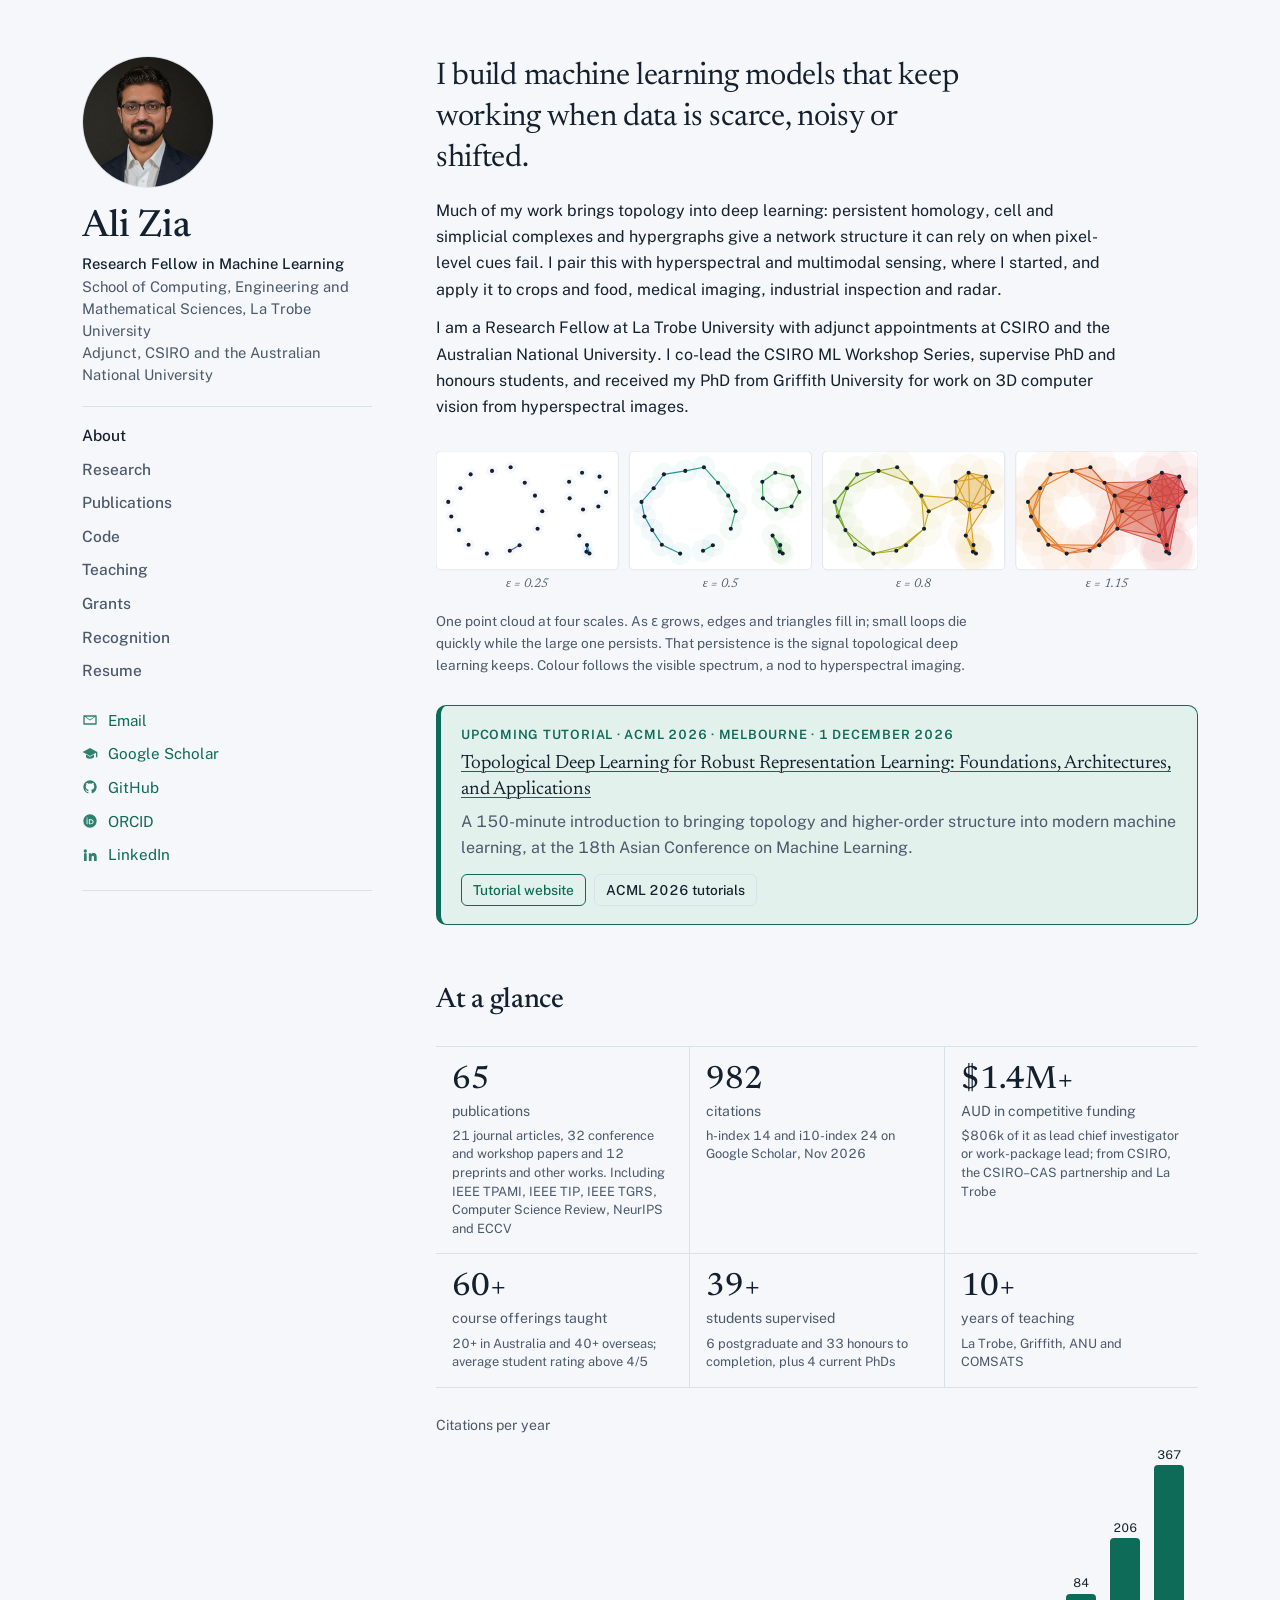
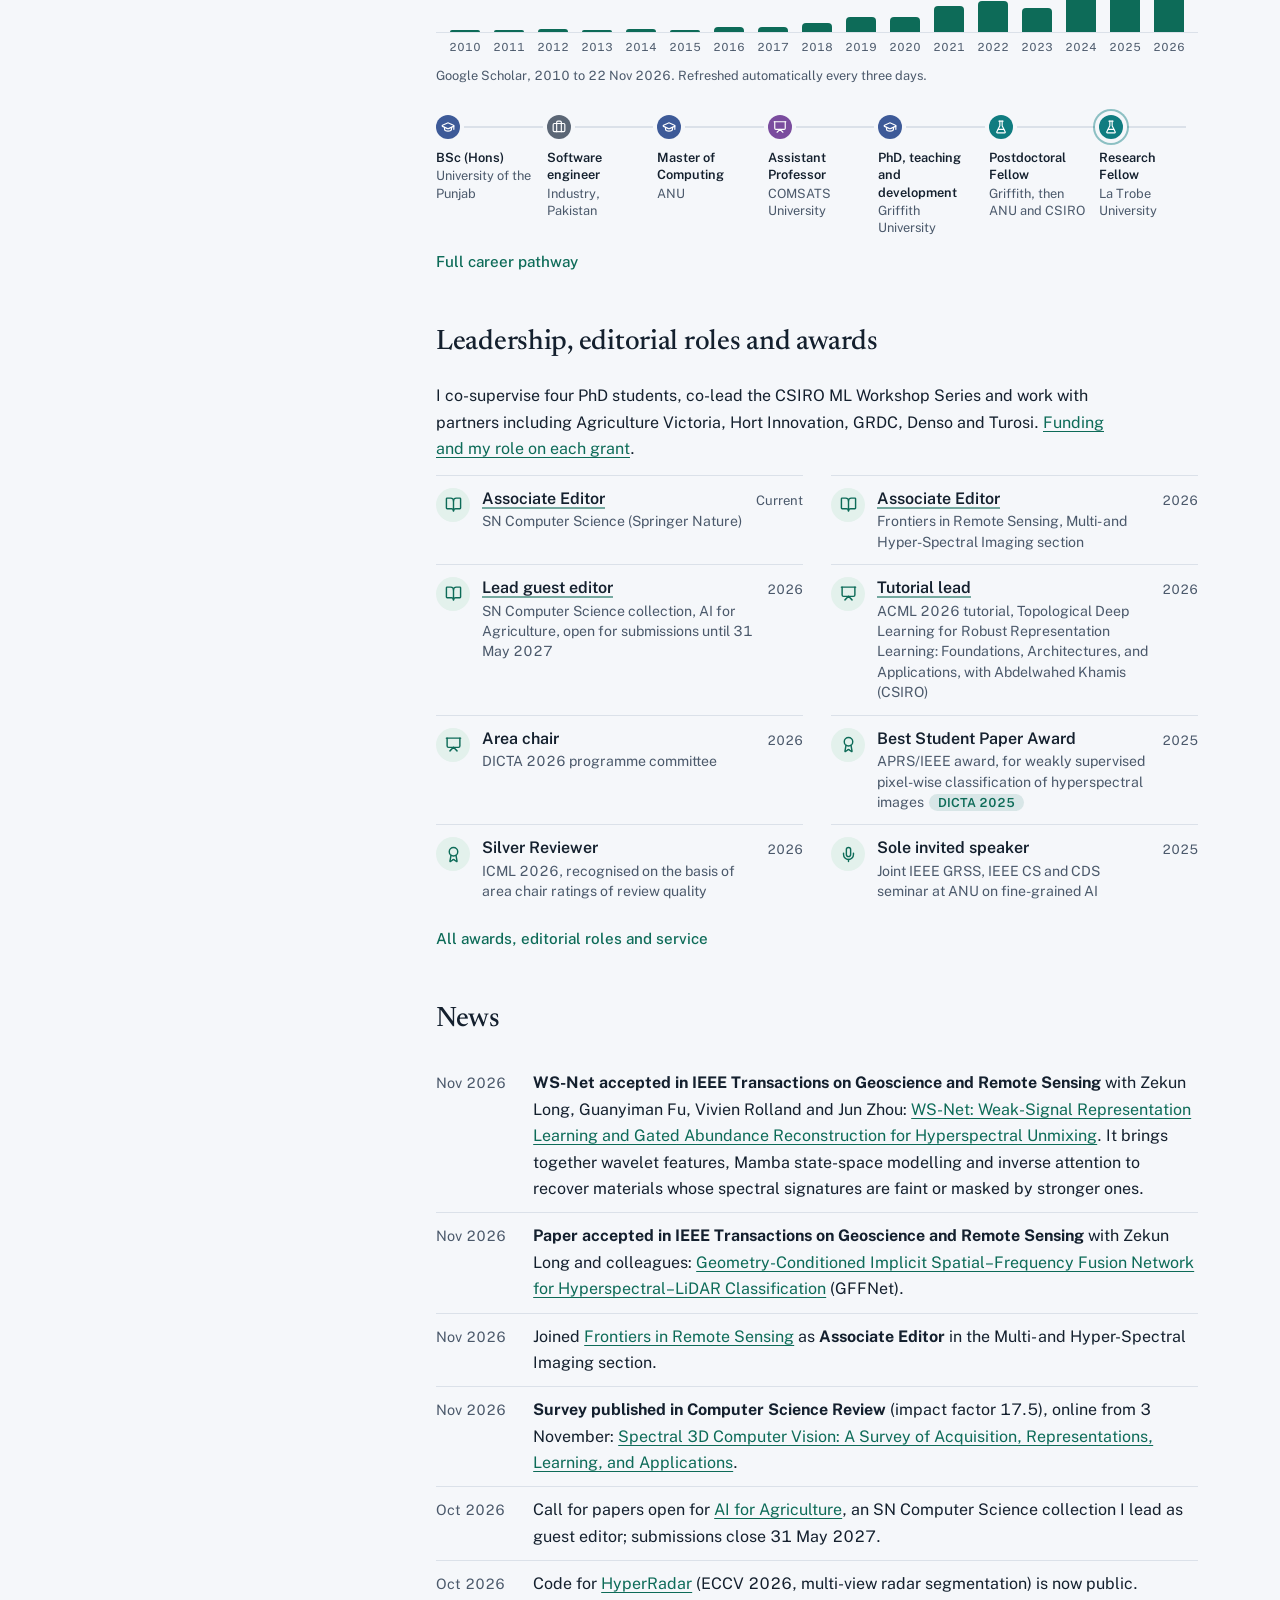
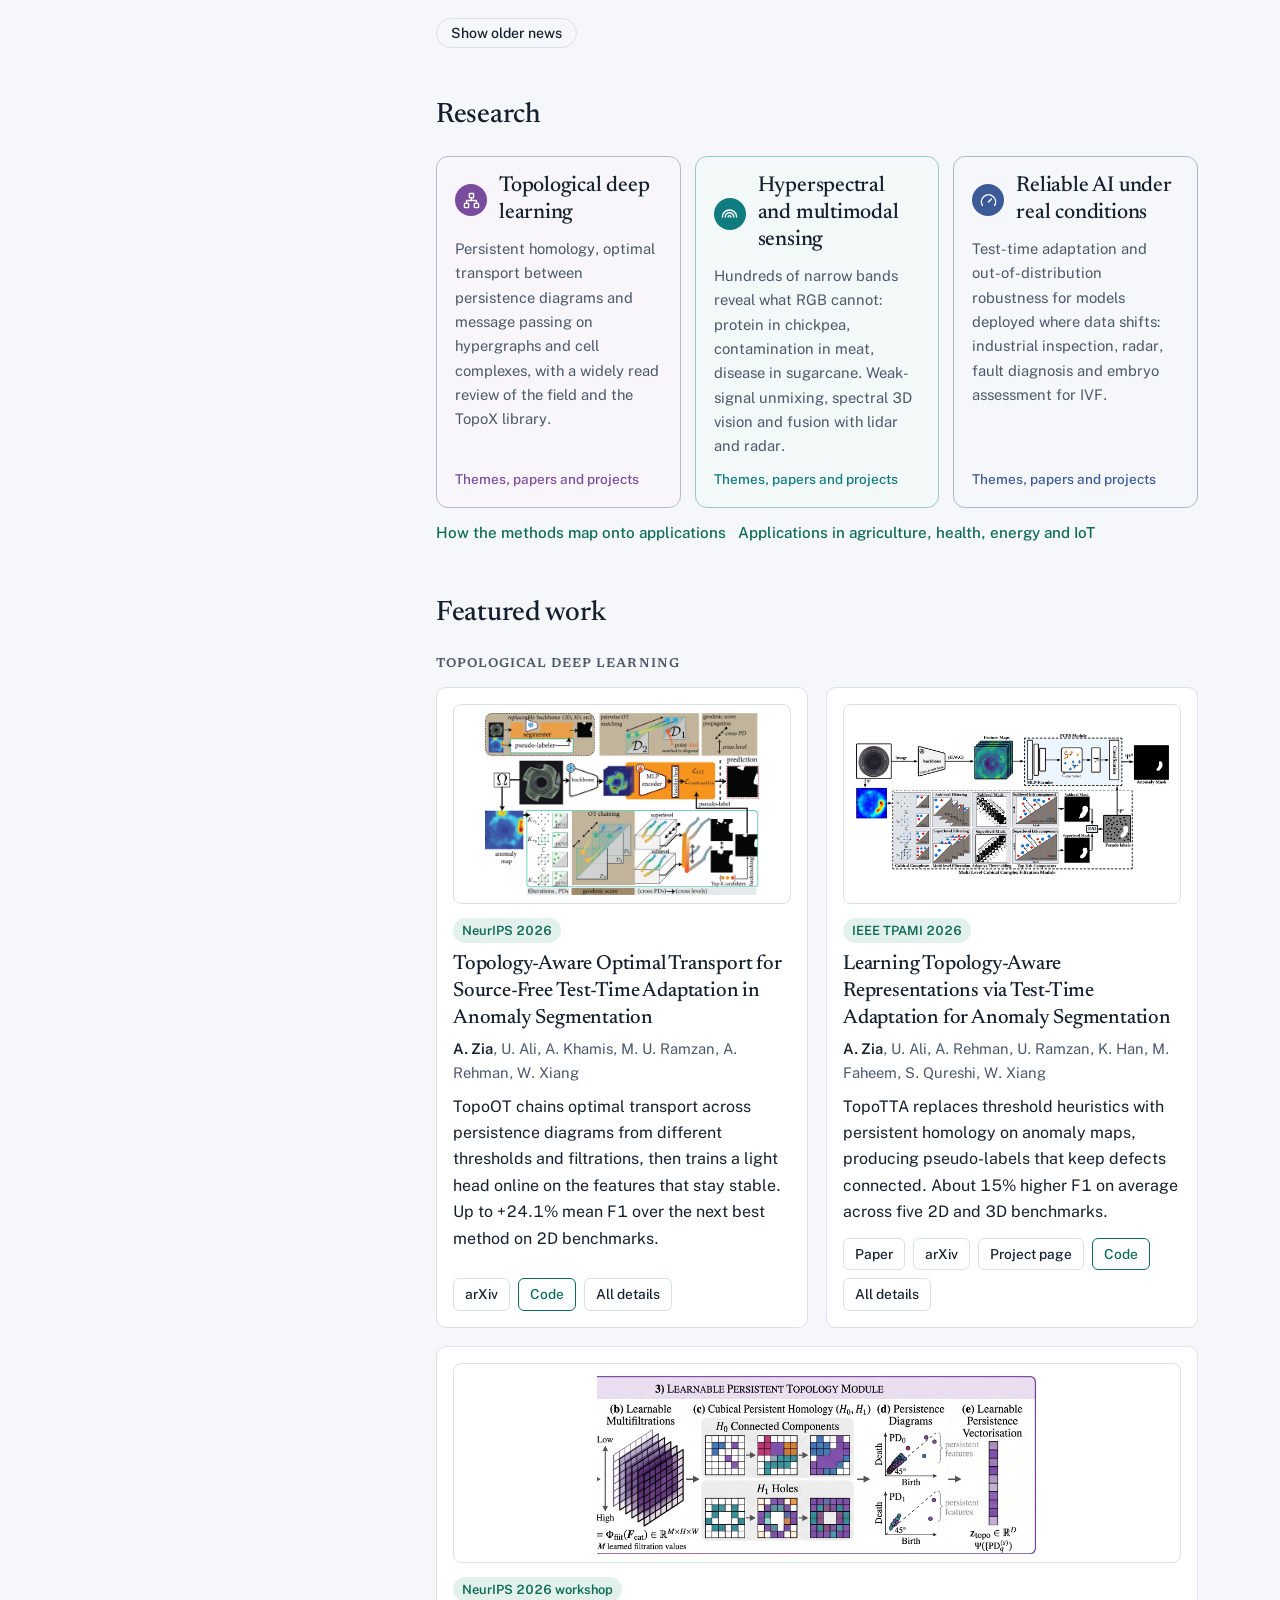
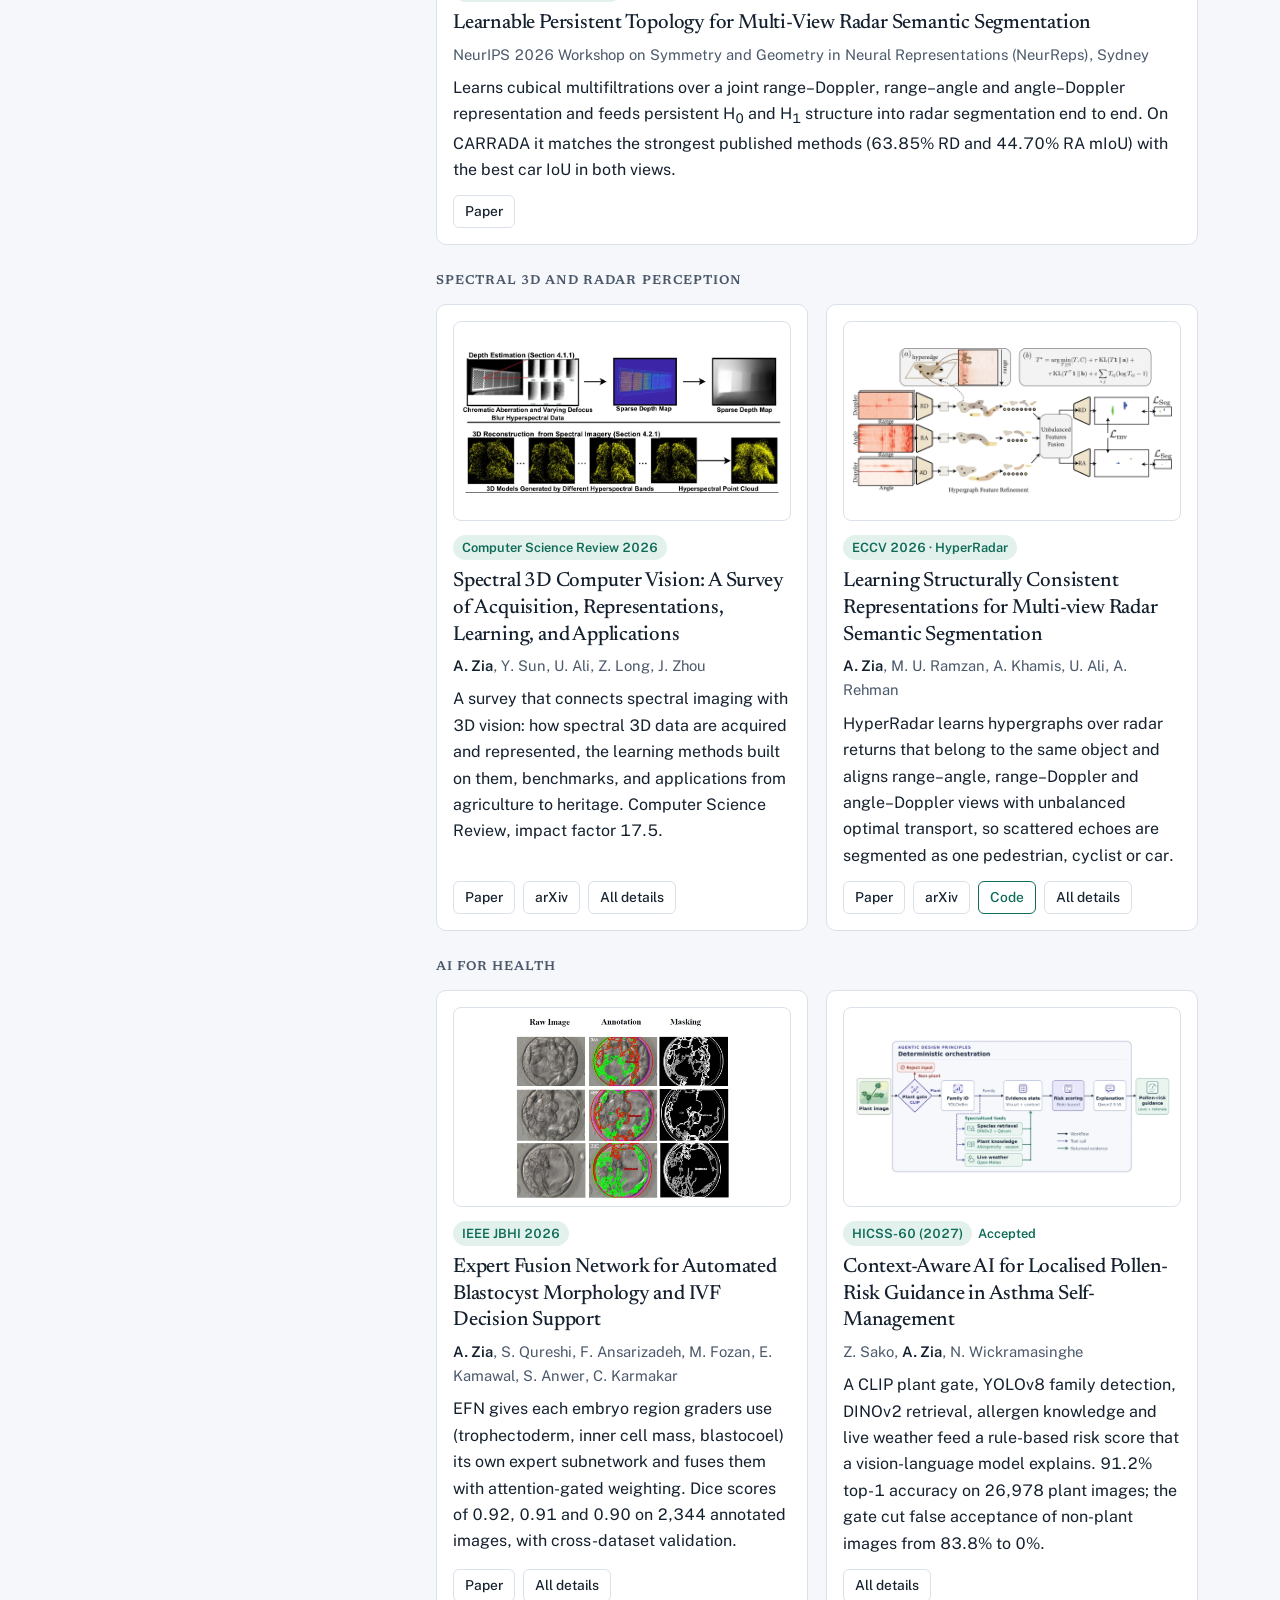
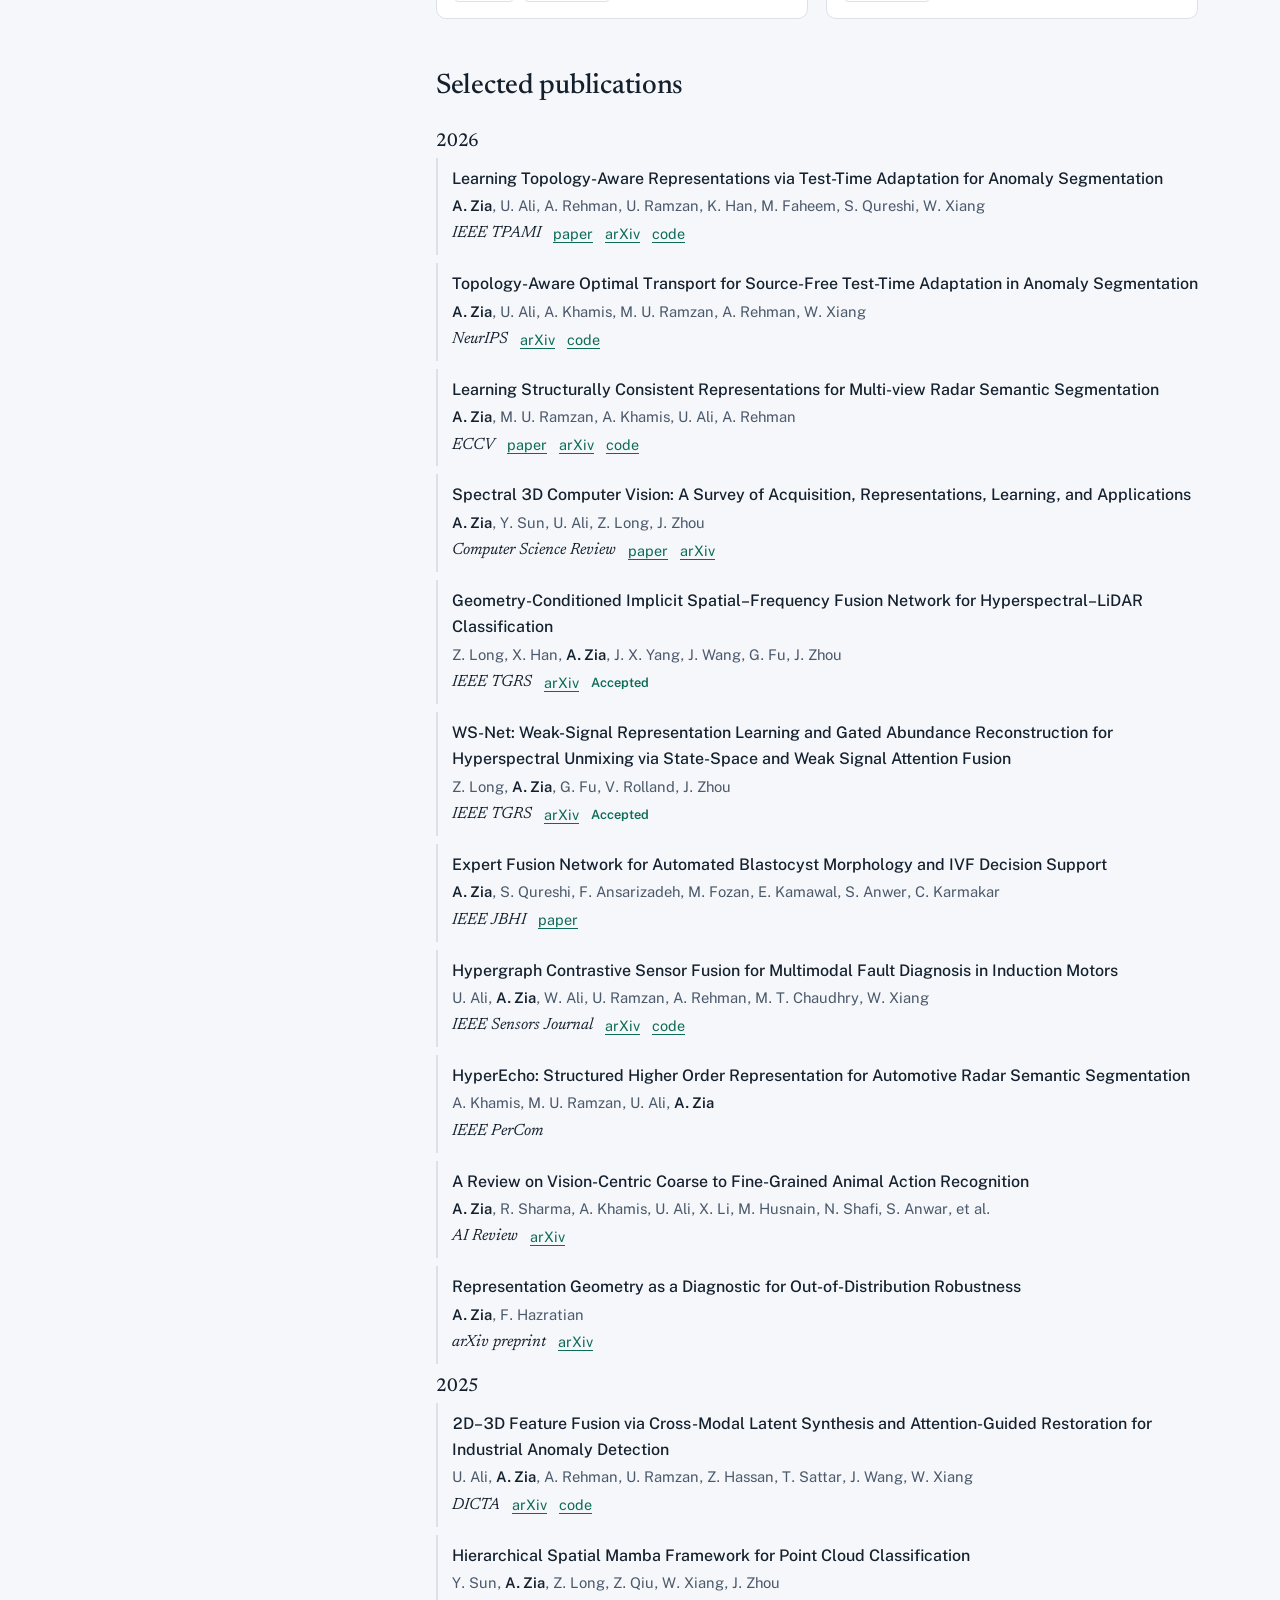
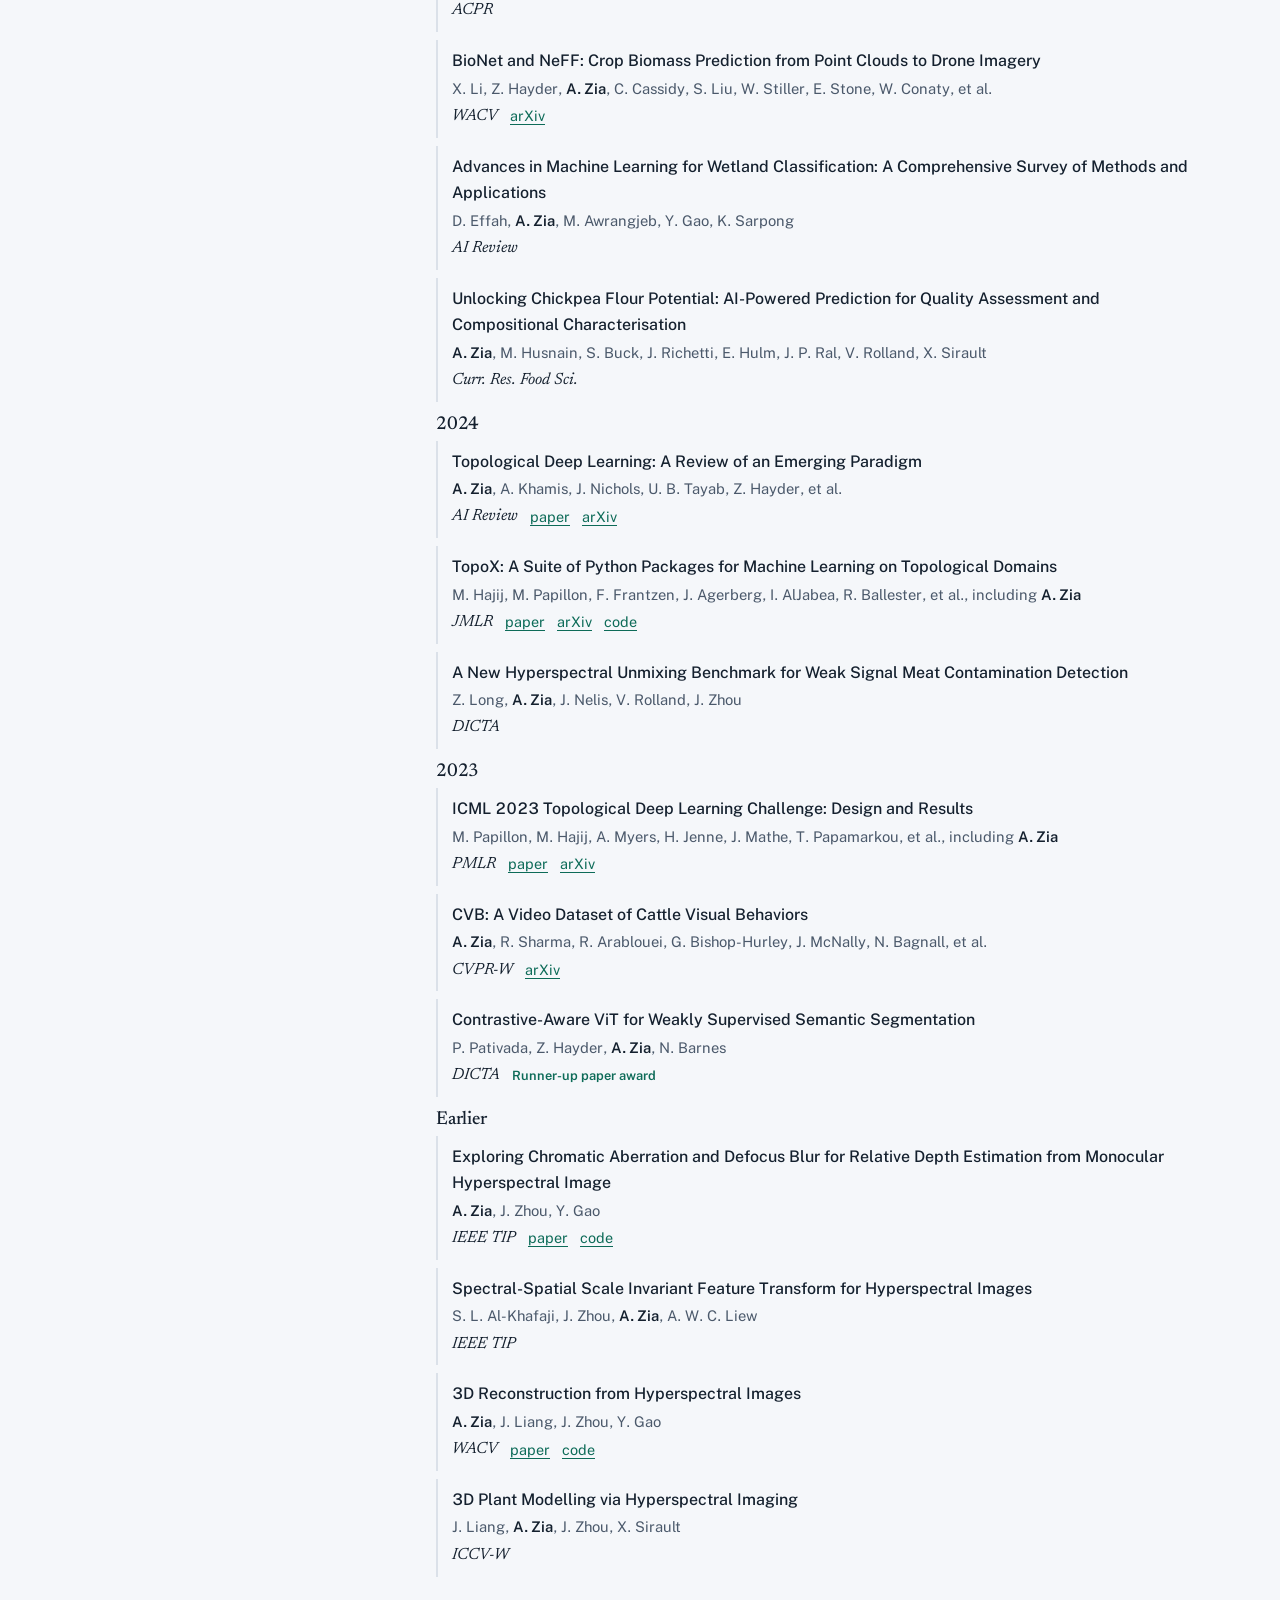
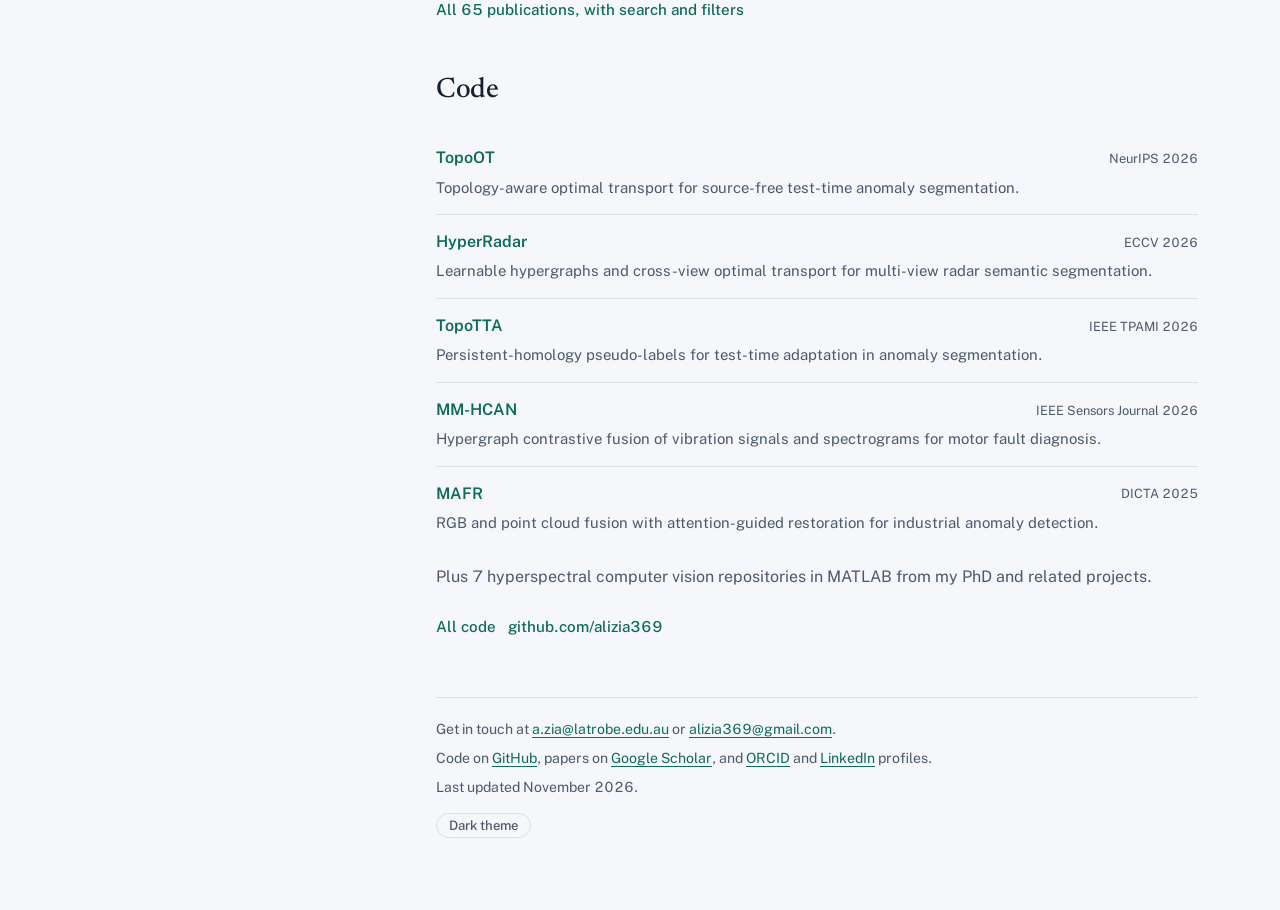
<file: index.html>
<!doctype html>
<html lang="en">
<head>
<meta charset="utf-8">
<meta name="viewport" content="width=device-width, initial-scale=1">
<title>Ali Zia, machine learning researcher</title>
<meta name="description" content="Ali Zia is a machine learning researcher at La Trobe University working on topological deep learning, hyperspectral imaging and reliable AI for agriculture, health and industry.">
<link rel="canonical" href="https://alizia369.github.io/">
<meta property="og:title" content="Ali Zia, machine learning researcher">
<meta property="og:description" content="Ali Zia is a machine learning researcher at La Trobe University working on topological deep learning, hyperspectral imaging and reliable AI for agriculture, health and industry.">
<meta property="og:image" content="https://alizia369.github.io/assets/img/profile.jpg">
<meta property="og:url" content="https://alizia369.github.io/">
<meta name="theme-color" content="#f5f7fa">
<link rel="icon" href="data:image/svg+xml,%3Csvg xmlns='http://www.w3.org/2000/svg' viewBox='0 0 32 32'%3E%3Crect width='32' height='32' rx='7' fill='%2314202e'/%3E%3Ccircle cx='10' cy='21' r='3' fill='%235daa3a'/%3E%3Ccircle cx='16' cy='10' r='3' fill='%232f6fd0'/%3E%3Ccircle cx='23' cy='20' r='3' fill='%23e2792e'/%3E%3Cpath d='M10 21 16 10 23 20Z' fill='none' stroke='%23cfd8e3' stroke-width='1.5'/%3E%3C/svg%3E">
<link rel="preconnect" href="https://fonts.googleapis.com">
<link rel="preconnect" href="https://fonts.gstatic.com" crossorigin>
<link href="https://fonts.googleapis.com/css2?family=Newsreader:ital,opsz,wght@0,6..72,400;0,6..72,500;0,6..72,600;1,6..72,400&family=Public+Sans:wght@400;500;600&display=swap" rel="stylesheet">
<link rel="stylesheet" href="/assets/css/site.css">
</head>
<body>
<a class="skip" href="#content">Skip to content</a>
<div class="shell">
  <aside class="id" aria-label="Profile">
    <div class="id-top">
      <div class="portrait"><img src="/assets/img/profile.jpg" alt="Ali Zia" width="239" height="239"></div>
      <div>
        <a class="name" href="/">Ali Zia</a>
        <p class="role"><strong>Research Fellow in Machine Learning</strong><br>School of Computing, Engineering and Mathematical Sciences, La Trobe University<br>Adjunct, CSIRO and the Australian National University</p>
      </div>
    </div>
    <nav aria-label="Site"><ul class="menu"><li><a href="/" aria-current="page">About</a></li><li><a href="/research/">Research</a></li><li><a href="/publications/">Publications</a></li><li><a href="/code/">Code</a></li><li><a href="/teaching/">Teaching</a></li><li><a href="/grants/">Grants</a></li><li><a href="/recognition/">Recognition</a></li><li><a href="/resume/">Resume</a></li></ul></nav>
    <ul class="links"><li><a href="mailto:a.zia@latrobe.edu.au"><svg viewBox="0 0 24 24" aria-hidden="true"><path d="M3 5h18a1 1 0 0 1 1 1v12a1 1 0 0 1-1 1H3a1 1 0 0 1-1-1V6a1 1 0 0 1 1-1Zm1 2.3V17h16V7.3l-8 5.4-8-5.4ZM5.6 7 12 11.3 18.4 7H5.6Z"/></svg>Email</a></li><li><a href="https://scholar.google.com/citations?user=BVBJ06QAAAAJ"><svg viewBox="0 0 24 24" aria-hidden="true"><path d="M12 3 1 9l11 6 9-4.9V17h2V9L12 3Zm-6 9.7V16c0 1.7 2.7 3 6 3s6-1.3 6-3v-3.3l-6 3.3-6-3.3Z"/></svg>Google Scholar</a></li><li><a href="https://github.com/alizia369"><svg viewBox="0 0 24 24" aria-hidden="true"><path d="M12 2a10 10 0 0 0-3.2 19.5c.5.1.7-.2.7-.5v-1.7c-2.8.6-3.4-1.3-3.4-1.3-.5-1.2-1.1-1.5-1.1-1.5-.9-.6.1-.6.1-.6 1 .1 1.5 1 1.5 1 .9 1.6 2.4 1.1 3 .9.1-.7.4-1.1.6-1.4-2.2-.3-4.6-1.1-4.6-5a3.9 3.9 0 0 1 1-2.7 3.6 3.6 0 0 1 .1-2.7s.8-.3 2.8 1a9.6 9.6 0 0 1 5 0c1.9-1.3 2.8-1 2.8-1 .5 1.4.2 2.4.1 2.7a3.9 3.9 0 0 1 1 2.7c0 3.9-2.3 4.7-4.6 5 .4.3.7.9.7 1.9V21c0 .3.2.6.7.5A10 10 0 0 0 12 2Z"/></svg>GitHub</a></li><li><a href="https://orcid.org/0000-0003-4819-6666"><svg viewBox="0 0 24 24" aria-hidden="true"><path d="M12 2a10 10 0 1 0 0 20 10 10 0 0 0 0-20ZM8.3 17H6.9V9.4h1.4V17Zm-.7-8.6a.9.9 0 1 1 0-1.8.9.9 0 0 1 0 1.8ZM17.3 13.2c0 2.2-1.6 3.8-4 3.8h-3V9.4h3c2.4 0 4 1.6 4 3.8Zm-1.4 0c0-1.5-1-2.5-2.7-2.5h-1.5v5h1.5c1.7 0 2.7-1 2.7-2.5Z"/></svg>ORCID</a></li><li><a href="https://www.linkedin.com/in/ali-zia-0411b123/"><svg viewBox="0 0 24 24" aria-hidden="true"><path d="M4.98 3.5a2.5 2.5 0 1 1 0 5 2.5 2.5 0 0 1 0-5ZM3 9.5h4V21H3V9.5Zm6.5 0h3.8v1.6h.1c.5-1 1.8-2 3.8-2 4 0 4.8 2.6 4.8 6V21h-4v-5.2c0-1.2 0-2.8-1.7-2.8s-2 1.3-2 2.7V21h-4V9.5Z"/></svg>LinkedIn</a></li></ul>
    <div class="metrics">
      <p><b>982</b> citations, h-index <b>14</b></p>
      <p>Google Scholar, Nov 2026</p>
    </div>
  </aside>
  <main id="content">

    <section id="about" aria-label="About">
      <p class="lede">I build machine learning models that keep working when data is scarce, noisy or shifted.</p>
      <div class="measure">
        <p>Much of my work brings topology into deep learning: persistent homology, cell and simplicial complexes and hypergraphs give a network structure it can rely on when pixel-level cues fail. I pair this with hyperspectral and multimodal sensing, where I started, and apply it to crops and food, medical imaging, industrial inspection and radar.</p>
        <p>I am a Research Fellow at La Trobe University with adjunct appointments at CSIRO and the Australian National University. I co-lead the CSIRO ML Workshop Series, supervise PhD and honours students, and received my PhD from Griffith University for work on 3D computer vision from hyperspectral images.</p>
      </div>
      <figure class="fig-hero">
        <div class="filtration-wrap"><svg class="filtration" viewBox="0 0 962 180" role="img" aria-labelledby="filt-title filt-desc" xmlns="http://www.w3.org/2000/svg"><defs><clipPath id="fc0"><rect x="0" y="0" width="230" height="150" rx="6"/></clipPath><clipPath id="fc1"><rect x="244" y="0" width="230" height="150" rx="6"/></clipPath><clipPath id="fc2"><rect x="488" y="0" width="230" height="150" rx="6"/></clipPath><clipPath id="fc3"><rect x="732" y="0" width="230" height="150" rx="6"/></clipPath></defs>
<title id="filt-title">A Vietoris–Rips filtration at four scales</title>
<desc id="filt-desc">The same point cloud shown at four increasing scales. Edges and triangles appear as the scale grows; a large loop forms and persists across scales while small loops fill in quickly.</desc>
<g><rect x="0" y="0" width="230" height="150" rx="6" class="f-frame"/><g clip-path="url(#fc0)">

<circle cx="134.1" cy="76.0" r="7.2" fill="#3769cb" fill-opacity="0.05"/>
<circle cx="124.9" cy="56.4" r="7.2" fill="#3966ca" fill-opacity="0.05"/>
<circle cx="112.0" cy="40.1" r="7.2" fill="#3d64c8" fill-opacity="0.05"/>
<circle cx="94.2" cy="20.5" r="7.2" fill="#4260c5" fill-opacity="0.05"/>
<circle cx="70.7" cy="25.1" r="7.2" fill="#485bc2" fill-opacity="0.05"/>
<circle cx="43.7" cy="29.5" r="7.2" fill="#4f55be" fill-opacity="0.05"/>
<circle cx="30.8" cy="47.0" r="7.2" fill="#5352bc" fill-opacity="0.05"/>
<circle cx="15.4" cy="64.3" r="7.2" fill="#574eb9" fill-opacity="0.05"/>
<circle cx="19.2" cy="82.7" r="7.2" fill="#564fba" fill-opacity="0.05"/>
<circle cx="28.9" cy="99.9" r="7.2" fill="#5351bb" fill-opacity="0.05"/>
<circle cx="41.1" cy="118.3" r="7.2" fill="#5054bd" fill-opacity="0.05"/>
<circle cx="64.2" cy="129.5" r="7.2" fill="#4a59c1" fill-opacity="0.05"/>
<circle cx="93.1" cy="126.0" r="7.2" fill="#425fc5" fill-opacity="0.05"/>
<circle cx="105.5" cy="119.0" r="7.2" fill="#3f62c7" fill-opacity="0.05"/>
<circle cx="128.2" cy="98.1" r="7.2" fill="#3967cb" fill-opacity="0.05"/>
<circle cx="214.6" cy="51.7" r="7.2" fill="#2a7ebc" fill-opacity="0.05"/>
<circle cx="206.4" cy="32.4" r="7.2" fill="#2b7bbf" fill-opacity="0.05"/>
<circle cx="184.4" cy="27.4" r="7.2" fill="#2d75c8" fill-opacity="0.05"/>
<circle cx="168.0" cy="38.9" r="7.2" fill="#2f70ce" fill-opacity="0.05"/>
<circle cx="168.7" cy="59.8" r="7.2" fill="#2e70ce" fill-opacity="0.05"/>
<circle cx="185.6" cy="73.8" r="7.2" fill="#2d75c7" fill-opacity="0.05"/>
<circle cx="204.9" cy="70.0" r="7.2" fill="#2b7bc0" fill-opacity="0.05"/>
<circle cx="193.7" cy="129.4" r="7.2" fill="#2c78c4" fill-opacity="0.05"/>
<circle cx="190.6" cy="118.8" r="7.2" fill="#2c77c5" fill-opacity="0.05"/>
<circle cx="180.9" cy="106.8" r="7.2" fill="#2d74c9" fill-opacity="0.05"/>
<circle cx="189.9" cy="127.2" r="7.2" fill="#2c77c6" fill-opacity="0.05"/>
<polygon points="193.7,129.4 190.6,118.8 189.9,127.2" fill="#2c77c5" fill-opacity="0.13"/>
<line x1="193.7" y1="129.4" x2="189.9" y2="127.2" stroke="#2c77c5" stroke-width="1.4" stroke-linecap="round"/>
<line x1="190.6" y1="118.8" x2="189.9" y2="127.2" stroke="#2c77c5" stroke-width="1.4" stroke-linecap="round"/>
<line x1="193.7" y1="129.4" x2="190.6" y2="118.8" stroke="#2c77c5" stroke-width="1.4" stroke-linecap="round"/>
<line x1="93.1" y1="126.0" x2="105.5" y2="119.0" stroke="#4061c6" stroke-width="1.4" stroke-linecap="round"/>
<circle cx="134.1" cy="76.0" r="2.6" class="f-pt"/>
<circle cx="124.9" cy="56.4" r="2.6" class="f-pt"/>
<circle cx="112.0" cy="40.1" r="2.6" class="f-pt"/>
<circle cx="94.2" cy="20.5" r="2.6" class="f-pt"/>
<circle cx="70.7" cy="25.1" r="2.6" class="f-pt"/>
<circle cx="43.7" cy="29.5" r="2.6" class="f-pt"/>
<circle cx="30.8" cy="47.0" r="2.6" class="f-pt"/>
<circle cx="15.4" cy="64.3" r="2.6" class="f-pt"/>
<circle cx="19.2" cy="82.7" r="2.6" class="f-pt"/>
<circle cx="28.9" cy="99.9" r="2.6" class="f-pt"/>
<circle cx="41.1" cy="118.3" r="2.6" class="f-pt"/>
<circle cx="64.2" cy="129.5" r="2.6" class="f-pt"/>
<circle cx="93.1" cy="126.0" r="2.6" class="f-pt"/>
<circle cx="105.5" cy="119.0" r="2.6" class="f-pt"/>
<circle cx="128.2" cy="98.1" r="2.6" class="f-pt"/>
<circle cx="214.6" cy="51.7" r="2.6" class="f-pt"/>
<circle cx="206.4" cy="32.4" r="2.6" class="f-pt"/>
<circle cx="184.4" cy="27.4" r="2.6" class="f-pt"/>
<circle cx="168.0" cy="38.9" r="2.6" class="f-pt"/>
<circle cx="168.7" cy="59.8" r="2.6" class="f-pt"/>
<circle cx="185.6" cy="73.8" r="2.6" class="f-pt"/>
<circle cx="204.9" cy="70.0" r="2.6" class="f-pt"/>
<circle cx="193.7" cy="129.4" r="2.6" class="f-pt"/>
<circle cx="190.6" cy="118.8" r="2.6" class="f-pt"/>
<circle cx="180.9" cy="106.8" r="2.6" class="f-pt"/>
<circle cx="189.9" cy="127.2" r="2.6" class="f-pt"/>


</g><text x="115.0" y="172" text-anchor="middle" class="f-lab">ε = 0.25</text></g><g><rect x="244" y="0" width="230" height="150" rx="6" class="f-frame"/><g clip-path="url(#fc1)">

<circle cx="378.1" cy="76.0" r="14.5" fill="#33a273" fill-opacity="0.05"/>
<circle cx="368.9" cy="56.4" r="14.5" fill="#2fa178" fill-opacity="0.05"/>
<circle cx="356.0" cy="40.1" r="14.5" fill="#2aa07f" fill-opacity="0.05"/>
<circle cx="338.2" cy="20.5" r="14.5" fill="#239f89" fill-opacity="0.05"/>
<circle cx="314.7" cy="25.1" r="14.5" fill="#1f9a94" fill-opacity="0.05"/>
<circle cx="287.7" cy="29.5" r="14.5" fill="#22939f" fill-opacity="0.05"/>
<circle cx="274.8" cy="47.0" r="14.5" fill="#238fa4" fill-opacity="0.05"/>
<circle cx="259.4" cy="64.3" r="14.5" fill="#258baa" fill-opacity="0.05"/>
<circle cx="263.2" cy="82.7" r="14.5" fill="#258ca8" fill-opacity="0.05"/>
<circle cx="272.9" cy="99.9" r="14.5" fill="#248ea5" fill-opacity="0.05"/>
<circle cx="285.1" cy="118.3" r="14.5" fill="#2292a0" fill-opacity="0.05"/>
<circle cx="308.2" cy="129.5" r="14.5" fill="#209996" fill-opacity="0.05"/>
<circle cx="337.1" cy="126.0" r="14.5" fill="#229f89" fill-opacity="0.05"/>
<circle cx="349.5" cy="119.0" r="14.5" fill="#27a083" fill-opacity="0.05"/>
<circle cx="372.2" cy="98.1" r="14.5" fill="#30a276" fill-opacity="0.05"/>
<circle cx="458.6" cy="51.7" r="14.5" fill="#54a846" fill-opacity="0.05"/>
<circle cx="450.4" cy="32.4" r="14.5" fill="#50a84b" fill-opacity="0.05"/>
<circle cx="428.4" cy="27.4" r="14.5" fill="#47a657" fill-opacity="0.05"/>
<circle cx="412.0" cy="38.9" r="14.5" fill="#41a560" fill-opacity="0.05"/>
<circle cx="412.7" cy="59.8" r="14.5" fill="#41a560" fill-opacity="0.05"/>
<circle cx="429.6" cy="73.8" r="14.5" fill="#48a656" fill-opacity="0.05"/>
<circle cx="448.9" cy="70.0" r="14.5" fill="#50a74c" fill-opacity="0.05"/>
<circle cx="437.7" cy="129.4" r="14.5" fill="#4ba752" fill-opacity="0.05"/>
<circle cx="434.6" cy="118.8" r="14.5" fill="#4aa654" fill-opacity="0.05"/>
<circle cx="424.9" cy="106.8" r="14.5" fill="#46a659" fill-opacity="0.05"/>
<circle cx="433.9" cy="127.2" r="14.5" fill="#4aa654" fill-opacity="0.05"/>
<polygon points="437.7,129.4 434.6,118.8 433.9,127.2" fill="#4aa653" fill-opacity="0.13"/>
<polygon points="434.6,118.8 424.9,106.8 433.9,127.2" fill="#49a656" fill-opacity="0.13"/>
<polygon points="437.7,129.4 434.6,118.8 424.9,106.8" fill="#49a655" fill-opacity="0.13"/>
<polygon points="437.7,129.4 424.9,106.8 433.9,127.2" fill="#49a655" fill-opacity="0.13"/>
<line x1="437.7" y1="129.4" x2="433.9" y2="127.2" stroke="#4ba653" stroke-width="1.4" stroke-linecap="round"/>
<line x1="434.6" y1="118.8" x2="433.9" y2="127.2" stroke="#4aa654" stroke-width="1.4" stroke-linecap="round"/>
<line x1="437.7" y1="129.4" x2="434.6" y2="118.8" stroke="#4ba753" stroke-width="1.4" stroke-linecap="round"/>
<line x1="337.1" y1="126.0" x2="349.5" y2="119.0" stroke="#259f86" stroke-width="1.4" stroke-linecap="round"/>
<line x1="434.6" y1="118.8" x2="424.9" y2="106.8" stroke="#48a656" stroke-width="1.4" stroke-linecap="round"/>
<line x1="259.4" y1="64.3" x2="263.2" y2="82.7" stroke="#258ba9" stroke-width="1.4" stroke-linecap="round"/>
<line x1="429.6" y1="73.8" x2="448.9" y2="70.0" stroke="#4ca751" stroke-width="1.4" stroke-linecap="round"/>
<line x1="263.2" y1="82.7" x2="272.9" y2="99.9" stroke="#248da6" stroke-width="1.4" stroke-linecap="round"/>
<line x1="428.4" y1="27.4" x2="412.0" y2="38.9" stroke="#44a55c" stroke-width="1.4" stroke-linecap="round"/>
<line x1="458.6" y1="51.7" x2="448.9" y2="70.0" stroke="#52a849" stroke-width="1.4" stroke-linecap="round"/>
<line x1="368.9" y1="56.4" x2="356.0" y2="40.1" stroke="#2ca17b" stroke-width="1.4" stroke-linecap="round"/>
<line x1="412.0" y1="38.9" x2="412.7" y2="59.8" stroke="#41a560" stroke-width="1.4" stroke-linecap="round"/>
<line x1="458.6" y1="51.7" x2="450.4" y2="32.4" stroke="#52a849" stroke-width="1.4" stroke-linecap="round"/>
<line x1="378.1" y1="76.0" x2="368.9" y2="56.4" stroke="#31a275" stroke-width="1.4" stroke-linecap="round"/>
<line x1="287.7" y1="29.5" x2="274.8" y2="47.0" stroke="#2391a1" stroke-width="1.4" stroke-linecap="round"/>
<line x1="412.7" y1="59.8" x2="429.6" y2="73.8" stroke="#45a55b" stroke-width="1.4" stroke-linecap="round"/>
<line x1="272.9" y1="99.9" x2="285.1" y2="118.3" stroke="#2390a2" stroke-width="1.4" stroke-linecap="round"/>
<line x1="424.9" y1="106.8" x2="433.9" y2="127.2" stroke="#48a656" stroke-width="1.4" stroke-linecap="round"/>
<line x1="450.4" y1="32.4" x2="428.4" y2="27.4" stroke="#4ca751" stroke-width="1.4" stroke-linecap="round"/>
<line x1="378.1" y1="76.0" x2="372.2" y2="98.1" stroke="#32a274" stroke-width="1.4" stroke-linecap="round"/>
<line x1="274.8" y1="47.0" x2="259.4" y2="64.3" stroke="#248da7" stroke-width="1.4" stroke-linecap="round"/>
<line x1="338.2" y1="20.5" x2="314.7" y2="25.1" stroke="#1e9e8f" stroke-width="1.4" stroke-linecap="round"/>
<line x1="285.1" y1="118.3" x2="308.2" y2="129.5" stroke="#21959b" stroke-width="1.4" stroke-linecap="round"/>
<line x1="437.7" y1="129.4" x2="424.9" y2="106.8" stroke="#49a655" stroke-width="1.4" stroke-linecap="round"/>
<line x1="356.0" y1="40.1" x2="338.2" y2="20.5" stroke="#26a084" stroke-width="1.4" stroke-linecap="round"/>
<line x1="314.7" y1="25.1" x2="287.7" y2="29.5" stroke="#219799" stroke-width="1.4" stroke-linecap="round"/>
<circle cx="378.1" cy="76.0" r="2.6" class="f-pt"/>
<circle cx="368.9" cy="56.4" r="2.6" class="f-pt"/>
<circle cx="356.0" cy="40.1" r="2.6" class="f-pt"/>
<circle cx="338.2" cy="20.5" r="2.6" class="f-pt"/>
<circle cx="314.7" cy="25.1" r="2.6" class="f-pt"/>
<circle cx="287.7" cy="29.5" r="2.6" class="f-pt"/>
<circle cx="274.8" cy="47.0" r="2.6" class="f-pt"/>
<circle cx="259.4" cy="64.3" r="2.6" class="f-pt"/>
<circle cx="263.2" cy="82.7" r="2.6" class="f-pt"/>
<circle cx="272.9" cy="99.9" r="2.6" class="f-pt"/>
<circle cx="285.1" cy="118.3" r="2.6" class="f-pt"/>
<circle cx="308.2" cy="129.5" r="2.6" class="f-pt"/>
<circle cx="337.1" cy="126.0" r="2.6" class="f-pt"/>
<circle cx="349.5" cy="119.0" r="2.6" class="f-pt"/>
<circle cx="372.2" cy="98.1" r="2.6" class="f-pt"/>
<circle cx="458.6" cy="51.7" r="2.6" class="f-pt"/>
<circle cx="450.4" cy="32.4" r="2.6" class="f-pt"/>
<circle cx="428.4" cy="27.4" r="2.6" class="f-pt"/>
<circle cx="412.0" cy="38.9" r="2.6" class="f-pt"/>
<circle cx="412.7" cy="59.8" r="2.6" class="f-pt"/>
<circle cx="429.6" cy="73.8" r="2.6" class="f-pt"/>
<circle cx="448.9" cy="70.0" r="2.6" class="f-pt"/>
<circle cx="437.7" cy="129.4" r="2.6" class="f-pt"/>
<circle cx="434.6" cy="118.8" r="2.6" class="f-pt"/>
<circle cx="424.9" cy="106.8" r="2.6" class="f-pt"/>
<circle cx="433.9" cy="127.2" r="2.6" class="f-pt"/>


</g><text x="359.0" y="172" text-anchor="middle" class="f-lab">ε = 0.5</text></g><g><rect x="488" y="0" width="230" height="150" rx="6" class="f-frame"/><g clip-path="url(#fc2)">

<circle cx="622.1" cy="76.0" r="23.2" fill="#ccaa20" fill-opacity="0.05"/>
<circle cx="612.9" cy="56.4" r="23.2" fill="#c5aa22" fill-opacity="0.05"/>
<circle cx="600.0" cy="40.1" r="23.2" fill="#bbaa24" fill-opacity="0.05"/>
<circle cx="582.2" cy="20.5" r="23.2" fill="#adaa28" fill-opacity="0.05"/>
<circle cx="558.7" cy="25.1" r="23.2" fill="#9aaa2c" fill-opacity="0.05"/>
<circle cx="531.7" cy="29.5" r="23.2" fill="#85aa31" fill-opacity="0.05"/>
<circle cx="518.8" cy="47.0" r="23.2" fill="#7baa33" fill-opacity="0.05"/>
<circle cx="503.4" cy="64.3" r="23.2" fill="#6faa36" fill-opacity="0.05"/>
<circle cx="507.2" cy="82.7" r="23.2" fill="#72aa35" fill-opacity="0.05"/>
<circle cx="516.9" cy="99.9" r="23.2" fill="#79aa33" fill-opacity="0.05"/>
<circle cx="529.0" cy="118.3" r="23.2" fill="#83aa31" fill-opacity="0.05"/>
<circle cx="552.2" cy="129.5" r="23.2" fill="#95aa2d" fill-opacity="0.05"/>
<circle cx="581.1" cy="126.0" r="23.2" fill="#acaa28" fill-opacity="0.05"/>
<circle cx="593.5" cy="119.0" r="23.2" fill="#b5aa26" fill-opacity="0.05"/>
<circle cx="616.2" cy="98.1" r="23.2" fill="#c7aa21" fill-opacity="0.05"/>
<circle cx="702.6" cy="51.7" r="23.2" fill="#db9625" fill-opacity="0.05"/>
<circle cx="694.4" cy="32.4" r="23.2" fill="#da9824" fill-opacity="0.05"/>
<circle cx="672.4" cy="27.4" r="23.2" fill="#d99f22" fill-opacity="0.05"/>
<circle cx="656.0" cy="38.9" r="23.2" fill="#d8a420" fill-opacity="0.05"/>
<circle cx="656.7" cy="59.8" r="23.2" fill="#d8a320" fill-opacity="0.05"/>
<circle cx="673.6" cy="73.8" r="23.2" fill="#d99e22" fill-opacity="0.05"/>
<circle cx="692.9" cy="70.0" r="23.2" fill="#da9924" fill-opacity="0.05"/>
<circle cx="681.7" cy="129.4" r="23.2" fill="#d99c23" fill-opacity="0.05"/>
<circle cx="678.6" cy="118.8" r="23.2" fill="#d99d22" fill-opacity="0.05"/>
<circle cx="668.9" cy="106.8" r="23.2" fill="#d8a021" fill-opacity="0.05"/>
<circle cx="677.9" cy="127.2" r="23.2" fill="#d99d22" fill-opacity="0.05"/>
<polygon points="681.7,129.4 678.6,118.8 677.9,127.2" fill="#d99d22" fill-opacity="0.13"/>
<polygon points="678.6,118.8 668.9,106.8 677.9,127.2" fill="#d99e22" fill-opacity="0.13"/>
<polygon points="681.7,129.4 678.6,118.8 668.9,106.8" fill="#d99e22" fill-opacity="0.13"/>
<polygon points="681.7,129.4 668.9,106.8 677.9,127.2" fill="#d99e22" fill-opacity="0.13"/>
<polygon points="672.4,27.4 656.0,38.9 656.7,59.8" fill="#d8a221" fill-opacity="0.13"/>
<polygon points="702.6,51.7 673.6,73.8 692.9,70.0" fill="#da9a23" fill-opacity="0.13"/>
<polygon points="518.8,47.0 503.4,64.3 507.2,82.7" fill="#74aa35" fill-opacity="0.13"/>
<polygon points="656.7,59.8 673.6,73.8 692.9,70.0" fill="#d99e22" fill-opacity="0.13"/>
<polygon points="702.6,51.7 694.4,32.4 692.9,70.0" fill="#db9824" fill-opacity="0.13"/>
<polygon points="503.4,64.3 507.2,82.7 516.9,99.9" fill="#73aa35" fill-opacity="0.13"/>
<polygon points="702.6,51.7 694.4,32.4 672.4,27.4" fill="#da9a23" fill-opacity="0.13"/>
<polygon points="694.4,32.4 672.4,27.4 656.0,38.9" fill="#d99e22" fill-opacity="0.13"/>
<polygon points="656.0,38.9 656.7,59.8 673.6,73.8" fill="#d8a221" fill-opacity="0.13"/>
<polygon points="622.1,76.0 612.9,56.4 616.2,98.1" fill="#c8aa21" fill-opacity="0.13"/>
<polygon points="507.2,82.7 516.9,99.9 529.0,118.3" fill="#7aaa33" fill-opacity="0.13"/>
<polygon points="622.1,76.0 612.9,56.4 600.0,40.1" fill="#c4aa22" fill-opacity="0.13"/>
<polygon points="552.2,129.5 581.1,126.0 593.5,119.0" fill="#a7aa29" fill-opacity="0.13"/>
<polygon points="673.6,73.8 692.9,70.0 668.9,106.8" fill="#d99d22" fill-opacity="0.13"/>
<polygon points="622.1,76.0 612.9,56.4 656.7,59.8" fill="#d3aa1f" fill-opacity="0.13"/>
<polygon points="600.0,40.1 582.2,20.5 558.7,25.1" fill="#abaa28" fill-opacity="0.13"/>
<polygon points="531.7,29.5 518.8,47.0 503.4,64.3" fill="#7aaa33" fill-opacity="0.13"/>
<polygon points="581.1,126.0 593.5,119.0 616.2,98.1" fill="#b8aa25" fill-opacity="0.13"/>
<polygon points="673.6,73.8 678.6,118.8 668.9,106.8" fill="#d99e22" fill-opacity="0.13"/>
<polygon points="558.7,25.1 531.7,29.5 518.8,47.0" fill="#89aa30" fill-opacity="0.13"/>
<polygon points="516.9,99.9 529.0,118.3 552.2,129.5" fill="#86aa31" fill-opacity="0.13"/>
<polygon points="702.6,51.7 694.4,32.4 673.6,73.8" fill="#da9923" fill-opacity="0.13"/>
<polygon points="694.4,32.4 656.0,38.9 673.6,73.8" fill="#d99e22" fill-opacity="0.13"/>
<polygon points="694.4,32.4 673.6,73.8 692.9,70.0" fill="#da9a23" fill-opacity="0.13"/>
<polygon points="702.6,51.7 672.4,27.4 673.6,73.8" fill="#da9c23" fill-opacity="0.13"/>
<polygon points="694.4,32.4 672.4,27.4 673.6,73.8" fill="#d99c22" fill-opacity="0.13"/>
<polygon points="672.4,27.4 656.0,38.9 673.6,73.8" fill="#d8a021" fill-opacity="0.13"/>
<polygon points="672.4,27.4 656.7,59.8 673.6,73.8" fill="#d8a021" fill-opacity="0.13"/>
<line x1="681.7" y1="129.4" x2="677.9" y2="127.2" stroke="#d99d22" stroke-width="1.4" stroke-linecap="round"/>
<line x1="678.6" y1="118.8" x2="677.9" y2="127.2" stroke="#d99d22" stroke-width="1.4" stroke-linecap="round"/>
<line x1="681.7" y1="129.4" x2="678.6" y2="118.8" stroke="#d99c22" stroke-width="1.4" stroke-linecap="round"/>
<line x1="581.1" y1="126.0" x2="593.5" y2="119.0" stroke="#b1aa27" stroke-width="1.4" stroke-linecap="round"/>
<line x1="678.6" y1="118.8" x2="668.9" y2="106.8" stroke="#d99e22" stroke-width="1.4" stroke-linecap="round"/>
<line x1="503.4" y1="64.3" x2="507.2" y2="82.7" stroke="#70aa36" stroke-width="1.4" stroke-linecap="round"/>
<line x1="673.6" y1="73.8" x2="692.9" y2="70.0" stroke="#da9c23" stroke-width="1.4" stroke-linecap="round"/>
<line x1="507.2" y1="82.7" x2="516.9" y2="99.9" stroke="#75aa34" stroke-width="1.4" stroke-linecap="round"/>
<line x1="672.4" y1="27.4" x2="656.0" y2="38.9" stroke="#d8a121" stroke-width="1.4" stroke-linecap="round"/>
<line x1="702.6" y1="51.7" x2="692.9" y2="70.0" stroke="#db9724" stroke-width="1.4" stroke-linecap="round"/>
<line x1="612.9" y1="56.4" x2="600.0" y2="40.1" stroke="#c0aa23" stroke-width="1.4" stroke-linecap="round"/>
<line x1="656.0" y1="38.9" x2="656.7" y2="59.8" stroke="#d8a420" stroke-width="1.4" stroke-linecap="round"/>
<line x1="702.6" y1="51.7" x2="694.4" y2="32.4" stroke="#db9724" stroke-width="1.4" stroke-linecap="round"/>
<line x1="622.1" y1="76.0" x2="612.9" y2="56.4" stroke="#c8aa21" stroke-width="1.4" stroke-linecap="round"/>
<line x1="531.7" y1="29.5" x2="518.8" y2="47.0" stroke="#80aa32" stroke-width="1.4" stroke-linecap="round"/>
<line x1="656.7" y1="59.8" x2="673.6" y2="73.8" stroke="#d8a121" stroke-width="1.4" stroke-linecap="round"/>
<line x1="516.9" y1="99.9" x2="529.0" y2="118.3" stroke="#7eaa32" stroke-width="1.4" stroke-linecap="round"/>
<line x1="668.9" y1="106.8" x2="677.9" y2="127.2" stroke="#d99e22" stroke-width="1.4" stroke-linecap="round"/>
<line x1="694.4" y1="32.4" x2="672.4" y2="27.4" stroke="#da9b23" stroke-width="1.4" stroke-linecap="round"/>
<line x1="622.1" y1="76.0" x2="616.2" y2="98.1" stroke="#caaa21" stroke-width="1.4" stroke-linecap="round"/>
<line x1="518.8" y1="47.0" x2="503.4" y2="64.3" stroke="#75aa35" stroke-width="1.4" stroke-linecap="round"/>
<line x1="582.2" y1="20.5" x2="558.7" y2="25.1" stroke="#a3aa2a" stroke-width="1.4" stroke-linecap="round"/>
<line x1="529.0" y1="118.3" x2="552.2" y2="129.5" stroke="#8caa2f" stroke-width="1.4" stroke-linecap="round"/>
<line x1="681.7" y1="129.4" x2="668.9" y2="106.8" stroke="#d99e22" stroke-width="1.4" stroke-linecap="round"/>
<line x1="600.0" y1="40.1" x2="582.2" y2="20.5" stroke="#b4aa26" stroke-width="1.4" stroke-linecap="round"/>
<line x1="558.7" y1="25.1" x2="531.7" y2="29.5" stroke="#8faa2e" stroke-width="1.4" stroke-linecap="round"/>
<line x1="552.2" y1="129.5" x2="581.1" y2="126.0" stroke="#a0aa2a" stroke-width="1.4" stroke-linecap="round"/>
<line x1="593.5" y1="119.0" x2="616.2" y2="98.1" stroke="#beaa23" stroke-width="1.4" stroke-linecap="round"/>
<line x1="673.6" y1="73.8" x2="668.9" y2="106.8" stroke="#d99f22" stroke-width="1.4" stroke-linecap="round"/>
<line x1="672.4" y1="27.4" x2="656.7" y2="59.8" stroke="#d8a121" stroke-width="1.4" stroke-linecap="round"/>
<line x1="702.6" y1="51.7" x2="673.6" y2="73.8" stroke="#da9a23" stroke-width="1.4" stroke-linecap="round"/>
<line x1="518.8" y1="47.0" x2="507.2" y2="82.7" stroke="#76aa34" stroke-width="1.4" stroke-linecap="round"/>
<line x1="656.7" y1="59.8" x2="692.9" y2="70.0" stroke="#d99e22" stroke-width="1.4" stroke-linecap="round"/>
<line x1="694.4" y1="32.4" x2="692.9" y2="70.0" stroke="#da9824" stroke-width="1.4" stroke-linecap="round"/>
<line x1="503.4" y1="64.3" x2="516.9" y2="99.9" stroke="#74aa35" stroke-width="1.4" stroke-linecap="round"/>
<line x1="622.1" y1="76.0" x2="656.7" y2="59.8" stroke="#d6a91e" stroke-width="1.4" stroke-linecap="round"/>
<line x1="702.6" y1="51.7" x2="672.4" y2="27.4" stroke="#da9a23" stroke-width="1.4" stroke-linecap="round"/>
<line x1="694.4" y1="32.4" x2="656.0" y2="38.9" stroke="#d99e22" stroke-width="1.4" stroke-linecap="round"/>
<line x1="656.0" y1="38.9" x2="673.6" y2="73.8" stroke="#d8a121" stroke-width="1.4" stroke-linecap="round"/>
<line x1="612.9" y1="56.4" x2="616.2" y2="98.1" stroke="#c6aa22" stroke-width="1.4" stroke-linecap="round"/>
<line x1="507.2" y1="82.7" x2="529.0" y2="118.3" stroke="#7aaa33" stroke-width="1.4" stroke-linecap="round"/>
<line x1="622.1" y1="76.0" x2="600.0" y2="40.1" stroke="#c3aa22" stroke-width="1.4" stroke-linecap="round"/>
<line x1="552.2" y1="129.5" x2="593.5" y2="119.0" stroke="#a5aa29" stroke-width="1.4" stroke-linecap="round"/>
<line x1="692.9" y1="70.0" x2="668.9" y2="106.8" stroke="#d99c23" stroke-width="1.4" stroke-linecap="round"/>
<line x1="612.9" y1="56.4" x2="656.7" y2="59.8" stroke="#d6aa1e" stroke-width="1.4" stroke-linecap="round"/>
<line x1="600.0" y1="40.1" x2="558.7" y2="25.1" stroke="#aaaa28" stroke-width="1.4" stroke-linecap="round"/>
<line x1="531.7" y1="29.5" x2="503.4" y2="64.3" stroke="#7aaa33" stroke-width="1.4" stroke-linecap="round"/>
<line x1="581.1" y1="126.0" x2="616.2" y2="98.1" stroke="#b9aa25" stroke-width="1.4" stroke-linecap="round"/>
<line x1="673.6" y1="73.8" x2="678.6" y2="118.8" stroke="#d99e22" stroke-width="1.4" stroke-linecap="round"/>
<line x1="558.7" y1="25.1" x2="518.8" y2="47.0" stroke="#8aaa2f" stroke-width="1.4" stroke-linecap="round"/>
<line x1="516.9" y1="99.9" x2="552.2" y2="129.5" stroke="#87aa30" stroke-width="1.4" stroke-linecap="round"/>
<line x1="694.4" y1="32.4" x2="673.6" y2="73.8" stroke="#da9b23" stroke-width="1.4" stroke-linecap="round"/>
<line x1="672.4" y1="27.4" x2="673.6" y2="73.8" stroke="#d99f22" stroke-width="1.4" stroke-linecap="round"/>
<circle cx="622.1" cy="76.0" r="2.6" class="f-pt"/>
<circle cx="612.9" cy="56.4" r="2.6" class="f-pt"/>
<circle cx="600.0" cy="40.1" r="2.6" class="f-pt"/>
<circle cx="582.2" cy="20.5" r="2.6" class="f-pt"/>
<circle cx="558.7" cy="25.1" r="2.6" class="f-pt"/>
<circle cx="531.7" cy="29.5" r="2.6" class="f-pt"/>
<circle cx="518.8" cy="47.0" r="2.6" class="f-pt"/>
<circle cx="503.4" cy="64.3" r="2.6" class="f-pt"/>
<circle cx="507.2" cy="82.7" r="2.6" class="f-pt"/>
<circle cx="516.9" cy="99.9" r="2.6" class="f-pt"/>
<circle cx="529.0" cy="118.3" r="2.6" class="f-pt"/>
<circle cx="552.2" cy="129.5" r="2.6" class="f-pt"/>
<circle cx="581.1" cy="126.0" r="2.6" class="f-pt"/>
<circle cx="593.5" cy="119.0" r="2.6" class="f-pt"/>
<circle cx="616.2" cy="98.1" r="2.6" class="f-pt"/>
<circle cx="702.6" cy="51.7" r="2.6" class="f-pt"/>
<circle cx="694.4" cy="32.4" r="2.6" class="f-pt"/>
<circle cx="672.4" cy="27.4" r="2.6" class="f-pt"/>
<circle cx="656.0" cy="38.9" r="2.6" class="f-pt"/>
<circle cx="656.7" cy="59.8" r="2.6" class="f-pt"/>
<circle cx="673.6" cy="73.8" r="2.6" class="f-pt"/>
<circle cx="692.9" cy="70.0" r="2.6" class="f-pt"/>
<circle cx="681.7" cy="129.4" r="2.6" class="f-pt"/>
<circle cx="678.6" cy="118.8" r="2.6" class="f-pt"/>
<circle cx="668.9" cy="106.8" r="2.6" class="f-pt"/>
<circle cx="677.9" cy="127.2" r="2.6" class="f-pt"/>


</g><text x="603.0" y="172" text-anchor="middle" class="f-lab">ε = 0.8</text></g><g><rect x="732" y="0" width="230" height="150" rx="6" class="f-frame"/><g clip-path="url(#fc3)">

<circle cx="866.1" cy="76.0" r="33.3" fill="#d75e3a" fill-opacity="0.05"/>
<circle cx="856.9" cy="56.4" r="33.3" fill="#d96138" fill-opacity="0.05"/>
<circle cx="844.0" cy="40.1" r="33.3" fill="#db6736" fill-opacity="0.05"/>
<circle cx="826.2" cy="20.5" r="33.3" fill="#de6e33" fill-opacity="0.05"/>
<circle cx="802.7" cy="25.1" r="33.3" fill="#e1772f" fill-opacity="0.05"/>
<circle cx="775.7" cy="29.5" r="33.3" fill="#e0802c" fill-opacity="0.05"/>
<circle cx="762.8" cy="47.0" r="33.3" fill="#df842b" fill-opacity="0.05"/>
<circle cx="747.4" cy="64.3" r="33.3" fill="#de8829" fill-opacity="0.05"/>
<circle cx="751.2" cy="82.7" r="33.3" fill="#df8729" fill-opacity="0.05"/>
<circle cx="760.9" cy="99.9" r="33.3" fill="#df842a" fill-opacity="0.05"/>
<circle cx="773.0" cy="118.3" r="33.3" fill="#e0812c" fill-opacity="0.05"/>
<circle cx="796.2" cy="129.5" r="33.3" fill="#e27a2e" fill-opacity="0.05"/>
<circle cx="825.1" cy="126.0" r="33.3" fill="#de6e33" fill-opacity="0.05"/>
<circle cx="837.5" cy="119.0" r="33.3" fill="#dc6935" fill-opacity="0.05"/>
<circle cx="860.2" cy="98.1" r="33.3" fill="#d86039" fill-opacity="0.05"/>
<circle cx="946.6" cy="51.7" r="33.3" fill="#ca3d47" fill-opacity="0.05"/>
<circle cx="938.4" cy="32.4" r="33.3" fill="#cc4146" fill-opacity="0.05"/>
<circle cx="916.4" cy="27.4" r="33.3" fill="#cf4942" fill-opacity="0.05"/>
<circle cx="900.0" cy="38.9" r="33.3" fill="#d2503f" fill-opacity="0.05"/>
<circle cx="900.7" cy="59.8" r="33.3" fill="#d25040" fill-opacity="0.05"/>
<circle cx="917.6" cy="73.8" r="33.3" fill="#cf4942" fill-opacity="0.05"/>
<circle cx="936.9" cy="70.0" r="33.3" fill="#cc4146" fill-opacity="0.05"/>
<circle cx="925.7" cy="129.4" r="33.3" fill="#ce4644" fill-opacity="0.05"/>
<circle cx="922.6" cy="118.8" r="33.3" fill="#ce4743" fill-opacity="0.05"/>
<circle cx="912.9" cy="106.8" r="33.3" fill="#d04b42" fill-opacity="0.05"/>
<circle cx="921.9" cy="127.2" r="33.3" fill="#ce4743" fill-opacity="0.05"/>
<polygon points="925.7,129.4 922.6,118.8 921.9,127.2" fill="#ce4743" fill-opacity="0.13"/>
<polygon points="922.6,118.8 912.9,106.8 921.9,127.2" fill="#cf4843" fill-opacity="0.13"/>
<polygon points="925.7,129.4 922.6,118.8 912.9,106.8" fill="#cf4843" fill-opacity="0.13"/>
<polygon points="925.7,129.4 912.9,106.8 921.9,127.2" fill="#cf4843" fill-opacity="0.13"/>
<polygon points="916.4,27.4 900.0,38.9 900.7,59.8" fill="#d14e40" fill-opacity="0.13"/>
<polygon points="946.6,51.7 917.6,73.8 936.9,70.0" fill="#cd4245" fill-opacity="0.13"/>
<polygon points="762.8,47.0 747.4,64.3 751.2,82.7" fill="#df862a" fill-opacity="0.13"/>
<polygon points="900.7,59.8 917.6,73.8 936.9,70.0" fill="#cf4943" fill-opacity="0.13"/>
<polygon points="946.6,51.7 938.4,32.4 936.9,70.0" fill="#cb4046" fill-opacity="0.13"/>
<polygon points="747.4,64.3 751.2,82.7 760.9,99.9" fill="#df872a" fill-opacity="0.13"/>
<polygon points="946.6,51.7 938.4,32.4 916.4,27.4" fill="#cc4245" fill-opacity="0.13"/>
<polygon points="938.4,32.4 916.4,27.4 900.0,38.9" fill="#cf4943" fill-opacity="0.13"/>
<polygon points="900.0,38.9 900.7,59.8 917.6,73.8" fill="#d14e40" fill-opacity="0.13"/>
<polygon points="866.1,76.0 856.9,56.4 860.2,98.1" fill="#d86039" fill-opacity="0.13"/>
<polygon points="751.2,82.7 760.9,99.9 773.0,118.3" fill="#df842a" fill-opacity="0.13"/>
<polygon points="866.1,76.0 856.9,56.4 844.0,40.1" fill="#d96238" fill-opacity="0.13"/>
<polygon points="796.2,129.5 825.1,126.0 837.5,119.0" fill="#df7032" fill-opacity="0.13"/>
<polygon points="917.6,73.8 936.9,70.0 912.9,106.8" fill="#ce4743" fill-opacity="0.13"/>
<polygon points="866.1,76.0 856.9,56.4 900.7,59.8" fill="#d65a3b" fill-opacity="0.13"/>
<polygon points="844.0,40.1 826.2,20.5 802.7,25.1" fill="#de6f32" fill-opacity="0.13"/>
<polygon points="775.7,29.5 762.8,47.0 747.4,64.3" fill="#df842a" fill-opacity="0.13"/>
<polygon points="825.1,126.0 837.5,119.0 860.2,98.1" fill="#db6835" fill-opacity="0.13"/>
<polygon points="917.6,73.8 922.6,118.8 912.9,106.8" fill="#cf4942" fill-opacity="0.13"/>
<polygon points="802.7,25.1 775.7,29.5 762.8,47.0" fill="#e17e2c" fill-opacity="0.13"/>
<polygon points="760.9,99.9 773.0,118.3 796.2,129.5" fill="#e0802c" fill-opacity="0.13"/>
<polygon points="946.6,51.7 938.4,32.4 917.6,73.8" fill="#cc4245" fill-opacity="0.13"/>
<polygon points="938.4,32.4 900.0,38.9 917.6,73.8" fill="#cf4843" fill-opacity="0.13"/>
<polygon points="938.4,32.4 917.6,73.8 936.9,70.0" fill="#cd4445" fill-opacity="0.13"/>
<polygon points="946.6,51.7 916.4,27.4 917.6,73.8" fill="#ce4544" fill-opacity="0.13"/>
<polygon points="938.4,32.4 916.4,27.4 917.6,73.8" fill="#ce4644" fill-opacity="0.13"/>
<polygon points="916.4,27.4 900.0,38.9 917.6,73.8" fill="#d04b41" fill-opacity="0.13"/>
<polygon points="916.4,27.4 900.7,59.8 917.6,73.8" fill="#d04b41" fill-opacity="0.13"/>
<polygon points="856.9,56.4 900.0,38.9 900.7,59.8" fill="#d4563d" fill-opacity="0.13"/>
<polygon points="938.4,32.4 916.4,27.4 900.7,59.8" fill="#cf4943" fill-opacity="0.13"/>
<polygon points="938.4,32.4 900.0,38.9 900.7,59.8" fill="#d04b42" fill-opacity="0.13"/>
<polygon points="938.4,32.4 900.7,59.8 917.6,73.8" fill="#cf4843" fill-opacity="0.13"/>
<polygon points="938.4,32.4 900.7,59.8 936.9,70.0" fill="#ce4644" fill-opacity="0.13"/>
<polygon points="946.6,51.7 938.4,32.4 900.7,59.8" fill="#cd4544" fill-opacity="0.13"/>
<polygon points="946.6,51.7 916.4,27.4 900.7,59.8" fill="#ce4743" fill-opacity="0.13"/>
<polygon points="946.6,51.7 900.7,59.8 917.6,73.8" fill="#ce4743" fill-opacity="0.13"/>
<polygon points="946.6,51.7 900.7,59.8 936.9,70.0" fill="#cd4544" fill-opacity="0.13"/>
<polygon points="946.6,51.7 916.4,27.4 936.9,70.0" fill="#cd4345" fill-opacity="0.13"/>
<polygon points="938.4,32.4 916.4,27.4 936.9,70.0" fill="#cd4445" fill-opacity="0.13"/>
<polygon points="916.4,27.4 900.7,59.8 936.9,70.0" fill="#cf4942" fill-opacity="0.13"/>
<polygon points="916.4,27.4 917.6,73.8 936.9,70.0" fill="#ce4643" fill-opacity="0.13"/>
<polygon points="856.9,56.4 844.0,40.1 826.2,20.5" fill="#db6736" fill-opacity="0.13"/>
<polygon points="938.4,32.4 900.0,38.9 936.9,70.0" fill="#ce4644" fill-opacity="0.13"/>
<polygon points="916.4,27.4 900.0,38.9 936.9,70.0" fill="#cf4942" fill-opacity="0.13"/>
<polygon points="900.0,38.9 900.7,59.8 936.9,70.0" fill="#d04b42" fill-opacity="0.13"/>
<polygon points="900.0,38.9 917.6,73.8 936.9,70.0" fill="#cf4942" fill-opacity="0.13"/>
<polygon points="946.6,51.7 938.4,32.4 900.0,38.9" fill="#cd4544" fill-opacity="0.13"/>
<polygon points="946.6,51.7 916.4,27.4 900.0,38.9" fill="#cf4843" fill-opacity="0.13"/>
<polygon points="946.6,51.7 900.0,38.9 900.7,59.8" fill="#cf4a42" fill-opacity="0.13"/>
<polygon points="946.6,51.7 900.0,38.9 917.6,73.8" fill="#ce4743" fill-opacity="0.13"/>
<polygon points="946.6,51.7 900.0,38.9 936.9,70.0" fill="#cd4544" fill-opacity="0.13"/>
<polygon points="900.7,59.8 917.6,73.8 912.9,106.8" fill="#d04c41" fill-opacity="0.13"/>
<polygon points="900.7,59.8 936.9,70.0 912.9,106.8" fill="#cf4942" fill-opacity="0.13"/>
<polygon points="866.1,76.0 856.9,56.4 900.0,38.9" fill="#d65a3b" fill-opacity="0.13"/>
<polygon points="866.1,76.0 900.0,38.9 900.7,59.8" fill="#d4543d" fill-opacity="0.13"/>
<polygon points="917.6,73.8 936.9,70.0 922.6,118.8" fill="#ce4644" fill-opacity="0.13"/>
<polygon points="936.9,70.0 922.6,118.8 912.9,106.8" fill="#ce4644" fill-opacity="0.13"/>
<polygon points="826.2,20.5 802.7,25.1 775.7,29.5" fill="#e2782f" fill-opacity="0.13"/>
<polygon points="866.1,76.0 837.5,119.0 860.2,98.1" fill="#d96238" fill-opacity="0.13"/>
<polygon points="866.1,76.0 900.0,38.9 917.6,73.8" fill="#d3523e" fill-opacity="0.13"/>
<polygon points="866.1,76.0 900.7,59.8 917.6,73.8" fill="#d3523e" fill-opacity="0.13"/>
<polygon points="773.0,118.3 796.2,129.5 825.1,126.0" fill="#e2792e" fill-opacity="0.13"/>
<polygon points="762.8,47.0 747.4,64.3 760.9,99.9" fill="#df852a" fill-opacity="0.13"/>
<polygon points="762.8,47.0 751.2,82.7 760.9,99.9" fill="#df852a" fill-opacity="0.13"/>
<polygon points="917.6,73.8 922.6,118.8 921.9,127.2" fill="#cf4843" fill-opacity="0.13"/>
<polygon points="917.6,73.8 912.9,106.8 921.9,127.2" fill="#cf4942" fill-opacity="0.13"/>
<polygon points="866.1,76.0 860.2,98.1 900.7,59.8" fill="#d65a3b" fill-opacity="0.13"/>
<polygon points="856.9,56.4 860.2,98.1 900.7,59.8" fill="#d65b3b" fill-opacity="0.13"/>
<polygon points="860.2,98.1 900.7,59.8 912.9,106.8" fill="#d3543e" fill-opacity="0.13"/>
<polygon points="866.1,76.0 844.0,40.1 900.0,38.9" fill="#d75c3a" fill-opacity="0.13"/>
<polygon points="856.9,56.4 844.0,40.1 900.0,38.9" fill="#d75d3a" fill-opacity="0.13"/>
<polygon points="866.1,76.0 860.2,98.1 912.9,106.8" fill="#d5583c" fill-opacity="0.13"/>
<polygon points="866.1,76.0 900.7,59.8 912.9,106.8" fill="#d3533e" fill-opacity="0.13"/>
<polygon points="866.1,76.0 917.6,73.8 912.9,106.8" fill="#d2503f" fill-opacity="0.13"/>
<polygon points="917.6,73.8 925.7,129.4 922.6,118.8" fill="#ce4743" fill-opacity="0.13"/>
<polygon points="917.6,73.8 925.7,129.4 912.9,106.8" fill="#cf4843" fill-opacity="0.13"/>
<polygon points="917.6,73.8 925.7,129.4 921.9,127.2" fill="#ce4743" fill-opacity="0.13"/>
<polygon points="775.7,29.5 762.8,47.0 751.2,82.7" fill="#df842b" fill-opacity="0.13"/>
<polygon points="775.7,29.5 747.4,64.3 751.2,82.7" fill="#df852a" fill-opacity="0.13"/>
<polygon points="917.6,73.8 936.9,70.0 921.9,127.2" fill="#ce4644" fill-opacity="0.13"/>
<polygon points="936.9,70.0 922.6,118.8 921.9,127.2" fill="#ce4544" fill-opacity="0.13"/>
<polygon points="936.9,70.0 912.9,106.8 921.9,127.2" fill="#ce4643" fill-opacity="0.13"/>
<polygon points="747.4,64.3 751.2,82.7 773.0,118.3" fill="#df852a" fill-opacity="0.13"/>
<polygon points="747.4,64.3 760.9,99.9 773.0,118.3" fill="#df842a" fill-opacity="0.13"/>
<polygon points="866.1,76.0 844.0,40.1 900.7,59.8" fill="#d75c3a" fill-opacity="0.13"/>
<polygon points="856.9,56.4 844.0,40.1 900.7,59.8" fill="#d75d3a" fill-opacity="0.13"/>
<polygon points="844.0,40.1 900.0,38.9 900.7,59.8" fill="#d5573c" fill-opacity="0.13"/>
<polygon points="866.1,76.0 844.0,40.1 860.2,98.1" fill="#d96138" fill-opacity="0.13"/>
<polygon points="856.9,56.4 844.0,40.1 860.2,98.1" fill="#d96337" fill-opacity="0.13"/>
<polygon points="844.0,40.1 860.2,98.1 900.7,59.8" fill="#d75d3a" fill-opacity="0.13"/>
<polygon points="917.6,73.8 936.9,70.0 925.7,129.4" fill="#ce4544" fill-opacity="0.13"/>
<polygon points="936.9,70.0 925.7,129.4 922.6,118.8" fill="#cd4544" fill-opacity="0.13"/>
<polygon points="936.9,70.0 925.7,129.4 912.9,106.8" fill="#ce4644" fill-opacity="0.13"/>
<polygon points="936.9,70.0 925.7,129.4 921.9,127.2" fill="#cd4544" fill-opacity="0.13"/>
<polygon points="866.1,76.0 860.2,98.1 917.6,73.8" fill="#d5583c" fill-opacity="0.13"/>
<polygon points="860.2,98.1 900.7,59.8 917.6,73.8" fill="#d3533e" fill-opacity="0.13"/>
<polygon points="860.2,98.1 917.6,73.8 912.9,106.8" fill="#d2513f" fill-opacity="0.13"/>
<polygon points="856.9,56.4 844.0,40.1 802.7,25.1" fill="#dc6a34" fill-opacity="0.13"/>
<polygon points="856.9,56.4 826.2,20.5 802.7,25.1" fill="#dd6d33" fill-opacity="0.13"/>
<polygon points="900.7,59.8 917.6,73.8 922.6,118.8" fill="#d04b42" fill-opacity="0.13"/>
<polygon points="900.7,59.8 936.9,70.0 922.6,118.8" fill="#cf4843" fill-opacity="0.13"/>
<polygon points="900.7,59.8 922.6,118.8 912.9,106.8" fill="#d04b41" fill-opacity="0.13"/>
<polygon points="866.1,76.0 856.9,56.4 917.6,73.8" fill="#d5583c" fill-opacity="0.13"/>
<polygon points="856.9,56.4 860.2,98.1 917.6,73.8" fill="#d5593c" fill-opacity="0.13"/>
<polygon points="856.9,56.4 900.0,38.9 917.6,73.8" fill="#d3533e" fill-opacity="0.13"/>
<polygon points="856.9,56.4 900.7,59.8 917.6,73.8" fill="#d3533e" fill-opacity="0.13"/>
<polygon points="946.6,51.7 900.7,59.8 912.9,106.8" fill="#cf4843" fill-opacity="0.13"/>
<polygon points="946.6,51.7 917.6,73.8 912.9,106.8" fill="#ce4644" fill-opacity="0.13"/>
<polygon points="946.6,51.7 936.9,70.0 912.9,106.8" fill="#cd4345" fill-opacity="0.13"/>
<polygon points="773.0,118.3 796.2,129.5 837.5,119.0" fill="#e1772f" fill-opacity="0.13"/>
<polygon points="773.0,118.3 825.1,126.0 837.5,119.0" fill="#e07430" fill-opacity="0.13"/>
<polygon points="866.1,76.0 825.1,126.0 837.5,119.0" fill="#db6736" fill-opacity="0.13"/>
<polygon points="866.1,76.0 825.1,126.0 860.2,98.1" fill="#da6437" fill-opacity="0.13"/>
<polygon points="751.2,82.7 760.9,99.9 796.2,129.5" fill="#e0822b" fill-opacity="0.13"/>
<polygon points="751.2,82.7 773.0,118.3 796.2,129.5" fill="#e0802c" fill-opacity="0.13"/>
<polygon points="866.1,76.0 856.9,56.4 837.5,119.0" fill="#d96337" fill-opacity="0.13"/>
<polygon points="856.9,56.4 837.5,119.0 860.2,98.1" fill="#da6437" fill-opacity="0.13"/>
<polygon points="860.2,98.1 900.7,59.8 922.6,118.8" fill="#d3523e" fill-opacity="0.13"/>
<polygon points="860.2,98.1 917.6,73.8 922.6,118.8" fill="#d2503f" fill-opacity="0.13"/>
<polygon points="860.2,98.1 922.6,118.8 912.9,106.8" fill="#d2513f" fill-opacity="0.13"/>
<polygon points="856.9,56.4 916.4,27.4 900.0,38.9" fill="#d3543e" fill-opacity="0.13"/>
<polygon points="856.9,56.4 916.4,27.4 900.7,59.8" fill="#d3543e" fill-opacity="0.13"/>
<polygon points="856.9,56.4 916.4,27.4 917.6,73.8" fill="#d2513f" fill-opacity="0.13"/>
<line x1="925.7" y1="129.4" x2="921.9" y2="127.2" stroke="#ce4643" stroke-width="1.4" stroke-linecap="round"/>
<line x1="922.6" y1="118.8" x2="921.9" y2="127.2" stroke="#ce4743" stroke-width="1.4" stroke-linecap="round"/>
<line x1="925.7" y1="129.4" x2="922.6" y2="118.8" stroke="#ce4644" stroke-width="1.4" stroke-linecap="round"/>
<line x1="825.1" y1="126.0" x2="837.5" y2="119.0" stroke="#dd6c34" stroke-width="1.4" stroke-linecap="round"/>
<line x1="922.6" y1="118.8" x2="912.9" y2="106.8" stroke="#cf4942" stroke-width="1.4" stroke-linecap="round"/>
<line x1="747.4" y1="64.3" x2="751.2" y2="82.7" stroke="#de8829" stroke-width="1.4" stroke-linecap="round"/>
<line x1="917.6" y1="73.8" x2="936.9" y2="70.0" stroke="#ce4544" stroke-width="1.4" stroke-linecap="round"/>
<line x1="751.2" y1="82.7" x2="760.9" y2="99.9" stroke="#df862a" stroke-width="1.4" stroke-linecap="round"/>
<line x1="916.4" y1="27.4" x2="900.0" y2="38.9" stroke="#d14d41" stroke-width="1.4" stroke-linecap="round"/>
<line x1="946.6" y1="51.7" x2="936.9" y2="70.0" stroke="#cb3f47" stroke-width="1.4" stroke-linecap="round"/>
<line x1="856.9" y1="56.4" x2="844.0" y2="40.1" stroke="#da6437" stroke-width="1.4" stroke-linecap="round"/>
<line x1="900.0" y1="38.9" x2="900.7" y2="59.8" stroke="#d2503f" stroke-width="1.4" stroke-linecap="round"/>
<line x1="946.6" y1="51.7" x2="938.4" y2="32.4" stroke="#cb3f47" stroke-width="1.4" stroke-linecap="round"/>
<line x1="866.1" y1="76.0" x2="856.9" y2="56.4" stroke="#d86039" stroke-width="1.4" stroke-linecap="round"/>
<line x1="775.7" y1="29.5" x2="762.8" y2="47.0" stroke="#e0822b" stroke-width="1.4" stroke-linecap="round"/>
<line x1="900.7" y1="59.8" x2="917.6" y2="73.8" stroke="#d04c41" stroke-width="1.4" stroke-linecap="round"/>
<line x1="760.9" y1="99.9" x2="773.0" y2="118.3" stroke="#e0822b" stroke-width="1.4" stroke-linecap="round"/>
<line x1="912.9" y1="106.8" x2="921.9" y2="127.2" stroke="#cf4942" stroke-width="1.4" stroke-linecap="round"/>
<line x1="938.4" y1="32.4" x2="916.4" y2="27.4" stroke="#ce4544" stroke-width="1.4" stroke-linecap="round"/>
<line x1="866.1" y1="76.0" x2="860.2" y2="98.1" stroke="#d85f39" stroke-width="1.4" stroke-linecap="round"/>
<line x1="762.8" y1="47.0" x2="747.4" y2="64.3" stroke="#df862a" stroke-width="1.4" stroke-linecap="round"/>
<line x1="826.2" y1="20.5" x2="802.7" y2="25.1" stroke="#df7331" stroke-width="1.4" stroke-linecap="round"/>
<line x1="773.0" y1="118.3" x2="796.2" y2="129.5" stroke="#e17d2d" stroke-width="1.4" stroke-linecap="round"/>
<line x1="925.7" y1="129.4" x2="912.9" y2="106.8" stroke="#cf4843" stroke-width="1.4" stroke-linecap="round"/>
<line x1="844.0" y1="40.1" x2="826.2" y2="20.5" stroke="#dc6a34" stroke-width="1.4" stroke-linecap="round"/>
<line x1="802.7" y1="25.1" x2="775.7" y2="29.5" stroke="#e17c2d" stroke-width="1.4" stroke-linecap="round"/>
<line x1="796.2" y1="129.5" x2="825.1" y2="126.0" stroke="#e07430" stroke-width="1.4" stroke-linecap="round"/>
<line x1="837.5" y1="119.0" x2="860.2" y2="98.1" stroke="#da6537" stroke-width="1.4" stroke-linecap="round"/>
<line x1="917.6" y1="73.8" x2="912.9" y2="106.8" stroke="#cf4a42" stroke-width="1.4" stroke-linecap="round"/>
<line x1="916.4" y1="27.4" x2="900.7" y2="59.8" stroke="#d04d41" stroke-width="1.4" stroke-linecap="round"/>
<line x1="946.6" y1="51.7" x2="917.6" y2="73.8" stroke="#cd4345" stroke-width="1.4" stroke-linecap="round"/>
<line x1="762.8" y1="47.0" x2="751.2" y2="82.7" stroke="#df852a" stroke-width="1.4" stroke-linecap="round"/>
<line x1="900.7" y1="59.8" x2="936.9" y2="70.0" stroke="#cf4843" stroke-width="1.4" stroke-linecap="round"/>
<line x1="938.4" y1="32.4" x2="936.9" y2="70.0" stroke="#cc4146" stroke-width="1.4" stroke-linecap="round"/>
<line x1="747.4" y1="64.3" x2="760.9" y2="99.9" stroke="#df862a" stroke-width="1.4" stroke-linecap="round"/>
<line x1="866.1" y1="76.0" x2="900.7" y2="59.8" stroke="#d4573d" stroke-width="1.4" stroke-linecap="round"/>
<line x1="946.6" y1="51.7" x2="916.4" y2="27.4" stroke="#cd4345" stroke-width="1.4" stroke-linecap="round"/>
<line x1="938.4" y1="32.4" x2="900.0" y2="38.9" stroke="#cf4843" stroke-width="1.4" stroke-linecap="round"/>
<line x1="900.0" y1="38.9" x2="917.6" y2="73.8" stroke="#d04c41" stroke-width="1.4" stroke-linecap="round"/>
<line x1="856.9" y1="56.4" x2="860.2" y2="98.1" stroke="#d86138" stroke-width="1.4" stroke-linecap="round"/>
<line x1="751.2" y1="82.7" x2="773.0" y2="118.3" stroke="#df842a" stroke-width="1.4" stroke-linecap="round"/>
<line x1="866.1" y1="76.0" x2="844.0" y2="40.1" stroke="#d96238" stroke-width="1.4" stroke-linecap="round"/>
<line x1="796.2" y1="129.5" x2="837.5" y2="119.0" stroke="#df7231" stroke-width="1.4" stroke-linecap="round"/>
<line x1="936.9" y1="70.0" x2="912.9" y2="106.8" stroke="#ce4644" stroke-width="1.4" stroke-linecap="round"/>
<line x1="856.9" y1="56.4" x2="900.7" y2="59.8" stroke="#d5593c" stroke-width="1.4" stroke-linecap="round"/>
<line x1="844.0" y1="40.1" x2="802.7" y2="25.1" stroke="#de6f32" stroke-width="1.4" stroke-linecap="round"/>
<line x1="775.7" y1="29.5" x2="747.4" y2="64.3" stroke="#df842a" stroke-width="1.4" stroke-linecap="round"/>
<line x1="825.1" y1="126.0" x2="860.2" y2="98.1" stroke="#db6736" stroke-width="1.4" stroke-linecap="round"/>
<line x1="917.6" y1="73.8" x2="922.6" y2="118.8" stroke="#cf4843" stroke-width="1.4" stroke-linecap="round"/>
<line x1="802.7" y1="25.1" x2="762.8" y2="47.0" stroke="#e17e2c" stroke-width="1.4" stroke-linecap="round"/>
<line x1="760.9" y1="99.9" x2="796.2" y2="129.5" stroke="#e17f2c" stroke-width="1.4" stroke-linecap="round"/>
<line x1="938.4" y1="32.4" x2="917.6" y2="73.8" stroke="#cd4544" stroke-width="1.4" stroke-linecap="round"/>
<line x1="916.4" y1="27.4" x2="917.6" y2="73.8" stroke="#cf4942" stroke-width="1.4" stroke-linecap="round"/>
<line x1="856.9" y1="56.4" x2="900.0" y2="38.9" stroke="#d5593c" stroke-width="1.4" stroke-linecap="round"/>
<line x1="938.4" y1="32.4" x2="900.7" y2="59.8" stroke="#cf4843" stroke-width="1.4" stroke-linecap="round"/>
<line x1="946.6" y1="51.7" x2="900.7" y2="59.8" stroke="#ce4643" stroke-width="1.4" stroke-linecap="round"/>
<line x1="916.4" y1="27.4" x2="936.9" y2="70.0" stroke="#ce4544" stroke-width="1.4" stroke-linecap="round"/>
<line x1="856.9" y1="56.4" x2="826.2" y2="20.5" stroke="#db6835" stroke-width="1.4" stroke-linecap="round"/>
<line x1="900.0" y1="38.9" x2="936.9" y2="70.0" stroke="#cf4943" stroke-width="1.4" stroke-linecap="round"/>
<line x1="946.6" y1="51.7" x2="900.0" y2="38.9" stroke="#ce4743" stroke-width="1.4" stroke-linecap="round"/>
<line x1="900.7" y1="59.8" x2="912.9" y2="106.8" stroke="#d14d41" stroke-width="1.4" stroke-linecap="round"/>
<line x1="866.1" y1="76.0" x2="900.0" y2="38.9" stroke="#d5573c" stroke-width="1.4" stroke-linecap="round"/>
<line x1="936.9" y1="70.0" x2="922.6" y2="118.8" stroke="#cd4444" stroke-width="1.4" stroke-linecap="round"/>
<line x1="826.2" y1="20.5" x2="775.7" y2="29.5" stroke="#e2782e" stroke-width="1.4" stroke-linecap="round"/>
<line x1="866.1" y1="76.0" x2="837.5" y2="119.0" stroke="#da6337" stroke-width="1.4" stroke-linecap="round"/>
<line x1="866.1" y1="76.0" x2="917.6" y2="73.8" stroke="#d3533e" stroke-width="1.4" stroke-linecap="round"/>
<line x1="773.0" y1="118.3" x2="825.1" y2="126.0" stroke="#e2792e" stroke-width="1.4" stroke-linecap="round"/>
<line x1="762.8" y1="47.0" x2="760.9" y2="99.9" stroke="#df842a" stroke-width="1.4" stroke-linecap="round"/>
<line x1="860.2" y1="98.1" x2="912.9" y2="106.8" stroke="#d4553d" stroke-width="1.4" stroke-linecap="round"/>
<line x1="917.6" y1="73.8" x2="921.9" y2="127.2" stroke="#cf4843" stroke-width="1.4" stroke-linecap="round"/>
<line x1="860.2" y1="98.1" x2="900.7" y2="59.8" stroke="#d5583c" stroke-width="1.4" stroke-linecap="round"/>
<line x1="844.0" y1="40.1" x2="900.0" y2="38.9" stroke="#d65b3b" stroke-width="1.4" stroke-linecap="round"/>
<line x1="866.1" y1="76.0" x2="912.9" y2="106.8" stroke="#d4543e" stroke-width="1.4" stroke-linecap="round"/>
<line x1="917.6" y1="73.8" x2="925.7" y2="129.4" stroke="#ce4743" stroke-width="1.4" stroke-linecap="round"/>
<line x1="775.7" y1="29.5" x2="751.2" y2="82.7" stroke="#df832b" stroke-width="1.4" stroke-linecap="round"/>
<line x1="936.9" y1="70.0" x2="921.9" y2="127.2" stroke="#cd4444" stroke-width="1.4" stroke-linecap="round"/>
<line x1="747.4" y1="64.3" x2="773.0" y2="118.3" stroke="#df842a" stroke-width="1.4" stroke-linecap="round"/>
<line x1="844.0" y1="40.1" x2="900.7" y2="59.8" stroke="#d65b3b" stroke-width="1.4" stroke-linecap="round"/>
<line x1="844.0" y1="40.1" x2="860.2" y2="98.1" stroke="#d96337" stroke-width="1.4" stroke-linecap="round"/>
<line x1="936.9" y1="70.0" x2="925.7" y2="129.4" stroke="#cd4345" stroke-width="1.4" stroke-linecap="round"/>
<line x1="860.2" y1="98.1" x2="917.6" y2="73.8" stroke="#d4543d" stroke-width="1.4" stroke-linecap="round"/>
<line x1="856.9" y1="56.4" x2="802.7" y2="25.1" stroke="#dd6c33" stroke-width="1.4" stroke-linecap="round"/>
<line x1="900.7" y1="59.8" x2="922.6" y2="118.8" stroke="#d04b41" stroke-width="1.4" stroke-linecap="round"/>
<line x1="856.9" y1="56.4" x2="917.6" y2="73.8" stroke="#d4553d" stroke-width="1.4" stroke-linecap="round"/>
<line x1="946.6" y1="51.7" x2="912.9" y2="106.8" stroke="#cd4444" stroke-width="1.4" stroke-linecap="round"/>
<line x1="773.0" y1="118.3" x2="837.5" y2="119.0" stroke="#e1762f" stroke-width="1.4" stroke-linecap="round"/>
<line x1="866.1" y1="76.0" x2="825.1" y2="126.0" stroke="#db6636" stroke-width="1.4" stroke-linecap="round"/>
<line x1="751.2" y1="82.7" x2="796.2" y2="129.5" stroke="#e0802c" stroke-width="1.4" stroke-linecap="round"/>
<line x1="856.9" y1="56.4" x2="837.5" y2="119.0" stroke="#da6536" stroke-width="1.4" stroke-linecap="round"/>
<line x1="860.2" y1="98.1" x2="922.6" y2="118.8" stroke="#d3533e" stroke-width="1.4" stroke-linecap="round"/>
<line x1="856.9" y1="56.4" x2="916.4" y2="27.4" stroke="#d4553d" stroke-width="1.4" stroke-linecap="round"/>
<circle cx="866.1" cy="76.0" r="2.6" class="f-pt"/>
<circle cx="856.9" cy="56.4" r="2.6" class="f-pt"/>
<circle cx="844.0" cy="40.1" r="2.6" class="f-pt"/>
<circle cx="826.2" cy="20.5" r="2.6" class="f-pt"/>
<circle cx="802.7" cy="25.1" r="2.6" class="f-pt"/>
<circle cx="775.7" cy="29.5" r="2.6" class="f-pt"/>
<circle cx="762.8" cy="47.0" r="2.6" class="f-pt"/>
<circle cx="747.4" cy="64.3" r="2.6" class="f-pt"/>
<circle cx="751.2" cy="82.7" r="2.6" class="f-pt"/>
<circle cx="760.9" cy="99.9" r="2.6" class="f-pt"/>
<circle cx="773.0" cy="118.3" r="2.6" class="f-pt"/>
<circle cx="796.2" cy="129.5" r="2.6" class="f-pt"/>
<circle cx="825.1" cy="126.0" r="2.6" class="f-pt"/>
<circle cx="837.5" cy="119.0" r="2.6" class="f-pt"/>
<circle cx="860.2" cy="98.1" r="2.6" class="f-pt"/>
<circle cx="946.6" cy="51.7" r="2.6" class="f-pt"/>
<circle cx="938.4" cy="32.4" r="2.6" class="f-pt"/>
<circle cx="916.4" cy="27.4" r="2.6" class="f-pt"/>
<circle cx="900.0" cy="38.9" r="2.6" class="f-pt"/>
<circle cx="900.7" cy="59.8" r="2.6" class="f-pt"/>
<circle cx="917.6" cy="73.8" r="2.6" class="f-pt"/>
<circle cx="936.9" cy="70.0" r="2.6" class="f-pt"/>
<circle cx="925.7" cy="129.4" r="2.6" class="f-pt"/>
<circle cx="922.6" cy="118.8" r="2.6" class="f-pt"/>
<circle cx="912.9" cy="106.8" r="2.6" class="f-pt"/>
<circle cx="921.9" cy="127.2" r="2.6" class="f-pt"/>


</g><text x="847.0" y="172" text-anchor="middle" class="f-lab">ε = 1.15</text></g></svg></div>
        <figcaption>One point cloud at four scales. As ε grows, edges and triangles fill in; small loops die quickly while the large one persists. That persistence is the signal topological deep learning keeps. Colour follows the visible spectrum, a nod to hyperspectral imaging.</figcaption>
      </figure>
    </section>

    <aside class="upcoming" aria-label="Upcoming tutorial">
      <span class="up-label">Upcoming tutorial · ACML 2026 · Melbourne · 1 December 2026</span>
      <p class="up-title"><a href="https://alizia369.github.io/acml2026-tdl/">Topological Deep Learning for Robust Representation Learning: Foundations, Architectures, and Applications</a></p>
      <p class="up-text">A 150-minute introduction to bringing topology and higher-order structure into modern machine learning, at the 18th Asian Conference on Machine Learning.</p>
      <div class="actions"><a class="code" href="https://alizia369.github.io/acml2026-tdl/">Tutorial website</a><a href="https://www.acml-conf.org/2026/program/tutorials/">ACML 2026 tutorials</a></div>
    </aside>

    <section id="glance" aria-labelledby="glance-h">
      <h2 id="glance-h">At a glance</h2>
      <div class="tiles t3" role="group" aria-label="Research and teaching in numbers"><div class="tile"><b><span data-count="65" data-decimals="0" data-prefix="" data-suffix="">65</span></b><span class="l">publications</span><span class="d">21 journal articles, 32 conference and workshop papers and 12 preprints and other works. Including IEEE TPAMI, IEEE TIP, IEEE TGRS, Computer Science Review, NeurIPS and ECCV</span></div><div class="tile"><b><span data-count="982" data-decimals="0" data-prefix="" data-suffix="">982</span></b><span class="l">citations</span><span class="d">h-index 14 and i10-index 24 on Google Scholar, Nov 2026</span></div><div class="tile"><b><span data-count="1.4" data-decimals="1" data-prefix="$" data-suffix="M+">$1.4M+</span></b><span class="l">AUD in competitive funding</span><span class="d">$806k of it as lead chief investigator or work-package lead; from CSIRO, the CSIRO–CAS partnership and La Trobe</span></div><div class="tile"><b><span data-count="60" data-decimals="0" data-prefix="" data-suffix="+">60+</span></b><span class="l">course offerings taught</span><span class="d">20+ in Australia and 40+ overseas; average student rating above 4/5</span></div><div class="tile"><b><span data-count="39" data-decimals="0" data-prefix="" data-suffix="+">39+</span></b><span class="l">students supervised</span><span class="d">6 postgraduate and 33 honours to completion, plus 4 current PhDs</span></div><div class="tile"><b><span data-count="10" data-decimals="0" data-prefix="" data-suffix="+">10+</span></b><span class="l">years of teaching</span><span class="d">La Trobe, Griffith, ANU and COMSATS</span></div></div>
      <figure class="cites" aria-labelledby="cites-h"><p class="cites-h" id="cites-h">Citations per year</p><ol class="cbars" style="--n:17"><li style="--h:1.1%"><span class="bar" tabindex="0" aria-label="2010: 4 citations"><span class="v" aria-hidden="true">4</span></span><span class="yr" aria-hidden="true">2010</span></li><li style="--h:1.1%"><span class="bar" tabindex="0" aria-label="2011: 4 citations"><span class="v" aria-hidden="true">4</span></span><span class="yr" aria-hidden="true">2011</span></li><li style="--h:1.6%"><span class="bar" tabindex="0" aria-label="2012: 6 citations"><span class="v" aria-hidden="true">6</span></span><span class="yr" aria-hidden="true">2012</span></li><li style="--h:1.1%"><span class="bar" tabindex="0" aria-label="2013: 4 citations"><span class="v" aria-hidden="true">4</span></span><span class="yr" aria-hidden="true">2013</span></li><li style="--h:1.6%"><span class="bar" tabindex="0" aria-label="2014: 6 citations"><span class="v" aria-hidden="true">6</span></span><span class="yr" aria-hidden="true">2014</span></li><li style="--h:1.4%"><span class="bar" tabindex="0" aria-label="2015: 5 citations"><span class="v" aria-hidden="true">5</span></span><span class="yr" aria-hidden="true">2015</span></li><li style="--h:2.7%"><span class="bar" tabindex="0" aria-label="2016: 10 citations"><span class="v" aria-hidden="true">10</span></span><span class="yr" aria-hidden="true">2016</span></li><li style="--h:2.7%"><span class="bar" tabindex="0" aria-label="2017: 10 citations"><span class="v" aria-hidden="true">10</span></span><span class="yr" aria-hidden="true">2017</span></li><li style="--h:5.2%"><span class="bar" tabindex="0" aria-label="2018: 19 citations"><span class="v" aria-hidden="true">19</span></span><span class="yr" aria-hidden="true">2018</span></li><li style="--h:8.7%"><span class="bar" tabindex="0" aria-label="2019: 32 citations"><span class="v" aria-hidden="true">32</span></span><span class="yr" aria-hidden="true">2019</span></li><li style="--h:8.7%"><span class="bar" tabindex="0" aria-label="2020: 32 citations"><span class="v" aria-hidden="true">32</span></span><span class="yr" aria-hidden="true">2020</span></li><li style="--h:15.3%"><span class="bar" tabindex="0" aria-label="2021: 56 citations"><span class="v" aria-hidden="true">56</span></span><span class="yr" aria-hidden="true">2021</span></li><li style="--h:18.5%"><span class="bar" tabindex="0" aria-label="2022: 68 citations"><span class="v" aria-hidden="true">68</span></span><span class="yr" aria-hidden="true">2022</span></li><li style="--h:14.4%"><span class="bar" tabindex="0" aria-label="2023: 53 citations"><span class="v" aria-hidden="true">53</span></span><span class="yr" aria-hidden="true">2023</span></li><li class="on" style="--h:22.9%"><span class="bar" tabindex="0" aria-label="2024: 84 citations"><span class="v" aria-hidden="true">84</span></span><span class="yr" aria-hidden="true">2024</span></li><li class="on" style="--h:56.1%"><span class="bar" tabindex="0" aria-label="2025: 206 citations"><span class="v" aria-hidden="true">206</span></span><span class="yr" aria-hidden="true">2025</span></li><li class="on" style="--h:100.0%"><span class="bar" tabindex="0" aria-label="2026 (to date): 367 citations"><span class="v" aria-hidden="true">367</span></span><span class="yr" aria-hidden="true">2026</span></li></ol><table class="sr"><caption>Google Scholar citations per year</caption><tr><th scope="col">Year</th><th scope="col">Citations</th></tr><tr><th scope="row">2010</th><td>4</td></tr><tr><th scope="row">2011</th><td>4</td></tr><tr><th scope="row">2012</th><td>6</td></tr><tr><th scope="row">2013</th><td>4</td></tr><tr><th scope="row">2014</th><td>6</td></tr><tr><th scope="row">2015</th><td>5</td></tr><tr><th scope="row">2016</th><td>10</td></tr><tr><th scope="row">2017</th><td>10</td></tr><tr><th scope="row">2018</th><td>19</td></tr><tr><th scope="row">2019</th><td>32</td></tr><tr><th scope="row">2020</th><td>32</td></tr><tr><th scope="row">2021</th><td>56</td></tr><tr><th scope="row">2022</th><td>68</td></tr><tr><th scope="row">2023</th><td>53</td></tr><tr><th scope="row">2024</th><td>84</td></tr><tr><th scope="row">2025</th><td>206</td></tr><tr><th scope="row">2026</th><td>367</td></tr></table><figcaption>Google Scholar, 2010 to 22 Nov 2026. Refreshed automatically every three days.</figcaption></figure>
      <div class="mini-path" data-reveal><ol class="milestones" aria-label="Career milestones"><li data-cat="edu" style="--i:0"><span class="badge"><svg aria-hidden="true" focusable="false" stroke="currentColor" fill="none" stroke-width="2" viewBox="0 0 24 24" stroke-linecap="round" stroke-linejoin="round" xmlns="http://www.w3.org/2000/svg"><path d="M21.42 10.922a1 1 0 0 0-.019-1.838L12.83 5.18a2 2 0 0 0-1.66 0L2.6 9.08a1 1 0 0 0 0 1.832l8.57 3.908a2 2 0 0 0 1.66 0z"></path><path d="M22 10v6"></path><path d="M6 12.5V16a6 3 0 0 0 12 0v-3.5"></path></svg><span class="sr">Education</span></span><span class="r">BSc (Hons)</span><span class="o">University of the Punjab</span></li><li data-cat="ind" style="--i:1"><span class="badge"><svg aria-hidden="true" focusable="false" stroke="currentColor" fill="none" stroke-width="2" viewBox="0 0 24 24" stroke-linecap="round" stroke-linejoin="round" xmlns="http://www.w3.org/2000/svg"><path d="M16 20V4a2 2 0 0 0-2-2h-4a2 2 0 0 0-2 2v16"></path><rect width="20" height="14" x="2" y="6" rx="2"></rect></svg><span class="sr">Industry</span></span><span class="r">Software engineer</span><span class="o">Industry, Pakistan</span></li><li data-cat="edu" style="--i:2"><span class="badge"><svg aria-hidden="true" focusable="false" stroke="currentColor" fill="none" stroke-width="2" viewBox="0 0 24 24" stroke-linecap="round" stroke-linejoin="round" xmlns="http://www.w3.org/2000/svg"><path d="M21.42 10.922a1 1 0 0 0-.019-1.838L12.83 5.18a2 2 0 0 0-1.66 0L2.6 9.08a1 1 0 0 0 0 1.832l8.57 3.908a2 2 0 0 0 1.66 0z"></path><path d="M22 10v6"></path><path d="M6 12.5V16a6 3 0 0 0 12 0v-3.5"></path></svg><span class="sr">Education</span></span><span class="r">Master of Computing</span><span class="o">ANU</span></li><li data-cat="acad" style="--i:3"><span class="badge"><svg aria-hidden="true" focusable="false" stroke="currentColor" fill="none" stroke-width="2" viewBox="0 0 24 24" stroke-linecap="round" stroke-linejoin="round" xmlns="http://www.w3.org/2000/svg"><path d="M2 3h20"></path><path d="M21 3v11a2 2 0 0 1-2 2H5a2 2 0 0 1-2-2V3"></path><path d="m7 21 5-5 5 5"></path></svg><span class="sr">Academic and teaching</span></span><span class="r">Assistant Professor</span><span class="o">COMSATS University</span></li><li data-cat="edu" style="--i:4"><span class="badge"><svg aria-hidden="true" focusable="false" stroke="currentColor" fill="none" stroke-width="2" viewBox="0 0 24 24" stroke-linecap="round" stroke-linejoin="round" xmlns="http://www.w3.org/2000/svg"><path d="M21.42 10.922a1 1 0 0 0-.019-1.838L12.83 5.18a2 2 0 0 0-1.66 0L2.6 9.08a1 1 0 0 0 0 1.832l8.57 3.908a2 2 0 0 0 1.66 0z"></path><path d="M22 10v6"></path><path d="M6 12.5V16a6 3 0 0 0 12 0v-3.5"></path></svg><span class="sr">Education</span></span><span class="r">PhD, teaching and development</span><span class="o">Griffith University</span></li><li data-cat="res" style="--i:5"><span class="badge"><svg aria-hidden="true" focusable="false" stroke="currentColor" fill="none" stroke-width="2" viewBox="0 0 24 24" stroke-linecap="round" stroke-linejoin="round" xmlns="http://www.w3.org/2000/svg"><path d="M10 2v7.527a2 2 0 0 1-.211.896L4.72 20.55a1 1 0 0 0 .9 1.45h12.76a1 1 0 0 0 .9-1.45l-5.069-10.127A2 2 0 0 1 14 9.527V2"></path><path d="M8.5 2h7"></path><path d="M7 16h10"></path></svg><span class="sr">Industry and academic research</span></span><span class="r">Postdoctoral Fellow</span><span class="o">Griffith, then ANU and CSIRO</span></li><li data-cat="res" class="current" style="--i:6"><span class="badge"><svg aria-hidden="true" focusable="false" stroke="currentColor" fill="none" stroke-width="2" viewBox="0 0 24 24" stroke-linecap="round" stroke-linejoin="round" xmlns="http://www.w3.org/2000/svg"><path d="M10 2v7.527a2 2 0 0 1-.211.896L4.72 20.55a1 1 0 0 0 .9 1.45h12.76a1 1 0 0 0 .9-1.45l-5.069-10.127A2 2 0 0 1 14 9.527V2"></path><path d="M8.5 2h7"></path><path d="M7 16h10"></path></svg><span class="sr">Industry and academic research</span></span><span class="r">Research Fellow<span class="sr">(current role)</span></span><span class="o">La Trobe University</span></li></ol></div>
      <a class="more-link" href="/resume/#pathway">Full career pathway</a>
    </section>

    <section id="recognition" aria-labelledby="rec-h">
      <h2 id="rec-h">Leadership, editorial roles and awards</h2>
      <p class="measure">I co-supervise four PhD students, co-lead the CSIRO ML Workshop Series and work with partners including Agriculture Victoria, Hort Innovation, GRDC, Denso and Turosi. <a href="/grants/">Funding and my role on each grant</a>.</p>
      <ul class="awards"><li><span class="aw-ic"><svg aria-hidden="true" focusable="false" stroke="currentColor" fill="none" stroke-width="2" viewBox="0 0 24 24" stroke-linecap="round" stroke-linejoin="round" xmlns="http://www.w3.org/2000/svg"><path d="M12 7v14"></path><path d="M3 18a1 1 0 0 1-1-1V4a1 1 0 0 1 1-1h5a4 4 0 0 1 4 4 4 4 0 0 1 4-4h5a1 1 0 0 1 1 1v13a1 1 0 0 1-1 1h-6a3 3 0 0 0-3 3 3 3 0 0 0-3-3z"></path></svg></span><div><span class="h"><a href="https://link.springer.com/journal/42979/editorial-board" rel="noopener">Associate Editor</a></span><span class="s">SN Computer Science (Springer Nature)</span></div><span class="y">Current</span></li><li><span class="aw-ic"><svg aria-hidden="true" focusable="false" stroke="currentColor" fill="none" stroke-width="2" viewBox="0 0 24 24" stroke-linecap="round" stroke-linejoin="round" xmlns="http://www.w3.org/2000/svg"><path d="M12 7v14"></path><path d="M3 18a1 1 0 0 1-1-1V4a1 1 0 0 1 1-1h5a4 4 0 0 1 4 4 4 4 0 0 1 4-4h5a1 1 0 0 1 1 1v13a1 1 0 0 1-1 1h-6a3 3 0 0 0-3 3 3 3 0 0 0-3-3z"></path></svg></span><div><span class="h"><a href="https://www.frontiersin.org/journals/remote-sensing/sections/multi--and-hyper-spectral-imaging/editors" rel="noopener">Associate Editor</a></span><span class="s">Frontiers in Remote Sensing, Multi- and Hyper-Spectral Imaging section</span></div><span class="y">2026</span></li><li><span class="aw-ic"><svg aria-hidden="true" focusable="false" stroke="currentColor" fill="none" stroke-width="2" viewBox="0 0 24 24" stroke-linecap="round" stroke-linejoin="round" xmlns="http://www.w3.org/2000/svg"><path d="M12 7v14"></path><path d="M3 18a1 1 0 0 1-1-1V4a1 1 0 0 1 1-1h5a4 4 0 0 1 4 4 4 4 0 0 1 4-4h5a1 1 0 0 1 1 1v13a1 1 0 0 1-1 1h-6a3 3 0 0 0-3 3 3 3 0 0 0-3-3z"></path></svg></span><div><span class="h"><a href="https://link.springer.com/collections/fiaehabchh" rel="noopener">Lead guest editor</a></span><span class="s">SN Computer Science collection, AI for Agriculture, open for submissions until 31 May 2027</span></div><span class="y">2026</span></li><li><span class="aw-ic"><svg aria-hidden="true" focusable="false" stroke="currentColor" fill="none" stroke-width="2" viewBox="0 0 24 24" stroke-linecap="round" stroke-linejoin="round" xmlns="http://www.w3.org/2000/svg"><path d="M2 3h20"></path><path d="M21 3v11a2 2 0 0 1-2 2H5a2 2 0 0 1-2-2V3"></path><path d="m7 21 5-5 5 5"></path></svg></span><div><span class="h"><a href="https://www.acml-conf.org/2026/program/tutorials/" rel="noopener">Tutorial lead</a></span><span class="s">ACML 2026 tutorial, Topological Deep Learning for Robust Representation Learning: Foundations, Architectures, and Applications, with Abdelwahed Khamis (CSIRO)</span></div><span class="y">2026</span></li><li><span class="aw-ic"><svg aria-hidden="true" focusable="false" stroke="currentColor" fill="none" stroke-width="2" viewBox="0 0 24 24" stroke-linecap="round" stroke-linejoin="round" xmlns="http://www.w3.org/2000/svg"><path d="M2 3h20"></path><path d="M21 3v11a2 2 0 0 1-2 2H5a2 2 0 0 1-2-2V3"></path><path d="m7 21 5-5 5 5"></path></svg></span><div><span class="h">Area chair</span><span class="s">DICTA 2026 programme committee</span></div><span class="y">2026</span></li><li><span class="aw-ic"><svg aria-hidden="true" focusable="false" stroke="currentColor" fill="none" stroke-width="2" viewBox="0 0 24 24" stroke-linecap="round" stroke-linejoin="round" xmlns="http://www.w3.org/2000/svg"><path d="m15.477 12.89 1.515 8.526a.5.5 0 0 1-.81.47l-3.58-2.687a1 1 0 0 0-1.197 0l-3.586 2.686a.5.5 0 0 1-.81-.469l1.514-8.526"></path><circle cx="12" cy="8" r="6"></circle></svg></span><div><span class="h">Best Student Paper Award</span><span class="s">APRS/IEEE award, for weakly supervised pixel-wise classification of hyperspectral images <a class="vt" href="/publications/#p-weakly-supervised-pixel-wise-classification-of" title="Weakly Supervised Pixel-Wise Classification of Hyperspectral Images with Noise-Adaptive Hybrid Attention and Triple Contrastive Learning">DICTA 2025</a></span></div><span class="y">2025</span></li><li><span class="aw-ic"><svg aria-hidden="true" focusable="false" stroke="currentColor" fill="none" stroke-width="2" viewBox="0 0 24 24" stroke-linecap="round" stroke-linejoin="round" xmlns="http://www.w3.org/2000/svg"><path d="m15.477 12.89 1.515 8.526a.5.5 0 0 1-.81.47l-3.58-2.687a1 1 0 0 0-1.197 0l-3.586 2.686a.5.5 0 0 1-.81-.469l1.514-8.526"></path><circle cx="12" cy="8" r="6"></circle></svg></span><div><span class="h">Silver Reviewer</span><span class="s">ICML 2026, recognised on the basis of area chair ratings of review quality</span></div><span class="y">2026</span></li><li><span class="aw-ic"><svg aria-hidden="true" focusable="false" stroke="currentColor" fill="none" stroke-width="2" viewBox="0 0 24 24" stroke-linecap="round" stroke-linejoin="round" xmlns="http://www.w3.org/2000/svg"><path d="M12 2a3 3 0 0 0-3 3v7a3 3 0 0 0 6 0V5a3 3 0 0 0-3-3Z"></path><path d="M19 10v2a7 7 0 0 1-14 0v-2"></path><line x1="12" x2="12" y1="19" y2="22"></line></svg></span><div><span class="h">Sole invited speaker</span><span class="s">Joint IEEE GRSS, IEEE CS and CDS seminar at ANU on fine-grained AI</span></div><span class="y">2025</span></li></ul><a class="more-link" href="/recognition/">All awards, editorial roles and service</a>
    </section>

    <section id="news">
      <h2>News</h2>
      <ul class="news" id="news-list"><li><time datetime="2026-11">Nov 2026</time><span><strong>WS-Net accepted in IEEE Transactions on Geoscience and Remote Sensing</strong> with Zekun Long, Guanyiman Fu, Vivien Rolland and Jun Zhou: <a href="/publications/#p-ws-net-weak-signal-representation-learning-and-gated">WS-Net: Weak-Signal Representation Learning and Gated Abundance Reconstruction for Hyperspectral Unmixing</a>. It brings together wavelet features, Mamba state-space modelling and inverse attention to recover materials whose spectral signatures are faint or masked by stronger ones.</span></li><li><time datetime="2026-11">Nov 2026</time><span><strong>Paper accepted in IEEE Transactions on Geoscience and Remote Sensing</strong> with Zekun Long and colleagues: <a href="/publications/#p-geometry-conditioned-implicit-spatial-frequency-fusion">Geometry-Conditioned Implicit Spatial–Frequency Fusion Network for Hyperspectral–LiDAR Classification</a> (GFFNet).</span></li><li><time datetime="2026-11">Nov 2026</time><span>Joined <a href="https://www.frontiersin.org/journals/remote-sensing/sections/multi--and-hyper-spectral-imaging/editors">Frontiers in Remote Sensing</a> as <strong>Associate Editor</strong> in the Multi- and Hyper-Spectral Imaging section.</span></li><li><time datetime="2026-11">Nov 2026</time><span><strong>Survey published in Computer Science Review</strong> (impact factor 17.5), online from 3 November: <a href="https://doi.org/10.1016/j.cosrev.2026.101084">Spectral 3D Computer Vision: A Survey of Acquisition, Representations, Learning, and Applications</a>.</span></li><li><time datetime="2026-10">Oct 2026</time><span>Call for papers open for <a href="https://link.springer.com/collections/fiaehabchh">AI for Agriculture</a>, an SN Computer Science collection I lead as guest editor; submissions close 31 May 2027.</span></li><li><time datetime="2026-10">Oct 2026</time><span>Code for <a href="https://github.com/alizia369/HyperRadar">HyperRadar</a> (ECCV 2026, multi-view radar segmentation) is now public.</span></li><li class="more"><time datetime="2026-10">Oct 2026</time><span>Code for <a href="https://github.com/alizia369/TopoOT">TopoOT</a>, <a href="https://github.com/alizia369/TopoTTA">TopoTTA</a>, <a href="https://github.com/alizia369/MAFR">MAFR</a> and <a href="https://github.com/alizia369/MM-HCAN">MM-HCAN</a> is now public.</span></li><li class="more"><time datetime="2026-10">Oct 2026</time><span><strong>TopoOT accepted at NeurIPS 2026</strong> as a main-conference poster. See you in Sydney.</span></li><li class="more"><time datetime="2026-10">Oct 2026</time><span>“<a href="/assets/papers/Zia_NeurReps2026_Learnable_Persistent_Topology_Radar.pdf">Learnable Persistent Topology for Multi-View Radar Semantic Segmentation</a>” accepted at the NeurIPS 2026 workshop on Symmetry and Geometry in Neural Representations.</span></li><li class="more"><time datetime="2026-10">Oct 2026</time><span>La Trobe University featured our HyperRadar research on making autonomous systems more reliable: <a href="https://www.latrobe.edu.au/news/announcements/2026/ai-and-autonomous-systems">AI and autonomous systems</a>.</span></li><li class="more"><time datetime="2026-09">Sep 2026</time><span>Paper with Zaid Sako and Nilmini Wickramasinghe accepted at HICSS-60: <a href="/publications/#p-context-aware-ai-for-localised-pollen-risk-guidance-in">Context-Aware AI for Localised Pollen-Risk Guidance in Asthma Self-Management</a>.</span></li><li class="more"><time datetime="2026-09">Sep 2026</time><span>Editorial published in Frontiers in Remote Sensing: <a href="https://doi.org/10.3389/frsen.2026.1991820">Building resilient cities with remote sensing and AI</a>, closing the Research Topic I co-edited.</span></li><li class="more"><time datetime="2026-08">Aug 2026</time><span>La Trobe University featured our work on higher-order, structure-aware AI: <a href="https://www.latrobe.edu.au/news/announcements/2026/ai-systems-and-real-world-data">AI systems and real-world data</a>.</span></li><li class="more"><time datetime="2026">2026</time><span>Joined the editorial board of <a href="https://link.springer.com/journal/42979/editorial-board">SN Computer Science</a> (Springer Nature) as <strong>Associate Editor</strong>, and serving as area chair for DICTA 2026.</span></li><li class="more"><time datetime="2026">2026</time><span>Recognised as an ICML 2026 Silver Reviewer and received a CVPR 2026 reviewer certificate. More in <a href="/recognition/">awards and recognition</a>.</span></li><li class="more"><time datetime="2026">2026</time><span>Our tutorial <a href="https://alizia369.github.io/acml2026-tdl/">Topological Deep Learning for Robust Representation Learning</a> was accepted at ACML 2026 (Melbourne, 1 December), with Abdelwahed Khamis (CSIRO).</span></li><li class="more"><time datetime="2026">2026</time><span><strong><a href="https://doi.org/10.1109/TPAMI.2026.3710196">TopoTTA</a> published in IEEE TPAMI.</strong></span></li><li class="more"><time datetime="2026">2026</time><span>Papers at ECCV 2026 (structurally consistent multi-view radar segmentation) and IEEE JBHI (expert fusion for blastocyst assessment and IVF decision support).</span></li><li class="more"><time datetime="2026">2026</time><span>MM-HCAN published in the IEEE Sensors Journal; HyperEcho, on higher-order representations for automotive radar, at IEEE PerCom 2026.</span></li><li class="more"><time datetime="2026">2026</time><span>Seed funding as lead for SpectraResist-AI, detecting herbicide resistance in ryegrass, and a La Trobe Research Infrastructure grant for a high-speed camera.</span></li><li class="more"><time datetime="2025">2025</time><span><strong>Best Student Paper Award</strong> (APRS/IEEE) at DICTA 2025 in Adelaide, with Derrick Effah, for weakly supervised pixel-wise classification of hyperspectral images.</span></li><li class="more"><time datetime="2025">2025</time><span>Programme committee for IVCNZ 2025 and scientific committee for the 2026 Australian Agronomy Conference.</span></li><li class="more"><time datetime="2025">2025</time><span>MAFR and Split-Fuse-Transport at DICTA 2025; Hierarchical Spatial Mamba at ACPR 2025; BioNet and NeFF at WACV 2025.</span></li><li class="more"><time datetime="2024">2024</time><span>Poster session lead at DICTA 2024 in Perth.</span></li><li class="more"><time datetime="2024">2024</time><span>Our review of topological deep learning appeared in Artificial Intelligence Review, and TopoX in the Journal of Machine Learning Research.</span></li><li class="more"><time datetime="2023">2023</time><span>Runner-up paper award at DICTA 2023 for contrastive-aware ViT for weakly supervised segmentation.</span></li></ul>
      <button class="toggle" type="button" aria-expanded="false" aria-controls="news-list" id="news-toggle">Show older news</button>
    </section>

    <section id="research-themes">
      <h2>Research</h2>
      <div class="teasers"><a class="teaser" href="/research/#topology" style="--a:var(--c-violet)"><div class="card-head"><span class="area-ic"><svg aria-hidden="true" focusable="false" stroke="currentColor" fill="none" stroke-width="2" viewBox="0 0 24 24" stroke-linecap="round" stroke-linejoin="round" xmlns="http://www.w3.org/2000/svg"><rect x="16" y="16" width="6" height="6" rx="1"></rect><rect x="2" y="16" width="6" height="6" rx="1"></rect><rect x="9" y="2" width="6" height="6" rx="1"></rect><path d="M5 16v-3a1 1 0 0 1 1-1h12a1 1 0 0 1 1 1v3"></path><path d="M12 12V8"></path></svg></span><h3>Topological deep learning</h3></div><p>Persistent homology, optimal transport between persistence diagrams and message passing on hypergraphs and cell complexes, with a widely read review of the field and the TopoX library.</p><span class="go">Themes, papers and projects</span></a><a class="teaser" href="/research/#hyperspectral" style="--a:var(--c-teal)"><div class="card-head"><span class="area-ic"><svg aria-hidden="true" focusable="false" stroke="currentColor" fill="none" stroke-width="2" viewBox="0 0 24 24" stroke-linecap="round" stroke-linejoin="round" xmlns="http://www.w3.org/2000/svg"><path d="M22 17a10 10 0 0 0-20 0"></path><path d="M6 17a6 6 0 0 1 12 0"></path><path d="M10 17a2 2 0 0 1 4 0"></path></svg></span><h3>Hyperspectral and multimodal sensing</h3></div><p>Hundreds of narrow bands reveal what RGB cannot: protein in chickpea, contamination in meat, disease in sugarcane. Weak-signal unmixing, spectral 3D vision and fusion with lidar and radar.</p><span class="go">Themes, papers and projects</span></a><a class="teaser" href="/research/#reliable" style="--a:var(--c-indigo)"><div class="card-head"><span class="area-ic"><svg aria-hidden="true" focusable="false" stroke="currentColor" fill="none" stroke-width="2" viewBox="0 0 24 24" stroke-linecap="round" stroke-linejoin="round" xmlns="http://www.w3.org/2000/svg"><path d="m12 14 4-4"></path><path d="M3.34 19a10 10 0 1 1 17.32 0"></path></svg></span><h3>Reliable AI under real conditions</h3></div><p>Test-time adaptation and out-of-distribution robustness for models deployed where data shifts: industrial inspection, radar, fault diagnosis and embryo assessment for IVF.</p><span class="go">Themes, papers and projects</span></a></div>
      <a class="more-link" href="/research/#methods-grid">How the methods map onto applications</a> &nbsp; <a class="more-link" href="/research/#applications">Applications in agriculture, health, energy and IoT</a>
    </section>

    <section id="featured">
      <h2>Featured work</h2>
      <div class="feat-group"><h3 class="feat-theme">Topological deep learning</h3><div class="feat-grid"><article class="feat"><div class="feat-fig"><img src="/assets/img/papers/topoot-architecture.webp" alt="Figure from Topology-Aware Optimal Transport for Source-Free Test-Time Adaptation in Anomaly Segmentation" loading="lazy"></div><div class="feat-body"><div class="feat-tags"><span class="venue">NeurIPS 2026</span></div><h3>Topology-Aware Optimal Transport for Source-Free Test-Time Adaptation in Anomaly Segmentation</h3><p class="authors"><b class="me">A. Zia</b>, U. Ali, A. Khamis, M. U. Ramzan, A. Rehman, W. Xiang</p><p class="what">TopoOT chains optimal transport across persistence diagrams from different thresholds and filtrations, then trains a light head online on the features that stay stable. Up to +24.1% mean F1 over the next best method on 2D benchmarks.</p><div class="actions"><a href="https://arxiv.org/abs/2601.20333">arXiv</a><a class="code" href="https://github.com/alizia369/TopoOT">Code</a><a href="/publications/#p-topology-aware-optimal-transport-for-source-free-test-time">All details</a></div></div></article><article class="feat"><div class="feat-fig"><img src="/assets/img/topotta-arch.jpg" alt="Figure from Learning Topology-Aware Representations via Test-Time Adaptation for Anomaly Segmentation" loading="lazy"></div><div class="feat-body"><div class="feat-tags"><span class="venue">IEEE TPAMI 2026</span></div><h3>Learning Topology-Aware Representations via Test-Time Adaptation for Anomaly Segmentation</h3><p class="authors"><b class="me">A. Zia</b>, U. Ali, A. Rehman, U. Ramzan, K. Han, M. Faheem, S. Qureshi, W. Xiang</p><p class="what">TopoTTA replaces threshold heuristics with persistent homology on anomaly maps, producing pseudo-labels that keep defects connected. About 15% higher F1 on average across five 2D and 3D benchmarks.</p><div class="actions"><a href="https://doi.org/10.1109/TPAMI.2026.3710196">Paper</a><a href="https://arxiv.org/abs/2606.28268">arXiv</a><a href="https://topotta.github.io">Project page</a><a class="code" href="https://github.com/alizia369/TopoTTA">Code</a><a href="/publications/#p-learning-topology-aware-representations-via-test-time">All details</a></div></div></article><article class="feat"><div class="feat-fig"><img src="/assets/img/papers/neurreps-topology-module.webp" alt="Figure from Learnable Persistent Topology for Multi-View Radar Semantic Segmentation" loading="lazy"></div><div class="feat-body"><div class="feat-tags"><span class="venue">NeurIPS 2026 workshop</span></div><h3>Learnable Persistent Topology for Multi-View Radar Semantic Segmentation</h3><p class="authors">NeurIPS 2026 Workshop on Symmetry and Geometry in Neural Representations (NeurReps), Sydney</p><p class="what">Learns cubical multifiltrations over a joint range–Doppler, range–angle and angle–Doppler representation and feeds persistent H<sub>0</sub> and H<sub>1</sub> structure into radar segmentation end to end. On CARRADA it matches the strongest published methods (63.85% RD and 44.70% RA mIoU) with the best car IoU in both views.</p><div class="actions"><a href="/assets/papers/Zia_NeurReps2026_Learnable_Persistent_Topology_Radar.pdf">Paper</a></div></div></article></div></div><div class="feat-group"><h3 class="feat-theme">Spectral 3D and radar perception</h3><div class="feat-grid"><article class="feat"><div class="feat-fig"><img src="/assets/img/papers/survey-spectral3d.webp" alt="Figure from Spectral 3D Computer Vision: A Survey of Acquisition, Representations, Learning, and Applications" loading="lazy"></div><div class="feat-body"><div class="feat-tags"><span class="venue">Computer Science Review 2026</span></div><h3>Spectral 3D Computer Vision: A Survey of Acquisition, Representations, Learning, and Applications</h3><p class="authors"><b class="me">A. Zia</b>, Y. Sun, U. Ali, Z. Long, J. Zhou</p><p class="what">A survey that connects spectral imaging with 3D vision: how spectral 3D data are acquired and represented, the learning methods built on them, benchmarks, and applications from agriculture to heritage. Computer Science Review, impact factor 17.5.</p><div class="actions"><a href="https://doi.org/10.1016/j.cosrev.2026.101084">Paper</a><a href="https://arxiv.org/abs/2302.08054">arXiv</a><a href="/publications/#p-spectral-3d-computer-vision-a-survey-of-acquisition">All details</a></div></div></article><article class="feat"><div class="feat-fig"><img src="/assets/img/papers/hyperradar-arch.webp" alt="Figure from Learning Structurally Consistent Representations for Multi-view Radar Semantic Segmentation" loading="lazy"></div><div class="feat-body"><div class="feat-tags"><span class="venue">ECCV 2026 · HyperRadar</span></div><h3>Learning Structurally Consistent Representations for Multi-view Radar Semantic Segmentation</h3><p class="authors"><b class="me">A. Zia</b>, M. U. Ramzan, A. Khamis, U. Ali, A. Rehman</p><p class="what">HyperRadar learns hypergraphs over radar returns that belong to the same object and aligns range–angle, range–Doppler and angle–Doppler views with unbalanced optimal transport, so scattered echoes are segmented as one pedestrian, cyclist or car.</p><div class="actions"><a href="https://eccv.ecva.net/virtual/2026/poster/5805">Paper</a><a href="https://arxiv.org/abs/2606.31609">arXiv</a><a class="code" href="https://github.com/alizia369/HyperRadar">Code</a><a href="/publications/#p-learning-structurally-consistent-representations-for-multi">All details</a></div></div></article></div></div><div class="feat-group"><h3 class="feat-theme">AI for health</h3><div class="feat-grid"><article class="feat"><div class="feat-fig"><img src="/assets/img/papers/embryo-annotation.webp" alt="Figure from Expert Fusion Network for Automated Blastocyst Morphology and IVF Decision Support" loading="lazy"></div><div class="feat-body"><div class="feat-tags"><span class="venue">IEEE JBHI 2026</span></div><h3>Expert Fusion Network for Automated Blastocyst Morphology and IVF Decision Support</h3><p class="authors"><b class="me">A. Zia</b>, S. Qureshi, F. Ansarizadeh, M. Fozan, E. Kamawal, S. Anwer, C. Karmakar</p><p class="what">EFN gives each embryo region graders use (trophectoderm, inner cell mass, blastocoel) its own expert subnetwork and fuses them with attention-gated weighting. Dice scores of 0.92, 0.91 and 0.90 on 2,344 annotated images, with cross-dataset validation.</p><div class="actions"><a href="https://doi.org/10.1109/JBHI.2026.3727646">Paper</a><a href="/publications/#p-expert-fusion-network-for-automated-blastocyst-morphology">All details</a></div></div></article><article class="feat"><div class="feat-fig"><img src="/assets/img/papers/hicss-pollen-orchestration.webp" alt="Figure from Context-Aware AI for Localised Pollen-Risk Guidance in Asthma Self-Management" loading="lazy"></div><div class="feat-body"><div class="feat-tags"><span class="venue">HICSS-60 (2027)</span> <span class="award">Accepted</span></div><h3>Context-Aware AI for Localised Pollen-Risk Guidance in Asthma Self-Management</h3><p class="authors">Z. Sako, <b class="me">A. Zia</b>, N. Wickramasinghe</p><p class="what">A CLIP plant gate, YOLOv8 family detection, DINOv2 retrieval, allergen knowledge and live weather feed a rule-based risk score that a vision-language model explains. 91.2% top-1 accuracy on 26,978 plant images; the gate cut false acceptance of non-plant images from 83.8% to 0%.</p><div class="actions"><a href="/publications/#p-context-aware-ai-for-localised-pollen-risk-guidance-in">All details</a></div></div></article></div></div>
    </section>

    <section id="selected">
      <h2>Selected publications</h2>
      <h3 class="year">2026</h3><ul class="pubs"><li class="pub"><span class="t">Learning Topology-Aware Representations via Test-Time Adaptation for Anomaly Segmentation</span><span class="a"><b class="me">A. Zia</b>, U. Ali, A. Rehman, U. Ramzan, K. Han, M. Faheem, S. Qureshi, W. Xiang</span><span class="meta"><span class="v">IEEE TPAMI</span><a href="https://doi.org/10.1109/TPAMI.2026.3710196">paper</a> <a href="https://arxiv.org/abs/2606.28268">arXiv</a> <a href="https://github.com/alizia369/TopoTTA">code</a></span></li><li class="pub"><span class="t">Topology-Aware Optimal Transport for Source-Free Test-Time Adaptation in Anomaly Segmentation</span><span class="a"><b class="me">A. Zia</b>, U. Ali, A. Khamis, M. U. Ramzan, A. Rehman, W. Xiang</span><span class="meta"><span class="v">NeurIPS</span><a href="https://arxiv.org/abs/2601.20333">arXiv</a> <a href="https://github.com/alizia369/TopoOT">code</a></span></li><li class="pub"><span class="t">Learning Structurally Consistent Representations for Multi-view Radar Semantic Segmentation</span><span class="a"><b class="me">A. Zia</b>, M. U. Ramzan, A. Khamis, U. Ali, A. Rehman</span><span class="meta"><span class="v">ECCV</span><a href="https://eccv.ecva.net/virtual/2026/poster/5805">paper</a> <a href="https://arxiv.org/abs/2606.31609">arXiv</a> <a href="https://github.com/alizia369/HyperRadar">code</a></span></li><li class="pub"><span class="t">Spectral 3D Computer Vision: A Survey of Acquisition, Representations, Learning, and Applications</span><span class="a"><b class="me">A. Zia</b>, Y. Sun, U. Ali, Z. Long, J. Zhou</span><span class="meta"><span class="v">Computer Science Review</span><a href="https://doi.org/10.1016/j.cosrev.2026.101084">paper</a> <a href="https://arxiv.org/abs/2302.08054">arXiv</a></span></li><li class="pub"><span class="t">Geometry-Conditioned Implicit Spatial–Frequency Fusion Network for Hyperspectral–LiDAR Classification</span><span class="a">Z. Long, X. Han, <b class="me">A. Zia</b>, J. X. Yang, J. Wang, G. Fu, J. Zhou</span><span class="meta"><span class="v">IEEE TGRS</span><a href="https://arxiv.org/abs/2605.14239">arXiv</a> <span class="award">Accepted</span></span></li><li class="pub"><span class="t">WS-Net: Weak-Signal Representation Learning and Gated Abundance Reconstruction for Hyperspectral Unmixing via State-Space and Weak Signal Attention Fusion</span><span class="a">Z. Long, <b class="me">A. Zia</b>, G. Fu, V. Rolland, J. Zhou</span><span class="meta"><span class="v">IEEE TGRS</span><a href="https://arxiv.org/abs/2603.09037">arXiv</a> <span class="award">Accepted</span></span></li><li class="pub"><span class="t">Expert Fusion Network for Automated Blastocyst Morphology and IVF Decision Support</span><span class="a"><b class="me">A. Zia</b>, S. Qureshi, F. Ansarizadeh, M. Fozan, E. Kamawal, S. Anwer, C. Karmakar</span><span class="meta"><span class="v">IEEE JBHI</span><a href="https://doi.org/10.1109/JBHI.2026.3727646">paper</a></span></li><li class="pub"><span class="t">Hypergraph Contrastive Sensor Fusion for Multimodal Fault Diagnosis in Induction Motors</span><span class="a">U. Ali, <b class="me">A. Zia</b>, W. Ali, U. Ramzan, A. Rehman, M. T. Chaudhry, W. Xiang</span><span class="meta"><span class="v">IEEE Sensors Journal</span><a href="https://arxiv.org/abs/2510.15547">arXiv</a> <a href="https://github.com/alizia369/MM-HCAN">code</a></span></li><li class="pub"><span class="t">HyperEcho: Structured Higher Order Representation for Automotive Radar Semantic Segmentation</span><span class="a">A. Khamis, M. U. Ramzan, U. Ali, <b class="me">A. Zia</b></span><span class="meta"><span class="v">IEEE PerCom</span></span></li><li class="pub"><span class="t">A Review on Vision-Centric Coarse to Fine-Grained Animal Action Recognition</span><span class="a"><b class="me">A. Zia</b>, R. Sharma, A. Khamis, U. Ali, X. Li, M. Husnain, N. Shafi, S. Anwar, et al.</span><span class="meta"><span class="v">AI Review</span><a href="https://arxiv.org/abs/2506.01214">arXiv</a></span></li><li class="pub"><span class="t">Representation Geometry as a Diagnostic for Out-of-Distribution Robustness</span><span class="a"><b class="me">A. Zia</b>, F. Hazratian</span><span class="meta"><span class="v">arXiv preprint</span><a href="https://arxiv.org/abs/2602.03951">arXiv</a></span></li></ul><h3 class="year">2025</h3><ul class="pubs"><li class="pub"><span class="t">2D–3D Feature Fusion via Cross-Modal Latent Synthesis and Attention-Guided Restoration for Industrial Anomaly Detection</span><span class="a">U. Ali, <b class="me">A. Zia</b>, A. Rehman, U. Ramzan, Z. Hassan, T. Sattar, J. Wang, W. Xiang</span><span class="meta"><span class="v">DICTA</span><a href="https://arxiv.org/abs/2510.21793">arXiv</a> <a href="https://github.com/alizia369/MAFR">code</a></span></li><li class="pub"><span class="t">Hierarchical Spatial Mamba Framework for Point Cloud Classification</span><span class="a">Y. Sun, <b class="me">A. Zia</b>, Z. Long, Z. Qiu, W. Xiang, J. Zhou</span><span class="meta"><span class="v">ACPR</span></span></li><li class="pub"><span class="t">BioNet and NeFF: Crop Biomass Prediction from Point Clouds to Drone Imagery</span><span class="a">X. Li, Z. Hayder, <b class="me">A. Zia</b>, C. Cassidy, S. Liu, W. Stiller, E. Stone, W. Conaty, et al.</span><span class="meta"><span class="v">WACV</span><a href="https://arxiv.org/abs/2410.23901">arXiv</a></span></li><li class="pub"><span class="t">Advances in Machine Learning for Wetland Classification: A Comprehensive Survey of Methods and Applications</span><span class="a">D. Effah, <b class="me">A. Zia</b>, M. Awrangjeb, Y. Gao, K. Sarpong</span><span class="meta"><span class="v">AI Review</span></span></li><li class="pub"><span class="t">Unlocking Chickpea Flour Potential: AI-Powered Prediction for Quality Assessment and Compositional Characterisation</span><span class="a"><b class="me">A. Zia</b>, M. Husnain, S. Buck, J. Richetti, E. Hulm, J. P. Ral, V. Rolland, X. Sirault</span><span class="meta"><span class="v">Curr. Res. Food Sci.</span></span></li></ul><h3 class="year">2024</h3><ul class="pubs"><li class="pub"><span class="t">Topological Deep Learning: A Review of an Emerging Paradigm</span><span class="a"><b class="me">A. Zia</b>, A. Khamis, J. Nichols, U. B. Tayab, Z. Hayder, et al.</span><span class="meta"><span class="v">AI Review</span><a href="https://link.springer.com/article/10.1007/s10462-024-10710-9">paper</a> <a href="https://arxiv.org/abs/2302.03836">arXiv</a></span></li><li class="pub"><span class="t">TopoX: A Suite of Python Packages for Machine Learning on Topological Domains</span><span class="a">M. Hajij, M. Papillon, F. Frantzen, J. Agerberg, I. AlJabea, R. Ballester, et al., including <b class="me">A. Zia</b></span><span class="meta"><span class="v">JMLR</span><a href="https://www.jmlr.org/papers/v25/24-0110.html">paper</a> <a href="https://arxiv.org/abs/2402.02441">arXiv</a> <a href="https://github.com/pyt-team">code</a></span></li><li class="pub"><span class="t">A New Hyperspectral Unmixing Benchmark for Weak Signal Meat Contamination Detection</span><span class="a">Z. Long, <b class="me">A. Zia</b>, J. Nelis, V. Rolland, J. Zhou</span><span class="meta"><span class="v">DICTA</span></span></li></ul><h3 class="year">2023</h3><ul class="pubs"><li class="pub"><span class="t">ICML 2023 Topological Deep Learning Challenge: Design and Results</span><span class="a">M. Papillon, M. Hajij, A. Myers, H. Jenne, J. Mathe, T. Papamarkou, et al., including <b class="me">A. Zia</b></span><span class="meta"><span class="v">PMLR</span><a href="https://proceedings.mlr.press/v221/papillon23a.html">paper</a> <a href="https://arxiv.org/abs/2309.15188">arXiv</a></span></li><li class="pub"><span class="t">CVB: A Video Dataset of Cattle Visual Behaviors</span><span class="a"><b class="me">A. Zia</b>, R. Sharma, R. Arablouei, G. Bishop-Hurley, J. McNally, N. Bagnall, et al.</span><span class="meta"><span class="v">CVPR-W</span><a href="https://arxiv.org/abs/2305.16555">arXiv</a></span></li><li class="pub"><span class="t">Contrastive-Aware ViT for Weakly Supervised Semantic Segmentation</span><span class="a">P. Pativada, Z. Hayder, <b class="me">A. Zia</b>, N. Barnes</span><span class="meta"><span class="v">DICTA</span> <span class="award">Runner-up paper award</span></span></li></ul><h3 class="year">Earlier</h3><ul class="pubs"><li class="pub"><span class="t">Exploring Chromatic Aberration and Defocus Blur for Relative Depth Estimation from Monocular Hyperspectral Image</span><span class="a"><b class="me">A. Zia</b>, J. Zhou, Y. Gao</span><span class="meta"><span class="v">IEEE TIP</span><a href="https://doi.org/10.1109/TIP.2021.3072215">paper</a> <a href="https://github.com/alizia369/hsi-chromatic-defocus-depth">code</a></span></li><li class="pub"><span class="t">Spectral-Spatial Scale Invariant Feature Transform for Hyperspectral Images</span><span class="a">S. L. Al-Khafaji, J. Zhou, <b class="me">A. Zia</b>, A. W. C. Liew</span><span class="meta"><span class="v">IEEE TIP</span></span></li><li class="pub"><span class="t">3D Reconstruction from Hyperspectral Images</span><span class="a"><b class="me">A. Zia</b>, J. Liang, J. Zhou, Y. Gao</span><span class="meta"><span class="v">WACV</span><a href="https://doi.org/10.1109/WACV.2015.49">paper</a> <a href="https://github.com/alizia369/hsi-3d-reconstruction">code</a></span></li><li class="pub"><span class="t">3D Plant Modelling via Hyperspectral Imaging</span><span class="a">J. Liang, <b class="me">A. Zia</b>, J. Zhou, X. Sirault</span><span class="meta"><span class="v">ICCV-W</span></span></li></ul>
      <a class="more-link" href="/publications/">All 65 publications, with search and filters</a>
    </section>

    <section id="code">
      <h2>Code</h2>
      <div class="repos"><div class="repo"><a class="name" href="https://github.com/alizia369/TopoOT">TopoOT</a><span class="tag2">NeurIPS 2026</span><p>Topology-aware optimal transport for source-free test-time anomaly segmentation.</p></div><div class="repo"><a class="name" href="https://github.com/alizia369/HyperRadar">HyperRadar</a><span class="tag2">ECCV 2026</span><p>Learnable hypergraphs and cross-view optimal transport for multi-view radar semantic segmentation.</p></div><div class="repo"><a class="name" href="https://github.com/alizia369/TopoTTA">TopoTTA</a><span class="tag2">IEEE TPAMI 2026</span><p>Persistent-homology pseudo-labels for test-time adaptation in anomaly segmentation.</p></div><div class="repo"><a class="name" href="https://github.com/alizia369/MM-HCAN">MM-HCAN</a><span class="tag2">IEEE Sensors Journal 2026</span><p>Hypergraph contrastive fusion of vibration signals and spectrograms for motor fault diagnosis.</p></div><div class="repo"><a class="name" href="https://github.com/alizia369/MAFR">MAFR</a><span class="tag2">DICTA 2025</span><p>RGB and point cloud fusion with attention-guided restoration for industrial anomaly detection.</p></div></div>
      <p class="muted" style="margin-top:14px">Plus 7 hyperspectral computer vision repositories in MATLAB from my PhD and related projects.</p>
      <a class="more-link" href="/code/">All code</a> &nbsp; <a class="more-link" href="https://github.com/alizia369">github.com/alizia369</a>
    </section>
    <footer>
      <p>Get in touch at <a href="mailto:a.zia@latrobe.edu.au">a.zia@latrobe.edu.au</a> or <a href="mailto:alizia369@gmail.com">alizia369@gmail.com</a>.</p>
      <p>Code on <a href="https://github.com/alizia369">GitHub</a>, papers on <a href="https://scholar.google.com/citations?user=BVBJ06QAAAAJ">Google Scholar</a>, and <a href="https://orcid.org/0000-0003-4819-6666">ORCID</a> and <a href="https://www.linkedin.com/in/ali-zia-0411b123/">LinkedIn</a> profiles.</p>
      <p>Last updated November 2026.</p>
      <button class="theme-switch" type="button" id="theme-switch">Dark theme</button>
    </footer>
  </main>
</div>
<script src="/assets/js/site.js" defer></script>
</body>
</html>
</file>
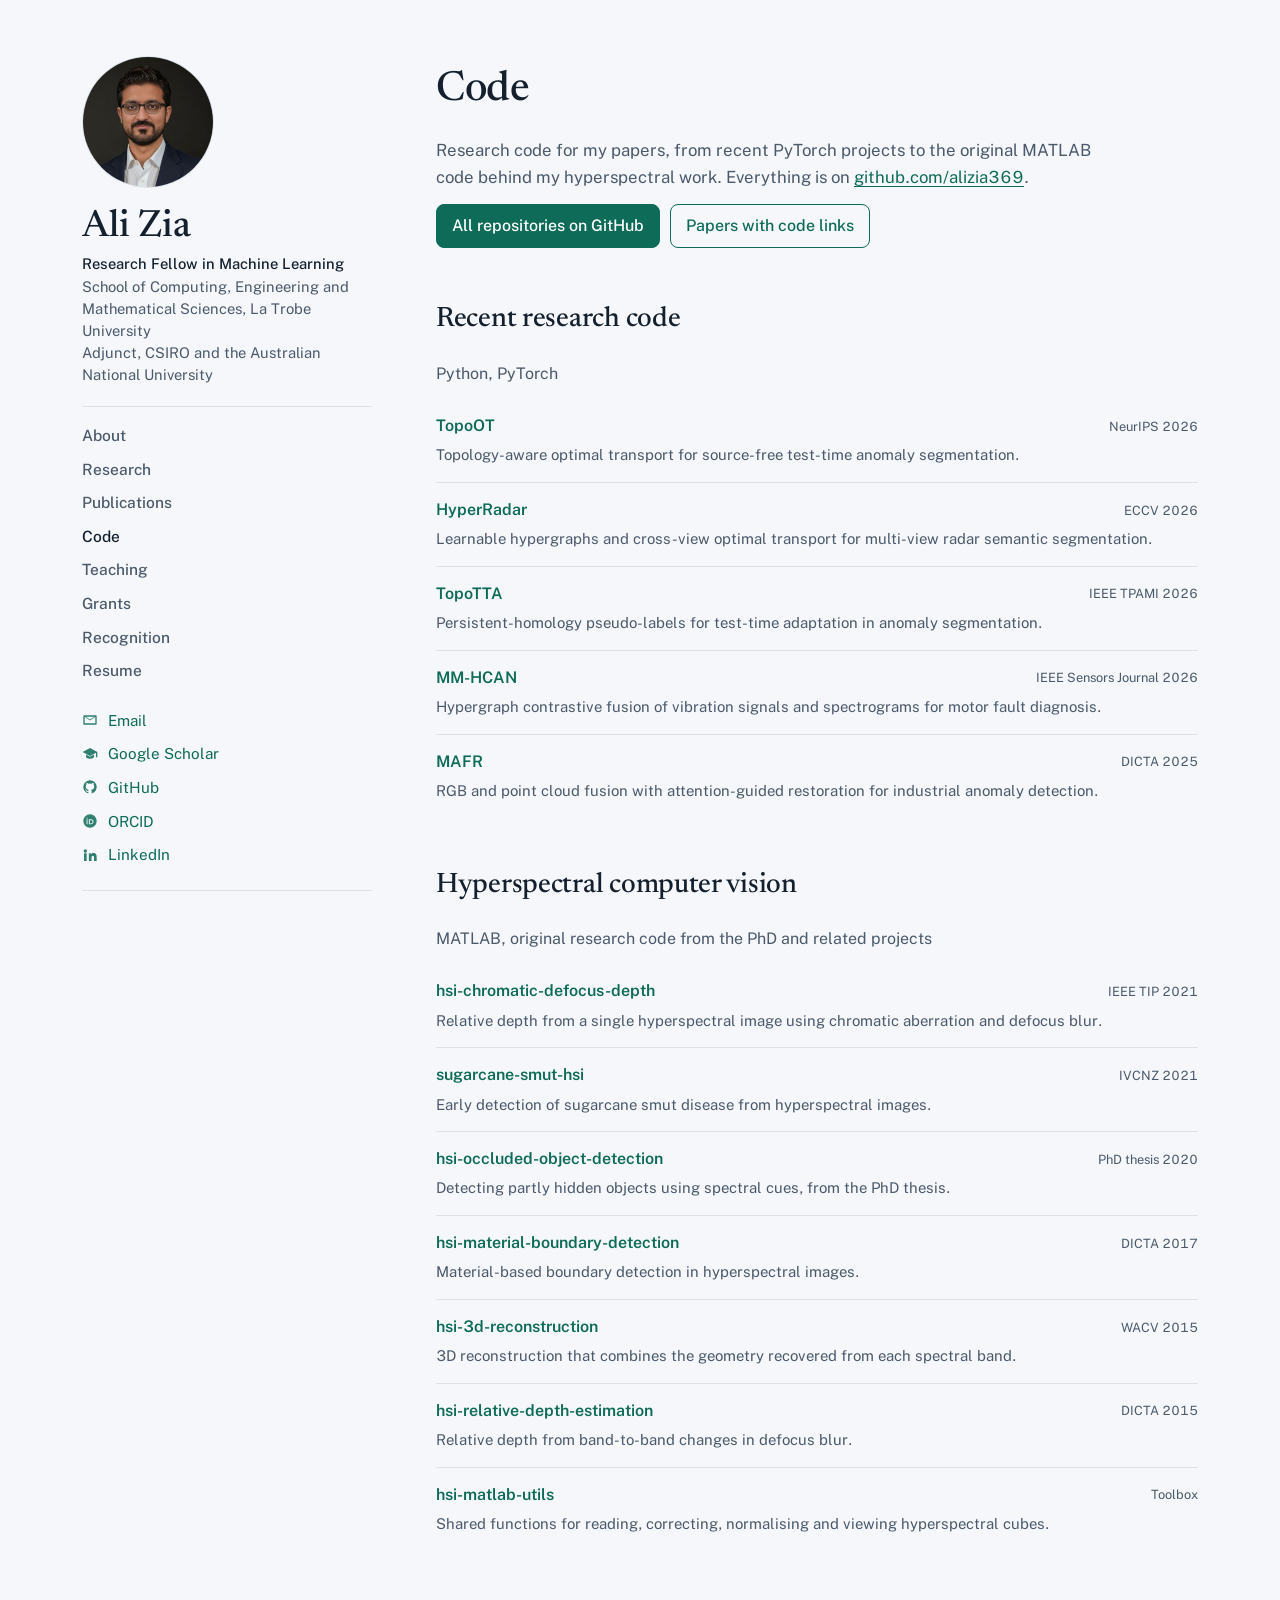
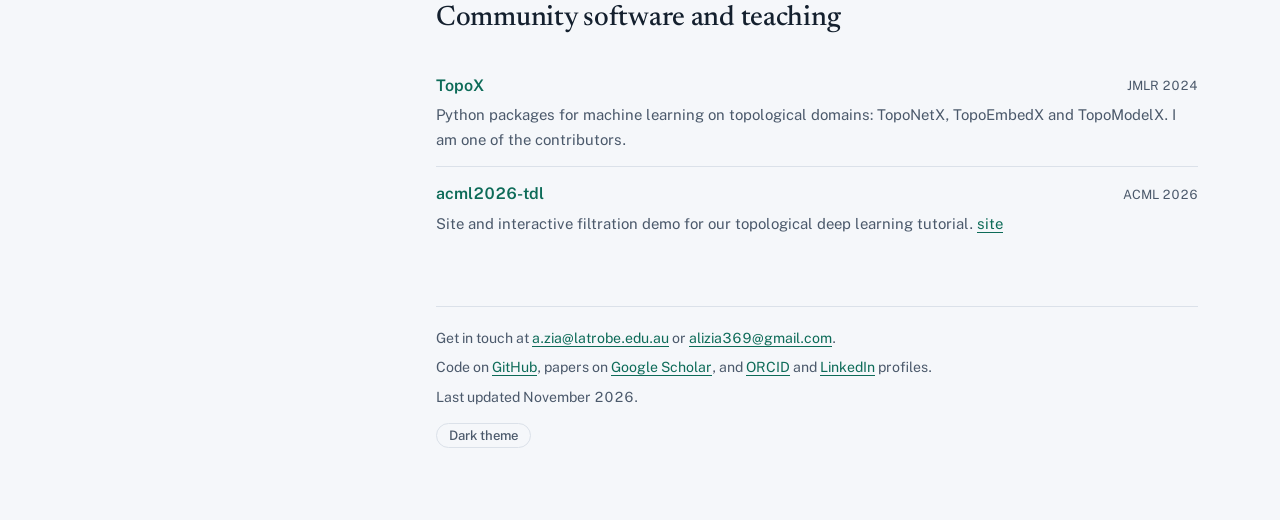
<file: code/index.html>
<!doctype html>
<html lang="en">
<head>
<meta charset="utf-8">
<meta name="viewport" content="width=device-width, initial-scale=1">
<title>Code | Ali Zia</title>
<meta name="description" content="Open-source research code by Ali Zia: 14 repositories covering topological deep learning, anomaly detection and hyperspectral computer vision.">
<link rel="canonical" href="https://alizia369.github.io/code/">
<meta property="og:title" content="Code | Ali Zia">
<meta property="og:description" content="Open-source research code by Ali Zia: 14 repositories covering topological deep learning, anomaly detection and hyperspectral computer vision.">
<meta property="og:image" content="https://alizia369.github.io/assets/img/profile.jpg">
<meta property="og:url" content="https://alizia369.github.io/code/">
<meta name="theme-color" content="#f5f7fa">
<link rel="icon" href="data:image/svg+xml,%3Csvg xmlns='http://www.w3.org/2000/svg' viewBox='0 0 32 32'%3E%3Crect width='32' height='32' rx='7' fill='%2314202e'/%3E%3Ccircle cx='10' cy='21' r='3' fill='%235daa3a'/%3E%3Ccircle cx='16' cy='10' r='3' fill='%232f6fd0'/%3E%3Ccircle cx='23' cy='20' r='3' fill='%23e2792e'/%3E%3Cpath d='M10 21 16 10 23 20Z' fill='none' stroke='%23cfd8e3' stroke-width='1.5'/%3E%3C/svg%3E">
<link rel="preconnect" href="https://fonts.googleapis.com">
<link rel="preconnect" href="https://fonts.gstatic.com" crossorigin>
<link href="https://fonts.googleapis.com/css2?family=Newsreader:ital,opsz,wght@0,6..72,400;0,6..72,500;0,6..72,600;1,6..72,400&family=Public+Sans:wght@400;500;600&display=swap" rel="stylesheet">
<link rel="stylesheet" href="/assets/css/site.css">
</head>
<body>
<a class="skip" href="#content">Skip to content</a>
<div class="shell">
  <aside class="id" aria-label="Profile">
    <div class="id-top">
      <div class="portrait"><img src="/assets/img/profile.jpg" alt="Ali Zia" width="239" height="239"></div>
      <div>
        <a class="name" href="/">Ali Zia</a>
        <p class="role"><strong>Research Fellow in Machine Learning</strong><br>School of Computing, Engineering and Mathematical Sciences, La Trobe University<br>Adjunct, CSIRO and the Australian National University</p>
      </div>
    </div>
    <nav aria-label="Site"><ul class="menu"><li><a href="/">About</a></li><li><a href="/research/">Research</a></li><li><a href="/publications/">Publications</a></li><li><a href="/code/" aria-current="page">Code</a></li><li><a href="/teaching/">Teaching</a></li><li><a href="/grants/">Grants</a></li><li><a href="/recognition/">Recognition</a></li><li><a href="/resume/">Resume</a></li></ul></nav>
    <ul class="links"><li><a href="mailto:a.zia@latrobe.edu.au"><svg viewBox="0 0 24 24" aria-hidden="true"><path d="M3 5h18a1 1 0 0 1 1 1v12a1 1 0 0 1-1 1H3a1 1 0 0 1-1-1V6a1 1 0 0 1 1-1Zm1 2.3V17h16V7.3l-8 5.4-8-5.4ZM5.6 7 12 11.3 18.4 7H5.6Z"/></svg>Email</a></li><li><a href="https://scholar.google.com/citations?user=BVBJ06QAAAAJ"><svg viewBox="0 0 24 24" aria-hidden="true"><path d="M12 3 1 9l11 6 9-4.9V17h2V9L12 3Zm-6 9.7V16c0 1.7 2.7 3 6 3s6-1.3 6-3v-3.3l-6 3.3-6-3.3Z"/></svg>Google Scholar</a></li><li><a href="https://github.com/alizia369"><svg viewBox="0 0 24 24" aria-hidden="true"><path d="M12 2a10 10 0 0 0-3.2 19.5c.5.1.7-.2.7-.5v-1.7c-2.8.6-3.4-1.3-3.4-1.3-.5-1.2-1.1-1.5-1.1-1.5-.9-.6.1-.6.1-.6 1 .1 1.5 1 1.5 1 .9 1.6 2.4 1.1 3 .9.1-.7.4-1.1.6-1.4-2.2-.3-4.6-1.1-4.6-5a3.9 3.9 0 0 1 1-2.7 3.6 3.6 0 0 1 .1-2.7s.8-.3 2.8 1a9.6 9.6 0 0 1 5 0c1.9-1.3 2.8-1 2.8-1 .5 1.4.2 2.4.1 2.7a3.9 3.9 0 0 1 1 2.7c0 3.9-2.3 4.7-4.6 5 .4.3.7.9.7 1.9V21c0 .3.2.6.7.5A10 10 0 0 0 12 2Z"/></svg>GitHub</a></li><li><a href="https://orcid.org/0000-0003-4819-6666"><svg viewBox="0 0 24 24" aria-hidden="true"><path d="M12 2a10 10 0 1 0 0 20 10 10 0 0 0 0-20ZM8.3 17H6.9V9.4h1.4V17Zm-.7-8.6a.9.9 0 1 1 0-1.8.9.9 0 0 1 0 1.8ZM17.3 13.2c0 2.2-1.6 3.8-4 3.8h-3V9.4h3c2.4 0 4 1.6 4 3.8Zm-1.4 0c0-1.5-1-2.5-2.7-2.5h-1.5v5h1.5c1.7 0 2.7-1 2.7-2.5Z"/></svg>ORCID</a></li><li><a href="https://www.linkedin.com/in/ali-zia-0411b123/"><svg viewBox="0 0 24 24" aria-hidden="true"><path d="M4.98 3.5a2.5 2.5 0 1 1 0 5 2.5 2.5 0 0 1 0-5ZM3 9.5h4V21H3V9.5Zm6.5 0h3.8v1.6h.1c.5-1 1.8-2 3.8-2 4 0 4.8 2.6 4.8 6V21h-4v-5.2c0-1.2 0-2.8-1.7-2.8s-2 1.3-2 2.7V21h-4V9.5Z"/></svg>LinkedIn</a></li></ul>
    <div class="metrics">
      <p><b>982</b> citations, h-index <b>14</b></p>
      <p>Google Scholar, Nov 2026</p>
    </div>
  </aside>
  <main id="content">

    <section aria-labelledby="t">
      <h1 class="page-title" id="t">Code</h1>
      <p class="intro-text">Research code for my papers, from recent PyTorch projects to the original MATLAB code behind my hyperspectral work. Everything is on <a href="https://github.com/alizia369">github.com/alizia369</a>.</p>
      <div class="downloads"><a class="primary" href="https://github.com/alizia369">All repositories on GitHub</a><a href="/publications/">Papers with code links</a></div>
    </section>
    <section><h2>Recent research code</h2><p class="muted">Python, PyTorch</p><div class="repos"><div class="repo"><a class="name" href="https://github.com/alizia369/TopoOT">TopoOT</a><span class="tag2">NeurIPS 2026</span><p>Topology-aware optimal transport for source-free test-time anomaly segmentation.</p></div><div class="repo"><a class="name" href="https://github.com/alizia369/HyperRadar">HyperRadar</a><span class="tag2">ECCV 2026</span><p>Learnable hypergraphs and cross-view optimal transport for multi-view radar semantic segmentation.</p></div><div class="repo"><a class="name" href="https://github.com/alizia369/TopoTTA">TopoTTA</a><span class="tag2">IEEE TPAMI 2026</span><p>Persistent-homology pseudo-labels for test-time adaptation in anomaly segmentation.</p></div><div class="repo"><a class="name" href="https://github.com/alizia369/MM-HCAN">MM-HCAN</a><span class="tag2">IEEE Sensors Journal 2026</span><p>Hypergraph contrastive fusion of vibration signals and spectrograms for motor fault diagnosis.</p></div><div class="repo"><a class="name" href="https://github.com/alizia369/MAFR">MAFR</a><span class="tag2">DICTA 2025</span><p>RGB and point cloud fusion with attention-guided restoration for industrial anomaly detection.</p></div></div></section><section><h2>Hyperspectral computer vision</h2><p class="muted">MATLAB, original research code from the PhD and related projects</p><div class="repos"><div class="repo"><a class="name" href="https://github.com/alizia369/hsi-chromatic-defocus-depth">hsi-chromatic-defocus-depth</a><span class="tag2">IEEE TIP 2021</span><p>Relative depth from a single hyperspectral image using chromatic aberration and defocus blur.</p></div><div class="repo"><a class="name" href="https://github.com/alizia369/sugarcane-smut-hsi">sugarcane-smut-hsi</a><span class="tag2">IVCNZ 2021</span><p>Early detection of sugarcane smut disease from hyperspectral images.</p></div><div class="repo"><a class="name" href="https://github.com/alizia369/hsi-occluded-object-detection">hsi-occluded-object-detection</a><span class="tag2">PhD thesis 2020</span><p>Detecting partly hidden objects using spectral cues, from the PhD thesis.</p></div><div class="repo"><a class="name" href="https://github.com/alizia369/hsi-material-boundary-detection">hsi-material-boundary-detection</a><span class="tag2">DICTA 2017</span><p>Material-based boundary detection in hyperspectral images.</p></div><div class="repo"><a class="name" href="https://github.com/alizia369/hsi-3d-reconstruction">hsi-3d-reconstruction</a><span class="tag2">WACV 2015</span><p>3D reconstruction that combines the geometry recovered from each spectral band.</p></div><div class="repo"><a class="name" href="https://github.com/alizia369/hsi-relative-depth-estimation">hsi-relative-depth-estimation</a><span class="tag2">DICTA 2015</span><p>Relative depth from band-to-band changes in defocus blur.</p></div><div class="repo"><a class="name" href="https://github.com/alizia369/hsi-matlab-utils">hsi-matlab-utils</a><span class="tag2">Toolbox</span><p>Shared functions for reading, correcting, normalising and viewing hyperspectral cubes.</p></div></div></section><section><h2>Community software and teaching</h2><div class="repos"><div class="repo"><a class="name" href="https://github.com/pyt-team">TopoX</a><span class="tag2">JMLR 2024</span><p>Python packages for machine learning on topological domains: TopoNetX, TopoEmbedX and TopoModelX. I am one of the contributors.</p></div><div class="repo"><a class="name" href="https://github.com/alizia369/acml2026-tdl">acml2026-tdl</a><span class="tag2">ACML 2026</span><p>Site and interactive filtration demo for our topological deep learning tutorial. <a href="https://alizia369.github.io/acml2026-tdl/">site</a></p></div></div></section>
    <footer>
      <p>Get in touch at <a href="mailto:a.zia@latrobe.edu.au">a.zia@latrobe.edu.au</a> or <a href="mailto:alizia369@gmail.com">alizia369@gmail.com</a>.</p>
      <p>Code on <a href="https://github.com/alizia369">GitHub</a>, papers on <a href="https://scholar.google.com/citations?user=BVBJ06QAAAAJ">Google Scholar</a>, and <a href="https://orcid.org/0000-0003-4819-6666">ORCID</a> and <a href="https://www.linkedin.com/in/ali-zia-0411b123/">LinkedIn</a> profiles.</p>
      <p>Last updated November 2026.</p>
      <button class="theme-switch" type="button" id="theme-switch">Dark theme</button>
    </footer>
  </main>
</div>
<script src="/assets/js/site.js" defer></script>
</body>
</html>
</file>
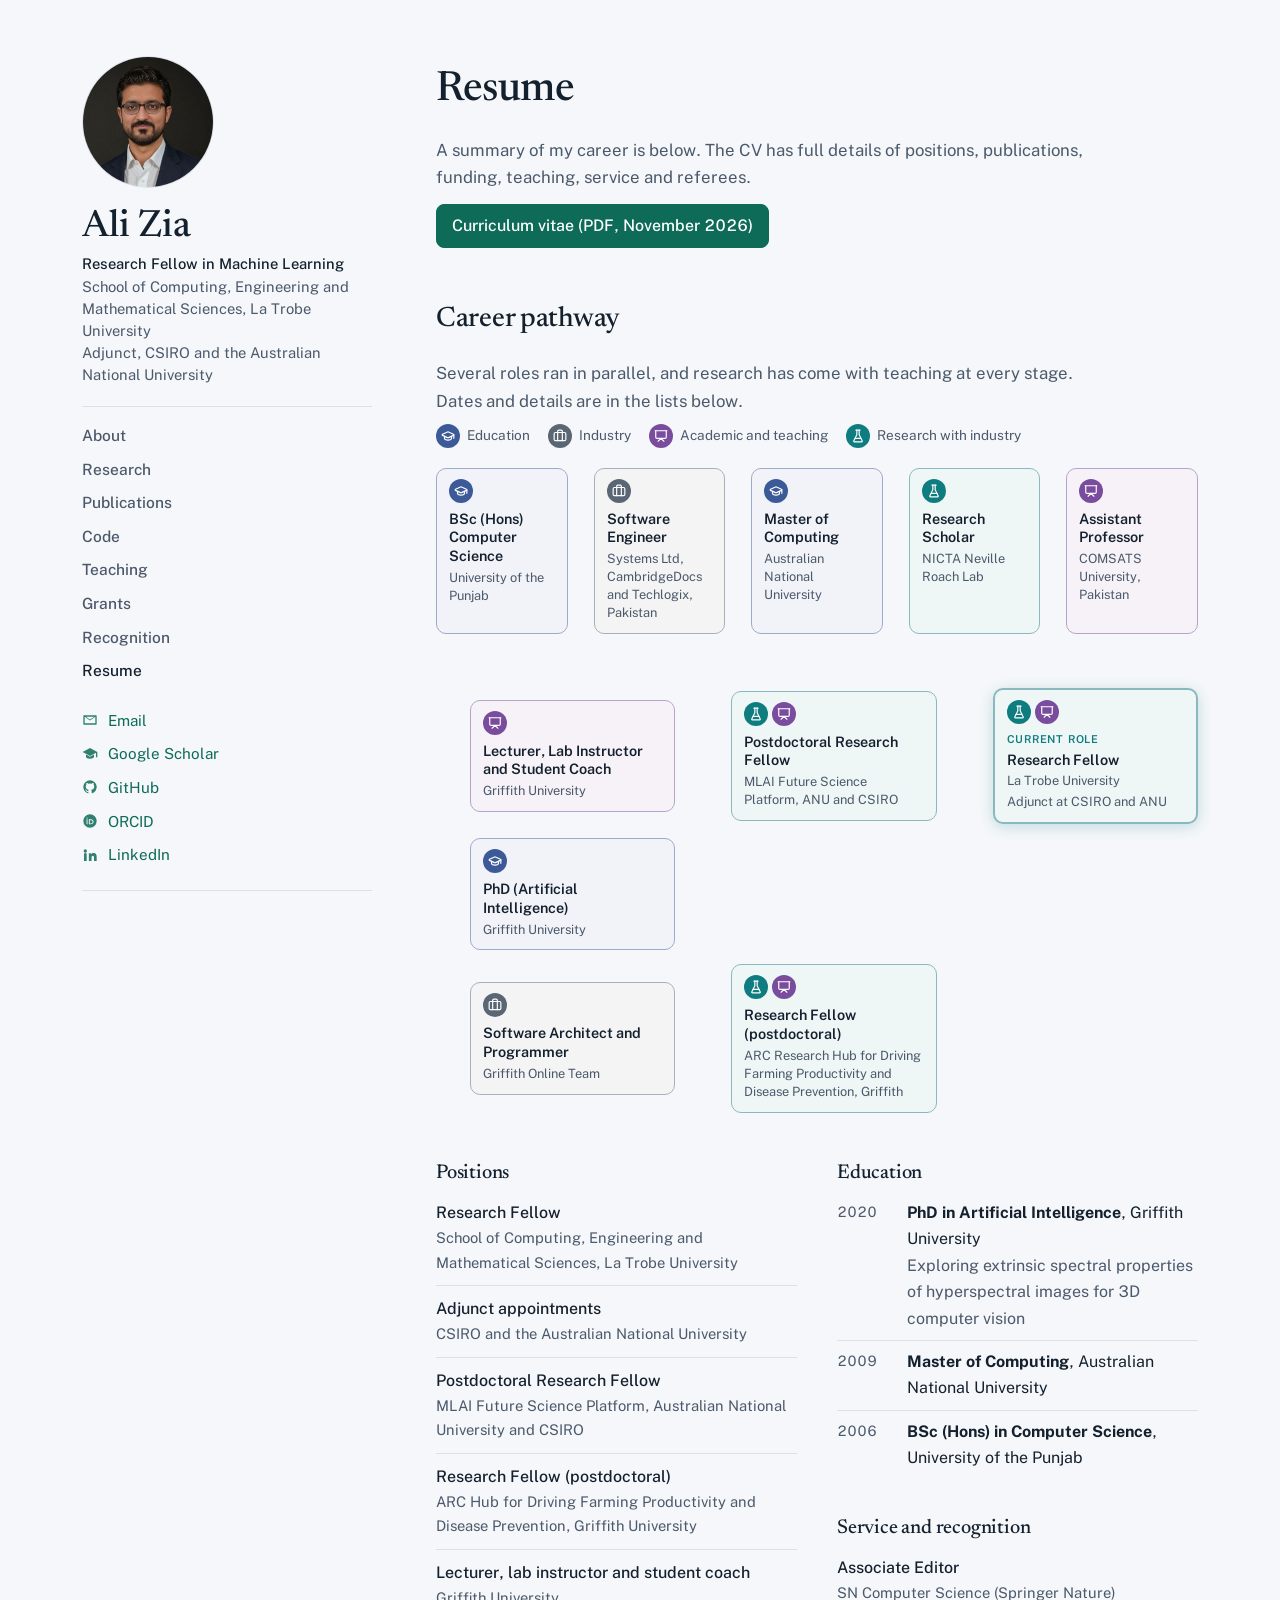
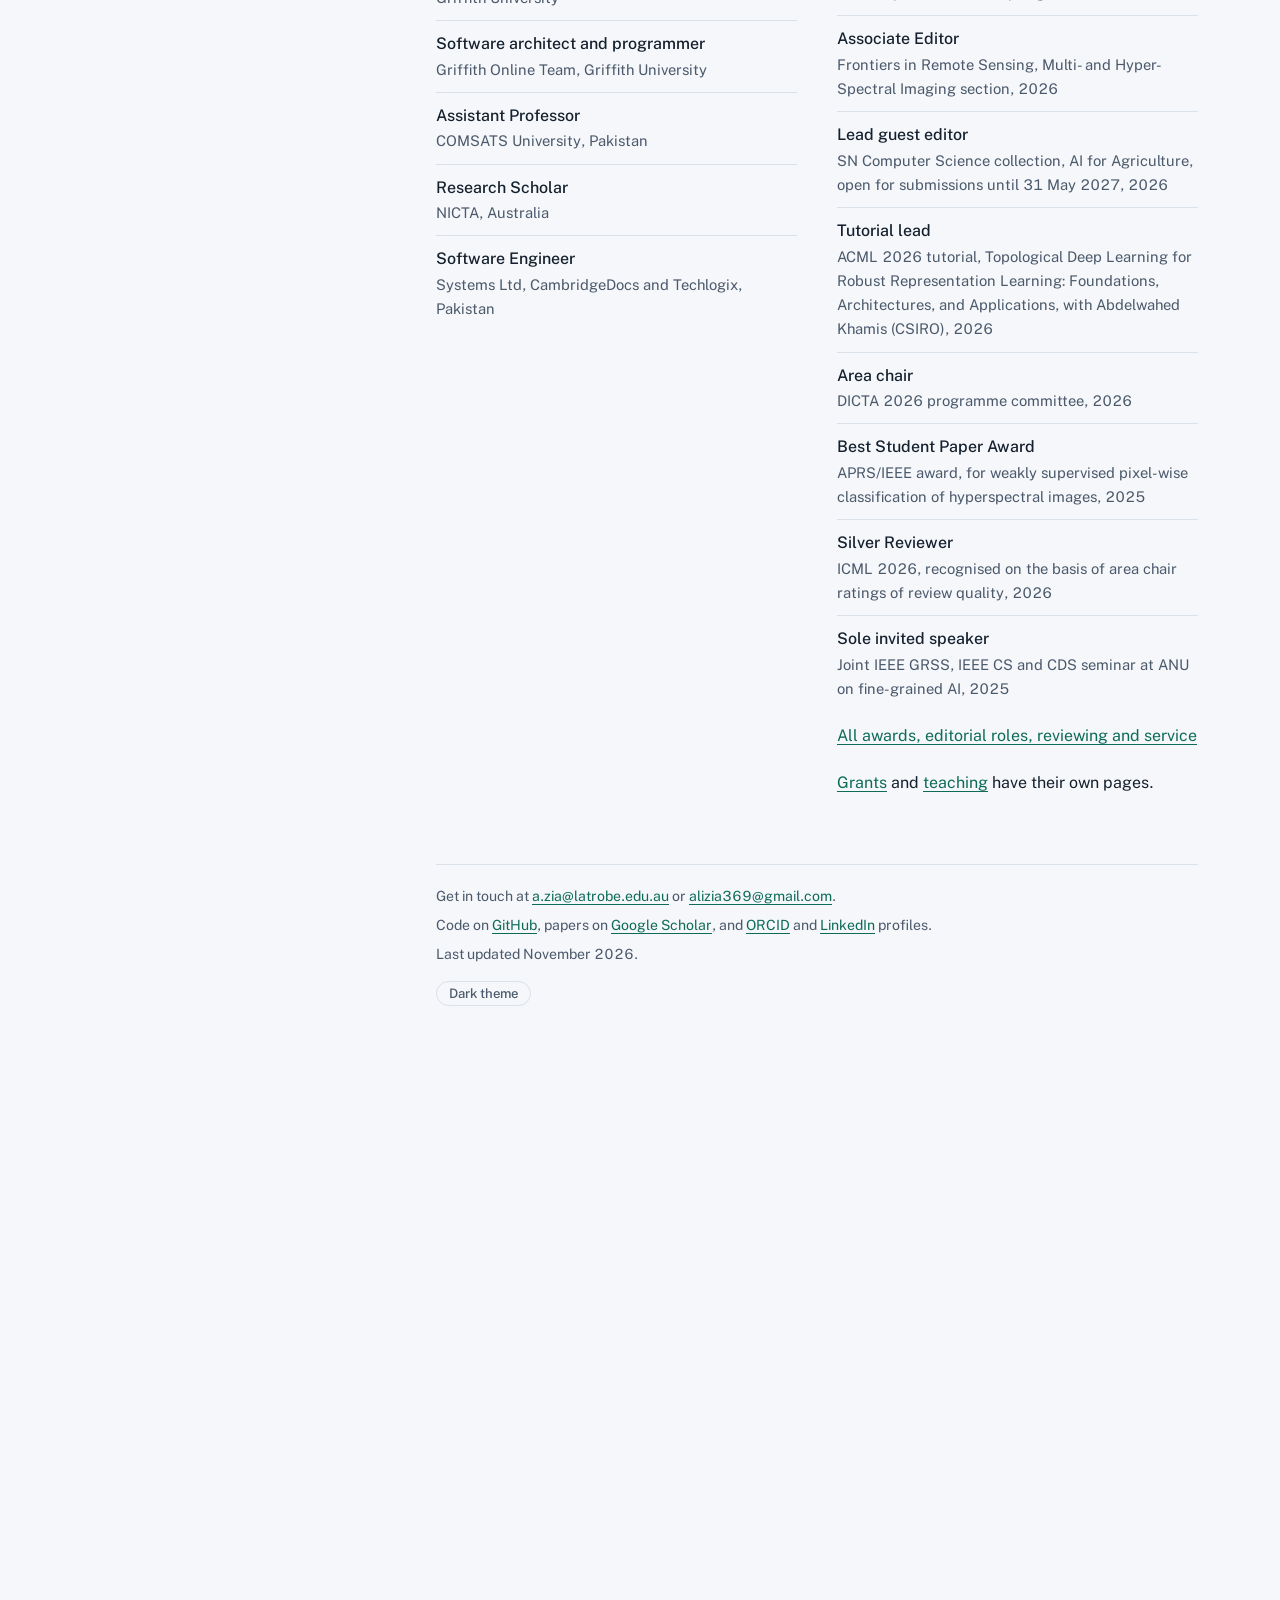
<file: cv/index.html>
<!doctype html><meta charset="utf-8"><title>Moved</title><link rel="canonical" href="https://alizia369.github.io/resume/"><meta http-equiv="refresh" content="0; url=/resume/"><p>This page moved to <a href="/resume/">/resume/</a>.</p>
</file>
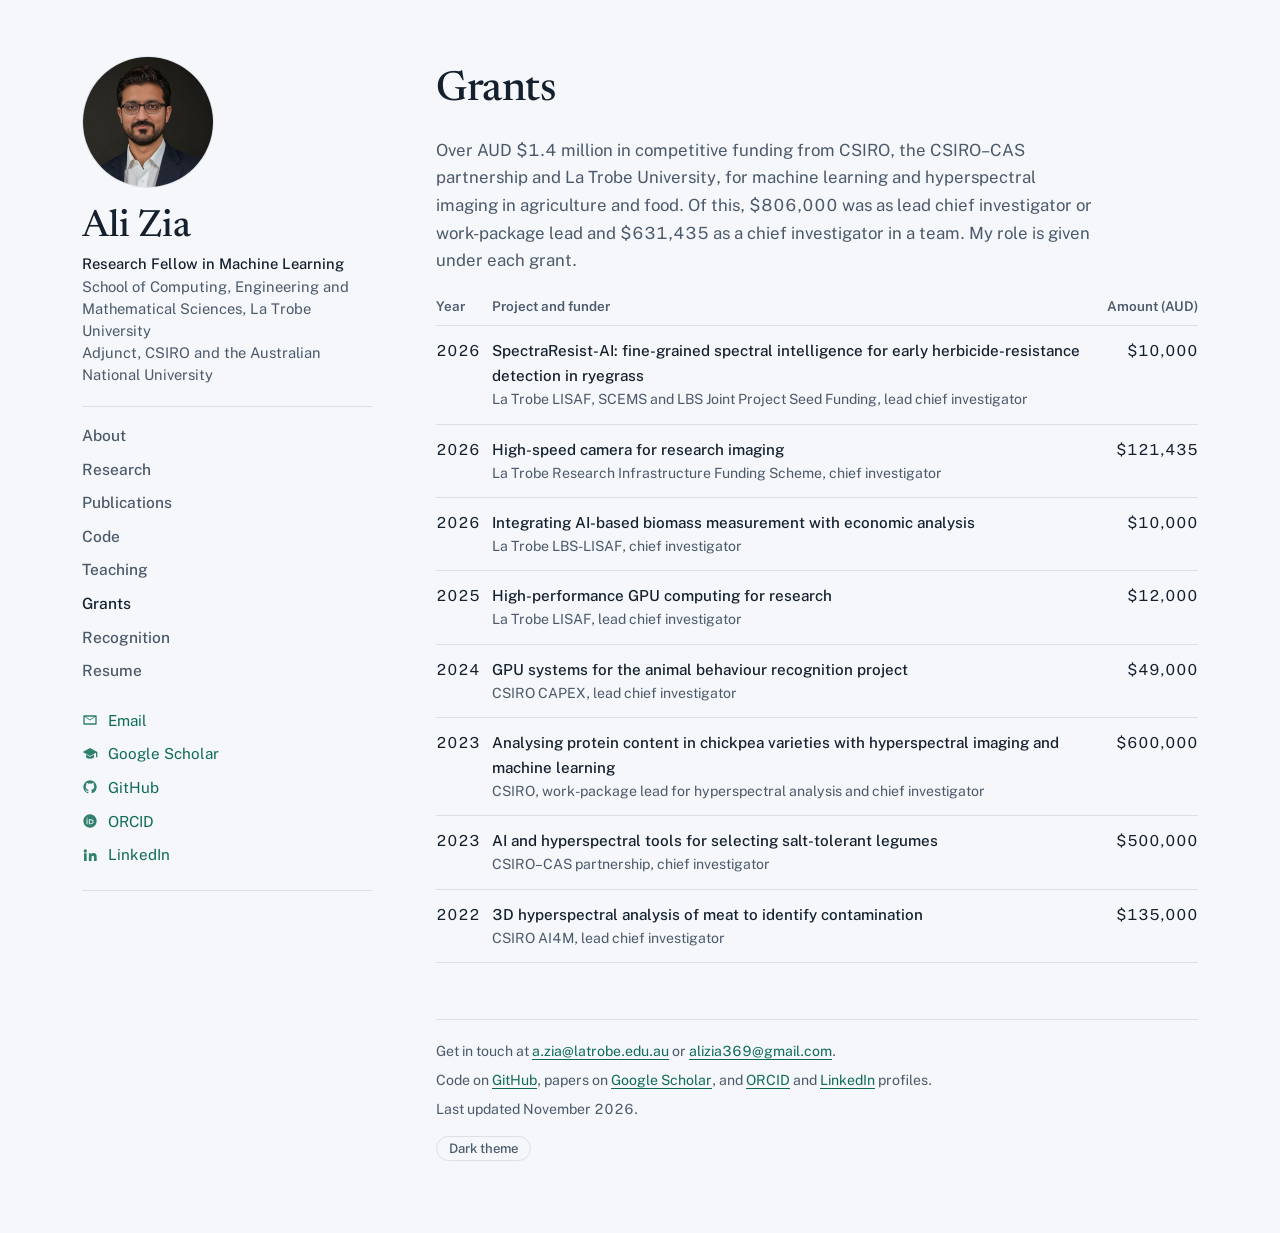
<file: grants/index.html>
<!doctype html>
<html lang="en">
<head>
<meta charset="utf-8">
<meta name="viewport" content="width=device-width, initial-scale=1">
<title>Grants | Ali Zia</title>
<meta name="description" content="Competitive research funding awarded to Ali Zia.">
<link rel="canonical" href="https://alizia369.github.io/grants/">
<meta property="og:title" content="Grants | Ali Zia">
<meta property="og:description" content="Competitive research funding awarded to Ali Zia.">
<meta property="og:image" content="https://alizia369.github.io/assets/img/profile.jpg">
<meta property="og:url" content="https://alizia369.github.io/grants/">
<meta name="theme-color" content="#f5f7fa">
<link rel="icon" href="data:image/svg+xml,%3Csvg xmlns='http://www.w3.org/2000/svg' viewBox='0 0 32 32'%3E%3Crect width='32' height='32' rx='7' fill='%2314202e'/%3E%3Ccircle cx='10' cy='21' r='3' fill='%235daa3a'/%3E%3Ccircle cx='16' cy='10' r='3' fill='%232f6fd0'/%3E%3Ccircle cx='23' cy='20' r='3' fill='%23e2792e'/%3E%3Cpath d='M10 21 16 10 23 20Z' fill='none' stroke='%23cfd8e3' stroke-width='1.5'/%3E%3C/svg%3E">
<link rel="preconnect" href="https://fonts.googleapis.com">
<link rel="preconnect" href="https://fonts.gstatic.com" crossorigin>
<link href="https://fonts.googleapis.com/css2?family=Newsreader:ital,opsz,wght@0,6..72,400;0,6..72,500;0,6..72,600;1,6..72,400&family=Public+Sans:wght@400;500;600&display=swap" rel="stylesheet">
<link rel="stylesheet" href="/assets/css/site.css">
</head>
<body>
<a class="skip" href="#content">Skip to content</a>
<div class="shell">
  <aside class="id" aria-label="Profile">
    <div class="id-top">
      <div class="portrait"><img src="/assets/img/profile.jpg" alt="Ali Zia" width="239" height="239"></div>
      <div>
        <a class="name" href="/">Ali Zia</a>
        <p class="role"><strong>Research Fellow in Machine Learning</strong><br>School of Computing, Engineering and Mathematical Sciences, La Trobe University<br>Adjunct, CSIRO and the Australian National University</p>
      </div>
    </div>
    <nav aria-label="Site"><ul class="menu"><li><a href="/">About</a></li><li><a href="/research/">Research</a></li><li><a href="/publications/">Publications</a></li><li><a href="/code/">Code</a></li><li><a href="/teaching/">Teaching</a></li><li><a href="/grants/" aria-current="page">Grants</a></li><li><a href="/recognition/">Recognition</a></li><li><a href="/resume/">Resume</a></li></ul></nav>
    <ul class="links"><li><a href="mailto:a.zia@latrobe.edu.au"><svg viewBox="0 0 24 24" aria-hidden="true"><path d="M3 5h18a1 1 0 0 1 1 1v12a1 1 0 0 1-1 1H3a1 1 0 0 1-1-1V6a1 1 0 0 1 1-1Zm1 2.3V17h16V7.3l-8 5.4-8-5.4ZM5.6 7 12 11.3 18.4 7H5.6Z"/></svg>Email</a></li><li><a href="https://scholar.google.com/citations?user=BVBJ06QAAAAJ"><svg viewBox="0 0 24 24" aria-hidden="true"><path d="M12 3 1 9l11 6 9-4.9V17h2V9L12 3Zm-6 9.7V16c0 1.7 2.7 3 6 3s6-1.3 6-3v-3.3l-6 3.3-6-3.3Z"/></svg>Google Scholar</a></li><li><a href="https://github.com/alizia369"><svg viewBox="0 0 24 24" aria-hidden="true"><path d="M12 2a10 10 0 0 0-3.2 19.5c.5.1.7-.2.7-.5v-1.7c-2.8.6-3.4-1.3-3.4-1.3-.5-1.2-1.1-1.5-1.1-1.5-.9-.6.1-.6.1-.6 1 .1 1.5 1 1.5 1 .9 1.6 2.4 1.1 3 .9.1-.7.4-1.1.6-1.4-2.2-.3-4.6-1.1-4.6-5a3.9 3.9 0 0 1 1-2.7 3.6 3.6 0 0 1 .1-2.7s.8-.3 2.8 1a9.6 9.6 0 0 1 5 0c1.9-1.3 2.8-1 2.8-1 .5 1.4.2 2.4.1 2.7a3.9 3.9 0 0 1 1 2.7c0 3.9-2.3 4.7-4.6 5 .4.3.7.9.7 1.9V21c0 .3.2.6.7.5A10 10 0 0 0 12 2Z"/></svg>GitHub</a></li><li><a href="https://orcid.org/0000-0003-4819-6666"><svg viewBox="0 0 24 24" aria-hidden="true"><path d="M12 2a10 10 0 1 0 0 20 10 10 0 0 0 0-20ZM8.3 17H6.9V9.4h1.4V17Zm-.7-8.6a.9.9 0 1 1 0-1.8.9.9 0 0 1 0 1.8ZM17.3 13.2c0 2.2-1.6 3.8-4 3.8h-3V9.4h3c2.4 0 4 1.6 4 3.8Zm-1.4 0c0-1.5-1-2.5-2.7-2.5h-1.5v5h1.5c1.7 0 2.7-1 2.7-2.5Z"/></svg>ORCID</a></li><li><a href="https://www.linkedin.com/in/ali-zia-0411b123/"><svg viewBox="0 0 24 24" aria-hidden="true"><path d="M4.98 3.5a2.5 2.5 0 1 1 0 5 2.5 2.5 0 0 1 0-5ZM3 9.5h4V21H3V9.5Zm6.5 0h3.8v1.6h.1c.5-1 1.8-2 3.8-2 4 0 4.8 2.6 4.8 6V21h-4v-5.2c0-1.2 0-2.8-1.7-2.8s-2 1.3-2 2.7V21h-4V9.5Z"/></svg>LinkedIn</a></li></ul>
    <div class="metrics">
      <p><b>982</b> citations, h-index <b>14</b></p>
      <p>Google Scholar, Nov 2026</p>
    </div>
  </aside>
  <main id="content">

    <section aria-labelledby="t">
      <h1 class="page-title" id="t">Grants</h1>
      <p class="intro-text">Over AUD $1.4 million in competitive funding from CSIRO, the CSIRO–CAS partnership and La Trobe University, for machine learning and hyperspectral imaging in agriculture and food. Of this, $806,000 was as lead chief investigator or work-package lead and $631,435 as a chief investigator in a team. My role is given under each grant.</p>
      <table class="grants">
        <thead><tr><th scope="col">Year</th><th scope="col">Project and funder</th><th scope="col" class="amt">Amount (AUD)</th></tr></thead>
        <tbody><tr><td class="y">2026</td><td><div class="what">SpectraResist-AI: fine-grained spectral intelligence for early herbicide-resistance detection in ryegrass</div><div class="who">La Trobe LISAF, SCEMS and LBS Joint Project Seed Funding, lead chief investigator</div></td><td class="amt">$10,000</td></tr><tr><td class="y">2026</td><td><div class="what">High-speed camera for research imaging</div><div class="who">La Trobe Research Infrastructure Funding Scheme, chief investigator</div></td><td class="amt">$121,435</td></tr><tr><td class="y">2026</td><td><div class="what">Integrating AI-based biomass measurement with economic analysis</div><div class="who">La Trobe LBS-LISAF, chief investigator</div></td><td class="amt">$10,000</td></tr><tr><td class="y">2025</td><td><div class="what">High-performance GPU computing for research</div><div class="who">La Trobe LISAF, lead chief investigator</div></td><td class="amt">$12,000</td></tr><tr><td class="y">2024</td><td><div class="what">GPU systems for the animal behaviour recognition project</div><div class="who">CSIRO CAPEX, lead chief investigator</div></td><td class="amt">$49,000</td></tr><tr><td class="y">2023</td><td><div class="what">Analysing protein content in chickpea varieties with hyperspectral imaging and machine learning</div><div class="who">CSIRO, work-package lead for hyperspectral analysis and chief investigator</div></td><td class="amt">$600,000</td></tr><tr><td class="y">2023</td><td><div class="what">AI and hyperspectral tools for selecting salt-tolerant legumes</div><div class="who">CSIRO–CAS partnership, chief investigator</div></td><td class="amt">$500,000</td></tr><tr><td class="y">2022</td><td><div class="what">3D hyperspectral analysis of meat to identify contamination</div><div class="who">CSIRO AI4M, lead chief investigator</div></td><td class="amt">$135,000</td></tr></tbody>
      </table>
    </section>
    <footer>
      <p>Get in touch at <a href="mailto:a.zia@latrobe.edu.au">a.zia@latrobe.edu.au</a> or <a href="mailto:alizia369@gmail.com">alizia369@gmail.com</a>.</p>
      <p>Code on <a href="https://github.com/alizia369">GitHub</a>, papers on <a href="https://scholar.google.com/citations?user=BVBJ06QAAAAJ">Google Scholar</a>, and <a href="https://orcid.org/0000-0003-4819-6666">ORCID</a> and <a href="https://www.linkedin.com/in/ali-zia-0411b123/">LinkedIn</a> profiles.</p>
      <p>Last updated November 2026.</p>
      <button class="theme-switch" type="button" id="theme-switch">Dark theme</button>
    </footer>
  </main>
</div>
<script src="/assets/js/site.js" defer></script>
</body>
</html>
</file>
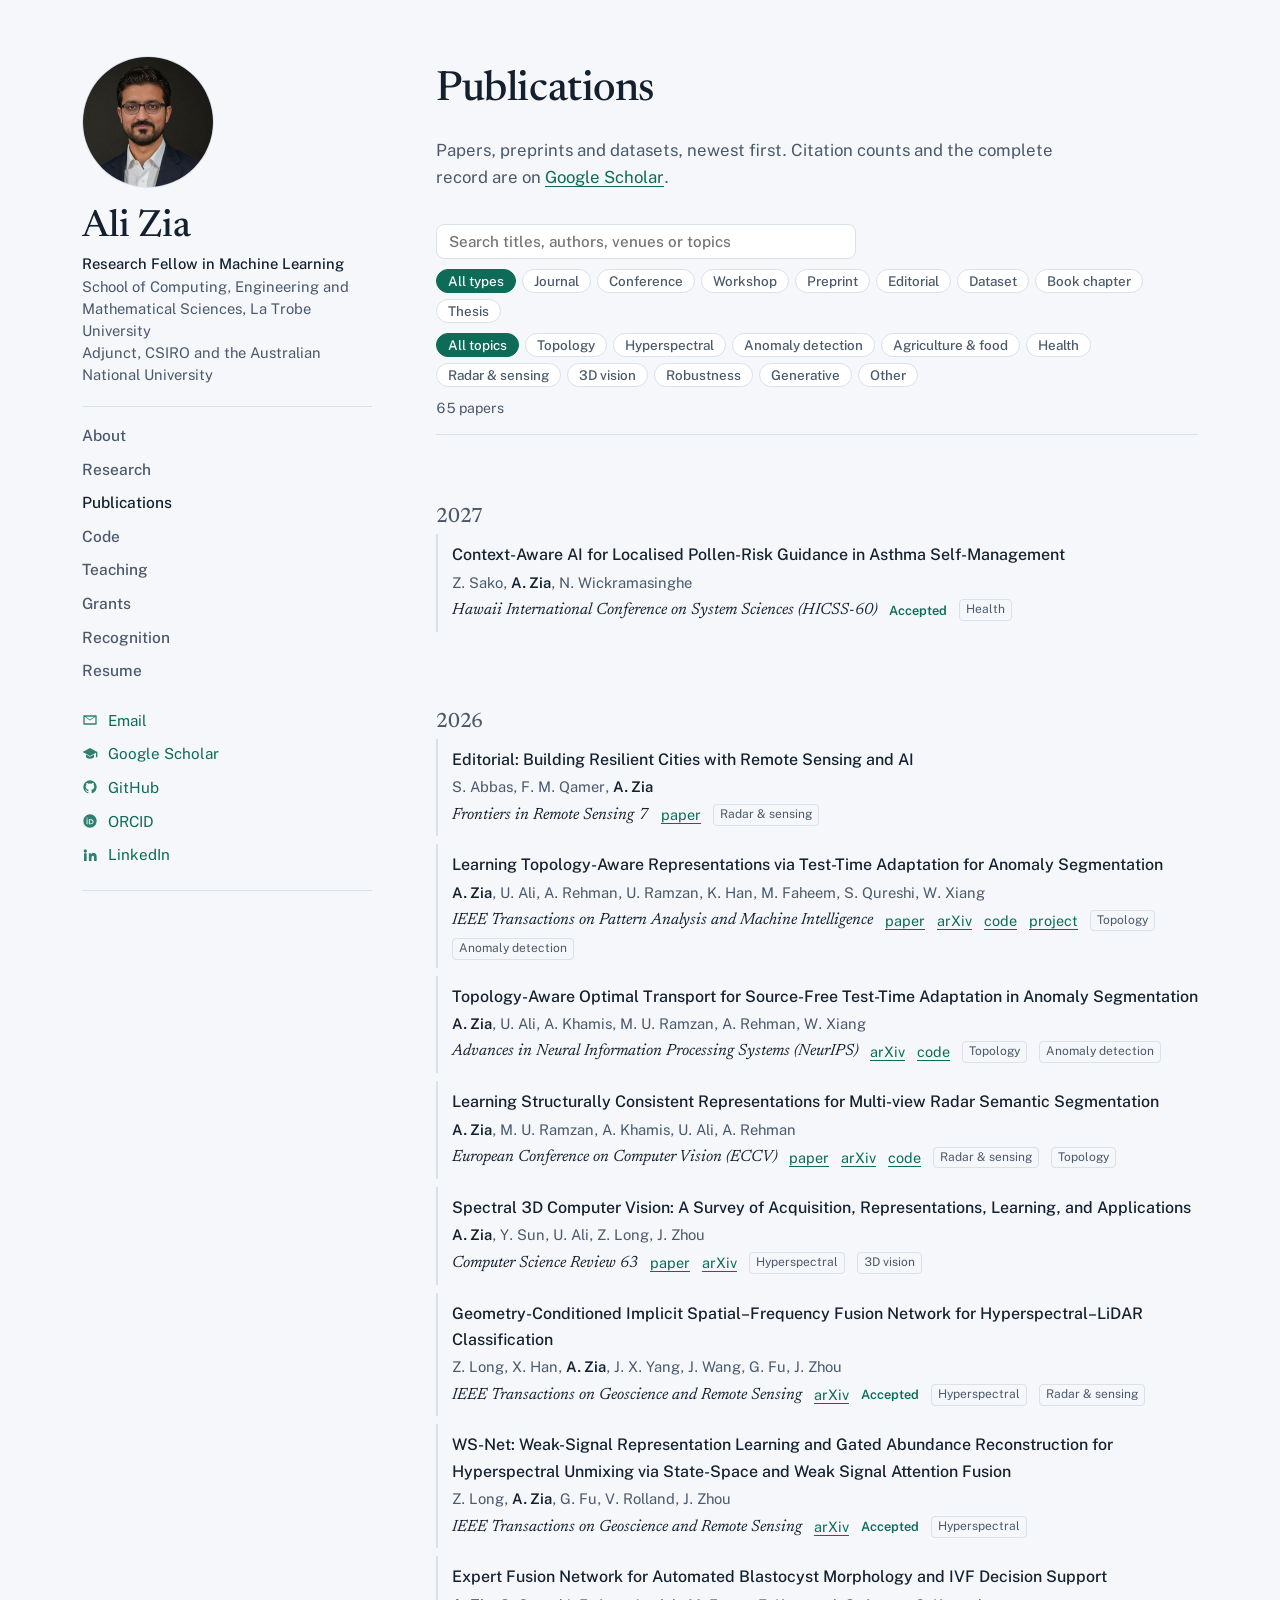
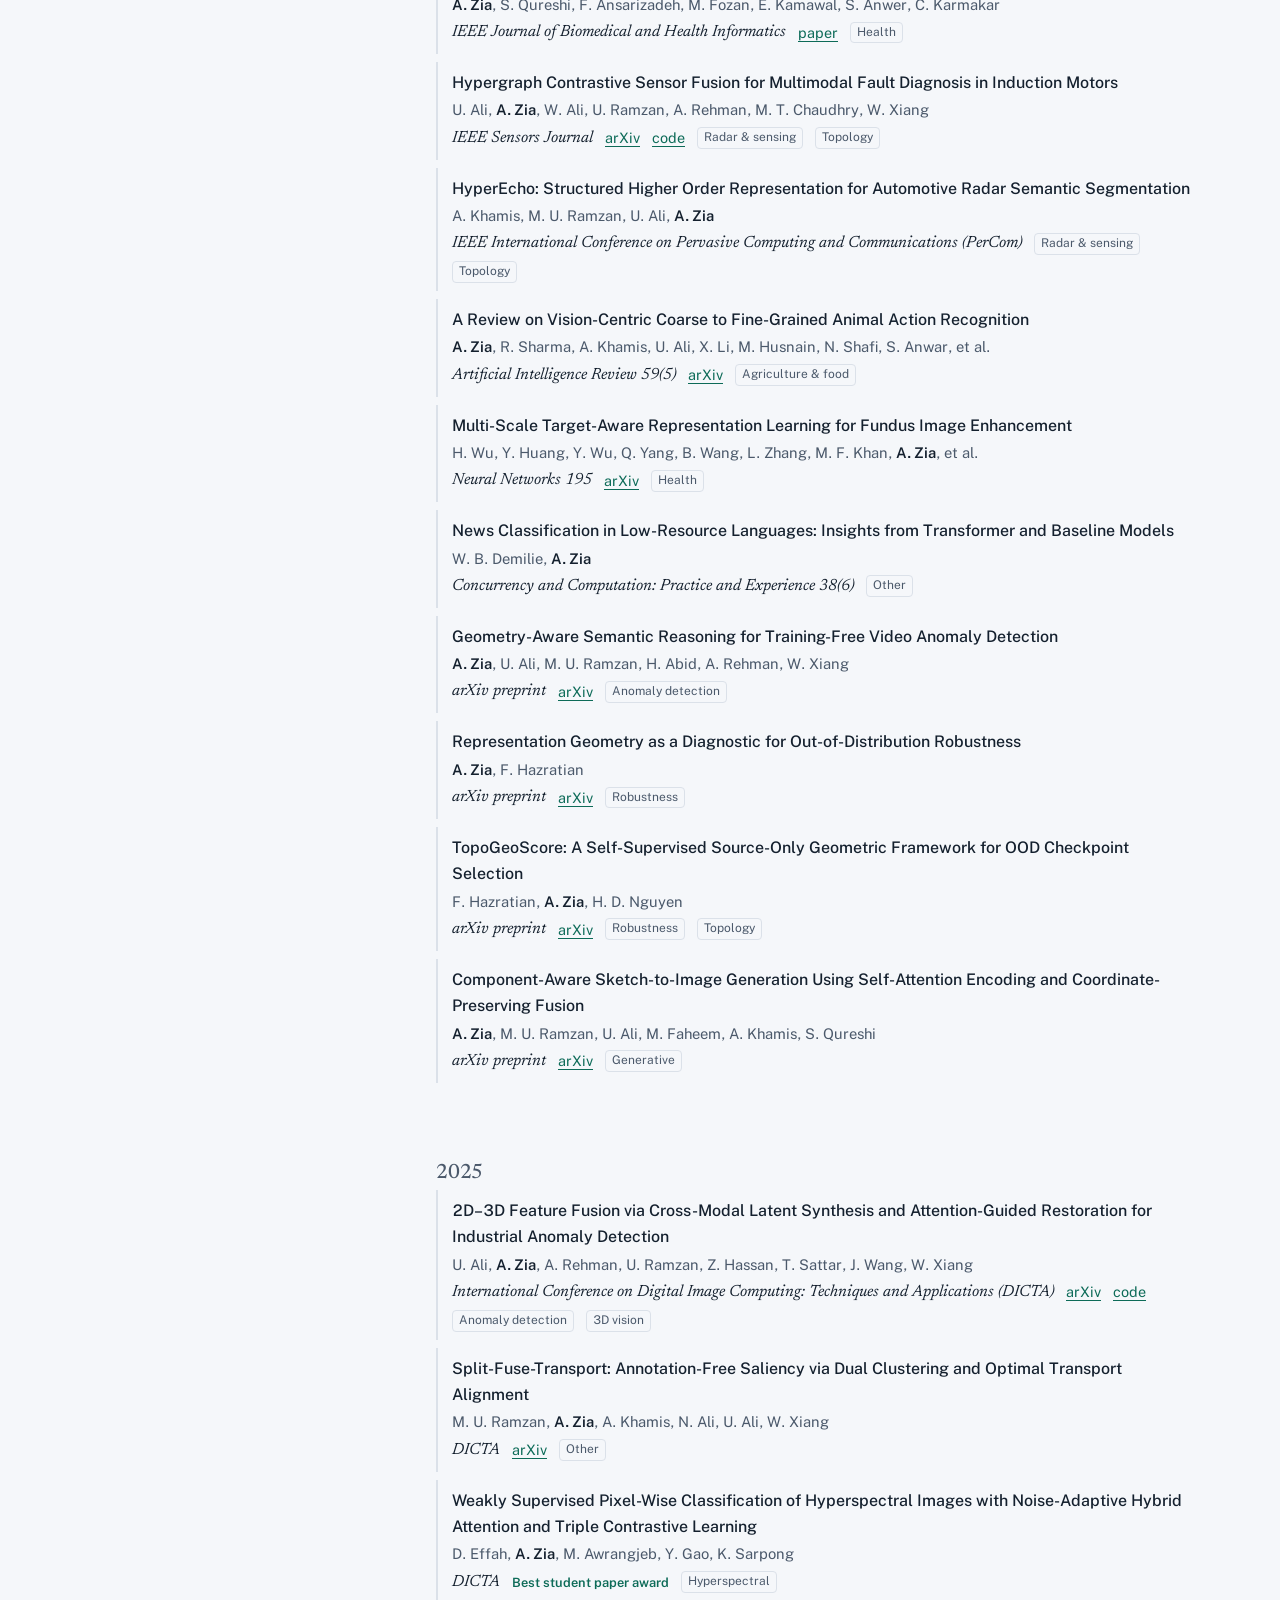
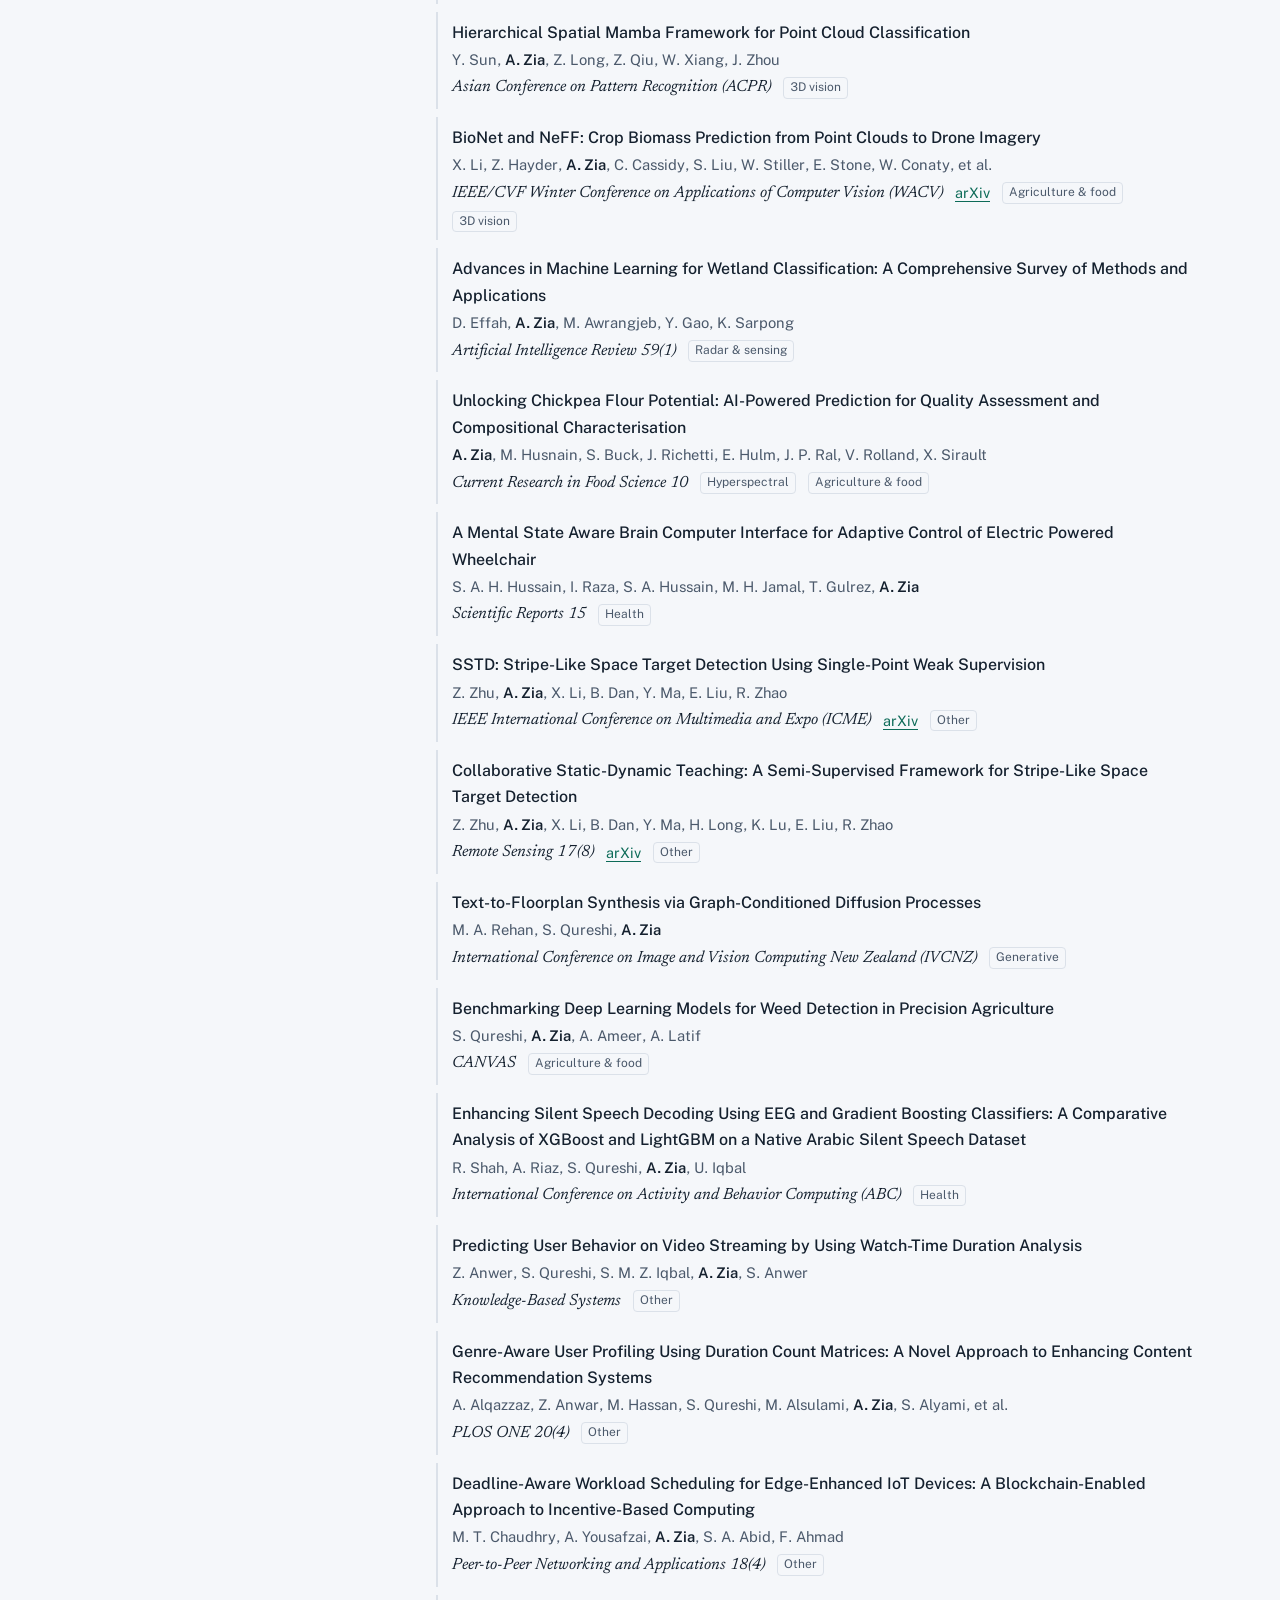
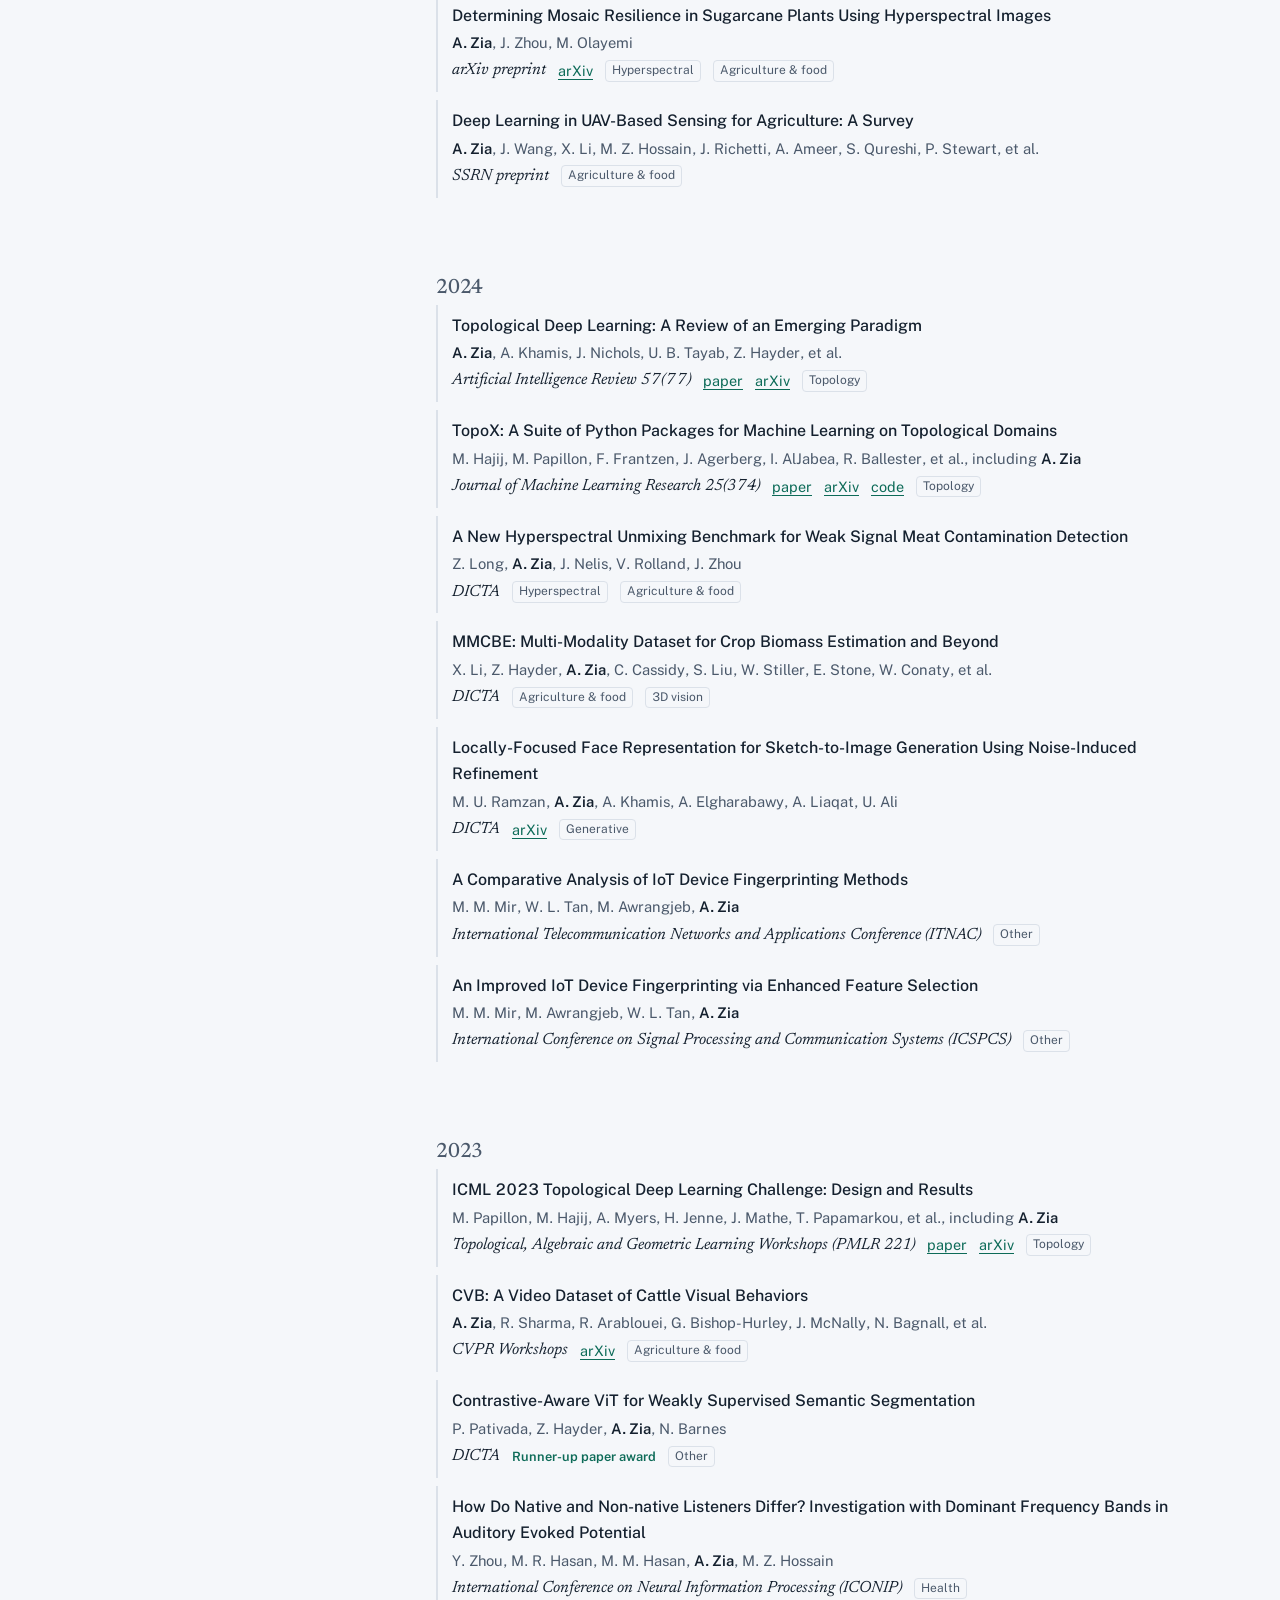
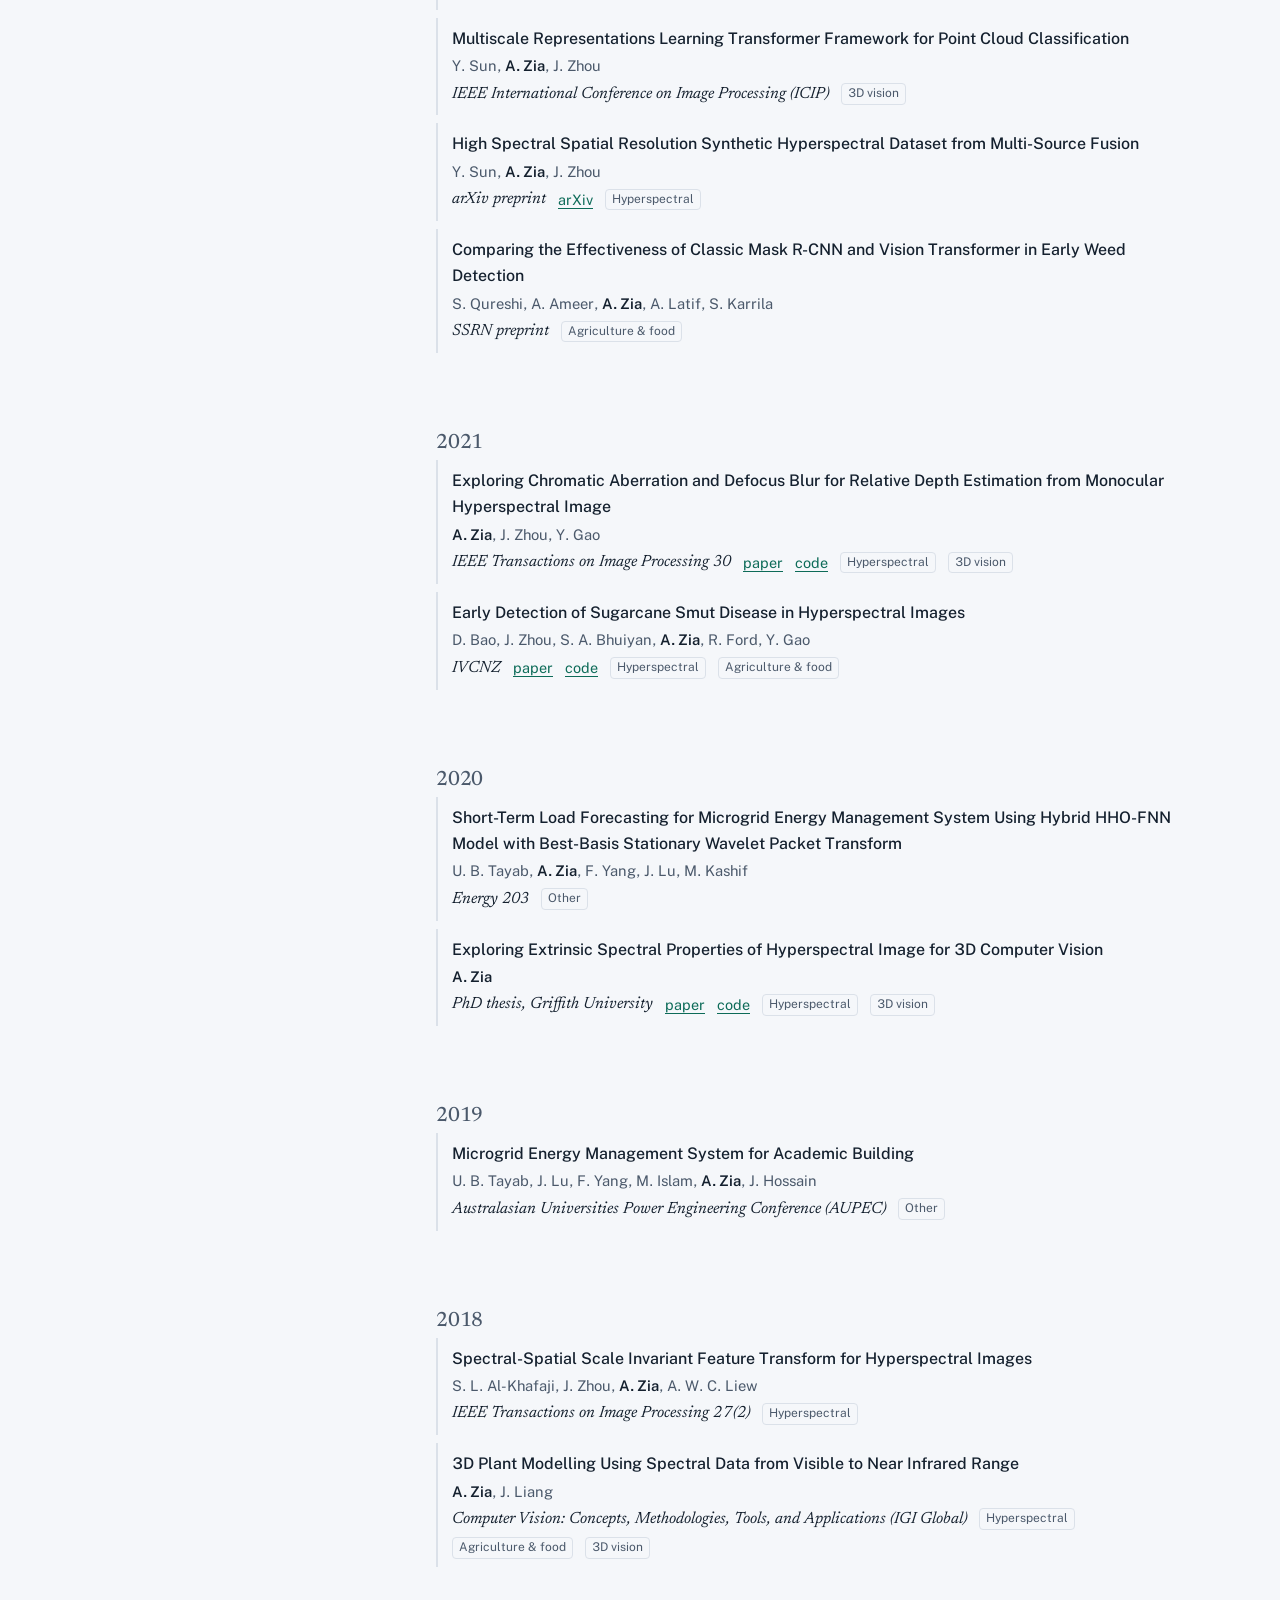
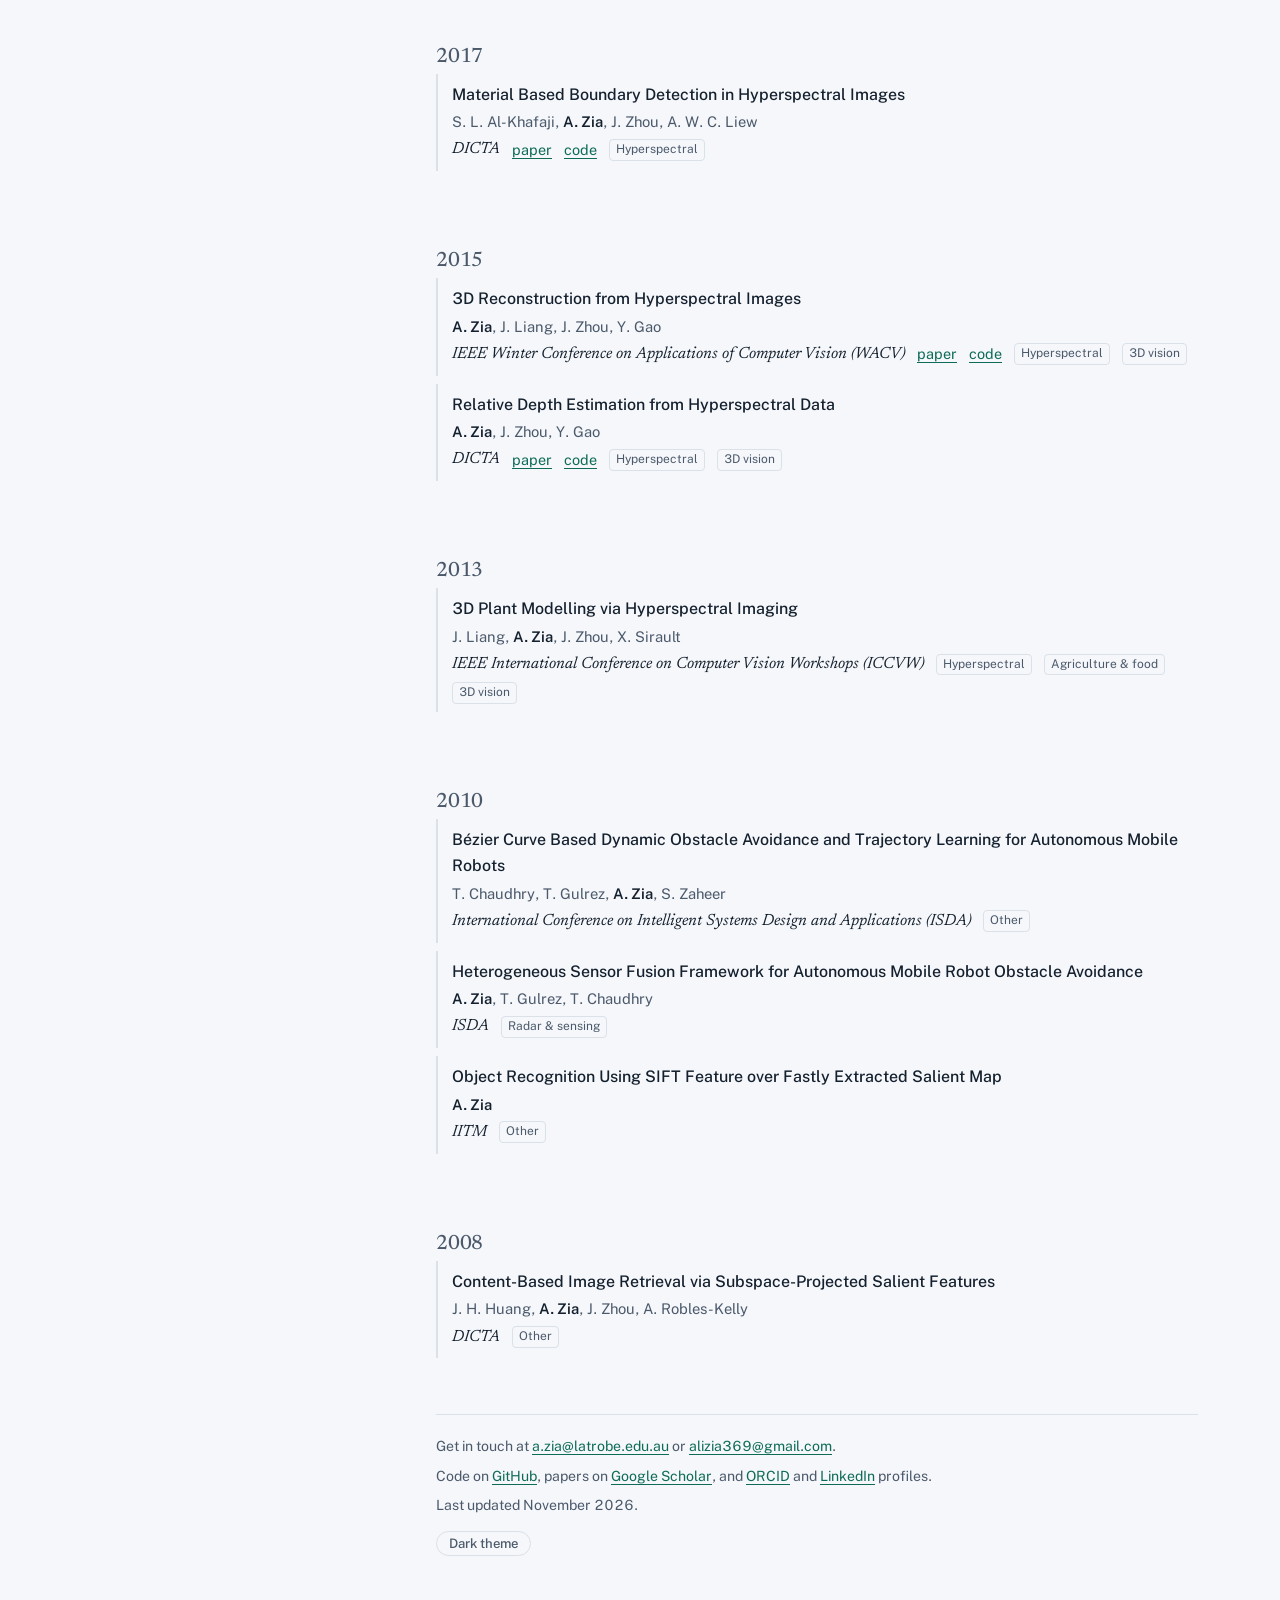
<file: publications/index.html>
<!doctype html>
<html lang="en">
<head>
<meta charset="utf-8">
<meta name="viewport" content="width=device-width, initial-scale=1">
<title>Publications | Ali Zia</title>
<meta name="description" content="Publications of Ali Zia on topological deep learning, hyperspectral imaging, anomaly detection and applied machine learning.">
<link rel="canonical" href="https://alizia369.github.io/publications/">
<meta property="og:title" content="Publications | Ali Zia">
<meta property="og:description" content="Publications of Ali Zia on topological deep learning, hyperspectral imaging, anomaly detection and applied machine learning.">
<meta property="og:image" content="https://alizia369.github.io/assets/img/profile.jpg">
<meta property="og:url" content="https://alizia369.github.io/publications/">
<meta name="theme-color" content="#f5f7fa">
<link rel="icon" href="data:image/svg+xml,%3Csvg xmlns='http://www.w3.org/2000/svg' viewBox='0 0 32 32'%3E%3Crect width='32' height='32' rx='7' fill='%2314202e'/%3E%3Ccircle cx='10' cy='21' r='3' fill='%235daa3a'/%3E%3Ccircle cx='16' cy='10' r='3' fill='%232f6fd0'/%3E%3Ccircle cx='23' cy='20' r='3' fill='%23e2792e'/%3E%3Cpath d='M10 21 16 10 23 20Z' fill='none' stroke='%23cfd8e3' stroke-width='1.5'/%3E%3C/svg%3E">
<link rel="preconnect" href="https://fonts.googleapis.com">
<link rel="preconnect" href="https://fonts.gstatic.com" crossorigin>
<link href="https://fonts.googleapis.com/css2?family=Newsreader:ital,opsz,wght@0,6..72,400;0,6..72,500;0,6..72,600;1,6..72,400&family=Public+Sans:wght@400;500;600&display=swap" rel="stylesheet">
<link rel="stylesheet" href="/assets/css/site.css">
</head>
<body>
<a class="skip" href="#content">Skip to content</a>
<div class="shell">
  <aside class="id" aria-label="Profile">
    <div class="id-top">
      <div class="portrait"><img src="/assets/img/profile.jpg" alt="Ali Zia" width="239" height="239"></div>
      <div>
        <a class="name" href="/">Ali Zia</a>
        <p class="role"><strong>Research Fellow in Machine Learning</strong><br>School of Computing, Engineering and Mathematical Sciences, La Trobe University<br>Adjunct, CSIRO and the Australian National University</p>
      </div>
    </div>
    <nav aria-label="Site"><ul class="menu"><li><a href="/">About</a></li><li><a href="/research/">Research</a></li><li><a href="/publications/" aria-current="page">Publications</a></li><li><a href="/code/">Code</a></li><li><a href="/teaching/">Teaching</a></li><li><a href="/grants/">Grants</a></li><li><a href="/recognition/">Recognition</a></li><li><a href="/resume/">Resume</a></li></ul></nav>
    <ul class="links"><li><a href="mailto:a.zia@latrobe.edu.au"><svg viewBox="0 0 24 24" aria-hidden="true"><path d="M3 5h18a1 1 0 0 1 1 1v12a1 1 0 0 1-1 1H3a1 1 0 0 1-1-1V6a1 1 0 0 1 1-1Zm1 2.3V17h16V7.3l-8 5.4-8-5.4ZM5.6 7 12 11.3 18.4 7H5.6Z"/></svg>Email</a></li><li><a href="https://scholar.google.com/citations?user=BVBJ06QAAAAJ"><svg viewBox="0 0 24 24" aria-hidden="true"><path d="M12 3 1 9l11 6 9-4.9V17h2V9L12 3Zm-6 9.7V16c0 1.7 2.7 3 6 3s6-1.3 6-3v-3.3l-6 3.3-6-3.3Z"/></svg>Google Scholar</a></li><li><a href="https://github.com/alizia369"><svg viewBox="0 0 24 24" aria-hidden="true"><path d="M12 2a10 10 0 0 0-3.2 19.5c.5.1.7-.2.7-.5v-1.7c-2.8.6-3.4-1.3-3.4-1.3-.5-1.2-1.1-1.5-1.1-1.5-.9-.6.1-.6.1-.6 1 .1 1.5 1 1.5 1 .9 1.6 2.4 1.1 3 .9.1-.7.4-1.1.6-1.4-2.2-.3-4.6-1.1-4.6-5a3.9 3.9 0 0 1 1-2.7 3.6 3.6 0 0 1 .1-2.7s.8-.3 2.8 1a9.6 9.6 0 0 1 5 0c1.9-1.3 2.8-1 2.8-1 .5 1.4.2 2.4.1 2.7a3.9 3.9 0 0 1 1 2.7c0 3.9-2.3 4.7-4.6 5 .4.3.7.9.7 1.9V21c0 .3.2.6.7.5A10 10 0 0 0 12 2Z"/></svg>GitHub</a></li><li><a href="https://orcid.org/0000-0003-4819-6666"><svg viewBox="0 0 24 24" aria-hidden="true"><path d="M12 2a10 10 0 1 0 0 20 10 10 0 0 0 0-20ZM8.3 17H6.9V9.4h1.4V17Zm-.7-8.6a.9.9 0 1 1 0-1.8.9.9 0 0 1 0 1.8ZM17.3 13.2c0 2.2-1.6 3.8-4 3.8h-3V9.4h3c2.4 0 4 1.6 4 3.8Zm-1.4 0c0-1.5-1-2.5-2.7-2.5h-1.5v5h1.5c1.7 0 2.7-1 2.7-2.5Z"/></svg>ORCID</a></li><li><a href="https://www.linkedin.com/in/ali-zia-0411b123/"><svg viewBox="0 0 24 24" aria-hidden="true"><path d="M4.98 3.5a2.5 2.5 0 1 1 0 5 2.5 2.5 0 0 1 0-5ZM3 9.5h4V21H3V9.5Zm6.5 0h3.8v1.6h.1c.5-1 1.8-2 3.8-2 4 0 4.8 2.6 4.8 6V21h-4v-5.2c0-1.2 0-2.8-1.7-2.8s-2 1.3-2 2.7V21h-4V9.5Z"/></svg>LinkedIn</a></li></ul>
    <div class="metrics">
      <p><b>982</b> citations, h-index <b>14</b></p>
      <p>Google Scholar, Nov 2026</p>
    </div>
  </aside>
  <main id="content">

    <section aria-labelledby="t">
      <h1 class="page-title" id="t">Publications</h1>
      <p class="intro-text">Papers, preprints and datasets, newest first. Citation counts and the complete record are on <a href="https://scholar.google.com/citations?user=BVBJ06QAAAAJ">Google Scholar</a>.</p>
      <div class="filters">
        <input type="search" id="pub-search" placeholder="Search titles, authors, venues or topics" aria-label="Search publications">
        <div class="chips" data-key="type" role="group" aria-label="Filter by type"><button class="chip" type="button" data-value="all" aria-pressed="true">All types</button><button class="chip" type="button" data-value="journal" aria-pressed="false">Journal</button><button class="chip" type="button" data-value="conference" aria-pressed="false">Conference</button><button class="chip" type="button" data-value="workshop" aria-pressed="false">Workshop</button><button class="chip" type="button" data-value="preprint" aria-pressed="false">Preprint</button><button class="chip" type="button" data-value="editorial" aria-pressed="false">Editorial</button><button class="chip" type="button" data-value="dataset" aria-pressed="false">Dataset</button><button class="chip" type="button" data-value="book" aria-pressed="false">Book chapter</button><button class="chip" type="button" data-value="thesis" aria-pressed="false">Thesis</button></div>
        <div class="chips" data-key="topic" role="group" aria-label="Filter by topic"><button class="chip" type="button" data-value="all" aria-pressed="true">All topics</button><button class="chip" type="button" data-value="topology" aria-pressed="false">Topology</button><button class="chip" type="button" data-value="hyperspectral" aria-pressed="false">Hyperspectral</button><button class="chip" type="button" data-value="anomaly" aria-pressed="false">Anomaly detection</button><button class="chip" type="button" data-value="agriculture" aria-pressed="false">Agriculture & food</button><button class="chip" type="button" data-value="health" aria-pressed="false">Health</button><button class="chip" type="button" data-value="sensing" aria-pressed="false">Radar & sensing</button><button class="chip" type="button" data-value="3d" aria-pressed="false">3D vision</button><button class="chip" type="button" data-value="robustness" aria-pressed="false">Robustness</button><button class="chip" type="button" data-value="generative" aria-pressed="false">Generative</button><button class="chip" type="button" data-value="other" aria-pressed="false">Other</button></div>
        <span class="count" id="pub-count" aria-live="polite">65 papers</span>
      </div>
      <section class="year-block"><h2>2027</h2><ul class="pubs"><li class="pub" id="p-context-aware-ai-for-localised-pollen-risk-guidance-in" data-type="conference" data-topics="health" data-search="context-aware ai for localised pollen-risk guidance in asthma self-management z. sako, a. zia, n. wickramasinghe hawaii international conference on system sciences (hicss-60) hicss 2027 health"><span class="t">Context-Aware AI for Localised Pollen-Risk Guidance in Asthma Self-Management</span><span class="a">Z. Sako, <b class="me">A. Zia</b>, N. Wickramasinghe</span><span class="meta"><span class="v">Hawaii International Conference on System Sciences (HICSS-60)</span><span class="award">Accepted</span><span class="tag">Health</span></span></li></ul></section><section class="year-block"><h2>2026</h2><ul class="pubs"><li class="pub" id="p-editorial-building-resilient-cities-with-remote-sensing-and" data-type="editorial" data-topics="sensing" data-search="editorial: building resilient cities with remote sensing and ai s. abbas, f. m. qamer, a. zia frontiers in remote sensing 7 frontiers in remote sensing 2026 radar &amp; sensing"><span class="t">Editorial: Building Resilient Cities with Remote Sensing and AI</span><span class="a">S. Abbas, F. M. Qamer, <b class="me">A. Zia</b></span><span class="meta"><span class="v">Frontiers in Remote Sensing 7</span><a href="https://doi.org/10.3389/frsen.2026.1991820">paper</a><span class="tag">Radar & sensing</span></span></li><li class="pub" id="p-learning-topology-aware-representations-via-test-time" data-type="journal" data-topics="topology anomaly" data-search="learning topology-aware representations via test-time adaptation for anomaly segmentation a. zia, u. ali, a. rehman, u. ramzan, k. han, m. faheem, s. qureshi, w. xiang ieee transactions on pattern analysis and machine intelligence ieee tpami 2026 topology anomaly detection"><span class="t">Learning Topology-Aware Representations via Test-Time Adaptation for Anomaly Segmentation</span><span class="a"><b class="me">A. Zia</b>, U. Ali, A. Rehman, U. Ramzan, K. Han, M. Faheem, S. Qureshi, W. Xiang</span><span class="meta"><span class="v">IEEE Transactions on Pattern Analysis and Machine Intelligence</span><a href="https://doi.org/10.1109/TPAMI.2026.3710196">paper</a> <a href="https://arxiv.org/abs/2606.28268">arXiv</a> <a href="https://github.com/alizia369/TopoTTA">code</a> <a href="https://topotta.github.io">project</a><span class="tag">Topology</span><span class="tag">Anomaly detection</span></span></li><li class="pub" id="p-topology-aware-optimal-transport-for-source-free-test-time" data-type="conference" data-topics="topology anomaly" data-search="topology-aware optimal transport for source-free test-time adaptation in anomaly segmentation a. zia, u. ali, a. khamis, m. u. ramzan, a. rehman, w. xiang advances in neural information processing systems (neurips) neurips 2026 topology anomaly detection"><span class="t">Topology-Aware Optimal Transport for Source-Free Test-Time Adaptation in Anomaly Segmentation</span><span class="a"><b class="me">A. Zia</b>, U. Ali, A. Khamis, M. U. Ramzan, A. Rehman, W. Xiang</span><span class="meta"><span class="v">Advances in Neural Information Processing Systems (NeurIPS)</span><a href="https://arxiv.org/abs/2601.20333">arXiv</a> <a href="https://github.com/alizia369/TopoOT">code</a><span class="tag">Topology</span><span class="tag">Anomaly detection</span></span></li><li class="pub" id="p-learning-structurally-consistent-representations-for-multi" data-type="conference" data-topics="sensing topology" data-search="learning structurally consistent representations for multi-view radar semantic segmentation a. zia, m. u. ramzan, a. khamis, u. ali, a. rehman european conference on computer vision (eccv) eccv 2026 radar &amp; sensing topology"><span class="t">Learning Structurally Consistent Representations for Multi-view Radar Semantic Segmentation</span><span class="a"><b class="me">A. Zia</b>, M. U. Ramzan, A. Khamis, U. Ali, A. Rehman</span><span class="meta"><span class="v">European Conference on Computer Vision (ECCV)</span><a href="https://eccv.ecva.net/virtual/2026/poster/5805">paper</a> <a href="https://arxiv.org/abs/2606.31609">arXiv</a> <a href="https://github.com/alizia369/HyperRadar">code</a><span class="tag">Radar & sensing</span><span class="tag">Topology</span></span></li><li class="pub" id="p-spectral-3d-computer-vision-a-survey-of-acquisition" data-type="journal" data-topics="hyperspectral 3d" data-search="spectral 3d computer vision: a survey of acquisition, representations, learning, and applications a. zia, y. sun, u. ali, z. long, j. zhou computer science review 63 computer science review 2026 hyperspectral 3d vision"><span class="t">Spectral 3D Computer Vision: A Survey of Acquisition, Representations, Learning, and Applications</span><span class="a"><b class="me">A. Zia</b>, Y. Sun, U. Ali, Z. Long, J. Zhou</span><span class="meta"><span class="v">Computer Science Review 63</span><a href="https://doi.org/10.1016/j.cosrev.2026.101084">paper</a> <a href="https://arxiv.org/abs/2302.08054">arXiv</a><span class="tag">Hyperspectral</span><span class="tag">3D vision</span></span></li><li class="pub" id="p-geometry-conditioned-implicit-spatial-frequency-fusion" data-type="journal" data-topics="hyperspectral sensing" data-search="geometry-conditioned implicit spatial–frequency fusion network for hyperspectral–lidar classification z. long, x. han, a. zia, j. x. yang, j. wang, g. fu, j. zhou ieee transactions on geoscience and remote sensing ieee tgrs 2026 hyperspectral radar &amp; sensing"><span class="t">Geometry-Conditioned Implicit Spatial–Frequency Fusion Network for Hyperspectral–LiDAR Classification</span><span class="a">Z. Long, X. Han, <b class="me">A. Zia</b>, J. X. Yang, J. Wang, G. Fu, J. Zhou</span><span class="meta"><span class="v">IEEE Transactions on Geoscience and Remote Sensing</span><a href="https://arxiv.org/abs/2605.14239">arXiv</a><span class="award">Accepted</span><span class="tag">Hyperspectral</span><span class="tag">Radar & sensing</span></span></li><li class="pub" id="p-ws-net-weak-signal-representation-learning-and-gated" data-type="journal" data-topics="hyperspectral" data-search="ws-net: weak-signal representation learning and gated abundance reconstruction for hyperspectral unmixing via state-space and weak signal attention fusion z. long, a. zia, g. fu, v. rolland, j. zhou ieee transactions on geoscience and remote sensing ieee tgrs 2026 hyperspectral"><span class="t">WS-Net: Weak-Signal Representation Learning and Gated Abundance Reconstruction for Hyperspectral Unmixing via State-Space and Weak Signal Attention Fusion</span><span class="a">Z. Long, <b class="me">A. Zia</b>, G. Fu, V. Rolland, J. Zhou</span><span class="meta"><span class="v">IEEE Transactions on Geoscience and Remote Sensing</span><a href="https://arxiv.org/abs/2603.09037">arXiv</a><span class="award">Accepted</span><span class="tag">Hyperspectral</span></span></li><li class="pub" id="p-expert-fusion-network-for-automated-blastocyst-morphology" data-type="journal" data-topics="health" data-search="expert fusion network for automated blastocyst morphology and ivf decision support a. zia, s. qureshi, f. ansarizadeh, m. fozan, e. kamawal, s. anwer, c. karmakar ieee journal of biomedical and health informatics ieee jbhi 2026 health"><span class="t">Expert Fusion Network for Automated Blastocyst Morphology and IVF Decision Support</span><span class="a"><b class="me">A. Zia</b>, S. Qureshi, F. Ansarizadeh, M. Fozan, E. Kamawal, S. Anwer, C. Karmakar</span><span class="meta"><span class="v">IEEE Journal of Biomedical and Health Informatics</span><a href="https://doi.org/10.1109/JBHI.2026.3727646">paper</a><span class="tag">Health</span></span></li><li class="pub" id="p-hypergraph-contrastive-sensor-fusion-for-multimodal-fault" data-type="journal" data-topics="sensing topology" data-search="hypergraph contrastive sensor fusion for multimodal fault diagnosis in induction motors u. ali, a. zia, w. ali, u. ramzan, a. rehman, m. t. chaudhry, w. xiang ieee sensors journal ieee sensors journal 2026 radar &amp; sensing topology"><span class="t">Hypergraph Contrastive Sensor Fusion for Multimodal Fault Diagnosis in Induction Motors</span><span class="a">U. Ali, <b class="me">A. Zia</b>, W. Ali, U. Ramzan, A. Rehman, M. T. Chaudhry, W. Xiang</span><span class="meta"><span class="v">IEEE Sensors Journal</span><a href="https://arxiv.org/abs/2510.15547">arXiv</a> <a href="https://github.com/alizia369/MM-HCAN">code</a><span class="tag">Radar & sensing</span><span class="tag">Topology</span></span></li><li class="pub" id="p-hyperecho-structured-higher-order-representation-for" data-type="conference" data-topics="sensing topology" data-search="hyperecho: structured higher order representation for automotive radar semantic segmentation a. khamis, m. u. ramzan, u. ali, a. zia ieee international conference on pervasive computing and communications (percom) ieee percom 2026 radar &amp; sensing topology"><span class="t">HyperEcho: Structured Higher Order Representation for Automotive Radar Semantic Segmentation</span><span class="a">A. Khamis, M. U. Ramzan, U. Ali, <b class="me">A. Zia</b></span><span class="meta"><span class="v">IEEE International Conference on Pervasive Computing and Communications (PerCom)</span><span class="tag">Radar & sensing</span><span class="tag">Topology</span></span></li><li class="pub" id="p-a-review-on-vision-centric-coarse-to-fine-grained-animal" data-type="journal" data-topics="agriculture" data-search="a review on vision-centric coarse to fine-grained animal action recognition a. zia, r. sharma, a. khamis, u. ali, x. li, m. husnain, n. shafi, s. anwar, et al. artificial intelligence review 59(5) ai review 2026 agriculture &amp; food"><span class="t">A Review on Vision-Centric Coarse to Fine-Grained Animal Action Recognition</span><span class="a"><b class="me">A. Zia</b>, R. Sharma, A. Khamis, U. Ali, X. Li, M. Husnain, N. Shafi, S. Anwar, et al.</span><span class="meta"><span class="v">Artificial Intelligence Review 59(5)</span><a href="https://arxiv.org/abs/2506.01214">arXiv</a><span class="tag">Agriculture & food</span></span></li><li class="pub" id="p-multi-scale-target-aware-representation-learning-for-fundus" data-type="journal" data-topics="health" data-search="multi-scale target-aware representation learning for fundus image enhancement h. wu, y. huang, y. wu, q. yang, b. wang, l. zhang, m. f. khan, a. zia, et al. neural networks 195 neural networks 2026 health"><span class="t">Multi-Scale Target-Aware Representation Learning for Fundus Image Enhancement</span><span class="a">H. Wu, Y. Huang, Y. Wu, Q. Yang, B. Wang, L. Zhang, M. F. Khan, <b class="me">A. Zia</b>, et al.</span><span class="meta"><span class="v">Neural Networks 195</span><a href="https://arxiv.org/abs/2505.01831">arXiv</a><span class="tag">Health</span></span></li><li class="pub" id="p-news-classification-in-low-resource-languages-insights-from" data-type="journal" data-topics="other" data-search="news classification in low-resource languages: insights from transformer and baseline models w. b. demilie, a. zia concurrency and computation: practice and experience 38(6) ccpe 2026 other"><span class="t">News Classification in Low-Resource Languages: Insights from Transformer and Baseline Models</span><span class="a">W. B. Demilie, <b class="me">A. Zia</b></span><span class="meta"><span class="v">Concurrency and Computation: Practice and Experience 38(6)</span><span class="tag">Other</span></span></li><li class="pub" id="p-geometry-aware-semantic-reasoning-for-training-free-video" data-type="preprint" data-topics="anomaly" data-search="geometry-aware semantic reasoning for training-free video anomaly detection a. zia, u. ali, m. u. ramzan, h. abid, a. rehman, w. xiang arxiv preprint  2026 anomaly detection"><span class="t">Geometry-Aware Semantic Reasoning for Training-Free Video Anomaly Detection</span><span class="a"><b class="me">A. Zia</b>, U. Ali, M. U. Ramzan, H. Abid, A. Rehman, W. Xiang</span><span class="meta"><span class="v">arXiv preprint</span><a href="https://arxiv.org/abs/2603.13374">arXiv</a><span class="tag">Anomaly detection</span></span></li><li class="pub" id="p-representation-geometry-as-a-diagnostic-for-out-of" data-type="preprint" data-topics="robustness" data-search="representation geometry as a diagnostic for out-of-distribution robustness a. zia, f. hazratian arxiv preprint  2026 robustness"><span class="t">Representation Geometry as a Diagnostic for Out-of-Distribution Robustness</span><span class="a"><b class="me">A. Zia</b>, F. Hazratian</span><span class="meta"><span class="v">arXiv preprint</span><a href="https://arxiv.org/abs/2602.03951">arXiv</a><span class="tag">Robustness</span></span></li><li class="pub" id="p-topogeoscore-a-self-supervised-source-only-geometric" data-type="preprint" data-topics="robustness topology" data-search="topogeoscore: a self-supervised source-only geometric framework for ood checkpoint selection f. hazratian, a. zia, h. d. nguyen arxiv preprint  2026 robustness topology"><span class="t">TopoGeoScore: A Self-Supervised Source-Only Geometric Framework for OOD Checkpoint Selection</span><span class="a">F. Hazratian, <b class="me">A. Zia</b>, H. D. Nguyen</span><span class="meta"><span class="v">arXiv preprint</span><a href="https://arxiv.org/abs/2605.08870">arXiv</a><span class="tag">Robustness</span><span class="tag">Topology</span></span></li><li class="pub" id="p-component-aware-sketch-to-image-generation-using-self" data-type="preprint" data-topics="generative" data-search="component-aware sketch-to-image generation using self-attention encoding and coordinate-preserving fusion a. zia, m. u. ramzan, u. ali, m. faheem, a. khamis, s. qureshi arxiv preprint  2026 generative"><span class="t">Component-Aware Sketch-to-Image Generation Using Self-Attention Encoding and Coordinate-Preserving Fusion</span><span class="a"><b class="me">A. Zia</b>, M. U. Ramzan, U. Ali, M. Faheem, A. Khamis, S. Qureshi</span><span class="meta"><span class="v">arXiv preprint</span><a href="https://arxiv.org/abs/2603.09484">arXiv</a><span class="tag">Generative</span></span></li></ul></section><section class="year-block"><h2>2025</h2><ul class="pubs"><li class="pub" id="p-2d-3d-feature-fusion-via-cross-modal-latent-synthesis-and" data-type="conference" data-topics="anomaly 3d" data-search="2d–3d feature fusion via cross-modal latent synthesis and attention-guided restoration for industrial anomaly detection u. ali, a. zia, a. rehman, u. ramzan, z. hassan, t. sattar, j. wang, w. xiang international conference on digital image computing: techniques and applications (dicta) dicta 2025 anomaly detection 3d vision"><span class="t">2D–3D Feature Fusion via Cross-Modal Latent Synthesis and Attention-Guided Restoration for Industrial Anomaly Detection</span><span class="a">U. Ali, <b class="me">A. Zia</b>, A. Rehman, U. Ramzan, Z. Hassan, T. Sattar, J. Wang, W. Xiang</span><span class="meta"><span class="v">International Conference on Digital Image Computing: Techniques and Applications (DICTA)</span><a href="https://arxiv.org/abs/2510.21793">arXiv</a> <a href="https://github.com/alizia369/MAFR">code</a><span class="tag">Anomaly detection</span><span class="tag">3D vision</span></span></li><li class="pub" id="p-split-fuse-transport-annotation-free-saliency-via-dual" data-type="conference" data-topics="other" data-search="split-fuse-transport: annotation-free saliency via dual clustering and optimal transport alignment m. u. ramzan, a. zia, a. khamis, n. ali, u. ali, w. xiang dicta dicta 2025 other"><span class="t">Split-Fuse-Transport: Annotation-Free Saliency via Dual Clustering and Optimal Transport Alignment</span><span class="a">M. U. Ramzan, <b class="me">A. Zia</b>, A. Khamis, N. Ali, U. Ali, W. Xiang</span><span class="meta"><span class="v">DICTA</span><a href="https://arxiv.org/abs/2510.17484">arXiv</a><span class="tag">Other</span></span></li><li class="pub" id="p-weakly-supervised-pixel-wise-classification-of" data-type="conference" data-topics="hyperspectral" data-search="weakly supervised pixel-wise classification of hyperspectral images with noise-adaptive hybrid attention and triple contrastive learning d. effah, a. zia, m. awrangjeb, y. gao, k. sarpong dicta dicta 2025 hyperspectral"><span class="t">Weakly Supervised Pixel-Wise Classification of Hyperspectral Images with Noise-Adaptive Hybrid Attention and Triple Contrastive Learning</span><span class="a">D. Effah, <b class="me">A. Zia</b>, M. Awrangjeb, Y. Gao, K. Sarpong</span><span class="meta"><span class="v">DICTA</span><span class="award">Best student paper award</span><span class="tag">Hyperspectral</span></span></li><li class="pub" id="p-hierarchical-spatial-mamba-framework-for-point-cloud" data-type="conference" data-topics="3d" data-search="hierarchical spatial mamba framework for point cloud classification y. sun, a. zia, z. long, z. qiu, w. xiang, j. zhou asian conference on pattern recognition (acpr) acpr 2025 3d vision"><span class="t">Hierarchical Spatial Mamba Framework for Point Cloud Classification</span><span class="a">Y. Sun, <b class="me">A. Zia</b>, Z. Long, Z. Qiu, W. Xiang, J. Zhou</span><span class="meta"><span class="v">Asian Conference on Pattern Recognition (ACPR)</span><span class="tag">3D vision</span></span></li><li class="pub" id="p-bionet-and-neff-crop-biomass-prediction-from-point-clouds" data-type="conference" data-topics="agriculture 3d" data-search="bionet and neff: crop biomass prediction from point clouds to drone imagery x. li, z. hayder, a. zia, c. cassidy, s. liu, w. stiller, e. stone, w. conaty, et al. ieee/cvf winter conference on applications of computer vision (wacv) wacv 2025 agriculture &amp; food 3d vision"><span class="t">BioNet and NeFF: Crop Biomass Prediction from Point Clouds to Drone Imagery</span><span class="a">X. Li, Z. Hayder, <b class="me">A. Zia</b>, C. Cassidy, S. Liu, W. Stiller, E. Stone, W. Conaty, et al.</span><span class="meta"><span class="v">IEEE/CVF Winter Conference on Applications of Computer Vision (WACV)</span><a href="https://arxiv.org/abs/2410.23901">arXiv</a><span class="tag">Agriculture & food</span><span class="tag">3D vision</span></span></li><li class="pub" id="p-advances-in-machine-learning-for-wetland-classification-a" data-type="journal" data-topics="sensing" data-search="advances in machine learning for wetland classification: a comprehensive survey of methods and applications d. effah, a. zia, m. awrangjeb, y. gao, k. sarpong artificial intelligence review 59(1) ai review 2025 radar &amp; sensing"><span class="t">Advances in Machine Learning for Wetland Classification: A Comprehensive Survey of Methods and Applications</span><span class="a">D. Effah, <b class="me">A. Zia</b>, M. Awrangjeb, Y. Gao, K. Sarpong</span><span class="meta"><span class="v">Artificial Intelligence Review 59(1)</span><span class="tag">Radar & sensing</span></span></li><li class="pub" id="p-unlocking-chickpea-flour-potential-ai-powered-prediction" data-type="journal" data-topics="hyperspectral agriculture" data-search="unlocking chickpea flour potential: ai-powered prediction for quality assessment and compositional characterisation a. zia, m. husnain, s. buck, j. richetti, e. hulm, j. p. ral, v. rolland, x. sirault current research in food science 10 curr. res. food sci. 2025 hyperspectral agriculture &amp; food"><span class="t">Unlocking Chickpea Flour Potential: AI-Powered Prediction for Quality Assessment and Compositional Characterisation</span><span class="a"><b class="me">A. Zia</b>, M. Husnain, S. Buck, J. Richetti, E. Hulm, J. P. Ral, V. Rolland, X. Sirault</span><span class="meta"><span class="v">Current Research in Food Science 10</span><span class="tag">Hyperspectral</span><span class="tag">Agriculture & food</span></span></li><li class="pub" id="p-a-mental-state-aware-brain-computer-interface-for-adaptive" data-type="journal" data-topics="health" data-search="a mental state aware brain computer interface for adaptive control of electric powered wheelchair s. a. h. hussain, i. raza, s. a. hussain, m. h. jamal, t. gulrez, a. zia scientific reports 15 scientific reports 2025 health"><span class="t">A Mental State Aware Brain Computer Interface for Adaptive Control of Electric Powered Wheelchair</span><span class="a">S. A. H. Hussain, I. Raza, S. A. Hussain, M. H. Jamal, T. Gulrez, <b class="me">A. Zia</b></span><span class="meta"><span class="v">Scientific Reports 15</span><span class="tag">Health</span></span></li><li class="pub" id="p-sstd-stripe-like-space-target-detection-using-single-point" data-type="conference" data-topics="other" data-search="sstd: stripe-like space target detection using single-point weak supervision z. zhu, a. zia, x. li, b. dan, y. ma, e. liu, r. zhao ieee international conference on multimedia and expo (icme) icme 2025 other"><span class="t">SSTD: Stripe-Like Space Target Detection Using Single-Point Weak Supervision</span><span class="a">Z. Zhu, <b class="me">A. Zia</b>, X. Li, B. Dan, Y. Ma, E. Liu, R. Zhao</span><span class="meta"><span class="v">IEEE International Conference on Multimedia and Expo (ICME)</span><a href="https://arxiv.org/abs/2407.18097">arXiv</a><span class="tag">Other</span></span></li><li class="pub" id="p-collaborative-static-dynamic-teaching-a-semi-supervised" data-type="journal" data-topics="other" data-search="collaborative static-dynamic teaching: a semi-supervised framework for stripe-like space target detection z. zhu, a. zia, x. li, b. dan, y. ma, h. long, k. lu, e. liu, r. zhao remote sensing 17(8) remote sensing 2025 other"><span class="t">Collaborative Static-Dynamic Teaching: A Semi-Supervised Framework for Stripe-Like Space Target Detection</span><span class="a">Z. Zhu, <b class="me">A. Zia</b>, X. Li, B. Dan, Y. Ma, H. Long, K. Lu, E. Liu, R. Zhao</span><span class="meta"><span class="v">Remote Sensing 17(8)</span><a href="https://arxiv.org/abs/2408.05029">arXiv</a><span class="tag">Other</span></span></li><li class="pub" id="p-text-to-floorplan-synthesis-via-graph-conditioned-diffusion" data-type="conference" data-topics="generative" data-search="text-to-floorplan synthesis via graph-conditioned diffusion processes m. a. rehan, s. qureshi, a. zia international conference on image and vision computing new zealand (ivcnz) ivcnz 2025 generative"><span class="t">Text-to-Floorplan Synthesis via Graph-Conditioned Diffusion Processes</span><span class="a">M. A. Rehan, S. Qureshi, <b class="me">A. Zia</b></span><span class="meta"><span class="v">International Conference on Image and Vision Computing New Zealand (IVCNZ)</span><span class="tag">Generative</span></span></li><li class="pub" id="p-benchmarking-deep-learning-models-for-weed-detection-in" data-type="conference" data-topics="agriculture" data-search="benchmarking deep learning models for weed detection in precision agriculture s. qureshi, a. zia, a. ameer, a. latif canvas canvas 2025 agriculture &amp; food"><span class="t">Benchmarking Deep Learning Models for Weed Detection in Precision Agriculture</span><span class="a">S. Qureshi, <b class="me">A. Zia</b>, A. Ameer, A. Latif</span><span class="meta"><span class="v">CANVAS</span><span class="tag">Agriculture & food</span></span></li><li class="pub" id="p-enhancing-silent-speech-decoding-using-eeg-and-gradient" data-type="conference" data-topics="health" data-search="enhancing silent speech decoding using eeg and gradient boosting classifiers: a comparative analysis of xgboost and lightgbm on a native arabic silent speech dataset r. shah, a. riaz, s. qureshi, a. zia, u. iqbal international conference on activity and behavior computing (abc) abc 2025 health"><span class="t">Enhancing Silent Speech Decoding Using EEG and Gradient Boosting Classifiers: A Comparative Analysis of XGBoost and LightGBM on a Native Arabic Silent Speech Dataset</span><span class="a">R. Shah, A. Riaz, S. Qureshi, <b class="me">A. Zia</b>, U. Iqbal</span><span class="meta"><span class="v">International Conference on Activity and Behavior Computing (ABC)</span><span class="tag">Health</span></span></li><li class="pub" id="p-predicting-user-behavior-on-video-streaming-by-using-watch" data-type="journal" data-topics="other" data-search="predicting user behavior on video streaming by using watch-time duration analysis z. anwer, s. qureshi, s. m. z. iqbal, a. zia, s. anwer knowledge-based systems kbs 2025 other"><span class="t">Predicting User Behavior on Video Streaming by Using Watch-Time Duration Analysis</span><span class="a">Z. Anwer, S. Qureshi, S. M. Z. Iqbal, <b class="me">A. Zia</b>, S. Anwer</span><span class="meta"><span class="v">Knowledge-Based Systems</span><span class="tag">Other</span></span></li><li class="pub" id="p-genre-aware-user-profiling-using-duration-count-matrices-a" data-type="journal" data-topics="other" data-search="genre-aware user profiling using duration count matrices: a novel approach to enhancing content recommendation systems a. alqazzaz, z. anwar, m. hassan, s. qureshi, m. alsulami, a. zia, s. alyami, et al. plos one 20(4) plos one 2025 other"><span class="t">Genre-Aware User Profiling Using Duration Count Matrices: A Novel Approach to Enhancing Content Recommendation Systems</span><span class="a">A. Alqazzaz, Z. Anwar, M. Hassan, S. Qureshi, M. Alsulami, <b class="me">A. Zia</b>, S. Alyami, et al.</span><span class="meta"><span class="v">PLOS ONE 20(4)</span><span class="tag">Other</span></span></li><li class="pub" id="p-deadline-aware-workload-scheduling-for-edge-enhanced-iot" data-type="journal" data-topics="other" data-search="deadline-aware workload scheduling for edge-enhanced iot devices: a blockchain-enabled approach to incentive-based computing m. t. chaudhry, a. yousafzai, a. zia, s. a. abid, f. ahmad peer-to-peer networking and applications 18(4) p2p netw. appl. 2025 other"><span class="t">Deadline-Aware Workload Scheduling for Edge-Enhanced IoT Devices: A Blockchain-Enabled Approach to Incentive-Based Computing</span><span class="a">M. T. Chaudhry, A. Yousafzai, <b class="me">A. Zia</b>, S. A. Abid, F. Ahmad</span><span class="meta"><span class="v">Peer-to-Peer Networking and Applications 18(4)</span><span class="tag">Other</span></span></li><li class="pub" id="p-determining-mosaic-resilience-in-sugarcane-plants-using" data-type="preprint" data-topics="hyperspectral agriculture" data-search="determining mosaic resilience in sugarcane plants using hyperspectral images a. zia, j. zhou, m. olayemi arxiv preprint  2025 hyperspectral agriculture &amp; food"><span class="t">Determining Mosaic Resilience in Sugarcane Plants Using Hyperspectral Images</span><span class="a"><b class="me">A. Zia</b>, J. Zhou, M. Olayemi</span><span class="meta"><span class="v">arXiv preprint</span><a href="https://arxiv.org/abs/2501.16700">arXiv</a><span class="tag">Hyperspectral</span><span class="tag">Agriculture & food</span></span></li><li class="pub" id="p-deep-learning-in-uav-based-sensing-for-agriculture-a-survey" data-type="preprint" data-topics="agriculture" data-search="deep learning in uav-based sensing for agriculture: a survey a. zia, j. wang, x. li, m. z. hossain, j. richetti, a. ameer, s. qureshi, p. stewart, et al. ssrn preprint  2025 agriculture &amp; food"><span class="t">Deep Learning in UAV-Based Sensing for Agriculture: A Survey</span><span class="a"><b class="me">A. Zia</b>, J. Wang, X. Li, M. Z. Hossain, J. Richetti, A. Ameer, S. Qureshi, P. Stewart, et al.</span><span class="meta"><span class="v">SSRN preprint</span><span class="tag">Agriculture & food</span></span></li></ul></section><section class="year-block"><h2>2024</h2><ul class="pubs"><li class="pub" id="p-topological-deep-learning-a-review-of-an-emerging-paradigm" data-type="journal" data-topics="topology" data-search="topological deep learning: a review of an emerging paradigm a. zia, a. khamis, j. nichols, u. b. tayab, z. hayder, et al. artificial intelligence review 57(77) ai review 2024 topology"><span class="t">Topological Deep Learning: A Review of an Emerging Paradigm</span><span class="a"><b class="me">A. Zia</b>, A. Khamis, J. Nichols, U. B. Tayab, Z. Hayder, et al.</span><span class="meta"><span class="v">Artificial Intelligence Review 57(77)</span><a href="https://link.springer.com/article/10.1007/s10462-024-10710-9">paper</a> <a href="https://arxiv.org/abs/2302.03836">arXiv</a><span class="tag">Topology</span></span></li><li class="pub" id="p-topox-a-suite-of-python-packages-for-machine-learning-on" data-type="journal" data-topics="topology" data-search="topox: a suite of python packages for machine learning on topological domains m. hajij, m. papillon, f. frantzen, j. agerberg, i. aljabea, r. ballester, et al., including a. zia journal of machine learning research 25(374) jmlr 2024 topology"><span class="t">TopoX: A Suite of Python Packages for Machine Learning on Topological Domains</span><span class="a">M. Hajij, M. Papillon, F. Frantzen, J. Agerberg, I. AlJabea, R. Ballester, et al., including <b class="me">A. Zia</b></span><span class="meta"><span class="v">Journal of Machine Learning Research 25(374)</span><a href="https://www.jmlr.org/papers/v25/24-0110.html">paper</a> <a href="https://arxiv.org/abs/2402.02441">arXiv</a> <a href="https://github.com/pyt-team">code</a><span class="tag">Topology</span></span></li><li class="pub" id="p-a-new-hyperspectral-unmixing-benchmark-for-weak-signal-meat" data-type="conference" data-topics="hyperspectral agriculture" data-search="a new hyperspectral unmixing benchmark for weak signal meat contamination detection z. long, a. zia, j. nelis, v. rolland, j. zhou dicta dicta 2024 hyperspectral agriculture &amp; food"><span class="t">A New Hyperspectral Unmixing Benchmark for Weak Signal Meat Contamination Detection</span><span class="a">Z. Long, <b class="me">A. Zia</b>, J. Nelis, V. Rolland, J. Zhou</span><span class="meta"><span class="v">DICTA</span><span class="tag">Hyperspectral</span><span class="tag">Agriculture & food</span></span></li><li class="pub" id="p-mmcbe-multi-modality-dataset-for-crop-biomass-estimation" data-type="conference" data-topics="agriculture 3d" data-search="mmcbe: multi-modality dataset for crop biomass estimation and beyond x. li, z. hayder, a. zia, c. cassidy, s. liu, w. stiller, e. stone, w. conaty, et al. dicta dicta 2024 agriculture &amp; food 3d vision"><span class="t">MMCBE: Multi-Modality Dataset for Crop Biomass Estimation and Beyond</span><span class="a">X. Li, Z. Hayder, <b class="me">A. Zia</b>, C. Cassidy, S. Liu, W. Stiller, E. Stone, W. Conaty, et al.</span><span class="meta"><span class="v">DICTA</span><span class="tag">Agriculture & food</span><span class="tag">3D vision</span></span></li><li class="pub" id="p-locally-focused-face-representation-for-sketch-to-image" data-type="conference" data-topics="generative" data-search="locally-focused face representation for sketch-to-image generation using noise-induced refinement m. u. ramzan, a. zia, a. khamis, a. elgharabawy, a. liaqat, u. ali dicta dicta 2024 generative"><span class="t">Locally-Focused Face Representation for Sketch-to-Image Generation Using Noise-Induced Refinement</span><span class="a">M. U. Ramzan, <b class="me">A. Zia</b>, A. Khamis, A. Elgharabawy, A. Liaqat, U. Ali</span><span class="meta"><span class="v">DICTA</span><a href="https://arxiv.org/abs/2411.19005">arXiv</a><span class="tag">Generative</span></span></li><li class="pub" id="p-a-comparative-analysis-of-iot-device-fingerprinting-methods" data-type="conference" data-topics="other" data-search="a comparative analysis of iot device fingerprinting methods m. m. mir, w. l. tan, m. awrangjeb, a. zia international telecommunication networks and applications conference (itnac) itnac 2024 other"><span class="t">A Comparative Analysis of IoT Device Fingerprinting Methods</span><span class="a">M. M. Mir, W. L. Tan, M. Awrangjeb, <b class="me">A. Zia</b></span><span class="meta"><span class="v">International Telecommunication Networks and Applications Conference (ITNAC)</span><span class="tag">Other</span></span></li><li class="pub" id="p-an-improved-iot-device-fingerprinting-via-enhanced-feature" data-type="conference" data-topics="other" data-search="an improved iot device fingerprinting via enhanced feature selection m. m. mir, m. awrangjeb, w. l. tan, a. zia international conference on signal processing and communication systems (icspcs) icspcs 2024 other"><span class="t">An Improved IoT Device Fingerprinting via Enhanced Feature Selection</span><span class="a">M. M. Mir, M. Awrangjeb, W. L. Tan, <b class="me">A. Zia</b></span><span class="meta"><span class="v">International Conference on Signal Processing and Communication Systems (ICSPCS)</span><span class="tag">Other</span></span></li></ul></section><section class="year-block"><h2>2023</h2><ul class="pubs"><li class="pub" id="p-icml-2023-topological-deep-learning-challenge-design-and" data-type="workshop" data-topics="topology" data-search="icml 2023 topological deep learning challenge: design and results m. papillon, m. hajij, a. myers, h. jenne, j. mathe, t. papamarkou, et al., including a. zia topological, algebraic and geometric learning workshops (pmlr 221) pmlr 2023 topology"><span class="t">ICML 2023 Topological Deep Learning Challenge: Design and Results</span><span class="a">M. Papillon, M. Hajij, A. Myers, H. Jenne, J. Mathe, T. Papamarkou, et al., including <b class="me">A. Zia</b></span><span class="meta"><span class="v">Topological, Algebraic and Geometric Learning Workshops (PMLR 221)</span><a href="https://proceedings.mlr.press/v221/papillon23a.html">paper</a> <a href="https://arxiv.org/abs/2309.15188">arXiv</a><span class="tag">Topology</span></span></li><li class="pub" id="p-cvb-a-video-dataset-of-cattle-visual-behaviors" data-type="dataset" data-topics="agriculture" data-search="cvb: a video dataset of cattle visual behaviors a. zia, r. sharma, r. arablouei, g. bishop-hurley, j. mcnally, n. bagnall, et al. cvpr workshops cvpr-w 2023 agriculture &amp; food"><span class="t">CVB: A Video Dataset of Cattle Visual Behaviors</span><span class="a"><b class="me">A. Zia</b>, R. Sharma, R. Arablouei, G. Bishop-Hurley, J. McNally, N. Bagnall, et al.</span><span class="meta"><span class="v">CVPR Workshops</span><a href="https://arxiv.org/abs/2305.16555">arXiv</a><span class="tag">Agriculture & food</span></span></li><li class="pub" id="p-contrastive-aware-vit-for-weakly-supervised-semantic" data-type="conference" data-topics="other" data-search="contrastive-aware vit for weakly supervised semantic segmentation p. pativada, z. hayder, a. zia, n. barnes dicta dicta 2023 other"><span class="t">Contrastive-Aware ViT for Weakly Supervised Semantic Segmentation</span><span class="a">P. Pativada, Z. Hayder, <b class="me">A. Zia</b>, N. Barnes</span><span class="meta"><span class="v">DICTA</span><span class="award">Runner-up paper award</span><span class="tag">Other</span></span></li><li class="pub" id="p-how-do-native-and-non-native-listeners-differ-investigation" data-type="conference" data-topics="health" data-search="how do native and non-native listeners differ? investigation with dominant frequency bands in auditory evoked potential y. zhou, m. r. hasan, m. m. hasan, a. zia, m. z. hossain international conference on neural information processing (iconip) iconip 2023 health"><span class="t">How Do Native and Non-native Listeners Differ? Investigation with Dominant Frequency Bands in Auditory Evoked Potential</span><span class="a">Y. Zhou, M. R. Hasan, M. M. Hasan, <b class="me">A. Zia</b>, M. Z. Hossain</span><span class="meta"><span class="v">International Conference on Neural Information Processing (ICONIP)</span><span class="tag">Health</span></span></li><li class="pub" id="p-multiscale-representations-learning-transformer-framework" data-type="conference" data-topics="3d" data-search="multiscale representations learning transformer framework for point cloud classification y. sun, a. zia, j. zhou ieee international conference on image processing (icip) icip 2023 3d vision"><span class="t">Multiscale Representations Learning Transformer Framework for Point Cloud Classification</span><span class="a">Y. Sun, <b class="me">A. Zia</b>, J. Zhou</span><span class="meta"><span class="v">IEEE International Conference on Image Processing (ICIP)</span><span class="tag">3D vision</span></span></li><li class="pub" id="p-high-spectral-spatial-resolution-synthetic-hyperspectral" data-type="preprint" data-topics="hyperspectral" data-search="high spectral spatial resolution synthetic hyperspectral dataset from multi-source fusion y. sun, a. zia, j. zhou arxiv preprint  2023 hyperspectral"><span class="t">High Spectral Spatial Resolution Synthetic Hyperspectral Dataset from Multi-Source Fusion</span><span class="a">Y. Sun, <b class="me">A. Zia</b>, J. Zhou</span><span class="meta"><span class="v">arXiv preprint</span><a href="https://arxiv.org/abs/2309.00005">arXiv</a><span class="tag">Hyperspectral</span></span></li><li class="pub" id="p-comparing-the-effectiveness-of-classic-mask-r-cnn-and" data-type="preprint" data-topics="agriculture" data-search="comparing the effectiveness of classic mask r-cnn and vision transformer in early weed detection s. qureshi, a. ameer, a. zia, a. latif, s. karrila ssrn preprint  2023 agriculture &amp; food"><span class="t">Comparing the Effectiveness of Classic Mask R-CNN and Vision Transformer in Early Weed Detection</span><span class="a">S. Qureshi, A. Ameer, <b class="me">A. Zia</b>, A. Latif, S. Karrila</span><span class="meta"><span class="v">SSRN preprint</span><span class="tag">Agriculture & food</span></span></li></ul></section><section class="year-block"><h2>2021</h2><ul class="pubs"><li class="pub" id="p-exploring-chromatic-aberration-and-defocus-blur-for" data-type="journal" data-topics="hyperspectral 3d" data-search="exploring chromatic aberration and defocus blur for relative depth estimation from monocular hyperspectral image a. zia, j. zhou, y. gao ieee transactions on image processing 30 ieee tip 2021 hyperspectral 3d vision"><span class="t">Exploring Chromatic Aberration and Defocus Blur for Relative Depth Estimation from Monocular Hyperspectral Image</span><span class="a"><b class="me">A. Zia</b>, J. Zhou, Y. Gao</span><span class="meta"><span class="v">IEEE Transactions on Image Processing 30</span><a href="https://doi.org/10.1109/TIP.2021.3072215">paper</a> <a href="https://github.com/alizia369/hsi-chromatic-defocus-depth">code</a><span class="tag">Hyperspectral</span><span class="tag">3D vision</span></span></li><li class="pub" id="p-early-detection-of-sugarcane-smut-disease-in-hyperspectral" data-type="conference" data-topics="hyperspectral agriculture" data-search="early detection of sugarcane smut disease in hyperspectral images d. bao, j. zhou, s. a. bhuiyan, a. zia, r. ford, y. gao ivcnz ivcnz 2021 hyperspectral agriculture &amp; food"><span class="t">Early Detection of Sugarcane Smut Disease in Hyperspectral Images</span><span class="a">D. Bao, J. Zhou, S. A. Bhuiyan, <b class="me">A. Zia</b>, R. Ford, Y. Gao</span><span class="meta"><span class="v">IVCNZ</span><a href="https://doi.org/10.1109/IVCNZ54163.2021.9653386">paper</a> <a href="https://github.com/alizia369/sugarcane-smut-hsi">code</a><span class="tag">Hyperspectral</span><span class="tag">Agriculture & food</span></span></li></ul></section><section class="year-block"><h2>2020</h2><ul class="pubs"><li class="pub" id="p-short-term-load-forecasting-for-microgrid-energy-management" data-type="journal" data-topics="other" data-search="short-term load forecasting for microgrid energy management system using hybrid hho-fnn model with best-basis stationary wavelet packet transform u. b. tayab, a. zia, f. yang, j. lu, m. kashif energy 203 energy 2020 other"><span class="t">Short-Term Load Forecasting for Microgrid Energy Management System Using Hybrid HHO-FNN Model with Best-Basis Stationary Wavelet Packet Transform</span><span class="a">U. B. Tayab, <b class="me">A. Zia</b>, F. Yang, J. Lu, M. Kashif</span><span class="meta"><span class="v">Energy 203</span><span class="tag">Other</span></span></li><li class="pub" id="p-exploring-extrinsic-spectral-properties-of-hyperspectral" data-type="thesis" data-topics="hyperspectral 3d" data-search="exploring extrinsic spectral properties of hyperspectral image for 3d computer vision a. zia phd thesis, griffith university  2020 hyperspectral 3d vision"><span class="t">Exploring Extrinsic Spectral Properties of Hyperspectral Image for 3D Computer Vision</span><span class="a"><b class="me">A. Zia</b></span><span class="meta"><span class="v">PhD thesis, Griffith University</span><a href="https://research-repository.griffith.edu.au/items/6c4ccabf-f952-4780-8592-ac6f8ea62dae">paper</a> <a href="https://github.com/alizia369/hsi-occluded-object-detection">code</a><span class="tag">Hyperspectral</span><span class="tag">3D vision</span></span></li></ul></section><section class="year-block"><h2>2019</h2><ul class="pubs"><li class="pub" id="p-microgrid-energy-management-system-for-academic-building" data-type="conference" data-topics="other" data-search="microgrid energy management system for academic building u. b. tayab, j. lu, f. yang, m. islam, a. zia, j. hossain australasian universities power engineering conference (aupec) aupec 2019 other"><span class="t">Microgrid Energy Management System for Academic Building</span><span class="a">U. B. Tayab, J. Lu, F. Yang, M. Islam, <b class="me">A. Zia</b>, J. Hossain</span><span class="meta"><span class="v">Australasian Universities Power Engineering Conference (AUPEC)</span><span class="tag">Other</span></span></li></ul></section><section class="year-block"><h2>2018</h2><ul class="pubs"><li class="pub" id="p-spectral-spatial-scale-invariant-feature-transform-for" data-type="journal" data-topics="hyperspectral" data-search="spectral-spatial scale invariant feature transform for hyperspectral images s. l. al-khafaji, j. zhou, a. zia, a. w. c. liew ieee transactions on image processing 27(2) ieee tip 2018 hyperspectral"><span class="t">Spectral-Spatial Scale Invariant Feature Transform for Hyperspectral Images</span><span class="a">S. L. Al-Khafaji, J. Zhou, <b class="me">A. Zia</b>, A. W. C. Liew</span><span class="meta"><span class="v">IEEE Transactions on Image Processing 27(2)</span><span class="tag">Hyperspectral</span></span></li><li class="pub" id="p-3d-plant-modelling-using-spectral-data-from-visible-to-near" data-type="book" data-topics="hyperspectral agriculture 3d" data-search="3d plant modelling using spectral data from visible to near infrared range a. zia, j. liang computer vision: concepts, methodologies, tools, and applications (igi global) book chapter 2018 hyperspectral agriculture &amp; food 3d vision"><span class="t">3D Plant Modelling Using Spectral Data from Visible to Near Infrared Range</span><span class="a"><b class="me">A. Zia</b>, J. Liang</span><span class="meta"><span class="v">Computer Vision: Concepts, Methodologies, Tools, and Applications (IGI Global)</span><span class="tag">Hyperspectral</span><span class="tag">Agriculture & food</span><span class="tag">3D vision</span></span></li></ul></section><section class="year-block"><h2>2017</h2><ul class="pubs"><li class="pub" id="p-material-based-boundary-detection-in-hyperspectral-images" data-type="conference" data-topics="hyperspectral" data-search="material based boundary detection in hyperspectral images s. l. al-khafaji, a. zia, j. zhou, a. w. c. liew dicta dicta 2017 hyperspectral"><span class="t">Material Based Boundary Detection in Hyperspectral Images</span><span class="a">S. L. Al-Khafaji, <b class="me">A. Zia</b>, J. Zhou, A. W. C. Liew</span><span class="meta"><span class="v">DICTA</span><a href="https://researchportalplus.anu.edu.au/en/publications/material-based-boundary-detection-in-hyperspectral-images/">paper</a> <a href="https://github.com/alizia369/hsi-material-boundary-detection">code</a><span class="tag">Hyperspectral</span></span></li></ul></section><section class="year-block"><h2>2015</h2><ul class="pubs"><li class="pub" id="p-3d-reconstruction-from-hyperspectral-images" data-type="conference" data-topics="hyperspectral 3d" data-search="3d reconstruction from hyperspectral images a. zia, j. liang, j. zhou, y. gao ieee winter conference on applications of computer vision (wacv) wacv 2015 hyperspectral 3d vision"><span class="t">3D Reconstruction from Hyperspectral Images</span><span class="a"><b class="me">A. Zia</b>, J. Liang, J. Zhou, Y. Gao</span><span class="meta"><span class="v">IEEE Winter Conference on Applications of Computer Vision (WACV)</span><a href="https://doi.org/10.1109/WACV.2015.49">paper</a> <a href="https://github.com/alizia369/hsi-3d-reconstruction">code</a><span class="tag">Hyperspectral</span><span class="tag">3D vision</span></span></li><li class="pub" id="p-relative-depth-estimation-from-hyperspectral-data" data-type="conference" data-topics="hyperspectral 3d" data-search="relative depth estimation from hyperspectral data a. zia, j. zhou, y. gao dicta dicta 2015 hyperspectral 3d vision"><span class="t">Relative Depth Estimation from Hyperspectral Data</span><span class="a"><b class="me">A. Zia</b>, J. Zhou, Y. Gao</span><span class="meta"><span class="v">DICTA</span><a href="https://research-repository.griffith.edu.au/items/712b9517-7939-5a37-a748-9cb5ed0f4b0e">paper</a> <a href="https://github.com/alizia369/hsi-relative-depth-estimation">code</a><span class="tag">Hyperspectral</span><span class="tag">3D vision</span></span></li></ul></section><section class="year-block"><h2>2013</h2><ul class="pubs"><li class="pub" id="p-3d-plant-modelling-via-hyperspectral-imaging" data-type="workshop" data-topics="hyperspectral agriculture 3d" data-search="3d plant modelling via hyperspectral imaging j. liang, a. zia, j. zhou, x. sirault ieee international conference on computer vision workshops (iccvw) iccv-w 2013 hyperspectral agriculture &amp; food 3d vision"><span class="t">3D Plant Modelling via Hyperspectral Imaging</span><span class="a">J. Liang, <b class="me">A. Zia</b>, J. Zhou, X. Sirault</span><span class="meta"><span class="v">IEEE International Conference on Computer Vision Workshops (ICCVW)</span><span class="tag">Hyperspectral</span><span class="tag">Agriculture & food</span><span class="tag">3D vision</span></span></li></ul></section><section class="year-block"><h2>2010</h2><ul class="pubs"><li class="pub" id="p-b-zier-curve-based-dynamic-obstacle-avoidance-and" data-type="conference" data-topics="other" data-search="bézier curve based dynamic obstacle avoidance and trajectory learning for autonomous mobile robots t. chaudhry, t. gulrez, a. zia, s. zaheer international conference on intelligent systems design and applications (isda) isda 2010 other"><span class="t">Bézier Curve Based Dynamic Obstacle Avoidance and Trajectory Learning for Autonomous Mobile Robots</span><span class="a">T. Chaudhry, T. Gulrez, <b class="me">A. Zia</b>, S. Zaheer</span><span class="meta"><span class="v">International Conference on Intelligent Systems Design and Applications (ISDA)</span><span class="tag">Other</span></span></li><li class="pub" id="p-heterogeneous-sensor-fusion-framework-for-autonomous-mobile" data-type="conference" data-topics="sensing" data-search="heterogeneous sensor fusion framework for autonomous mobile robot obstacle avoidance a. zia, t. gulrez, t. chaudhry isda isda 2010 radar &amp; sensing"><span class="t">Heterogeneous Sensor Fusion Framework for Autonomous Mobile Robot Obstacle Avoidance</span><span class="a"><b class="me">A. Zia</b>, T. Gulrez, T. Chaudhry</span><span class="meta"><span class="v">ISDA</span><span class="tag">Radar & sensing</span></span></li><li class="pub" id="p-object-recognition-using-sift-feature-over-fastly-extracted" data-type="conference" data-topics="other" data-search="object recognition using sift feature over fastly extracted salient map a. zia iitm iitm 2010 other"><span class="t">Object Recognition Using SIFT Feature over Fastly Extracted Salient Map</span><span class="a"><b class="me">A. Zia</b></span><span class="meta"><span class="v">IITM</span><span class="tag">Other</span></span></li></ul></section><section class="year-block"><h2>2008</h2><ul class="pubs"><li class="pub" id="p-content-based-image-retrieval-via-subspace-projected" data-type="conference" data-topics="other" data-search="content-based image retrieval via subspace-projected salient features j. h. huang, a. zia, j. zhou, a. robles-kelly dicta dicta 2008 other"><span class="t">Content-Based Image Retrieval via Subspace-Projected Salient Features</span><span class="a">J. H. Huang, <b class="me">A. Zia</b>, J. Zhou, A. Robles-Kelly</span><span class="meta"><span class="v">DICTA</span><span class="tag">Other</span></span></li></ul></section>
    </section>
    <footer>
      <p>Get in touch at <a href="mailto:a.zia@latrobe.edu.au">a.zia@latrobe.edu.au</a> or <a href="mailto:alizia369@gmail.com">alizia369@gmail.com</a>.</p>
      <p>Code on <a href="https://github.com/alizia369">GitHub</a>, papers on <a href="https://scholar.google.com/citations?user=BVBJ06QAAAAJ">Google Scholar</a>, and <a href="https://orcid.org/0000-0003-4819-6666">ORCID</a> and <a href="https://www.linkedin.com/in/ali-zia-0411b123/">LinkedIn</a> profiles.</p>
      <p>Last updated November 2026.</p>
      <button class="theme-switch" type="button" id="theme-switch">Dark theme</button>
    </footer>
  </main>
</div>
<script src="/assets/js/site.js" defer></script>
</body>
</html>
</file>
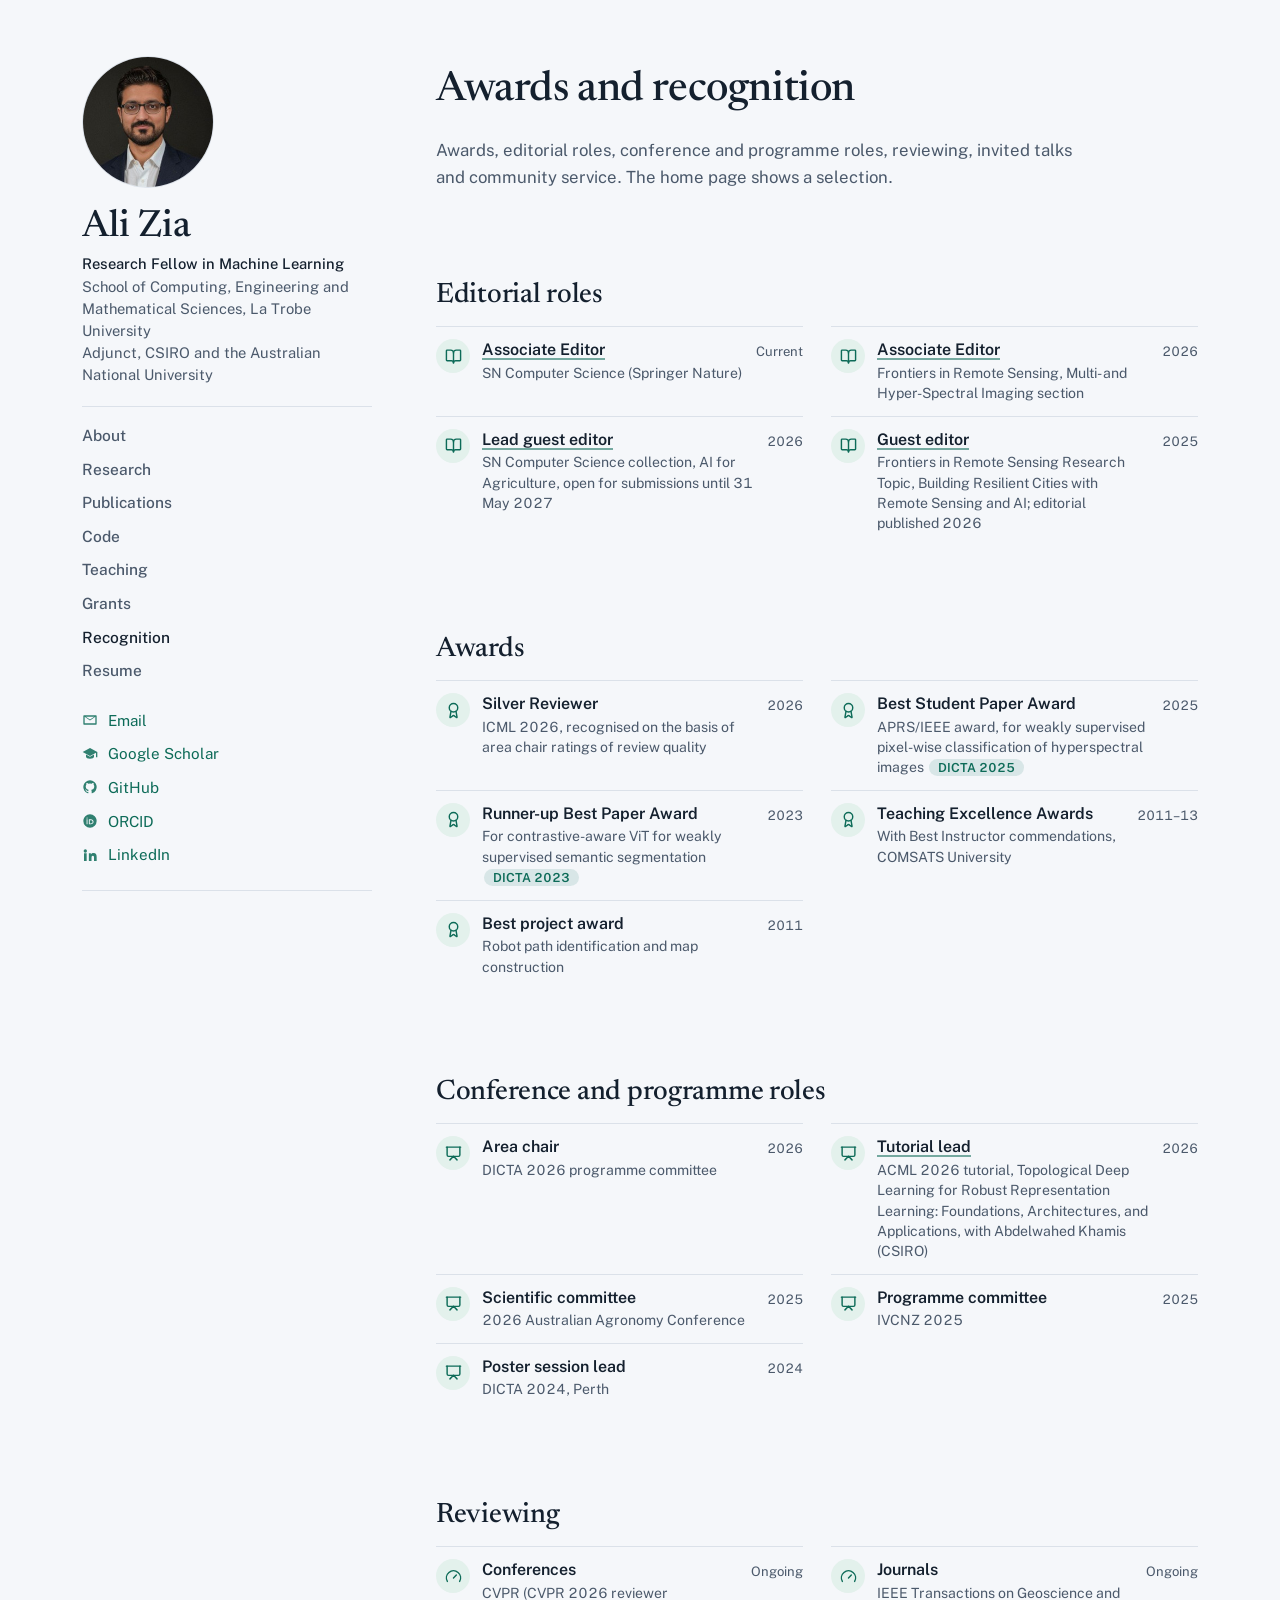
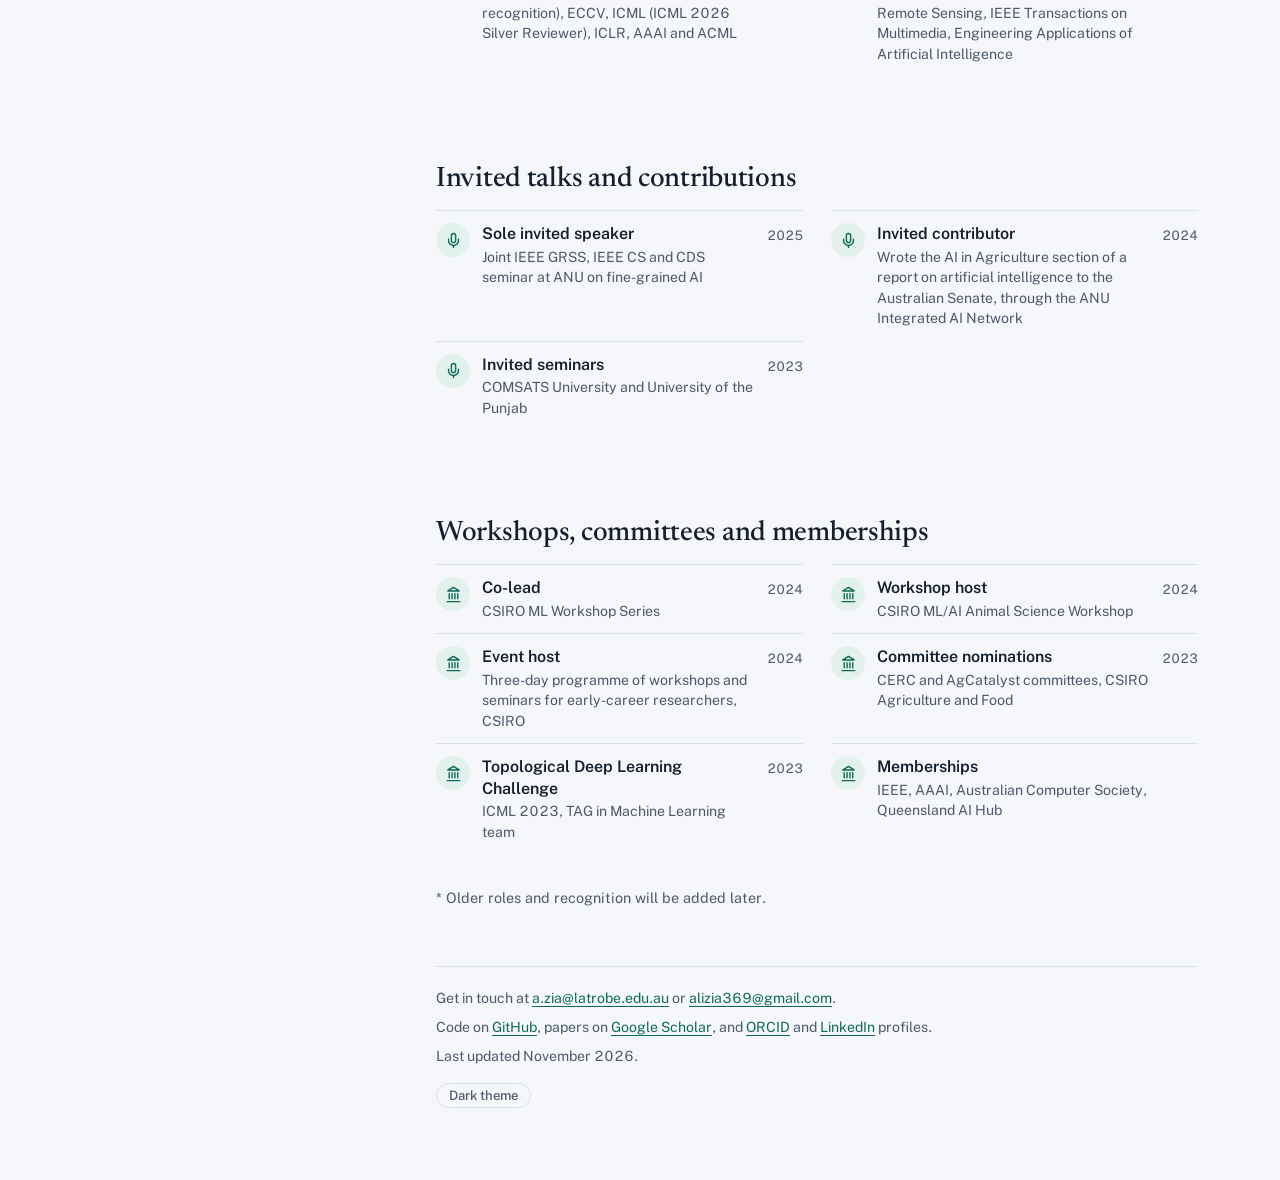
<file: recognition/index.html>
<!doctype html>
<html lang="en">
<head>
<meta charset="utf-8">
<meta name="viewport" content="width=device-width, initial-scale=1">
<title>Awards and recognition | Ali Zia</title>
<meta name="description" content="Awards, editorial roles, reviewing and service of Ali Zia.">
<link rel="canonical" href="https://alizia369.github.io/recognition/">
<meta property="og:title" content="Awards and recognition | Ali Zia">
<meta property="og:description" content="Awards, editorial roles, reviewing and service of Ali Zia.">
<meta property="og:image" content="https://alizia369.github.io/assets/img/profile.jpg">
<meta property="og:url" content="https://alizia369.github.io/recognition/">
<meta name="theme-color" content="#f5f7fa">
<link rel="icon" href="data:image/svg+xml,%3Csvg xmlns='http://www.w3.org/2000/svg' viewBox='0 0 32 32'%3E%3Crect width='32' height='32' rx='7' fill='%2314202e'/%3E%3Ccircle cx='10' cy='21' r='3' fill='%235daa3a'/%3E%3Ccircle cx='16' cy='10' r='3' fill='%232f6fd0'/%3E%3Ccircle cx='23' cy='20' r='3' fill='%23e2792e'/%3E%3Cpath d='M10 21 16 10 23 20Z' fill='none' stroke='%23cfd8e3' stroke-width='1.5'/%3E%3C/svg%3E">
<link rel="preconnect" href="https://fonts.googleapis.com">
<link rel="preconnect" href="https://fonts.gstatic.com" crossorigin>
<link href="https://fonts.googleapis.com/css2?family=Newsreader:ital,opsz,wght@0,6..72,400;0,6..72,500;0,6..72,600;1,6..72,400&family=Public+Sans:wght@400;500;600&display=swap" rel="stylesheet">
<link rel="stylesheet" href="/assets/css/site.css">
</head>
<body>
<a class="skip" href="#content">Skip to content</a>
<div class="shell">
  <aside class="id" aria-label="Profile">
    <div class="id-top">
      <div class="portrait"><img src="/assets/img/profile.jpg" alt="Ali Zia" width="239" height="239"></div>
      <div>
        <a class="name" href="/">Ali Zia</a>
        <p class="role"><strong>Research Fellow in Machine Learning</strong><br>School of Computing, Engineering and Mathematical Sciences, La Trobe University<br>Adjunct, CSIRO and the Australian National University</p>
      </div>
    </div>
    <nav aria-label="Site"><ul class="menu"><li><a href="/">About</a></li><li><a href="/research/">Research</a></li><li><a href="/publications/">Publications</a></li><li><a href="/code/">Code</a></li><li><a href="/teaching/">Teaching</a></li><li><a href="/grants/">Grants</a></li><li><a href="/recognition/" aria-current="page">Recognition</a></li><li><a href="/resume/">Resume</a></li></ul></nav>
    <ul class="links"><li><a href="mailto:a.zia@latrobe.edu.au"><svg viewBox="0 0 24 24" aria-hidden="true"><path d="M3 5h18a1 1 0 0 1 1 1v12a1 1 0 0 1-1 1H3a1 1 0 0 1-1-1V6a1 1 0 0 1 1-1Zm1 2.3V17h16V7.3l-8 5.4-8-5.4ZM5.6 7 12 11.3 18.4 7H5.6Z"/></svg>Email</a></li><li><a href="https://scholar.google.com/citations?user=BVBJ06QAAAAJ"><svg viewBox="0 0 24 24" aria-hidden="true"><path d="M12 3 1 9l11 6 9-4.9V17h2V9L12 3Zm-6 9.7V16c0 1.7 2.7 3 6 3s6-1.3 6-3v-3.3l-6 3.3-6-3.3Z"/></svg>Google Scholar</a></li><li><a href="https://github.com/alizia369"><svg viewBox="0 0 24 24" aria-hidden="true"><path d="M12 2a10 10 0 0 0-3.2 19.5c.5.1.7-.2.7-.5v-1.7c-2.8.6-3.4-1.3-3.4-1.3-.5-1.2-1.1-1.5-1.1-1.5-.9-.6.1-.6.1-.6 1 .1 1.5 1 1.5 1 .9 1.6 2.4 1.1 3 .9.1-.7.4-1.1.6-1.4-2.2-.3-4.6-1.1-4.6-5a3.9 3.9 0 0 1 1-2.7 3.6 3.6 0 0 1 .1-2.7s.8-.3 2.8 1a9.6 9.6 0 0 1 5 0c1.9-1.3 2.8-1 2.8-1 .5 1.4.2 2.4.1 2.7a3.9 3.9 0 0 1 1 2.7c0 3.9-2.3 4.7-4.6 5 .4.3.7.9.7 1.9V21c0 .3.2.6.7.5A10 10 0 0 0 12 2Z"/></svg>GitHub</a></li><li><a href="https://orcid.org/0000-0003-4819-6666"><svg viewBox="0 0 24 24" aria-hidden="true"><path d="M12 2a10 10 0 1 0 0 20 10 10 0 0 0 0-20ZM8.3 17H6.9V9.4h1.4V17Zm-.7-8.6a.9.9 0 1 1 0-1.8.9.9 0 0 1 0 1.8ZM17.3 13.2c0 2.2-1.6 3.8-4 3.8h-3V9.4h3c2.4 0 4 1.6 4 3.8Zm-1.4 0c0-1.5-1-2.5-2.7-2.5h-1.5v5h1.5c1.7 0 2.7-1 2.7-2.5Z"/></svg>ORCID</a></li><li><a href="https://www.linkedin.com/in/ali-zia-0411b123/"><svg viewBox="0 0 24 24" aria-hidden="true"><path d="M4.98 3.5a2.5 2.5 0 1 1 0 5 2.5 2.5 0 0 1 0-5ZM3 9.5h4V21H3V9.5Zm6.5 0h3.8v1.6h.1c.5-1 1.8-2 3.8-2 4 0 4.8 2.6 4.8 6V21h-4v-5.2c0-1.2 0-2.8-1.7-2.8s-2 1.3-2 2.7V21h-4V9.5Z"/></svg>LinkedIn</a></li></ul>
    <div class="metrics">
      <p><b>982</b> citations, h-index <b>14</b></p>
      <p>Google Scholar, Nov 2026</p>
    </div>
  </aside>
  <main id="content">

    <section aria-labelledby="t">
      <h1 class="page-title" id="t">Awards and recognition</h1>
      <p class="intro-text">Awards, editorial roles, conference and programme roles, reviewing, invited talks and community service. The home page shows a selection.</p>
    </section>
    <section aria-labelledby="rg-editorial" class="rec-group"><h2 id="rg-editorial">Editorial roles</h2><ul class="awards"><li><span class="aw-ic"><svg aria-hidden="true" focusable="false" stroke="currentColor" fill="none" stroke-width="2" viewBox="0 0 24 24" stroke-linecap="round" stroke-linejoin="round" xmlns="http://www.w3.org/2000/svg"><path d="M12 7v14"></path><path d="M3 18a1 1 0 0 1-1-1V4a1 1 0 0 1 1-1h5a4 4 0 0 1 4 4 4 4 0 0 1 4-4h5a1 1 0 0 1 1 1v13a1 1 0 0 1-1 1h-6a3 3 0 0 0-3 3 3 3 0 0 0-3-3z"></path></svg></span><div><span class="h"><a href="https://link.springer.com/journal/42979/editorial-board" rel="noopener">Associate Editor</a></span><span class="s">SN Computer Science (Springer Nature)</span></div><span class="y">Current</span></li><li><span class="aw-ic"><svg aria-hidden="true" focusable="false" stroke="currentColor" fill="none" stroke-width="2" viewBox="0 0 24 24" stroke-linecap="round" stroke-linejoin="round" xmlns="http://www.w3.org/2000/svg"><path d="M12 7v14"></path><path d="M3 18a1 1 0 0 1-1-1V4a1 1 0 0 1 1-1h5a4 4 0 0 1 4 4 4 4 0 0 1 4-4h5a1 1 0 0 1 1 1v13a1 1 0 0 1-1 1h-6a3 3 0 0 0-3 3 3 3 0 0 0-3-3z"></path></svg></span><div><span class="h"><a href="https://www.frontiersin.org/journals/remote-sensing/sections/multi--and-hyper-spectral-imaging/editors" rel="noopener">Associate Editor</a></span><span class="s">Frontiers in Remote Sensing, Multi- and Hyper-Spectral Imaging section</span></div><span class="y">2026</span></li><li><span class="aw-ic"><svg aria-hidden="true" focusable="false" stroke="currentColor" fill="none" stroke-width="2" viewBox="0 0 24 24" stroke-linecap="round" stroke-linejoin="round" xmlns="http://www.w3.org/2000/svg"><path d="M12 7v14"></path><path d="M3 18a1 1 0 0 1-1-1V4a1 1 0 0 1 1-1h5a4 4 0 0 1 4 4 4 4 0 0 1 4-4h5a1 1 0 0 1 1 1v13a1 1 0 0 1-1 1h-6a3 3 0 0 0-3 3 3 3 0 0 0-3-3z"></path></svg></span><div><span class="h"><a href="https://link.springer.com/collections/fiaehabchh" rel="noopener">Lead guest editor</a></span><span class="s">SN Computer Science collection, AI for Agriculture, open for submissions until 31 May 2027</span></div><span class="y">2026</span></li><li><span class="aw-ic"><svg aria-hidden="true" focusable="false" stroke="currentColor" fill="none" stroke-width="2" viewBox="0 0 24 24" stroke-linecap="round" stroke-linejoin="round" xmlns="http://www.w3.org/2000/svg"><path d="M12 7v14"></path><path d="M3 18a1 1 0 0 1-1-1V4a1 1 0 0 1 1-1h5a4 4 0 0 1 4 4 4 4 0 0 1 4-4h5a1 1 0 0 1 1 1v13a1 1 0 0 1-1 1h-6a3 3 0 0 0-3 3 3 3 0 0 0-3-3z"></path></svg></span><div><span class="h"><a href="https://doi.org/10.3389/frsen.2026.1991820" rel="noopener">Guest editor</a></span><span class="s">Frontiers in Remote Sensing Research Topic, Building Resilient Cities with Remote Sensing and AI; editorial published 2026</span></div><span class="y">2025</span></li></ul></section><section aria-labelledby="rg-awards" class="rec-group"><h2 id="rg-awards">Awards</h2><ul class="awards"><li><span class="aw-ic"><svg aria-hidden="true" focusable="false" stroke="currentColor" fill="none" stroke-width="2" viewBox="0 0 24 24" stroke-linecap="round" stroke-linejoin="round" xmlns="http://www.w3.org/2000/svg"><path d="m15.477 12.89 1.515 8.526a.5.5 0 0 1-.81.47l-3.58-2.687a1 1 0 0 0-1.197 0l-3.586 2.686a.5.5 0 0 1-.81-.469l1.514-8.526"></path><circle cx="12" cy="8" r="6"></circle></svg></span><div><span class="h">Silver Reviewer</span><span class="s">ICML 2026, recognised on the basis of area chair ratings of review quality</span></div><span class="y">2026</span></li><li><span class="aw-ic"><svg aria-hidden="true" focusable="false" stroke="currentColor" fill="none" stroke-width="2" viewBox="0 0 24 24" stroke-linecap="round" stroke-linejoin="round" xmlns="http://www.w3.org/2000/svg"><path d="m15.477 12.89 1.515 8.526a.5.5 0 0 1-.81.47l-3.58-2.687a1 1 0 0 0-1.197 0l-3.586 2.686a.5.5 0 0 1-.81-.469l1.514-8.526"></path><circle cx="12" cy="8" r="6"></circle></svg></span><div><span class="h">Best Student Paper Award</span><span class="s">APRS/IEEE award, for weakly supervised pixel-wise classification of hyperspectral images <a class="vt" href="/publications/#p-weakly-supervised-pixel-wise-classification-of" title="Weakly Supervised Pixel-Wise Classification of Hyperspectral Images with Noise-Adaptive Hybrid Attention and Triple Contrastive Learning">DICTA 2025</a></span></div><span class="y">2025</span></li><li><span class="aw-ic"><svg aria-hidden="true" focusable="false" stroke="currentColor" fill="none" stroke-width="2" viewBox="0 0 24 24" stroke-linecap="round" stroke-linejoin="round" xmlns="http://www.w3.org/2000/svg"><path d="m15.477 12.89 1.515 8.526a.5.5 0 0 1-.81.47l-3.58-2.687a1 1 0 0 0-1.197 0l-3.586 2.686a.5.5 0 0 1-.81-.469l1.514-8.526"></path><circle cx="12" cy="8" r="6"></circle></svg></span><div><span class="h">Runner-up Best Paper Award</span><span class="s">For contrastive-aware ViT for weakly supervised semantic segmentation <a class="vt" href="/publications/#p-contrastive-aware-vit-for-weakly-supervised-semantic" title="Contrastive-Aware ViT for Weakly Supervised Semantic Segmentation">DICTA 2023</a></span></div><span class="y">2023</span></li><li><span class="aw-ic"><svg aria-hidden="true" focusable="false" stroke="currentColor" fill="none" stroke-width="2" viewBox="0 0 24 24" stroke-linecap="round" stroke-linejoin="round" xmlns="http://www.w3.org/2000/svg"><path d="m15.477 12.89 1.515 8.526a.5.5 0 0 1-.81.47l-3.58-2.687a1 1 0 0 0-1.197 0l-3.586 2.686a.5.5 0 0 1-.81-.469l1.514-8.526"></path><circle cx="12" cy="8" r="6"></circle></svg></span><div><span class="h">Teaching Excellence Awards</span><span class="s">With Best Instructor commendations, COMSATS University</span></div><span class="y">2011–13</span></li><li><span class="aw-ic"><svg aria-hidden="true" focusable="false" stroke="currentColor" fill="none" stroke-width="2" viewBox="0 0 24 24" stroke-linecap="round" stroke-linejoin="round" xmlns="http://www.w3.org/2000/svg"><path d="m15.477 12.89 1.515 8.526a.5.5 0 0 1-.81.47l-3.58-2.687a1 1 0 0 0-1.197 0l-3.586 2.686a.5.5 0 0 1-.81-.469l1.514-8.526"></path><circle cx="12" cy="8" r="6"></circle></svg></span><div><span class="h">Best project award</span><span class="s">Robot path identification and map construction</span></div><span class="y">2011</span></li></ul></section><section aria-labelledby="rg-conferences" class="rec-group"><h2 id="rg-conferences">Conference and programme roles</h2><ul class="awards"><li><span class="aw-ic"><svg aria-hidden="true" focusable="false" stroke="currentColor" fill="none" stroke-width="2" viewBox="0 0 24 24" stroke-linecap="round" stroke-linejoin="round" xmlns="http://www.w3.org/2000/svg"><path d="M2 3h20"></path><path d="M21 3v11a2 2 0 0 1-2 2H5a2 2 0 0 1-2-2V3"></path><path d="m7 21 5-5 5 5"></path></svg></span><div><span class="h">Area chair</span><span class="s">DICTA 2026 programme committee</span></div><span class="y">2026</span></li><li><span class="aw-ic"><svg aria-hidden="true" focusable="false" stroke="currentColor" fill="none" stroke-width="2" viewBox="0 0 24 24" stroke-linecap="round" stroke-linejoin="round" xmlns="http://www.w3.org/2000/svg"><path d="M2 3h20"></path><path d="M21 3v11a2 2 0 0 1-2 2H5a2 2 0 0 1-2-2V3"></path><path d="m7 21 5-5 5 5"></path></svg></span><div><span class="h"><a href="https://www.acml-conf.org/2026/program/tutorials/" rel="noopener">Tutorial lead</a></span><span class="s">ACML 2026 tutorial, Topological Deep Learning for Robust Representation Learning: Foundations, Architectures, and Applications, with Abdelwahed Khamis (CSIRO)</span></div><span class="y">2026</span></li><li><span class="aw-ic"><svg aria-hidden="true" focusable="false" stroke="currentColor" fill="none" stroke-width="2" viewBox="0 0 24 24" stroke-linecap="round" stroke-linejoin="round" xmlns="http://www.w3.org/2000/svg"><path d="M2 3h20"></path><path d="M21 3v11a2 2 0 0 1-2 2H5a2 2 0 0 1-2-2V3"></path><path d="m7 21 5-5 5 5"></path></svg></span><div><span class="h">Scientific committee</span><span class="s">2026 Australian Agronomy Conference</span></div><span class="y">2025</span></li><li><span class="aw-ic"><svg aria-hidden="true" focusable="false" stroke="currentColor" fill="none" stroke-width="2" viewBox="0 0 24 24" stroke-linecap="round" stroke-linejoin="round" xmlns="http://www.w3.org/2000/svg"><path d="M2 3h20"></path><path d="M21 3v11a2 2 0 0 1-2 2H5a2 2 0 0 1-2-2V3"></path><path d="m7 21 5-5 5 5"></path></svg></span><div><span class="h">Programme committee</span><span class="s">IVCNZ 2025</span></div><span class="y">2025</span></li><li><span class="aw-ic"><svg aria-hidden="true" focusable="false" stroke="currentColor" fill="none" stroke-width="2" viewBox="0 0 24 24" stroke-linecap="round" stroke-linejoin="round" xmlns="http://www.w3.org/2000/svg"><path d="M2 3h20"></path><path d="M21 3v11a2 2 0 0 1-2 2H5a2 2 0 0 1-2-2V3"></path><path d="m7 21 5-5 5 5"></path></svg></span><div><span class="h">Poster session lead</span><span class="s">DICTA 2024, Perth</span></div><span class="y">2024</span></li></ul></section><section aria-labelledby="rg-reviewing" class="rec-group"><h2 id="rg-reviewing">Reviewing</h2><ul class="awards"><li><span class="aw-ic"><svg aria-hidden="true" focusable="false" stroke="currentColor" fill="none" stroke-width="2" viewBox="0 0 24 24" stroke-linecap="round" stroke-linejoin="round" xmlns="http://www.w3.org/2000/svg"><path d="m12 14 4-4"></path><path d="M3.34 19a10 10 0 1 1 17.32 0"></path></svg></span><div><span class="h">Conferences</span><span class="s">CVPR (CVPR 2026 reviewer recognition), ECCV, ICML (ICML 2026 Silver Reviewer), ICLR, AAAI and ACML</span></div><span class="y">Ongoing</span></li><li><span class="aw-ic"><svg aria-hidden="true" focusable="false" stroke="currentColor" fill="none" stroke-width="2" viewBox="0 0 24 24" stroke-linecap="round" stroke-linejoin="round" xmlns="http://www.w3.org/2000/svg"><path d="m12 14 4-4"></path><path d="M3.34 19a10 10 0 1 1 17.32 0"></path></svg></span><div><span class="h">Journals</span><span class="s">IEEE Transactions on Geoscience and Remote Sensing, IEEE Transactions on Multimedia, Engineering Applications of Artificial Intelligence</span></div><span class="y">Ongoing</span></li></ul></section><section aria-labelledby="rg-talks" class="rec-group"><h2 id="rg-talks">Invited talks and contributions</h2><ul class="awards"><li><span class="aw-ic"><svg aria-hidden="true" focusable="false" stroke="currentColor" fill="none" stroke-width="2" viewBox="0 0 24 24" stroke-linecap="round" stroke-linejoin="round" xmlns="http://www.w3.org/2000/svg"><path d="M12 2a3 3 0 0 0-3 3v7a3 3 0 0 0 6 0V5a3 3 0 0 0-3-3Z"></path><path d="M19 10v2a7 7 0 0 1-14 0v-2"></path><line x1="12" x2="12" y1="19" y2="22"></line></svg></span><div><span class="h">Sole invited speaker</span><span class="s">Joint IEEE GRSS, IEEE CS and CDS seminar at ANU on fine-grained AI</span></div><span class="y">2025</span></li><li><span class="aw-ic"><svg aria-hidden="true" focusable="false" stroke="currentColor" fill="none" stroke-width="2" viewBox="0 0 24 24" stroke-linecap="round" stroke-linejoin="round" xmlns="http://www.w3.org/2000/svg"><path d="M12 2a3 3 0 0 0-3 3v7a3 3 0 0 0 6 0V5a3 3 0 0 0-3-3Z"></path><path d="M19 10v2a7 7 0 0 1-14 0v-2"></path><line x1="12" x2="12" y1="19" y2="22"></line></svg></span><div><span class="h">Invited contributor</span><span class="s">Wrote the AI in Agriculture section of a report on artificial intelligence to the Australian Senate, through the ANU Integrated AI Network</span></div><span class="y">2024</span></li><li><span class="aw-ic"><svg aria-hidden="true" focusable="false" stroke="currentColor" fill="none" stroke-width="2" viewBox="0 0 24 24" stroke-linecap="round" stroke-linejoin="round" xmlns="http://www.w3.org/2000/svg"><path d="M12 2a3 3 0 0 0-3 3v7a3 3 0 0 0 6 0V5a3 3 0 0 0-3-3Z"></path><path d="M19 10v2a7 7 0 0 1-14 0v-2"></path><line x1="12" x2="12" y1="19" y2="22"></line></svg></span><div><span class="h">Invited seminars</span><span class="s">COMSATS University and University of the Punjab</span></div><span class="y">2023</span></li></ul></section><section aria-labelledby="rg-community" class="rec-group"><h2 id="rg-community">Workshops, committees and memberships</h2><ul class="awards"><li><span class="aw-ic"><svg aria-hidden="true" focusable="false" stroke="currentColor" fill="none" stroke-width="2" viewBox="0 0 24 24" stroke-linecap="round" stroke-linejoin="round" xmlns="http://www.w3.org/2000/svg"><line x1="3" x2="21" y1="22" y2="22"></line><line x1="6" x2="6" y1="18" y2="11"></line><line x1="10" x2="10" y1="18" y2="11"></line><line x1="14" x2="14" y1="18" y2="11"></line><line x1="18" x2="18" y1="18" y2="11"></line><polygon points="12 2 20 7 4 7"></polygon></svg></span><div><span class="h">Co-lead</span><span class="s">CSIRO ML Workshop Series</span></div><span class="y">2024</span></li><li><span class="aw-ic"><svg aria-hidden="true" focusable="false" stroke="currentColor" fill="none" stroke-width="2" viewBox="0 0 24 24" stroke-linecap="round" stroke-linejoin="round" xmlns="http://www.w3.org/2000/svg"><line x1="3" x2="21" y1="22" y2="22"></line><line x1="6" x2="6" y1="18" y2="11"></line><line x1="10" x2="10" y1="18" y2="11"></line><line x1="14" x2="14" y1="18" y2="11"></line><line x1="18" x2="18" y1="18" y2="11"></line><polygon points="12 2 20 7 4 7"></polygon></svg></span><div><span class="h">Workshop host</span><span class="s">CSIRO ML/AI Animal Science Workshop</span></div><span class="y">2024</span></li><li><span class="aw-ic"><svg aria-hidden="true" focusable="false" stroke="currentColor" fill="none" stroke-width="2" viewBox="0 0 24 24" stroke-linecap="round" stroke-linejoin="round" xmlns="http://www.w3.org/2000/svg"><line x1="3" x2="21" y1="22" y2="22"></line><line x1="6" x2="6" y1="18" y2="11"></line><line x1="10" x2="10" y1="18" y2="11"></line><line x1="14" x2="14" y1="18" y2="11"></line><line x1="18" x2="18" y1="18" y2="11"></line><polygon points="12 2 20 7 4 7"></polygon></svg></span><div><span class="h">Event host</span><span class="s">Three-day programme of workshops and seminars for early-career researchers, CSIRO</span></div><span class="y">2024</span></li><li><span class="aw-ic"><svg aria-hidden="true" focusable="false" stroke="currentColor" fill="none" stroke-width="2" viewBox="0 0 24 24" stroke-linecap="round" stroke-linejoin="round" xmlns="http://www.w3.org/2000/svg"><line x1="3" x2="21" y1="22" y2="22"></line><line x1="6" x2="6" y1="18" y2="11"></line><line x1="10" x2="10" y1="18" y2="11"></line><line x1="14" x2="14" y1="18" y2="11"></line><line x1="18" x2="18" y1="18" y2="11"></line><polygon points="12 2 20 7 4 7"></polygon></svg></span><div><span class="h">Committee nominations</span><span class="s">CERC and AgCatalyst committees, CSIRO Agriculture and Food</span></div><span class="y">2023</span></li><li><span class="aw-ic"><svg aria-hidden="true" focusable="false" stroke="currentColor" fill="none" stroke-width="2" viewBox="0 0 24 24" stroke-linecap="round" stroke-linejoin="round" xmlns="http://www.w3.org/2000/svg"><line x1="3" x2="21" y1="22" y2="22"></line><line x1="6" x2="6" y1="18" y2="11"></line><line x1="10" x2="10" y1="18" y2="11"></line><line x1="14" x2="14" y1="18" y2="11"></line><line x1="18" x2="18" y1="18" y2="11"></line><polygon points="12 2 20 7 4 7"></polygon></svg></span><div><span class="h">Topological Deep Learning Challenge</span><span class="s">ICML 2023, TAG in Machine Learning team</span></div><span class="y">2023</span></li><li><span class="aw-ic"><svg aria-hidden="true" focusable="false" stroke="currentColor" fill="none" stroke-width="2" viewBox="0 0 24 24" stroke-linecap="round" stroke-linejoin="round" xmlns="http://www.w3.org/2000/svg"><line x1="3" x2="21" y1="22" y2="22"></line><line x1="6" x2="6" y1="18" y2="11"></line><line x1="10" x2="10" y1="18" y2="11"></line><line x1="14" x2="14" y1="18" y2="11"></line><line x1="18" x2="18" y1="18" y2="11"></line><polygon points="12 2 20 7 4 7"></polygon></svg></span><div><span class="h">Memberships</span><span class="s">IEEE, AAAI, Australian Computer Society, Queensland AI Hub</span></div><span class="y"></span></li></ul></section>
    <p class="footnote">* Older roles and recognition will be added later.</p>
    <footer>
      <p>Get in touch at <a href="mailto:a.zia@latrobe.edu.au">a.zia@latrobe.edu.au</a> or <a href="mailto:alizia369@gmail.com">alizia369@gmail.com</a>.</p>
      <p>Code on <a href="https://github.com/alizia369">GitHub</a>, papers on <a href="https://scholar.google.com/citations?user=BVBJ06QAAAAJ">Google Scholar</a>, and <a href="https://orcid.org/0000-0003-4819-6666">ORCID</a> and <a href="https://www.linkedin.com/in/ali-zia-0411b123/">LinkedIn</a> profiles.</p>
      <p>Last updated November 2026.</p>
      <button class="theme-switch" type="button" id="theme-switch">Dark theme</button>
    </footer>
  </main>
</div>
<script src="/assets/js/site.js" defer></script>
</body>
</html>
</file>
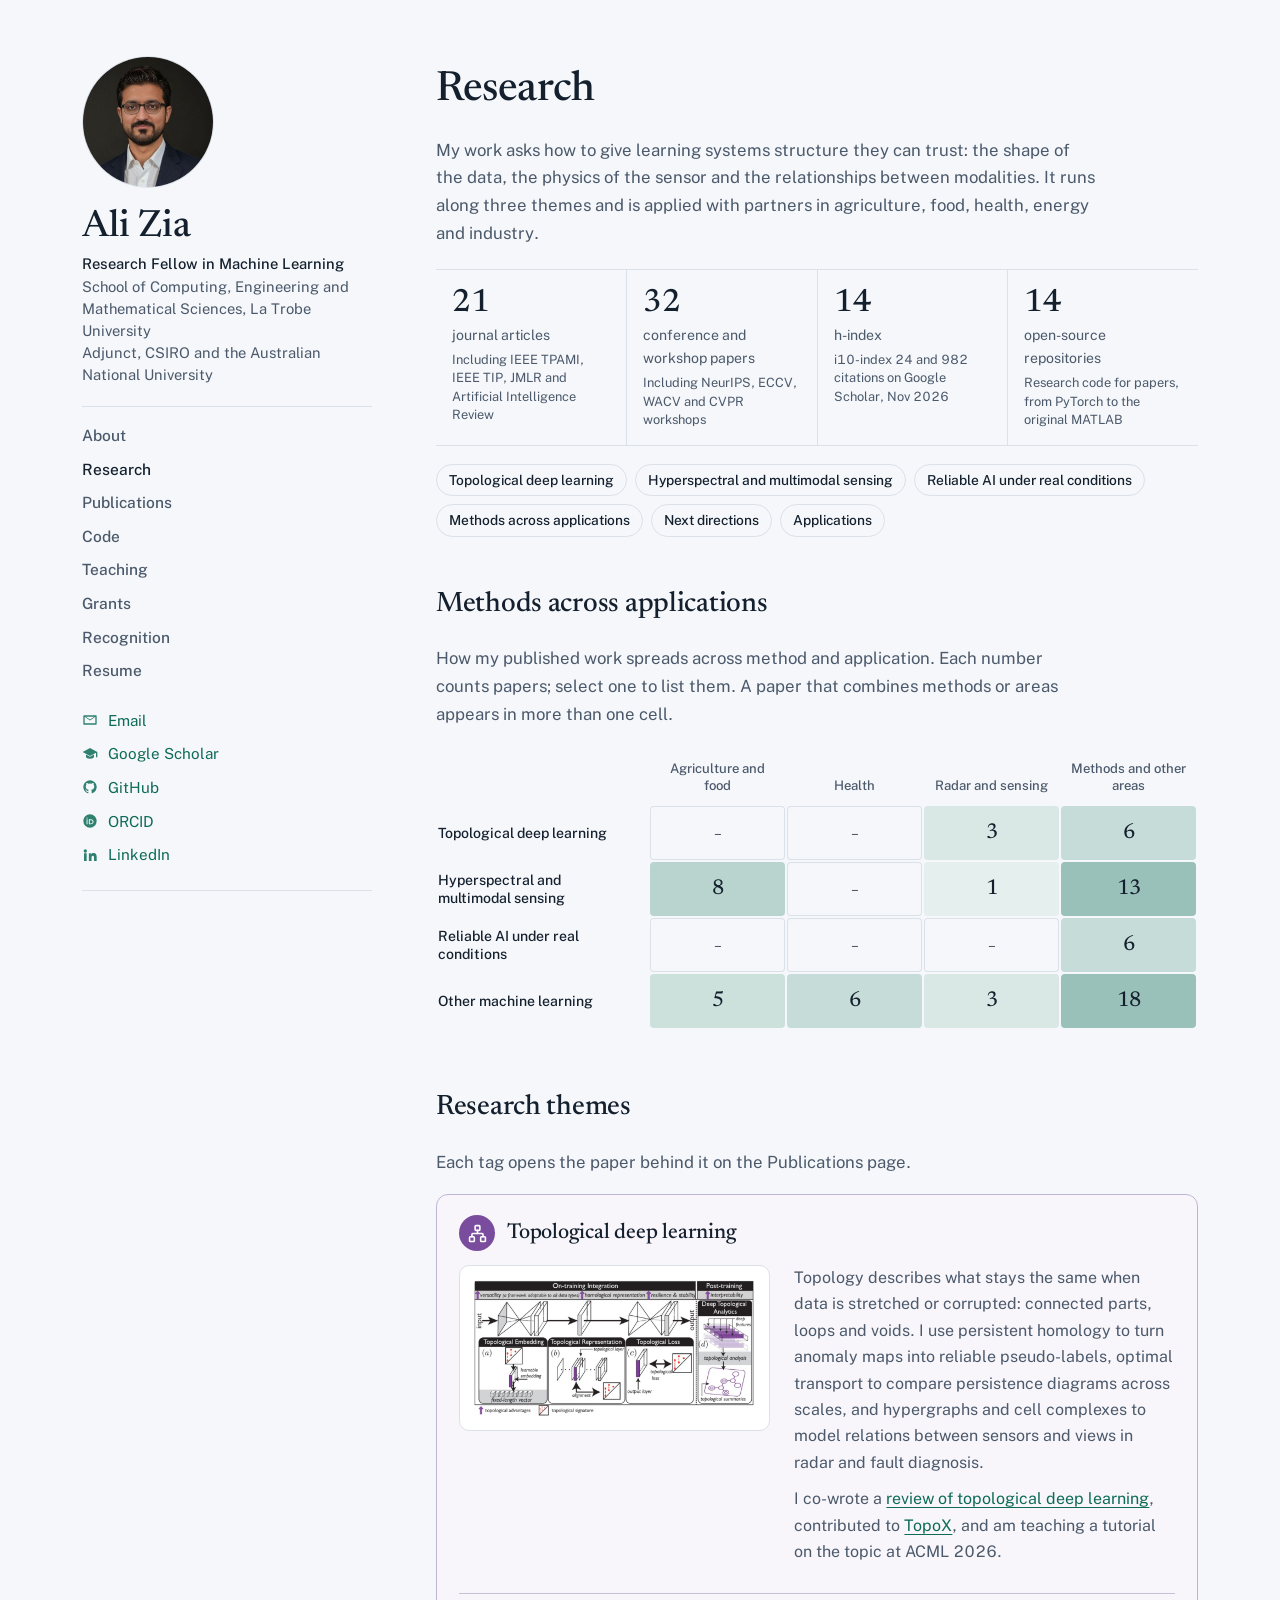
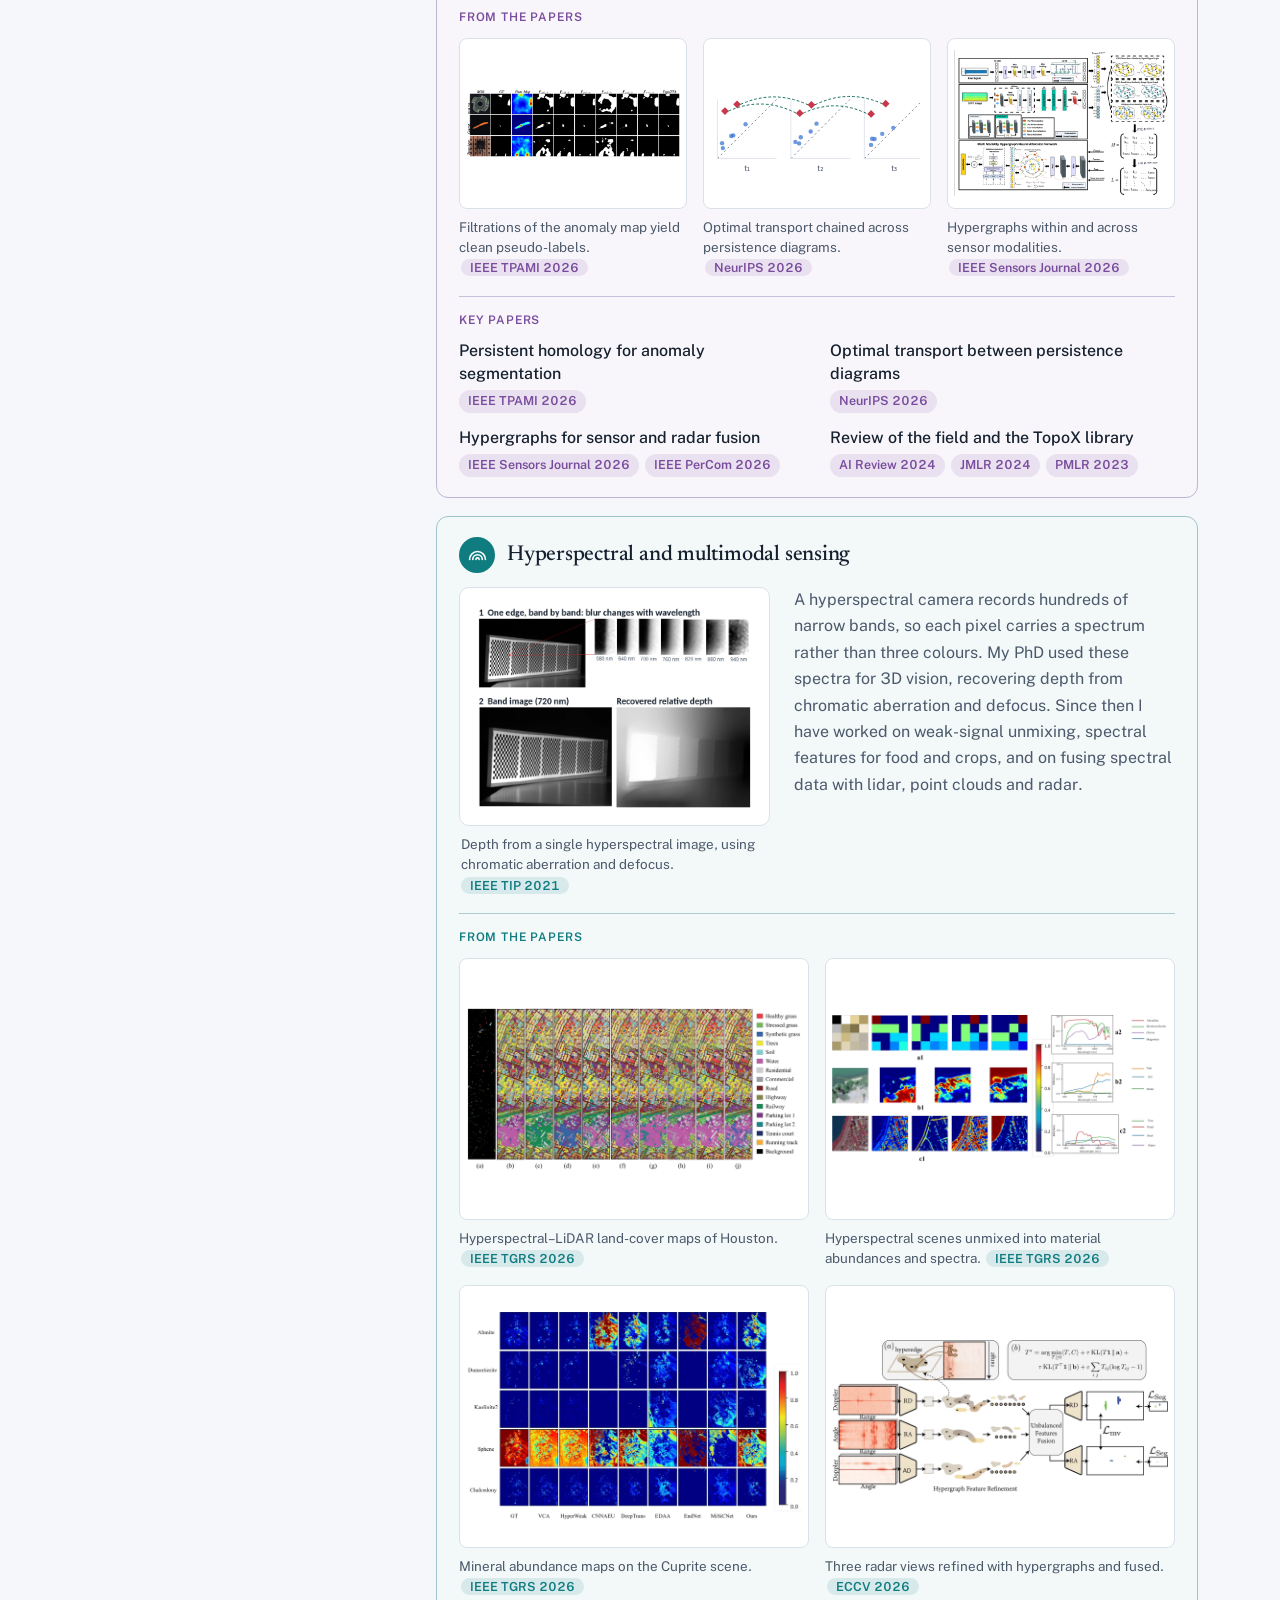
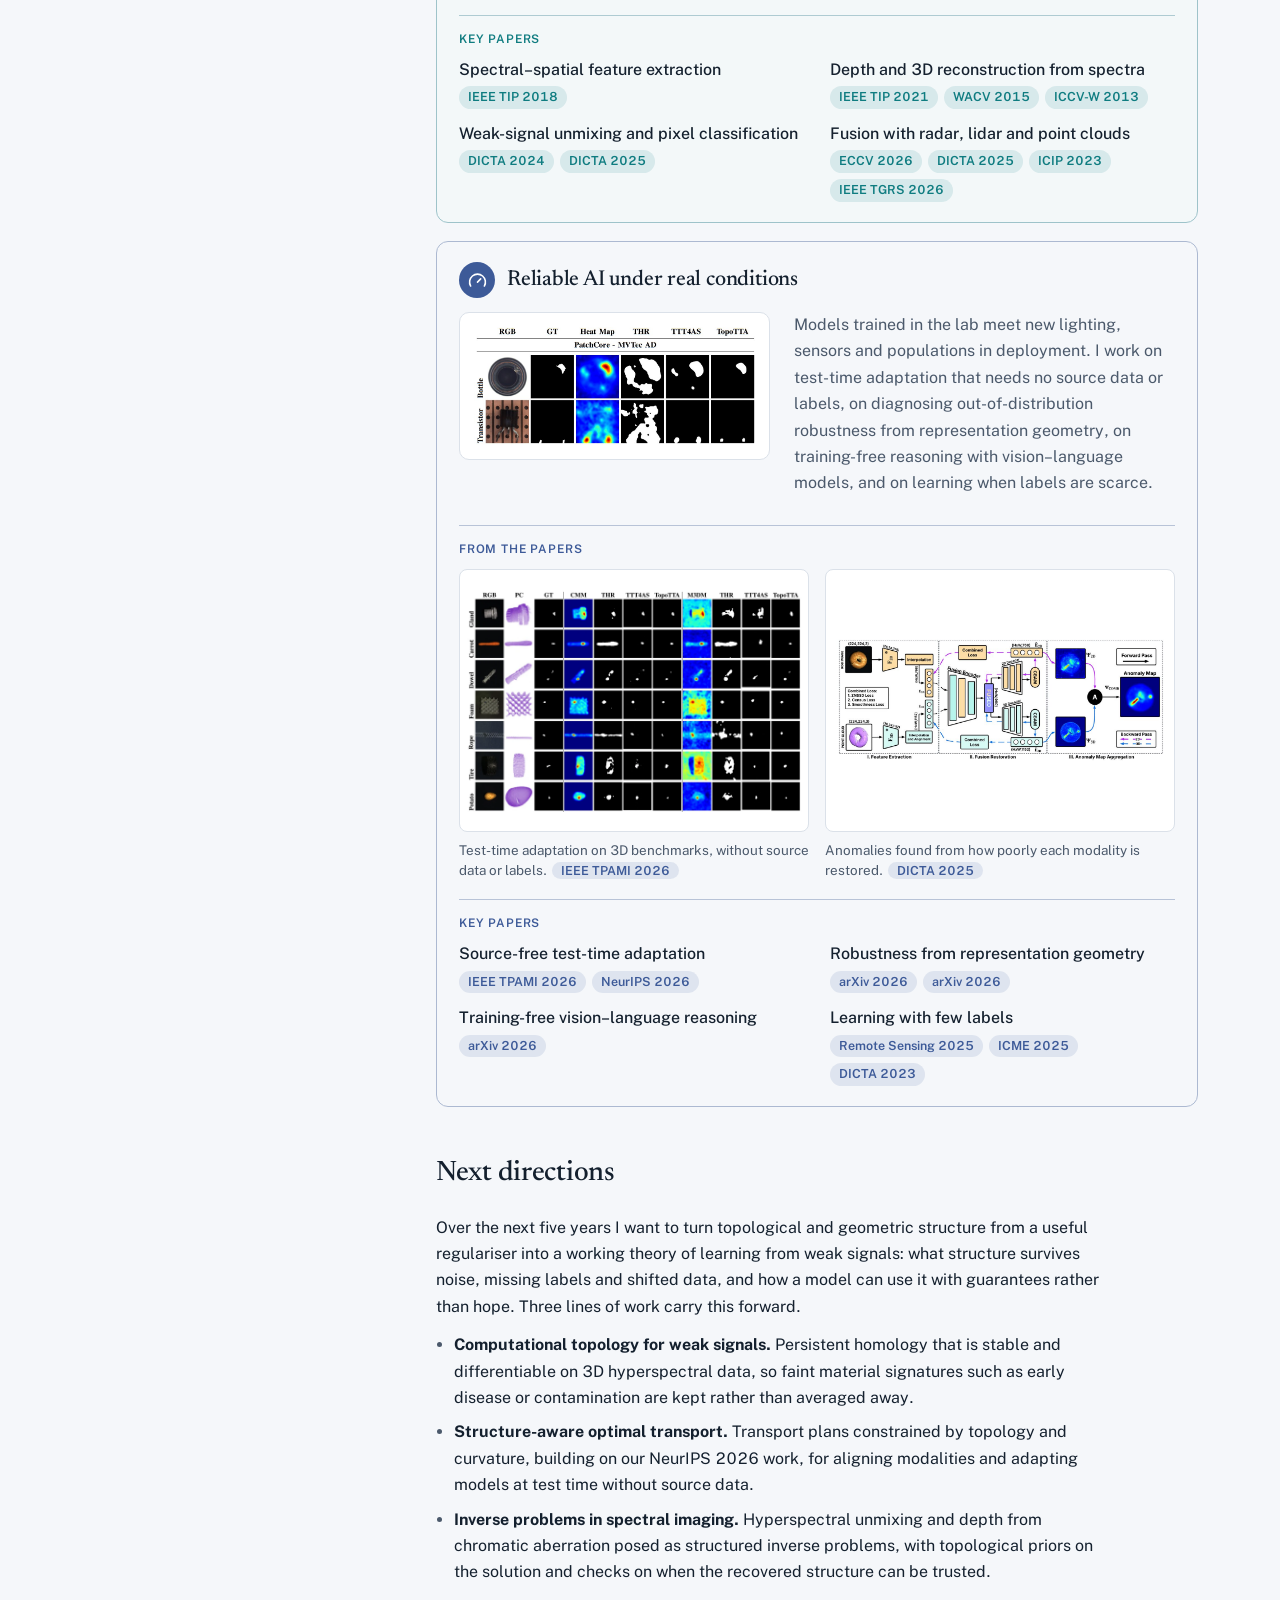
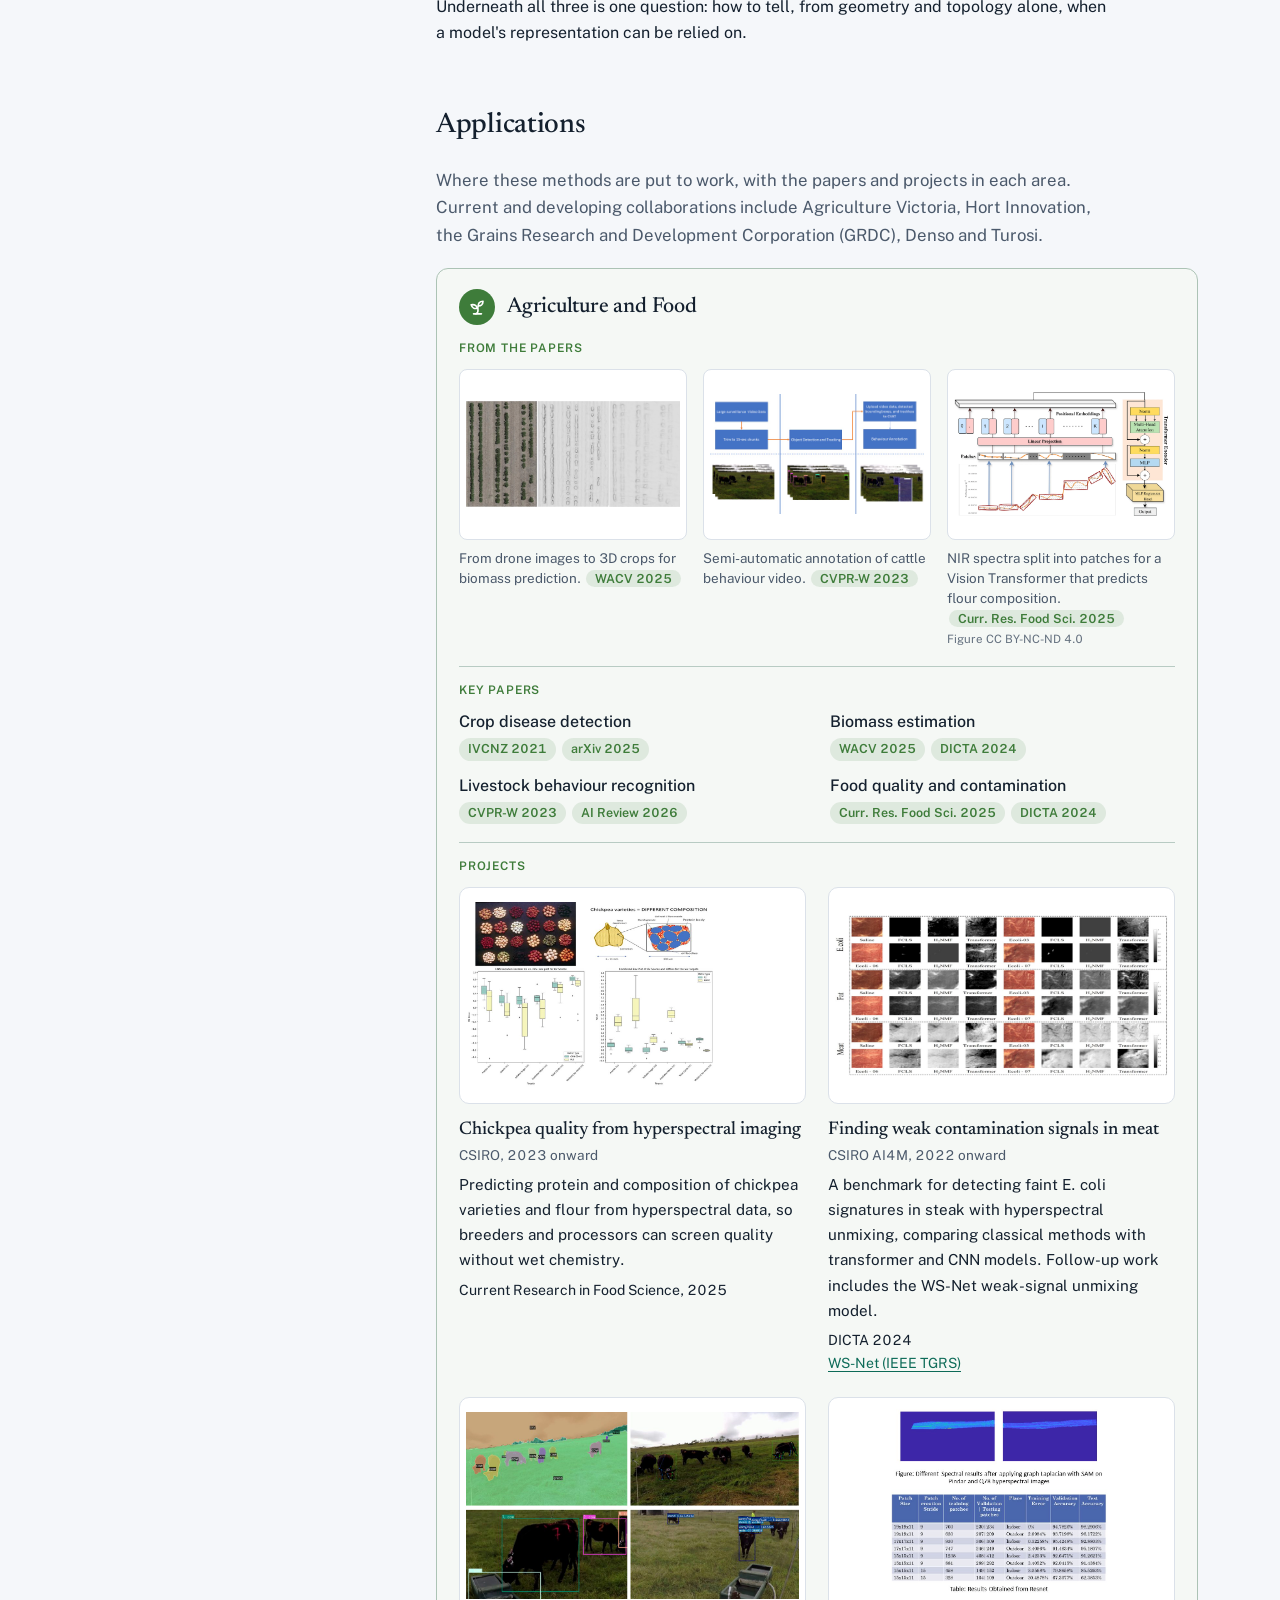
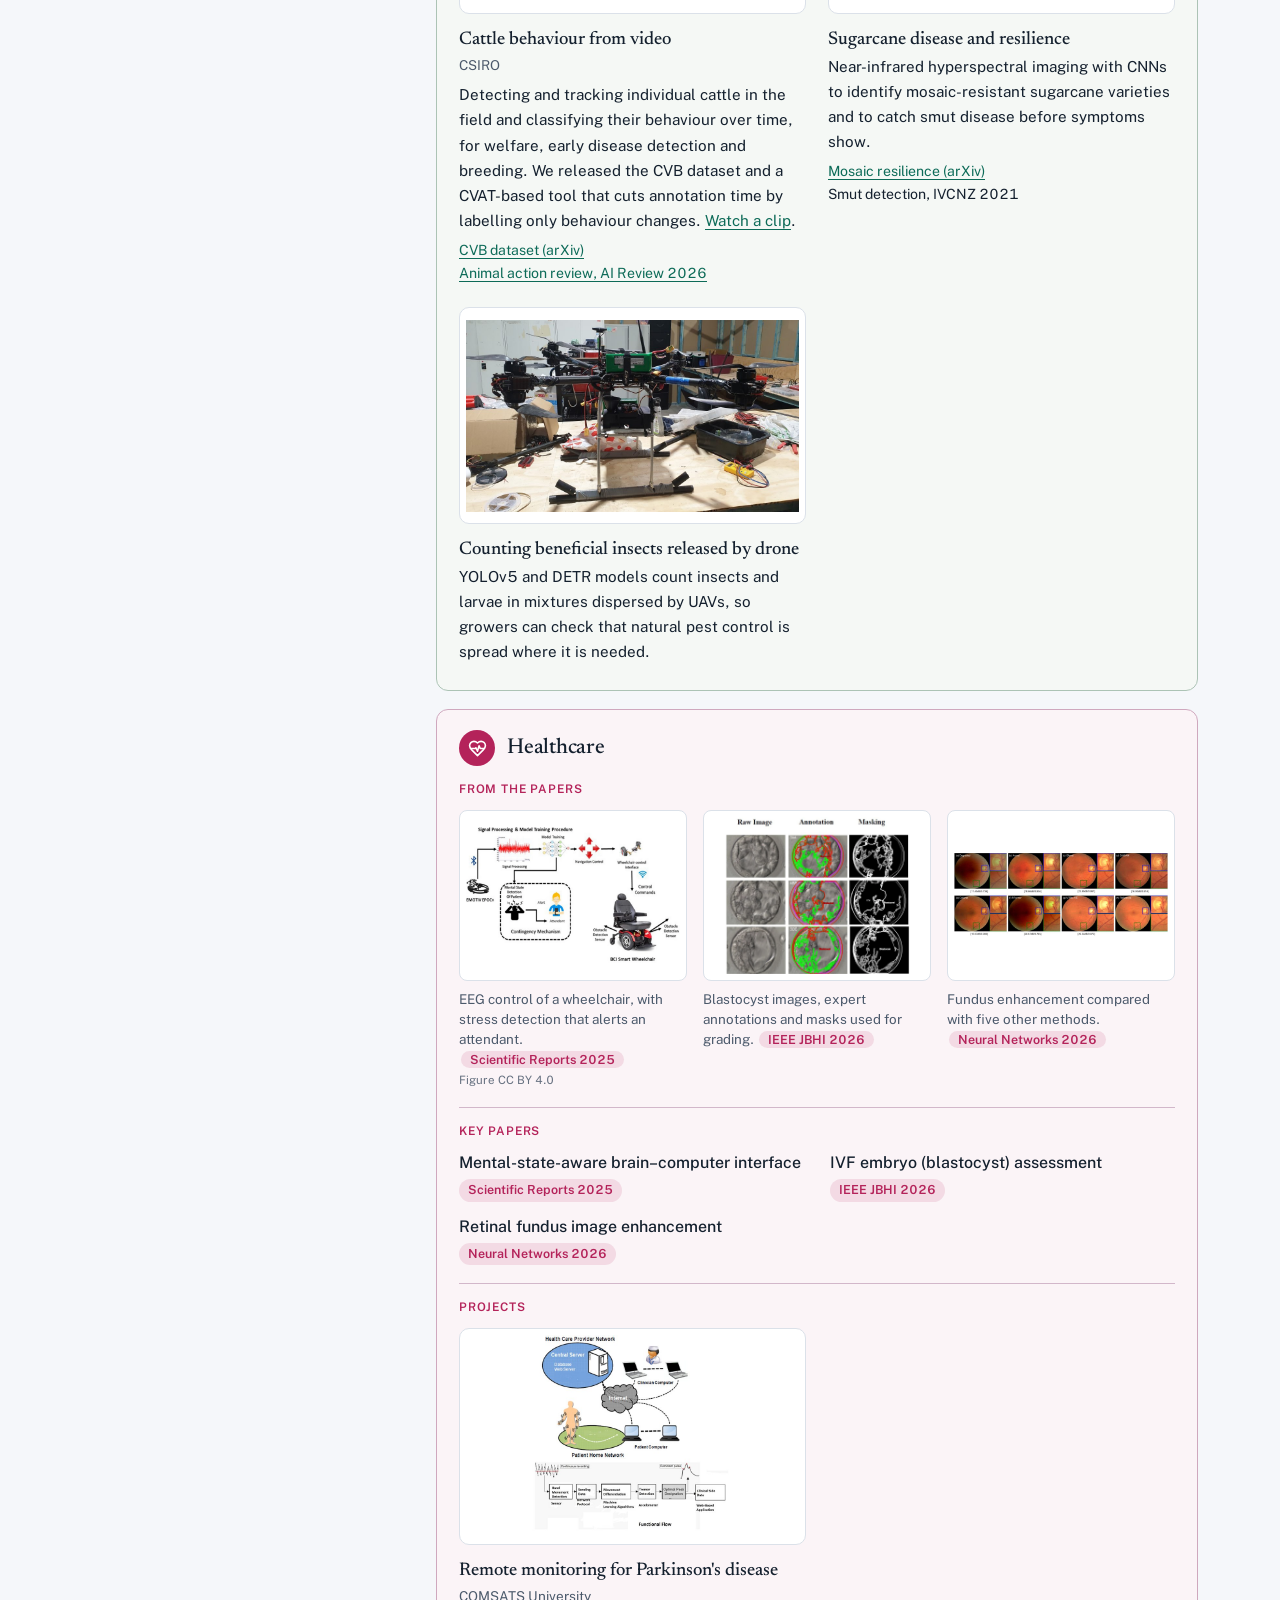
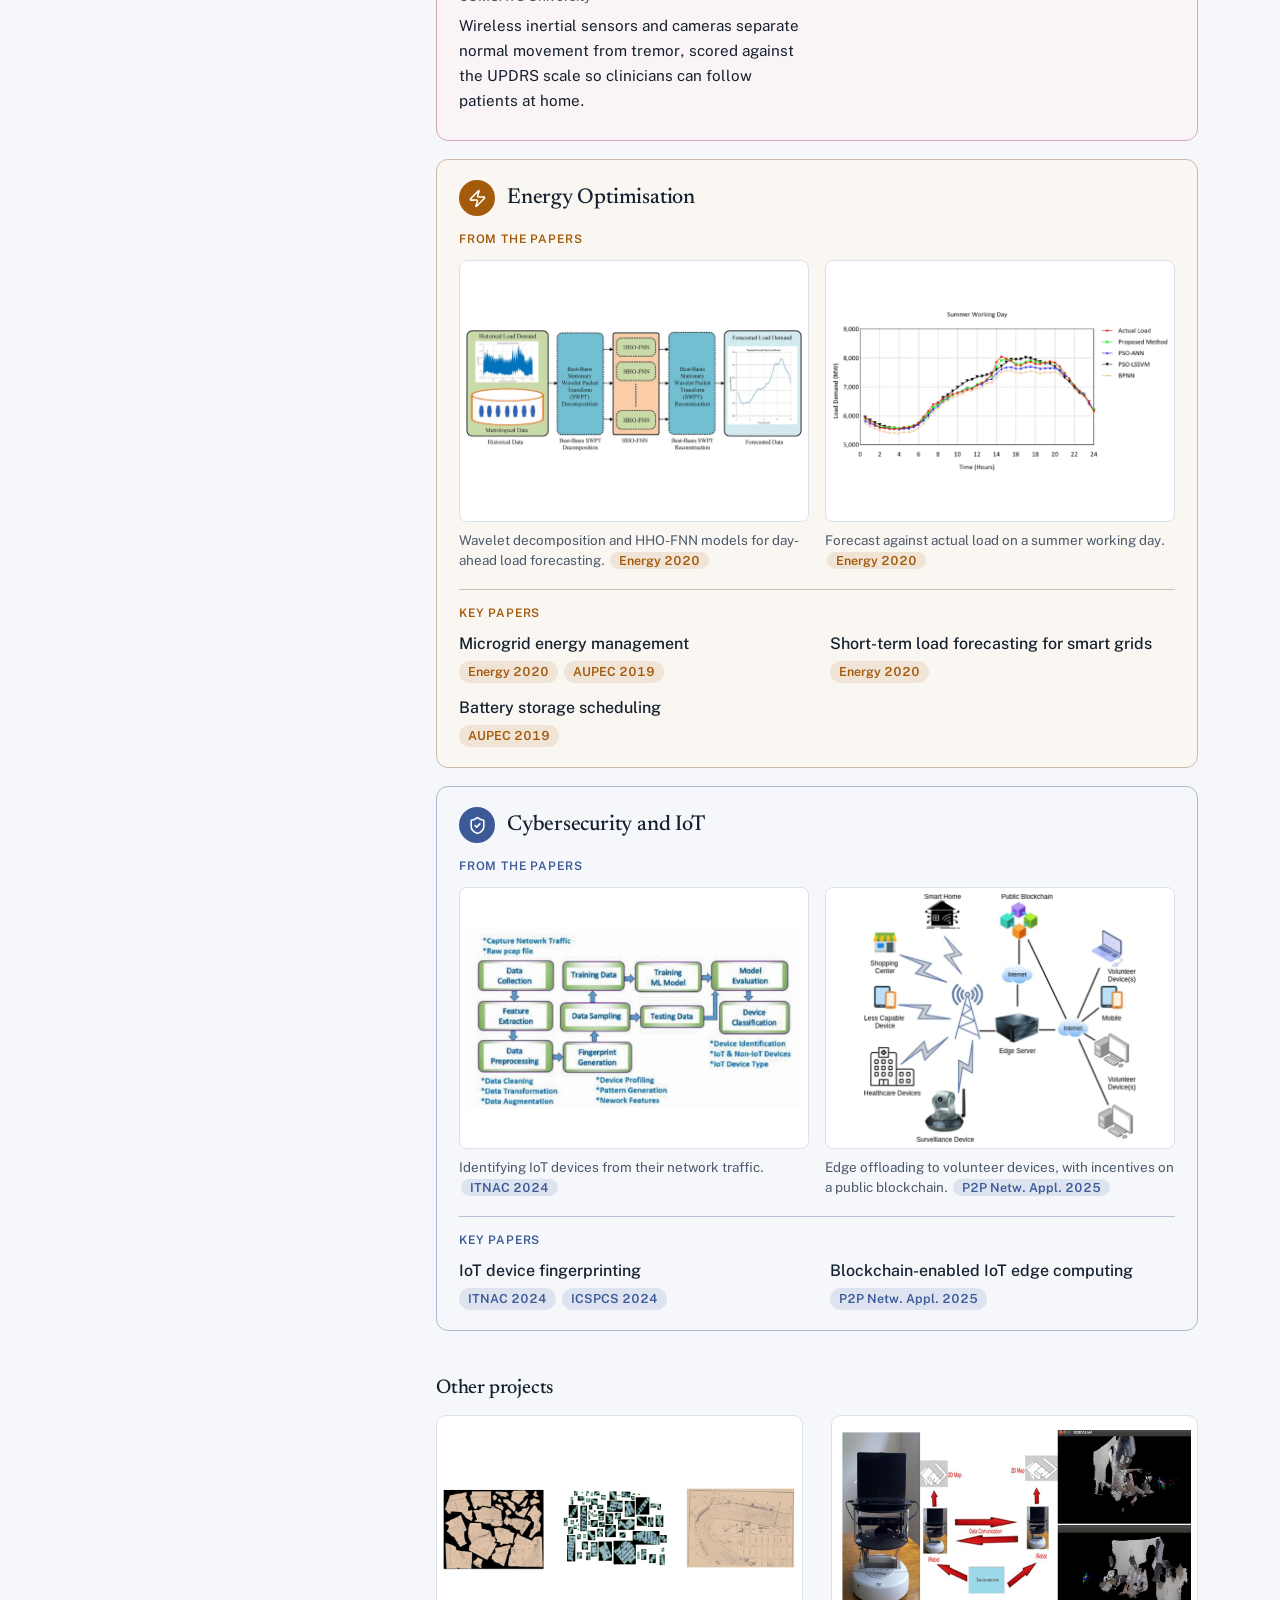
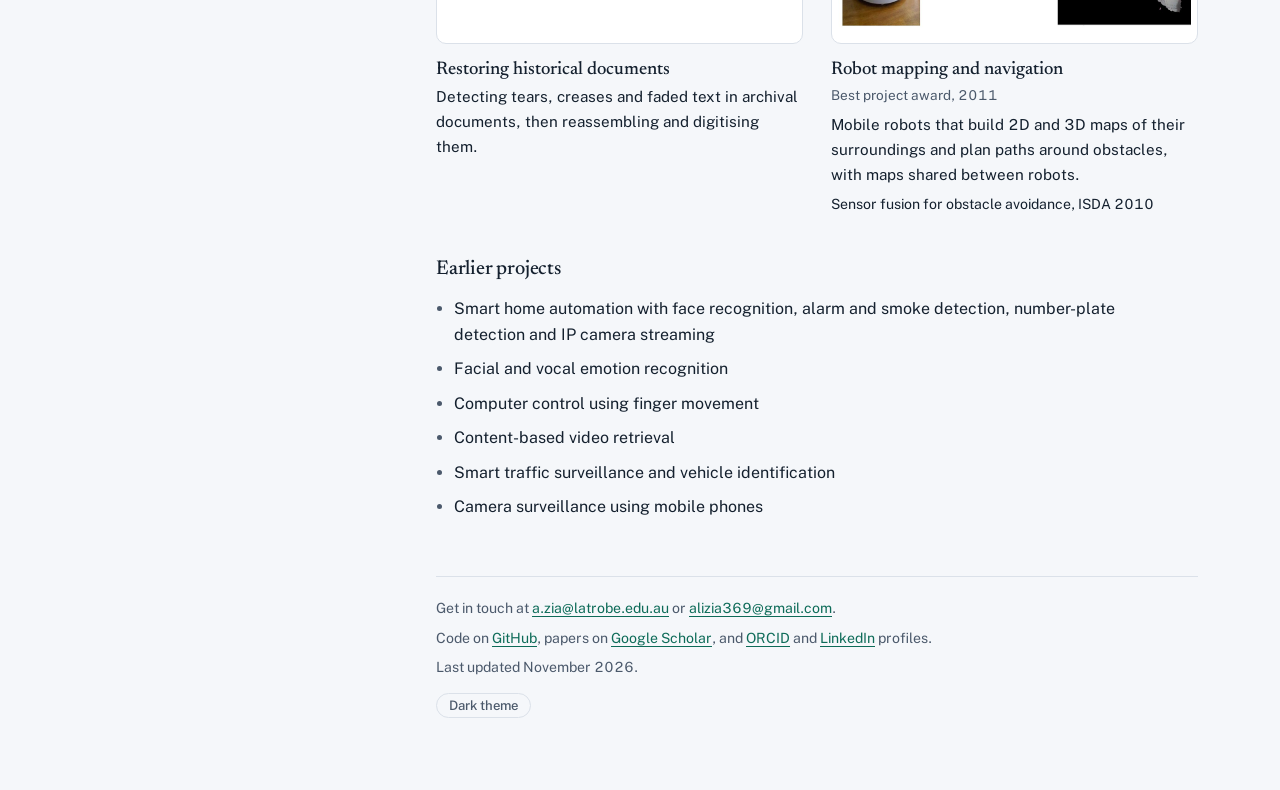
<file: research/index.html>
<!doctype html>
<html lang="en">
<head>
<meta charset="utf-8">
<meta name="viewport" content="width=device-width, initial-scale=1">
<title>Research | Ali Zia</title>
<meta name="description" content="Research themes and applications of Ali Zia: topological deep learning, hyperspectral and multimodal sensing, and reliable AI, applied to agriculture, health, energy and IoT security.">
<link rel="canonical" href="https://alizia369.github.io/research/">
<meta property="og:title" content="Research | Ali Zia">
<meta property="og:description" content="Research themes and applications of Ali Zia: topological deep learning, hyperspectral and multimodal sensing, and reliable AI, applied to agriculture, health, energy and IoT security.">
<meta property="og:image" content="https://alizia369.github.io/assets/img/profile.jpg">
<meta property="og:url" content="https://alizia369.github.io/research/">
<meta name="theme-color" content="#f5f7fa">
<link rel="icon" href="data:image/svg+xml,%3Csvg xmlns='http://www.w3.org/2000/svg' viewBox='0 0 32 32'%3E%3Crect width='32' height='32' rx='7' fill='%2314202e'/%3E%3Ccircle cx='10' cy='21' r='3' fill='%235daa3a'/%3E%3Ccircle cx='16' cy='10' r='3' fill='%232f6fd0'/%3E%3Ccircle cx='23' cy='20' r='3' fill='%23e2792e'/%3E%3Cpath d='M10 21 16 10 23 20Z' fill='none' stroke='%23cfd8e3' stroke-width='1.5'/%3E%3C/svg%3E">
<link rel="preconnect" href="https://fonts.googleapis.com">
<link rel="preconnect" href="https://fonts.gstatic.com" crossorigin>
<link href="https://fonts.googleapis.com/css2?family=Newsreader:ital,opsz,wght@0,6..72,400;0,6..72,500;0,6..72,600;1,6..72,400&family=Public+Sans:wght@400;500;600&display=swap" rel="stylesheet">
<link rel="stylesheet" href="/assets/css/site.css">
</head>
<body>
<a class="skip" href="#content">Skip to content</a>
<div class="shell">
  <aside class="id" aria-label="Profile">
    <div class="id-top">
      <div class="portrait"><img src="/assets/img/profile.jpg" alt="Ali Zia" width="239" height="239"></div>
      <div>
        <a class="name" href="/">Ali Zia</a>
        <p class="role"><strong>Research Fellow in Machine Learning</strong><br>School of Computing, Engineering and Mathematical Sciences, La Trobe University<br>Adjunct, CSIRO and the Australian National University</p>
      </div>
    </div>
    <nav aria-label="Site"><ul class="menu"><li><a href="/">About</a></li><li><a href="/research/" aria-current="page">Research</a></li><li><a href="/publications/">Publications</a></li><li><a href="/code/">Code</a></li><li><a href="/teaching/">Teaching</a></li><li><a href="/grants/">Grants</a></li><li><a href="/recognition/">Recognition</a></li><li><a href="/resume/">Resume</a></li></ul></nav>
    <ul class="links"><li><a href="mailto:a.zia@latrobe.edu.au"><svg viewBox="0 0 24 24" aria-hidden="true"><path d="M3 5h18a1 1 0 0 1 1 1v12a1 1 0 0 1-1 1H3a1 1 0 0 1-1-1V6a1 1 0 0 1 1-1Zm1 2.3V17h16V7.3l-8 5.4-8-5.4ZM5.6 7 12 11.3 18.4 7H5.6Z"/></svg>Email</a></li><li><a href="https://scholar.google.com/citations?user=BVBJ06QAAAAJ"><svg viewBox="0 0 24 24" aria-hidden="true"><path d="M12 3 1 9l11 6 9-4.9V17h2V9L12 3Zm-6 9.7V16c0 1.7 2.7 3 6 3s6-1.3 6-3v-3.3l-6 3.3-6-3.3Z"/></svg>Google Scholar</a></li><li><a href="https://github.com/alizia369"><svg viewBox="0 0 24 24" aria-hidden="true"><path d="M12 2a10 10 0 0 0-3.2 19.5c.5.1.7-.2.7-.5v-1.7c-2.8.6-3.4-1.3-3.4-1.3-.5-1.2-1.1-1.5-1.1-1.5-.9-.6.1-.6.1-.6 1 .1 1.5 1 1.5 1 .9 1.6 2.4 1.1 3 .9.1-.7.4-1.1.6-1.4-2.2-.3-4.6-1.1-4.6-5a3.9 3.9 0 0 1 1-2.7 3.6 3.6 0 0 1 .1-2.7s.8-.3 2.8 1a9.6 9.6 0 0 1 5 0c1.9-1.3 2.8-1 2.8-1 .5 1.4.2 2.4.1 2.7a3.9 3.9 0 0 1 1 2.7c0 3.9-2.3 4.7-4.6 5 .4.3.7.9.7 1.9V21c0 .3.2.6.7.5A10 10 0 0 0 12 2Z"/></svg>GitHub</a></li><li><a href="https://orcid.org/0000-0003-4819-6666"><svg viewBox="0 0 24 24" aria-hidden="true"><path d="M12 2a10 10 0 1 0 0 20 10 10 0 0 0 0-20ZM8.3 17H6.9V9.4h1.4V17Zm-.7-8.6a.9.9 0 1 1 0-1.8.9.9 0 0 1 0 1.8ZM17.3 13.2c0 2.2-1.6 3.8-4 3.8h-3V9.4h3c2.4 0 4 1.6 4 3.8Zm-1.4 0c0-1.5-1-2.5-2.7-2.5h-1.5v5h1.5c1.7 0 2.7-1 2.7-2.5Z"/></svg>ORCID</a></li><li><a href="https://www.linkedin.com/in/ali-zia-0411b123/"><svg viewBox="0 0 24 24" aria-hidden="true"><path d="M4.98 3.5a2.5 2.5 0 1 1 0 5 2.5 2.5 0 0 1 0-5ZM3 9.5h4V21H3V9.5Zm6.5 0h3.8v1.6h.1c.5-1 1.8-2 3.8-2 4 0 4.8 2.6 4.8 6V21h-4v-5.2c0-1.2 0-2.8-1.7-2.8s-2 1.3-2 2.7V21h-4V9.5Z"/></svg>LinkedIn</a></li></ul>
    <div class="metrics">
      <p><b>982</b> citations, h-index <b>14</b></p>
      <p>Google Scholar, Nov 2026</p>
    </div>
  </aside>
  <main id="content">

    <section aria-labelledby="t">
      <h1 class="page-title" id="t">Research</h1>
      <p class="intro-text">My work asks how to give learning systems structure they can trust: the shape of the data, the physics of the sensor and the relationships between modalities. It runs along three themes and is applied with partners in agriculture, food, health, energy and industry.</p>
      <div class="tiles t4" role="group" aria-label="Research in numbers"><div class="tile"><b><span data-count="21" data-decimals="0" data-prefix="" data-suffix="">21</span></b><span class="l">journal articles</span><span class="d">Including IEEE TPAMI, IEEE TIP, JMLR and Artificial Intelligence Review</span></div><div class="tile"><b><span data-count="32" data-decimals="0" data-prefix="" data-suffix="">32</span></b><span class="l">conference and workshop papers</span><span class="d">Including NeurIPS, ECCV, WACV and CVPR workshops</span></div><div class="tile"><b><span data-count="14" data-decimals="0" data-prefix="" data-suffix="">14</span></b><span class="l">h-index</span><span class="d">i10-index 24 and 982 citations on Google Scholar, Nov 2026</span></div><div class="tile"><b><span data-count="14" data-decimals="0" data-prefix="" data-suffix="">14</span></b><span class="l">open-source repositories</span><span class="d">Research code for papers, from PyTorch to the original MATLAB</span></div></div>
      <nav class="jump" aria-label="On this page"><a href="#topology">Topological deep learning</a><a href="#hyperspectral">Hyperspectral and multimodal sensing</a><a href="#reliable">Reliable AI under real conditions</a><a href="#methods-grid">Methods across applications</a><a href="#directions">Next directions</a><a href="#applications">Applications</a></nav>
    </section>

    <section id="methods-grid" aria-labelledby="mg-h">
      <h2 id="mg-h">Methods across applications</h2>
      <p class="intro-text">How my published work spreads across method and application. Each number counts papers; select one to list them. A paper that combines methods or areas appears in more than one cell.</p>
      <div class="mg-wrap"><table class="mgrid"><caption class="sr">Publications by method and application area</caption><thead><tr><td></td><th scope="col">Agriculture and food</th><th scope="col">Health</th><th scope="col">Radar and sensing</th><th scope="col">Methods and other areas</th></tr></thead><tbody><tr><th scope="row">Topological deep learning</th><td class="z"><span aria-label="no papers">–</span></td><td class="z"><span aria-label="no papers">–</span></td><td style="--k:0.23"><a class="cell" href="#mg-topology-sensing" aria-controls="mg-topology-sensing" aria-label="3 papers: Topological deep learning, Radar and sensing">3</a></td><td style="--k:0.46"><a class="cell" href="#mg-topology-general" aria-controls="mg-topology-general" aria-label="6 papers: Topological deep learning, Methods and other areas">6</a></td></tr><tr><th scope="row">Hyperspectral and multimodal sensing</th><td style="--k:0.62"><a class="cell" href="#mg-hyperspectral-agri" aria-controls="mg-hyperspectral-agri" aria-label="8 papers: Hyperspectral and multimodal sensing, Agriculture and food">8</a></td><td class="z"><span aria-label="no papers">–</span></td><td style="--k:0.08"><a class="cell" href="#mg-hyperspectral-sensing" aria-controls="mg-hyperspectral-sensing" aria-label="1 paper: Hyperspectral and multimodal sensing, Radar and sensing">1</a></td><td style="--k:1.00"><a class="cell" href="#mg-hyperspectral-general" aria-controls="mg-hyperspectral-general" aria-label="13 papers: Hyperspectral and multimodal sensing, Methods and other areas">13</a></td></tr><tr><th scope="row">Reliable AI under real conditions</th><td class="z"><span aria-label="no papers">–</span></td><td class="z"><span aria-label="no papers">–</span></td><td class="z"><span aria-label="no papers">–</span></td><td style="--k:0.46"><a class="cell" href="#mg-reliable-general" aria-controls="mg-reliable-general" aria-label="6 papers: Reliable AI under real conditions, Methods and other areas">6</a></td></tr><tr><th scope="row">Other machine learning</th><td style="--k:0.38"><a class="cell" href="#mg-ml-agri" aria-controls="mg-ml-agri" aria-label="5 papers: Other machine learning, Agriculture and food">5</a></td><td style="--k:0.46"><a class="cell" href="#mg-ml-health" aria-controls="mg-ml-health" aria-label="6 papers: Other machine learning, Health">6</a></td><td style="--k:0.23"><a class="cell" href="#mg-ml-sensing" aria-controls="mg-ml-sensing" aria-label="3 papers: Other machine learning, Radar and sensing">3</a></td><td style="--k:1.00"><a class="cell" href="#mg-ml-general" aria-controls="mg-ml-general" aria-label="18 papers: Other machine learning, Methods and other areas">18</a></td></tr></tbody></table></div><div class="mg-lists"><div class="mg-list" id="mg-topology-sensing" tabindex="-1"><p class="mg-list-h">Topological deep learning <span aria-hidden="true">×</span><span class="sr"> in</span> Radar and sensing</p><ul><li><a href="/publications/#p-learning-structurally-consistent-representations-for-multi">Learning Structurally Consistent Representations for Multi-view Radar Semantic Segmentation</a> <span class="muted">ECCV 2026</span></li><li><a href="/publications/#p-hypergraph-contrastive-sensor-fusion-for-multimodal-fault">Hypergraph Contrastive Sensor Fusion for Multimodal Fault Diagnosis in Induction Motors</a> <span class="muted">IEEE Sensors Journal 2026</span></li><li><a href="/publications/#p-hyperecho-structured-higher-order-representation-for">HyperEcho: Structured Higher Order Representation for Automotive Radar Semantic Segmentation</a> <span class="muted">IEEE PerCom 2026</span></li></ul></div><div class="mg-list" id="mg-topology-general" tabindex="-1"><p class="mg-list-h">Topological deep learning <span aria-hidden="true">×</span><span class="sr"> in</span> Methods and other areas</p><ul><li><a href="/publications/#p-learning-topology-aware-representations-via-test-time">Learning Topology-Aware Representations via Test-Time Adaptation for Anomaly Segmentation</a> <span class="muted">IEEE TPAMI 2026</span></li><li><a href="/publications/#p-topology-aware-optimal-transport-for-source-free-test-time">Topology-Aware Optimal Transport for Source-Free Test-Time Adaptation in Anomaly Segmentation</a> <span class="muted">NeurIPS 2026</span></li><li><a href="/publications/#p-topogeoscore-a-self-supervised-source-only-geometric">TopoGeoScore: A Self-Supervised Source-Only Geometric Framework for OOD Checkpoint Selection</a> <span class="muted">arXiv preprint 2026</span></li><li><a href="/publications/#p-topological-deep-learning-a-review-of-an-emerging-paradigm">Topological Deep Learning: A Review of an Emerging Paradigm</a> <span class="muted">AI Review 2024</span></li><li><a href="/publications/#p-topox-a-suite-of-python-packages-for-machine-learning-on">TopoX: A Suite of Python Packages for Machine Learning on Topological Domains</a> <span class="muted">JMLR 2024</span></li><li><a href="/publications/#p-icml-2023-topological-deep-learning-challenge-design-and">ICML 2023 Topological Deep Learning Challenge: Design and Results</a> <span class="muted">PMLR 2023</span></li></ul></div><div class="mg-list" id="mg-hyperspectral-agri" tabindex="-1"><p class="mg-list-h">Hyperspectral and multimodal sensing <span aria-hidden="true">×</span><span class="sr"> in</span> Agriculture and food</p><ul><li><a href="/publications/#p-bionet-and-neff-crop-biomass-prediction-from-point-clouds">BioNet and NeFF: Crop Biomass Prediction from Point Clouds to Drone Imagery</a> <span class="muted">WACV 2025</span></li><li><a href="/publications/#p-unlocking-chickpea-flour-potential-ai-powered-prediction">Unlocking Chickpea Flour Potential: AI-Powered Prediction for Quality Assessment and Compositional Characterisation</a> <span class="muted">Curr. Res. Food Sci. 2025</span></li><li><a href="/publications/#p-determining-mosaic-resilience-in-sugarcane-plants-using">Determining Mosaic Resilience in Sugarcane Plants Using Hyperspectral Images</a> <span class="muted">arXiv preprint 2025</span></li><li><a href="/publications/#p-a-new-hyperspectral-unmixing-benchmark-for-weak-signal-meat">A New Hyperspectral Unmixing Benchmark for Weak Signal Meat Contamination Detection</a> <span class="muted">DICTA 2024</span></li><li><a href="/publications/#p-mmcbe-multi-modality-dataset-for-crop-biomass-estimation">MMCBE: Multi-Modality Dataset for Crop Biomass Estimation and Beyond</a> <span class="muted">DICTA 2024</span></li><li><a href="/publications/#p-early-detection-of-sugarcane-smut-disease-in-hyperspectral">Early Detection of Sugarcane Smut Disease in Hyperspectral Images</a> <span class="muted">IVCNZ 2021</span></li><li><a href="/publications/#p-3d-plant-modelling-using-spectral-data-from-visible-to-near">3D Plant Modelling Using Spectral Data from Visible to Near Infrared Range</a> <span class="muted">Book chapter 2018</span></li><li><a href="/publications/#p-3d-plant-modelling-via-hyperspectral-imaging">3D Plant Modelling via Hyperspectral Imaging</a> <span class="muted">ICCV-W 2013</span></li></ul></div><div class="mg-list" id="mg-hyperspectral-sensing" tabindex="-1"><p class="mg-list-h">Hyperspectral and multimodal sensing <span aria-hidden="true">×</span><span class="sr"> in</span> Radar and sensing</p><ul><li><a href="/publications/#p-geometry-conditioned-implicit-spatial-frequency-fusion">Geometry-Conditioned Implicit Spatial–Frequency Fusion Network for Hyperspectral–LiDAR Classification</a> <span class="muted">IEEE TGRS 2026</span></li></ul></div><div class="mg-list" id="mg-hyperspectral-general" tabindex="-1"><p class="mg-list-h">Hyperspectral and multimodal sensing <span aria-hidden="true">×</span><span class="sr"> in</span> Methods and other areas</p><ul><li><a href="/publications/#p-spectral-3d-computer-vision-a-survey-of-acquisition">Spectral 3D Computer Vision: A Survey of Acquisition, Representations, Learning, and Applications</a> <span class="muted">Computer Science Review 2026</span></li><li><a href="/publications/#p-ws-net-weak-signal-representation-learning-and-gated">WS-Net: Weak-Signal Representation Learning and Gated Abundance Reconstruction for Hyperspectral Unmixing via State-Space and Weak Signal Attention Fusion</a> <span class="muted">IEEE TGRS 2026</span></li><li><a href="/publications/#p-2d-3d-feature-fusion-via-cross-modal-latent-synthesis-and">2D–3D Feature Fusion via Cross-Modal Latent Synthesis and Attention-Guided Restoration for Industrial Anomaly Detection</a> <span class="muted">DICTA 2025</span></li><li><a href="/publications/#p-weakly-supervised-pixel-wise-classification-of">Weakly Supervised Pixel-Wise Classification of Hyperspectral Images with Noise-Adaptive Hybrid Attention and Triple Contrastive Learning</a> <span class="muted">DICTA 2025</span></li><li><a href="/publications/#p-hierarchical-spatial-mamba-framework-for-point-cloud">Hierarchical Spatial Mamba Framework for Point Cloud Classification</a> <span class="muted">ACPR 2025</span></li><li><a href="/publications/#p-multiscale-representations-learning-transformer-framework">Multiscale Representations Learning Transformer Framework for Point Cloud Classification</a> <span class="muted">ICIP 2023</span></li><li><a href="/publications/#p-high-spectral-spatial-resolution-synthetic-hyperspectral">High Spectral Spatial Resolution Synthetic Hyperspectral Dataset from Multi-Source Fusion</a> <span class="muted">arXiv preprint 2023</span></li><li><a href="/publications/#p-exploring-chromatic-aberration-and-defocus-blur-for">Exploring Chromatic Aberration and Defocus Blur for Relative Depth Estimation from Monocular Hyperspectral Image</a> <span class="muted">IEEE TIP 2021</span></li><li><a href="/publications/#p-exploring-extrinsic-spectral-properties-of-hyperspectral">Exploring Extrinsic Spectral Properties of Hyperspectral Image for 3D Computer Vision</a> <span class="muted">PhD thesis, Griffith University 2020</span></li><li><a href="/publications/#p-spectral-spatial-scale-invariant-feature-transform-for">Spectral-Spatial Scale Invariant Feature Transform for Hyperspectral Images</a> <span class="muted">IEEE TIP 2018</span></li><li><a href="/publications/#p-material-based-boundary-detection-in-hyperspectral-images">Material Based Boundary Detection in Hyperspectral Images</a> <span class="muted">DICTA 2017</span></li><li><a href="/publications/#p-3d-reconstruction-from-hyperspectral-images">3D Reconstruction from Hyperspectral Images</a> <span class="muted">WACV 2015</span></li><li><a href="/publications/#p-relative-depth-estimation-from-hyperspectral-data">Relative Depth Estimation from Hyperspectral Data</a> <span class="muted">DICTA 2015</span></li></ul></div><div class="mg-list" id="mg-reliable-general" tabindex="-1"><p class="mg-list-h">Reliable AI under real conditions <span aria-hidden="true">×</span><span class="sr"> in</span> Methods and other areas</p><ul><li><a href="/publications/#p-learning-topology-aware-representations-via-test-time">Learning Topology-Aware Representations via Test-Time Adaptation for Anomaly Segmentation</a> <span class="muted">IEEE TPAMI 2026</span></li><li><a href="/publications/#p-topology-aware-optimal-transport-for-source-free-test-time">Topology-Aware Optimal Transport for Source-Free Test-Time Adaptation in Anomaly Segmentation</a> <span class="muted">NeurIPS 2026</span></li><li><a href="/publications/#p-geometry-aware-semantic-reasoning-for-training-free-video">Geometry-Aware Semantic Reasoning for Training-Free Video Anomaly Detection</a> <span class="muted">arXiv preprint 2026</span></li><li><a href="/publications/#p-representation-geometry-as-a-diagnostic-for-out-of">Representation Geometry as a Diagnostic for Out-of-Distribution Robustness</a> <span class="muted">arXiv preprint 2026</span></li><li><a href="/publications/#p-topogeoscore-a-self-supervised-source-only-geometric">TopoGeoScore: A Self-Supervised Source-Only Geometric Framework for OOD Checkpoint Selection</a> <span class="muted">arXiv preprint 2026</span></li><li><a href="/publications/#p-2d-3d-feature-fusion-via-cross-modal-latent-synthesis-and">2D–3D Feature Fusion via Cross-Modal Latent Synthesis and Attention-Guided Restoration for Industrial Anomaly Detection</a> <span class="muted">DICTA 2025</span></li></ul></div><div class="mg-list" id="mg-ml-agri" tabindex="-1"><p class="mg-list-h">Other machine learning <span aria-hidden="true">×</span><span class="sr"> in</span> Agriculture and food</p><ul><li><a href="/publications/#p-a-review-on-vision-centric-coarse-to-fine-grained-animal">A Review on Vision-Centric Coarse to Fine-Grained Animal Action Recognition</a> <span class="muted">AI Review 2026</span></li><li><a href="/publications/#p-benchmarking-deep-learning-models-for-weed-detection-in">Benchmarking Deep Learning Models for Weed Detection in Precision Agriculture</a> <span class="muted">CANVAS 2025</span></li><li><a href="/publications/#p-deep-learning-in-uav-based-sensing-for-agriculture-a-survey">Deep Learning in UAV-Based Sensing for Agriculture: A Survey</a> <span class="muted">SSRN preprint 2025</span></li><li><a href="/publications/#p-cvb-a-video-dataset-of-cattle-visual-behaviors">CVB: A Video Dataset of Cattle Visual Behaviors</a> <span class="muted">CVPR-W 2023</span></li><li><a href="/publications/#p-comparing-the-effectiveness-of-classic-mask-r-cnn-and">Comparing the Effectiveness of Classic Mask R-CNN and Vision Transformer in Early Weed Detection</a> <span class="muted">SSRN preprint 2023</span></li></ul></div><div class="mg-list" id="mg-ml-health" tabindex="-1"><p class="mg-list-h">Other machine learning <span aria-hidden="true">×</span><span class="sr"> in</span> Health</p><ul><li><a href="/publications/#p-context-aware-ai-for-localised-pollen-risk-guidance-in">Context-Aware AI for Localised Pollen-Risk Guidance in Asthma Self-Management</a> <span class="muted">HICSS 2027</span></li><li><a href="/publications/#p-expert-fusion-network-for-automated-blastocyst-morphology">Expert Fusion Network for Automated Blastocyst Morphology and IVF Decision Support</a> <span class="muted">IEEE JBHI 2026</span></li><li><a href="/publications/#p-multi-scale-target-aware-representation-learning-for-fundus">Multi-Scale Target-Aware Representation Learning for Fundus Image Enhancement</a> <span class="muted">Neural Networks 2026</span></li><li><a href="/publications/#p-a-mental-state-aware-brain-computer-interface-for-adaptive">A Mental State Aware Brain Computer Interface for Adaptive Control of Electric Powered Wheelchair</a> <span class="muted">Scientific Reports 2025</span></li><li><a href="/publications/#p-enhancing-silent-speech-decoding-using-eeg-and-gradient">Enhancing Silent Speech Decoding Using EEG and Gradient Boosting Classifiers: A Comparative Analysis of XGBoost and LightGBM on a Native Arabic Silent Speech Dataset</a> <span class="muted">ABC 2025</span></li><li><a href="/publications/#p-how-do-native-and-non-native-listeners-differ-investigation">How Do Native and Non-native Listeners Differ? Investigation with Dominant Frequency Bands in Auditory Evoked Potential</a> <span class="muted">ICONIP 2023</span></li></ul></div><div class="mg-list" id="mg-ml-sensing" tabindex="-1"><p class="mg-list-h">Other machine learning <span aria-hidden="true">×</span><span class="sr"> in</span> Radar and sensing</p><ul><li><a href="/publications/#p-editorial-building-resilient-cities-with-remote-sensing-and">Editorial: Building Resilient Cities with Remote Sensing and AI</a> <span class="muted">Frontiers in Remote Sensing 2026</span></li><li><a href="/publications/#p-advances-in-machine-learning-for-wetland-classification-a">Advances in Machine Learning for Wetland Classification: A Comprehensive Survey of Methods and Applications</a> <span class="muted">AI Review 2025</span></li><li><a href="/publications/#p-heterogeneous-sensor-fusion-framework-for-autonomous-mobile">Heterogeneous Sensor Fusion Framework for Autonomous Mobile Robot Obstacle Avoidance</a> <span class="muted">ISDA 2010</span></li></ul></div><div class="mg-list" id="mg-ml-general" tabindex="-1"><p class="mg-list-h">Other machine learning <span aria-hidden="true">×</span><span class="sr"> in</span> Methods and other areas</p><ul><li><a href="/publications/#p-news-classification-in-low-resource-languages-insights-from">News Classification in Low-Resource Languages: Insights from Transformer and Baseline Models</a> <span class="muted">CCPE 2026</span></li><li><a href="/publications/#p-component-aware-sketch-to-image-generation-using-self">Component-Aware Sketch-to-Image Generation Using Self-Attention Encoding and Coordinate-Preserving Fusion</a> <span class="muted">arXiv preprint 2026</span></li><li><a href="/publications/#p-split-fuse-transport-annotation-free-saliency-via-dual">Split-Fuse-Transport: Annotation-Free Saliency via Dual Clustering and Optimal Transport Alignment</a> <span class="muted">DICTA 2025</span></li><li><a href="/publications/#p-sstd-stripe-like-space-target-detection-using-single-point">SSTD: Stripe-Like Space Target Detection Using Single-Point Weak Supervision</a> <span class="muted">ICME 2025</span></li><li><a href="/publications/#p-collaborative-static-dynamic-teaching-a-semi-supervised">Collaborative Static-Dynamic Teaching: A Semi-Supervised Framework for Stripe-Like Space Target Detection</a> <span class="muted">Remote Sensing 2025</span></li><li><a href="/publications/#p-text-to-floorplan-synthesis-via-graph-conditioned-diffusion">Text-to-Floorplan Synthesis via Graph-Conditioned Diffusion Processes</a> <span class="muted">IVCNZ 2025</span></li><li><a href="/publications/#p-predicting-user-behavior-on-video-streaming-by-using-watch">Predicting User Behavior on Video Streaming by Using Watch-Time Duration Analysis</a> <span class="muted">KBS 2025</span></li><li><a href="/publications/#p-genre-aware-user-profiling-using-duration-count-matrices-a">Genre-Aware User Profiling Using Duration Count Matrices: A Novel Approach to Enhancing Content Recommendation Systems</a> <span class="muted">PLOS ONE 2025</span></li><li><a href="/publications/#p-deadline-aware-workload-scheduling-for-edge-enhanced-iot">Deadline-Aware Workload Scheduling for Edge-Enhanced IoT Devices: A Blockchain-Enabled Approach to Incentive-Based Computing</a> <span class="muted">P2P Netw. Appl. 2025</span></li><li><a href="/publications/#p-locally-focused-face-representation-for-sketch-to-image">Locally-Focused Face Representation for Sketch-to-Image Generation Using Noise-Induced Refinement</a> <span class="muted">DICTA 2024</span></li><li><a href="/publications/#p-a-comparative-analysis-of-iot-device-fingerprinting-methods">A Comparative Analysis of IoT Device Fingerprinting Methods</a> <span class="muted">ITNAC 2024</span></li><li><a href="/publications/#p-an-improved-iot-device-fingerprinting-via-enhanced-feature">An Improved IoT Device Fingerprinting via Enhanced Feature Selection</a> <span class="muted">ICSPCS 2024</span></li><li><a href="/publications/#p-contrastive-aware-vit-for-weakly-supervised-semantic">Contrastive-Aware ViT for Weakly Supervised Semantic Segmentation</a> <span class="muted">DICTA 2023</span></li><li><a href="/publications/#p-short-term-load-forecasting-for-microgrid-energy-management">Short-Term Load Forecasting for Microgrid Energy Management System Using Hybrid HHO-FNN Model with Best-Basis Stationary Wavelet Packet Transform</a> <span class="muted">Energy 2020</span></li><li><a href="/publications/#p-microgrid-energy-management-system-for-academic-building">Microgrid Energy Management System for Academic Building</a> <span class="muted">AUPEC 2019</span></li><li><a href="/publications/#p-b-zier-curve-based-dynamic-obstacle-avoidance-and">Bézier Curve Based Dynamic Obstacle Avoidance and Trajectory Learning for Autonomous Mobile Robots</a> <span class="muted">ISDA 2010</span></li><li><a href="/publications/#p-object-recognition-using-sift-feature-over-fastly-extracted">Object Recognition Using SIFT Feature over Fastly Extracted Salient Map</a> <span class="muted">IITM 2010</span></li><li><a href="/publications/#p-content-based-image-retrieval-via-subspace-projected">Content-Based Image Retrieval via Subspace-Projected Salient Features</a> <span class="muted">DICTA 2008</span></li></ul></div></div>
    </section>

    <section aria-labelledby="themes-h">
      <h2 id="themes-h">Research themes</h2>
      <p class="intro-text">Each tag opens the paper behind it on the Publications page.</p>
      <article class="theme-card" id="topology" style="--a:var(--c-violet)"><div class="card-head"><span class="area-ic"><svg aria-hidden="true" focusable="false" stroke="currentColor" fill="none" stroke-width="2" viewBox="0 0 24 24" stroke-linecap="round" stroke-linejoin="round" xmlns="http://www.w3.org/2000/svg"><rect x="16" y="16" width="6" height="6" rx="1"></rect><rect x="2" y="16" width="6" height="6" rx="1"></rect><rect x="9" y="2" width="6" height="6" rx="1"></rect><path d="M5 16v-3a1 1 0 0 1 1-1h12a1 1 0 0 1 1 1v3"></path><path d="M12 12V8"></path></svg></span><h3>Topological deep learning</h3></div><div class="theme-body"><div><div class="theme-fig"><img src="/assets/img/projects/tdl-pipeline.jpg" alt="Diagram of topological deep learning: topological embedding, representation and loss during training, and topological analysis after training" loading="lazy"></div></div><div class="theme-text"><p>Topology describes what stays the same when data is stretched or corrupted: connected parts, loops and voids. I use persistent homology to turn anomaly maps into reliable pseudo-labels, optimal transport to compare persistence diagrams across scales, and hypergraphs and cell complexes to model relations between sensors and views in radar and fault diagnosis.</p><p>I co-wrote a <a href="https://link.springer.com/article/10.1007/s10462-024-10710-9">review of topological deep learning</a>, contributed to <a href="https://www.jmlr.org/papers/v25/24-0110.html">TopoX</a>, and am teaching a tutorial on the topic at ACML 2026.</p></div></div><p class="ev-h">From the papers</p><div class="gallery" data-n="3"><figure class="g-item"><a class="g-media" href="/assets/img/papers/topotta-refinement.webp" title="Open full size"><img src="/assets/img/papers/topotta-refinement.webp" alt="Anomaly masks for a metal nut, a carrot and a transistor: input, ground truth, heat map, masks at increasing filtration levels and the final TopoTTA mask" loading="lazy"></a><figcaption>Filtrations of the anomaly map yield clean pseudo-labels. <a class="vt" href="/publications/#p-learning-topology-aware-representations-via-test-time" title="Learning Topology-Aware Representations via Test-Time Adaptation for Anomaly Segmentation">IEEE TPAMI 2026</a></figcaption></figure><figure class="g-item"><div class="g-media drawn" role="img" aria-label="Diagram of optimal transport chained across persistence diagrams from different thresholds and filtrations"><svg viewBox="0 0 300 150" style="width:100%;height:auto" xmlns="http://www.w3.org/2000/svg">
<line x1="5.0" y1="126.0" x2="91.0" y2="40.0" class="pd-diag"/>
<line x1="5.0" y1="126.0" x2="91.0" y2="126.0" class="pd-axis"/><line x1="5.0" y1="126.0" x2="5.0" y2="40.0" class="pd-axis"/>
<text x="48.0" y="144" text-anchor="middle" class="pd-lab">t₁</text>
<circle cx="11.8" cy="103.6" r="3.2" fill="#2f6fd0" fill-opacity=".7"/>
<circle cx="12.9" cy="110.8" r="3.2" fill="#2f6fd0" fill-opacity=".7"/>
<circle cx="25.1" cy="93.3" r="3.2" fill="#2f6fd0" fill-opacity=".7"/>
<rect x="12.0" y="52.9" width="8" height="8" fill="#c8374a" transform="rotate(45 16.0 56.9)"/>
<rect x="29.6" y="43.1" width="8" height="8" fill="#c8374a" transform="rotate(45 33.6 47.1)"/>
<circle cx="28.1" cy="92.3" r="3.2" fill="#2f6fd0" fill-opacity=".7"/>
<circle cx="46.0" cy="76.1" r="3.2" fill="#2f6fd0" fill-opacity=".7"/>
<line x1="112.0" y1="126.0" x2="198.0" y2="40.0" class="pd-diag"/>
<line x1="112.0" y1="126.0" x2="198.0" y2="126.0" class="pd-axis"/><line x1="112.0" y1="126.0" x2="112.0" y2="40.0" class="pd-axis"/>
<text x="155.0" y="144" text-anchor="middle" class="pd-lab">t₂</text>
<circle cx="118.5" cy="101.8" r="3.2" fill="#2f6fd0" fill-opacity=".7"/>
<circle cx="123.9" cy="104.0" r="3.2" fill="#2f6fd0" fill-opacity=".7"/>
<circle cx="126.4" cy="95.0" r="3.2" fill="#2f6fd0" fill-opacity=".7"/>
<rect x="120.9" y="56.0" width="8" height="8" fill="#c8374a" transform="rotate(45 124.9 60.0)"/>
<rect x="137.9" y="43.8" width="8" height="8" fill="#c8374a" transform="rotate(45 141.9 47.8)"/>
<circle cx="140.8" cy="86.7" r="3.2" fill="#2f6fd0" fill-opacity=".7"/>
<circle cx="149.3" cy="75.2" r="3.2" fill="#2f6fd0" fill-opacity=".7"/>
<line x1="219.0" y1="126.0" x2="305.0" y2="40.0" class="pd-diag"/>
<line x1="219.0" y1="126.0" x2="305.0" y2="126.0" class="pd-axis"/><line x1="219.0" y1="126.0" x2="219.0" y2="40.0" class="pd-axis"/>
<text x="262.0" y="144" text-anchor="middle" class="pd-lab">t₃</text>
<circle cx="230.2" cy="97.2" r="3.2" fill="#2f6fd0" fill-opacity=".7"/>
<circle cx="228.7" cy="106.2" r="3.2" fill="#2f6fd0" fill-opacity=".7"/>
<circle cx="233.9" cy="97.6" r="3.2" fill="#2f6fd0" fill-opacity=".7"/>
<rect x="224.8" y="57.1" width="8" height="8" fill="#c8374a" transform="rotate(45 228.8 61.1)"/>
<rect x="246.0" y="42.2" width="8" height="8" fill="#c8374a" transform="rotate(45 250.0 46.2)"/>
<circle cx="245.0" cy="90.1" r="3.2" fill="#2f6fd0" fill-opacity=".7"/>
<circle cx="261.1" cy="81.3" r="3.2" fill="#2f6fd0" fill-opacity=".7"/>
<path d="M21.0,56.9 Q70.5,34.9 119.9,60.0" fill="none" stroke="#0d6b58" stroke-width="1.4" stroke-dasharray="4 3" class="ot"/>
<path d="M129.9,60.0 Q176.8,38.0 223.8,61.1" fill="none" stroke="#0d6b58" stroke-width="1.4" stroke-dasharray="4 3" class="ot"/>
<path d="M38.6,47.1 Q87.7,25.1 136.9,47.8" fill="none" stroke="#0d6b58" stroke-width="1.4" stroke-dasharray="4 3" class="ot"/>
<path d="M146.9,47.8 Q195.9,24.2 245.0,46.2" fill="none" stroke="#0d6b58" stroke-width="1.4" stroke-dasharray="4 3" class="ot"/>
</svg></div><figcaption>Optimal transport chained across persistence diagrams. <a class="vt" href="/publications/#p-topology-aware-optimal-transport-for-source-free-test-time" title="Topology-Aware Optimal Transport for Source-Free Test-Time Adaptation in Anomaly Segmentation">NeurIPS 2026</a></figcaption></figure><figure class="g-item"><a class="g-media" href="/assets/img/papers/mmhcan-arch.webp" title="Open full size"><img src="/assets/img/papers/mmhcan-arch.webp" alt="MM-HCAN architecture: a raw-signal branch and an STFT image branch, k-nearest-neighbour hypergraphs within and across modalities, and a multimodal hypergraph attention network" loading="lazy"></a><figcaption>Hypergraphs within and across sensor modalities. <a class="vt" href="/publications/#p-hypergraph-contrastive-sensor-fusion-for-multimodal-fault" title="Hypergraph Contrastive Sensor Fusion for Multimodal Fault Diagnosis in Induction Motors">IEEE Sensors Journal 2026</a></figcaption></figure></div><p class="ev-h">Key papers</p><ul class="ev"><li><span class="it">Persistent homology for anomaly segmentation</span><span class="vts"><a class="vt" href="/publications/#p-learning-topology-aware-representations-via-test-time" title="Learning Topology-Aware Representations via Test-Time Adaptation for Anomaly Segmentation">IEEE TPAMI 2026</a></span></li><li><span class="it">Optimal transport between persistence diagrams</span><span class="vts"><a class="vt" href="/publications/#p-topology-aware-optimal-transport-for-source-free-test-time" title="Topology-Aware Optimal Transport for Source-Free Test-Time Adaptation in Anomaly Segmentation">NeurIPS 2026</a></span></li><li><span class="it">Hypergraphs for sensor and radar fusion</span><span class="vts"><a class="vt" href="/publications/#p-hypergraph-contrastive-sensor-fusion-for-multimodal-fault" title="Hypergraph Contrastive Sensor Fusion for Multimodal Fault Diagnosis in Induction Motors">IEEE Sensors Journal 2026</a><a class="vt" href="/publications/#p-hyperecho-structured-higher-order-representation-for" title="HyperEcho: Structured Higher Order Representation for Automotive Radar Semantic Segmentation">IEEE PerCom 2026</a></span></li><li><span class="it">Review of the field and the TopoX library</span><span class="vts"><a class="vt" href="/publications/#p-topological-deep-learning-a-review-of-an-emerging-paradigm" title="Topological Deep Learning: A Review of an Emerging Paradigm">AI Review 2024</a><a class="vt" href="/publications/#p-topox-a-suite-of-python-packages-for-machine-learning-on" title="TopoX: A Suite of Python Packages for Machine Learning on Topological Domains">JMLR 2024</a><a class="vt" href="/publications/#p-icml-2023-topological-deep-learning-challenge-design-and" title="ICML 2023 Topological Deep Learning Challenge: Design and Results">PMLR 2023</a></span></li></ul></article><article class="theme-card" id="hyperspectral" style="--a:var(--c-teal)"><div class="card-head"><span class="area-ic"><svg aria-hidden="true" focusable="false" stroke="currentColor" fill="none" stroke-width="2" viewBox="0 0 24 24" stroke-linecap="round" stroke-linejoin="round" xmlns="http://www.w3.org/2000/svg"><path d="M22 17a10 10 0 0 0-20 0"></path><path d="M6 17a6 6 0 0 1 12 0"></path><path d="M10 17a2 2 0 0 1 4 0"></path></svg></span><h3>Hyperspectral and multimodal sensing</h3></div><div class="theme-body"><div><div class="theme-fig"><img src="/assets/img/papers/tip-depth-composite.webp" alt="Depth from chromatic aberration: a checkerboard board in a hyperspectral image, the same edge cropped from bands between 580 and 940 nm showing blur that changes with wavelength, and below, the 720 nm band image beside the recovered relative depth map" loading="lazy" width="1400" height="1041"></div><p class="theme-cap">Depth from a single hyperspectral image, using chromatic aberration and defocus. <a class="vt" href="/publications/#p-exploring-chromatic-aberration-and-defocus-blur-for" title="Exploring Chromatic Aberration and Defocus Blur for Relative Depth Estimation from Monocular Hyperspectral Image">IEEE TIP 2021</a></p></div><div class="theme-text"><p>A hyperspectral camera records hundreds of narrow bands, so each pixel carries a spectrum rather than three colours. My PhD used these spectra for 3D vision, recovering depth from chromatic aberration and defocus. Since then I have worked on weak-signal unmixing, spectral features for food and crops, and on fusing spectral data with lidar, point clouds and radar.</p></div></div><p class="ev-h">From the papers</p><div class="gallery" data-n="4"><figure class="g-item"><a class="g-media" href="/assets/img/papers/tgrs-classification.webp" title="Open full size"><img src="/assets/img/papers/tgrs-classification.webp" alt="Land-cover classification maps of the Houston 2013 scene: the ground truth and maps from eight comparison methods and the proposed network, coloured by classes such as grass, trees, water, roads, railway and parking lots" loading="lazy"></a><figcaption>Hyperspectral–LiDAR land-cover maps of Houston. <a class="vt" href="/publications/#p-geometry-conditioned-implicit-spatial-frequency-fusion" title="Geometry-Conditioned Implicit Spatial–Frequency Fusion Network for Hyperspectral–LiDAR Classification">IEEE TGRS 2026</a></figcaption></figure><figure class="g-item"><a class="g-media" href="/assets/img/papers/wsnet-datasets.webp" title="Open full size"><img src="/assets/img/papers/wsnet-datasets.webp" alt="Three hyperspectral scenes (simulated, Samson and Apex) shown in colour, with an abundance map for each material and the endmember spectra plotted against wavelength" loading="lazy"></a><figcaption>Hyperspectral scenes unmixed into material abundances and spectra. <a class="vt" href="/publications/#p-ws-net-weak-signal-representation-learning-and-gated" title="WS-Net: Weak-Signal Representation Learning and Gated Abundance Reconstruction for Hyperspectral Unmixing via State-Space and Weak Signal Attention Fusion">IEEE TGRS 2026</a></figcaption></figure><figure class="g-item"><a class="g-media" href="/assets/img/papers/wsnet-cuprite.webp" title="Open full size"><img src="/assets/img/papers/wsnet-cuprite.webp" alt="Abundance maps of five minerals (alunite, dumortierite, kaolinite, sphene and chalcedony) on the Cuprite scene: ground truth, seven comparison methods and WS-Net" loading="lazy"></a><figcaption>Mineral abundance maps on the Cuprite scene. <a class="vt" href="/publications/#p-ws-net-weak-signal-representation-learning-and-gated" title="WS-Net: Weak-Signal Representation Learning and Gated Abundance Reconstruction for Hyperspectral Unmixing via State-Space and Weak Signal Attention Fusion">IEEE TGRS 2026</a></figcaption></figure><figure class="g-item"><a class="g-media" href="/assets/img/papers/hyperradar-arch.webp" title="Open full size"><img src="/assets/img/papers/hyperradar-arch.webp" alt="HyperRadar architecture: range–Doppler, range–angle and angle–Doppler radar views are encoded, refined with hypergraph features and fused for segmentation" loading="lazy"></a><figcaption>Three radar views refined with hypergraphs and fused. <a class="vt" href="/publications/#p-learning-structurally-consistent-representations-for-multi" title="Learning Structurally Consistent Representations for Multi-view Radar Semantic Segmentation">ECCV 2026</a></figcaption></figure></div><p class="ev-h">Key papers</p><ul class="ev"><li><span class="it">Spectral–spatial feature extraction</span><span class="vts"><a class="vt" href="/publications/#p-spectral-spatial-scale-invariant-feature-transform-for" title="Spectral-Spatial Scale Invariant Feature Transform for Hyperspectral Images">IEEE TIP 2018</a></span></li><li><span class="it">Depth and 3D reconstruction from spectra</span><span class="vts"><a class="vt" href="/publications/#p-exploring-chromatic-aberration-and-defocus-blur-for" title="Exploring Chromatic Aberration and Defocus Blur for Relative Depth Estimation from Monocular Hyperspectral Image">IEEE TIP 2021</a><a class="vt" href="/publications/#p-3d-reconstruction-from-hyperspectral-images" title="3D Reconstruction from Hyperspectral Images">WACV 2015</a><a class="vt" href="/publications/#p-3d-plant-modelling-via-hyperspectral-imaging" title="3D Plant Modelling via Hyperspectral Imaging">ICCV-W 2013</a></span></li><li><span class="it">Weak-signal unmixing and pixel classification</span><span class="vts"><a class="vt" href="/publications/#p-a-new-hyperspectral-unmixing-benchmark-for-weak-signal-meat" title="A New Hyperspectral Unmixing Benchmark for Weak Signal Meat Contamination Detection">DICTA 2024</a><a class="vt" href="/publications/#p-weakly-supervised-pixel-wise-classification-of" title="Weakly Supervised Pixel-Wise Classification of Hyperspectral Images with Noise-Adaptive Hybrid Attention and Triple Contrastive Learning">DICTA 2025</a></span></li><li><span class="it">Fusion with radar, lidar and point clouds</span><span class="vts"><a class="vt" href="/publications/#p-learning-structurally-consistent-representations-for-multi" title="Learning Structurally Consistent Representations for Multi-view Radar Semantic Segmentation">ECCV 2026</a><a class="vt" href="/publications/#p-2d-3d-feature-fusion-via-cross-modal-latent-synthesis-and" title="2D–3D Feature Fusion via Cross-Modal Latent Synthesis and Attention-Guided Restoration for Industrial Anomaly Detection">DICTA 2025</a><a class="vt" href="/publications/#p-multiscale-representations-learning-transformer-framework" title="Multiscale Representations Learning Transformer Framework for Point Cloud Classification">ICIP 2023</a><a class="vt" href="/publications/#p-geometry-conditioned-implicit-spatial-frequency-fusion" title="Geometry-Conditioned Implicit Spatial–Frequency Fusion Network for Hyperspectral–LiDAR Classification">IEEE TGRS 2026</a></span></li></ul></article><article class="theme-card" id="reliable" style="--a:var(--c-indigo)"><div class="card-head"><span class="area-ic"><svg aria-hidden="true" focusable="false" stroke="currentColor" fill="none" stroke-width="2" viewBox="0 0 24 24" stroke-linecap="round" stroke-linejoin="round" xmlns="http://www.w3.org/2000/svg"><path d="m12 14 4-4"></path><path d="M3.34 19a10 10 0 1 1 17.32 0"></path></svg></span><h3>Reliable AI under real conditions</h3></div><div class="theme-body"><div><div class="theme-fig"><img src="/assets/img/anomaly-masks.jpg" alt="Anomaly segmentation results: input, ground truth, heat map, threshold baseline, TTT4AS and TopoTTA" loading="lazy" width="981" height="412"></div></div><div class="theme-text"><p>Models trained in the lab meet new lighting, sensors and populations in deployment. I work on test-time adaptation that needs no source data or labels, on diagnosing out-of-distribution robustness from representation geometry, on training-free reasoning with vision–language models, and on learning when labels are scarce.</p></div></div><p class="ev-h">From the papers</p><div class="gallery" data-n="2"><figure class="g-item"><a class="g-media" href="/assets/img/papers/topotta-3d.webp" title="Open full size"><img src="/assets/img/papers/topotta-3d.webp" alt="3D anomaly detection results for a cable gland, carrot, dowel, foam, rope, tyre and potato: RGB, point cloud, ground truth and masks from baselines and TopoTTA" loading="lazy"></a><figcaption>Test-time adaptation on 3D benchmarks, without source data or labels. <a class="vt" href="/publications/#p-learning-topology-aware-representations-via-test-time" title="Learning Topology-Aware Representations via Test-Time Adaptation for Anomaly Segmentation">IEEE TPAMI 2026</a></figcaption></figure><figure class="g-item"><a class="g-media" href="/assets/img/mafr.jpg" title="Open full size"><img src="/assets/img/mafr.jpg" alt="MAFR architecture: RGB and point-cloud features are extracted, fused and restored, and anomaly maps are aggregated from the restoration errors" loading="lazy"></a><figcaption>Anomalies found from how poorly each modality is restored. <a class="vt" href="/publications/#p-2d-3d-feature-fusion-via-cross-modal-latent-synthesis-and" title="2D–3D Feature Fusion via Cross-Modal Latent Synthesis and Attention-Guided Restoration for Industrial Anomaly Detection">DICTA 2025</a></figcaption></figure></div><p class="ev-h">Key papers</p><ul class="ev"><li><span class="it">Source-free test-time adaptation</span><span class="vts"><a class="vt" href="/publications/#p-learning-topology-aware-representations-via-test-time" title="Learning Topology-Aware Representations via Test-Time Adaptation for Anomaly Segmentation">IEEE TPAMI 2026</a><a class="vt" href="/publications/#p-topology-aware-optimal-transport-for-source-free-test-time" title="Topology-Aware Optimal Transport for Source-Free Test-Time Adaptation in Anomaly Segmentation">NeurIPS 2026</a></span></li><li><span class="it">Robustness from representation geometry</span><span class="vts"><a class="vt" href="/publications/#p-representation-geometry-as-a-diagnostic-for-out-of" title="Representation Geometry as a Diagnostic for Out-of-Distribution Robustness">arXiv 2026</a><a class="vt" href="/publications/#p-topogeoscore-a-self-supervised-source-only-geometric" title="TopoGeoScore: A Self-Supervised Source-Only Geometric Framework for OOD Checkpoint Selection">arXiv 2026</a></span></li><li><span class="it">Training-free vision–language reasoning</span><span class="vts"><a class="vt" href="/publications/#p-geometry-aware-semantic-reasoning-for-training-free-video" title="Geometry-Aware Semantic Reasoning for Training-Free Video Anomaly Detection">arXiv 2026</a></span></li><li><span class="it">Learning with few labels</span><span class="vts"><a class="vt" href="/publications/#p-collaborative-static-dynamic-teaching-a-semi-supervised" title="Collaborative Static-Dynamic Teaching: A Semi-Supervised Framework for Stripe-Like Space Target Detection">Remote Sensing 2025</a><a class="vt" href="/publications/#p-sstd-stripe-like-space-target-detection-using-single-point" title="SSTD: Stripe-Like Space Target Detection Using Single-Point Weak Supervision">ICME 2025</a><a class="vt" href="/publications/#p-contrastive-aware-vit-for-weakly-supervised-semantic" title="Contrastive-Aware ViT for Weakly Supervised Semantic Segmentation">DICTA 2023</a></span></li></ul></article>
    </section>

    <section id="directions" aria-labelledby="dir-h">
      <h2 id="dir-h">Next directions</h2>
      <div class="measure">
        <p>Over the next five years I want to turn topological and geometric structure from a useful regulariser into a working theory of learning from weak signals: what structure survives noise, missing labels and shifted data, and how a model can use it with guarantees rather than hope. Three lines of work carry this forward.</p>
        <ul class="plain">
          <li><b>Computational topology for weak signals.</b> Persistent homology that is stable and differentiable on 3D hyperspectral data, so faint material signatures such as early disease or contamination are kept rather than averaged away.</li>
          <li><b>Structure-aware optimal transport.</b> Transport plans constrained by topology and curvature, building on our NeurIPS 2026 work, for aligning modalities and adapting models at test time without source data.</li>
          <li><b>Inverse problems in spectral imaging.</b> Hyperspectral unmixing and depth from chromatic aberration posed as structured inverse problems, with topological priors on the solution and checks on when the recovered structure can be trusted.</li>
        </ul>
        <p>Underneath all three is one question: how to tell, from geometry and topology alone, when a model's representation can be relied on.</p>
      </div>
    </section>

    <section id="applications" aria-labelledby="apps-h">
      <h2 id="apps-h">Applications</h2>
      <p class="intro-text">Where these methods are put to work, with the papers and projects in each area. Current and developing collaborations include Agriculture Victoria, Hort Innovation, the Grains Research and Development Corporation (GRDC), Denso and Turosi.</p>
      <article class="domain" id="agri" style="--a:var(--c-green)"><div class="card-head"><span class="area-ic"><svg aria-hidden="true" focusable="false" stroke="currentColor" fill="none" stroke-width="2" viewBox="0 0 24 24" stroke-linecap="round" stroke-linejoin="round" xmlns="http://www.w3.org/2000/svg"><path d="M7 20h10"></path><path d="M10 20c5.5-2.5.8-6.4 3-10"></path><path d="M9.5 9.4c1.1.8 1.8 2.2 2.3 3.7-2 .4-3.5.4-4.8-.3-1.2-.6-2.3-1.9-3-4.2 2.8-.5 4.4 0 5.5.8z"></path><path d="M14.1 6a7 7 0 0 0-1.1 4c1.9-.1 3.3-.6 4.3-1.4 1-1 1.6-2.3 1.7-4.6-2.7.1-4 1-4.9 2z"></path></svg></span><h3>Agriculture and Food</h3></div><p class="ev-h">From the papers</p><div class="gallery" data-n="3"><figure class="g-item"><a class="g-media" href="/assets/img/papers/bionet-reconstruction.webp" title="Open full size"><img src="/assets/img/papers/bionet-reconstruction.webp" alt="A drone image of crop rows beside two 3D reconstructions of the same plot: a sharp one from NeFF with its geometry loss and a blurrier one without it" loading="lazy"></a><figcaption>From drone images to 3D crops for biomass prediction. <a class="vt" href="/publications/#p-bionet-and-neff-crop-biomass-prediction-from-point-clouds" title="BioNet and NeFF: Crop Biomass Prediction from Point Clouds to Drone Imagery">WACV 2025</a></figcaption></figure><figure class="g-item"><a class="g-media" href="/assets/img/projects/annotation-flow.jpg" title="Open full size"><img src="/assets/img/projects/annotation-flow.jpg" alt="CVB annotation workflow: surveillance video is trimmed into clips, cattle are detected and tracked, and behaviours are annotated in CVAT, with example frames below" loading="lazy"></a><figcaption>Semi-automatic annotation of cattle behaviour video. <a class="vt" href="/publications/#p-cvb-a-video-dataset-of-cattle-visual-behaviors" title="CVB: A Video Dataset of Cattle Visual Behaviors">CVPR-W 2023</a></figcaption></figure><figure class="g-item"><a class="g-media" href="/assets/img/papers/chickpea-vit.webp" title="Open full size"><img src="/assets/img/papers/chickpea-vit.webp" alt="A near-infrared spectrum split into K patches that are linearly projected, given positional embeddings and passed through a Transformer encoder to a regression head" loading="lazy"></a><figcaption>NIR spectra split into patches for a Vision Transformer that predicts flour composition. <a class="vt" href="/publications/#p-unlocking-chickpea-flour-potential-ai-powered-prediction" title="Unlocking Chickpea Flour Potential: AI-Powered Prediction for Quality Assessment and Compositional Characterisation">Curr. Res. Food Sci. 2025</a> <span class="g-credit">Figure CC BY-NC-ND 4.0</span></figcaption></figure></div><p class="ev-h">Key papers</p><ul class="ev"><li><span class="it">Crop disease detection</span><span class="vts"><a class="vt" href="/publications/#p-early-detection-of-sugarcane-smut-disease-in-hyperspectral" title="Early Detection of Sugarcane Smut Disease in Hyperspectral Images">IVCNZ 2021</a><a class="vt" href="/publications/#p-determining-mosaic-resilience-in-sugarcane-plants-using" title="Determining Mosaic Resilience in Sugarcane Plants Using Hyperspectral Images">arXiv 2025</a></span></li><li><span class="it">Biomass estimation</span><span class="vts"><a class="vt" href="/publications/#p-bionet-and-neff-crop-biomass-prediction-from-point-clouds" title="BioNet and NeFF: Crop Biomass Prediction from Point Clouds to Drone Imagery">WACV 2025</a><a class="vt" href="/publications/#p-mmcbe-multi-modality-dataset-for-crop-biomass-estimation" title="MMCBE: Multi-Modality Dataset for Crop Biomass Estimation and Beyond">DICTA 2024</a></span></li><li><span class="it">Livestock behaviour recognition</span><span class="vts"><a class="vt" href="/publications/#p-cvb-a-video-dataset-of-cattle-visual-behaviors" title="CVB: A Video Dataset of Cattle Visual Behaviors">CVPR-W 2023</a><a class="vt" href="/publications/#p-a-review-on-vision-centric-coarse-to-fine-grained-animal" title="A Review on Vision-Centric Coarse to Fine-Grained Animal Action Recognition">AI Review 2026</a></span></li><li><span class="it">Food quality and contamination</span><span class="vts"><a class="vt" href="/publications/#p-unlocking-chickpea-flour-potential-ai-powered-prediction" title="Unlocking Chickpea Flour Potential: AI-Powered Prediction for Quality Assessment and Compositional Characterisation">Curr. Res. Food Sci. 2025</a><a class="vt" href="/publications/#p-a-new-hyperspectral-unmixing-benchmark-for-weak-signal-meat" title="A New Hyperspectral Unmixing Benchmark for Weak Signal Meat Contamination Detection">DICTA 2024</a></span></li></ul><p class="ev-h">Projects</p><div class="projects"><article class="project"><img src="/assets/img/projects/chickpea.jpg" alt="Chickpea seed varieties under imaging, with a diagram of seed composition and box plots of predicted protein content by variety" loading="lazy"><h4>Chickpea quality from hyperspectral imaging</h4><p class="partners">CSIRO, 2023 onward</p><p>Predicting protein and composition of chickpea varieties and flour from hyperspectral data, so breeders and processors can screen quality without wet chemistry.</p><ul class="refs"><li>Current Research in Food Science, 2025</li></ul></article><article class="project"><img src="/assets/img/projects/meat.jpg" alt="Grid of steak hyperspectral images and abundance maps from classical and deep unmixing methods for E. coli, fat and meat" loading="lazy"><h4>Finding weak contamination signals in meat</h4><p class="partners">CSIRO AI4M, 2022 onward</p><p>A benchmark for detecting faint E. coli signatures in steak with hyperspectral unmixing, comparing classical methods with transformer and CNN models. Follow-up work includes the WS-Net weak-signal unmixing model.</p><ul class="refs"><li>DICTA 2024</li><li><a href="https://arxiv.org/abs/2603.09037">WS-Net (IEEE TGRS)</a></li></ul></article><article class="project"><img src="/assets/img/projects/livestock.jpg" alt="Cattle in a paddock with detection boxes and pose keypoints overlaid" loading="lazy"><h4>Cattle behaviour from video</h4><p class="partners">CSIRO</p><p>Detecting and tracking individual cattle in the field and classifying their behaviour over time, for welfare, early disease detection and breeding. We released the CVB dataset and a CVAT-based tool that cuts annotation time by labelling only behaviour changes. <a href="/assets/video/livestock-behaviour.mp4">Watch a clip</a>.</p><ul class="refs"><li><a href="https://arxiv.org/abs/2305.16555">CVB dataset (arXiv)</a></li><li><a href="https://arxiv.org/abs/2506.01214">Animal action review, AI Review 2026</a></li></ul></article><article class="project"><img src="/assets/img/projects/sugarcane.jpg" alt="Hyperspectral sugarcane leaf images after graph-Laplacian processing, with a table of ResNet results" loading="lazy"><h4>Sugarcane disease and resilience</h4><p>Near-infrared hyperspectral imaging with CNNs to identify mosaic-resistant sugarcane varieties and to catch smut disease before symptoms show.</p><ul class="refs"><li><a href="https://arxiv.org/abs/2501.16700">Mosaic resilience (arXiv)</a></li><li>Smut detection, IVCNZ 2021</li></ul></article><article class="project"><img src="/assets/img/projects/insects.jpg" alt="A drone fitted with an insect dispersal unit on a lab bench" loading="lazy"><h4>Counting beneficial insects released by drone</h4><p>YOLOv5 and DETR models count insects and larvae in mixtures dispersed by UAVs, so growers can check that natural pest control is spread where it is needed.</p></article></div></article><article class="domain" id="health" style="--a:var(--c-rose)"><div class="card-head"><span class="area-ic"><svg aria-hidden="true" focusable="false" stroke="currentColor" fill="none" stroke-width="2" viewBox="0 0 24 24" stroke-linecap="round" stroke-linejoin="round" xmlns="http://www.w3.org/2000/svg"><path d="M19 14c1.49-1.46 3-3.21 3-5.5A5.5 5.5 0 0 0 16.5 3c-1.76 0-3 .5-4.5 2-1.5-1.5-2.74-2-4.5-2A5.5 5.5 0 0 0 2 8.5c0 2.3 1.5 4.05 3 5.5l7 7Z"></path><path d="M3.22 12H9.5l.5-1 2 4.5 2-7 1.5 3.5h5.27"></path></svg></span><h3>Healthcare</h3></div><p class="ev-h">From the papers</p><div class="gallery" data-n="3"><figure class="g-item"><a class="g-media" href="/assets/img/papers/bci-system.webp" title="Open full size"><img src="/assets/img/papers/bci-system.webp" alt="Brain–computer interface wheelchair: an Emotiv EPOC+ headset sends EEG over Bluetooth for signal processing and model training, navigation commands drive the wheelchair, and a mental-state detector alerts an attendant" loading="lazy"></a><figcaption>EEG control of a wheelchair, with stress detection that alerts an attendant. <a class="vt" href="/publications/#p-a-mental-state-aware-brain-computer-interface-for-adaptive" title="A Mental State Aware Brain Computer Interface for Adaptive Control of Electric Powered Wheelchair">Scientific Reports 2025</a> <span class="g-credit">Figure CC BY 4.0</span></figcaption></figure><figure class="g-item"><a class="g-media" href="/assets/img/papers/embryo-annotation.webp" title="Open full size"><img src="/assets/img/papers/embryo-annotation.webp" alt="Three blastocyst microscope images with expert annotations of the inner cell mass, trophectoderm and blastocoel, and the corresponding masks" loading="lazy"></a><figcaption>Blastocyst images, expert annotations and masks used for grading. <a class="vt" href="/publications/#p-expert-fusion-network-for-automated-blastocyst-morphology" title="Expert Fusion Network for Automated Blastocyst Morphology and IVF Decision Support">IEEE JBHI 2026</a></figcaption></figure><figure class="g-item"><a class="g-media" href="/assets/img/papers/fundus-enhancement.webp" title="Open full size"><img src="/assets/img/papers/fundus-enhancement.webp" alt="A degraded fundus image enhanced by five published methods and by MTRL-FIE, with zoomed views of the optic disc and vessels and the high-quality reference" loading="lazy"></a><figcaption>Fundus enhancement compared with five other methods. <a class="vt" href="/publications/#p-multi-scale-target-aware-representation-learning-for-fundus" title="Multi-Scale Target-Aware Representation Learning for Fundus Image Enhancement">Neural Networks 2026</a></figcaption></figure></div><p class="ev-h">Key papers</p><ul class="ev"><li><span class="it">Mental-state-aware brain–computer interface</span><span class="vts"><a class="vt" href="/publications/#p-a-mental-state-aware-brain-computer-interface-for-adaptive" title="A Mental State Aware Brain Computer Interface for Adaptive Control of Electric Powered Wheelchair">Scientific Reports 2025</a></span></li><li><span class="it">IVF embryo (blastocyst) assessment</span><span class="vts"><a class="vt" href="/publications/#p-expert-fusion-network-for-automated-blastocyst-morphology" title="Expert Fusion Network for Automated Blastocyst Morphology and IVF Decision Support">IEEE JBHI 2026</a></span></li><li><span class="it">Retinal fundus image enhancement</span><span class="vts"><a class="vt" href="/publications/#p-multi-scale-target-aware-representation-learning-for-fundus" title="Multi-Scale Target-Aware Representation Learning for Fundus Image Enhancement">Neural Networks 2026</a></span></li></ul><p class="ev-h">Projects</p><div class="projects"><article class="project"><img src="/assets/img/projects/parkinsons.jpg" alt="System diagram linking a patient&#x27;s wearable sensors to a clinician through a central server" loading="lazy"><h4>Remote monitoring for Parkinson&#x27;s disease</h4><p class="partners">COMSATS University</p><p>Wireless inertial sensors and cameras separate normal movement from tremor, scored against the UPDRS scale so clinicians can follow patients at home.</p></article></div></article><article class="domain" id="energy" style="--a:var(--c-amber)"><div class="card-head"><span class="area-ic"><svg aria-hidden="true" focusable="false" stroke="currentColor" fill="none" stroke-width="2" viewBox="0 0 24 24" stroke-linecap="round" stroke-linejoin="round" xmlns="http://www.w3.org/2000/svg"><path d="M4 14a1 1 0 0 1-.78-1.63l9.9-10.2a.5.5 0 0 1 .86.46l-1.92 6.02A1 1 0 0 0 13 10h7a1 1 0 0 1 .78 1.63l-9.9 10.2a.5.5 0 0 1-.86-.46l1.92-6.02A1 1 0 0 0 11 14z"></path></svg></span><h3>Energy Optimisation</h3></div><p class="ev-h">From the papers</p><div class="gallery" data-n="2"><figure class="g-item"><a class="g-media" href="/assets/img/papers/energy-forecasting.webp" title="Open full size"><img src="/assets/img/papers/energy-forecasting.webp" alt="Forecasting pipeline: historical load and meteorological data are decomposed with a best-basis stationary wavelet packet transform, forecast by parallel HHO-FNN models and reconstructed into a day-ahead load forecast" loading="lazy"></a><figcaption>Wavelet decomposition and HHO-FNN models for day-ahead load forecasting. <a class="vt" href="/publications/#p-short-term-load-forecasting-for-microgrid-energy-management" title="Short-Term Load Forecasting for Microgrid Energy Management System Using Hybrid HHO-FNN Model with Best-Basis Stationary Wavelet Packet Transform">Energy 2020</a></figcaption></figure><figure class="g-item"><a class="g-media" href="/assets/img/papers/energy-forecast-result.webp" title="Open full size"><img src="/assets/img/papers/energy-forecast-result.webp" alt="Day-ahead load forecast for a summer working day: actual load plotted against the proposed method and three baselines, PSO-ANN, PSO-LSSVM and BPNN" loading="lazy"></a><figcaption>Forecast against actual load on a summer working day. <a class="vt" href="/publications/#p-short-term-load-forecasting-for-microgrid-energy-management" title="Short-Term Load Forecasting for Microgrid Energy Management System Using Hybrid HHO-FNN Model with Best-Basis Stationary Wavelet Packet Transform">Energy 2020</a></figcaption></figure></div><p class="ev-h">Key papers</p><ul class="ev"><li><span class="it">Microgrid energy management</span><span class="vts"><a class="vt" href="/publications/#p-short-term-load-forecasting-for-microgrid-energy-management" title="Short-Term Load Forecasting for Microgrid Energy Management System Using Hybrid HHO-FNN Model with Best-Basis Stationary Wavelet Packet Transform">Energy 2020</a><a class="vt" href="/publications/#p-microgrid-energy-management-system-for-academic-building" title="Microgrid Energy Management System for Academic Building">AUPEC 2019</a></span></li><li><span class="it">Short-term load forecasting for smart grids</span><span class="vts"><a class="vt" href="/publications/#p-short-term-load-forecasting-for-microgrid-energy-management" title="Short-Term Load Forecasting for Microgrid Energy Management System Using Hybrid HHO-FNN Model with Best-Basis Stationary Wavelet Packet Transform">Energy 2020</a></span></li><li><span class="it">Battery storage scheduling</span><span class="vts"><a class="vt" href="/publications/#p-microgrid-energy-management-system-for-academic-building" title="Microgrid Energy Management System for Academic Building">AUPEC 2019</a></span></li></ul></article><article class="domain" id="security" style="--a:var(--c-indigo)"><div class="card-head"><span class="area-ic"><svg aria-hidden="true" focusable="false" stroke="currentColor" fill="none" stroke-width="2" viewBox="0 0 24 24" stroke-linecap="round" stroke-linejoin="round" xmlns="http://www.w3.org/2000/svg"><path d="M20 13c0 5-3.5 7.5-7.66 8.95a1 1 0 0 1-.67-.01C7.5 20.5 4 18 4 13V6a1 1 0 0 1 1-1c2 0 4.5-1.2 6.24-2.72a1.17 1.17 0 0 1 1.52 0C14.51 3.81 17 5 19 5a1 1 0 0 1 1 1z"></path><path d="m9 12 2 2 4-4"></path></svg></span><h3>Cybersecurity and IoT</h3></div><p class="ev-h">From the papers</p><div class="gallery" data-n="2"><figure class="g-item"><a class="g-media" href="/assets/img/papers/iot-fingerprinting.webp" title="Open full size"><img src="/assets/img/papers/iot-fingerprinting.webp" alt="Device fingerprinting process: traffic capture, feature extraction, preprocessing, fingerprint generation, sampling into training and testing data, model training, evaluation and device classification" loading="lazy"></a><figcaption>Identifying IoT devices from their network traffic. <a class="vt" href="/publications/#p-a-comparative-analysis-of-iot-device-fingerprinting-methods" title="A Comparative Analysis of IoT Device Fingerprinting Methods">ITNAC 2024</a></figcaption></figure><figure class="g-item"><a class="g-media" href="/assets/img/papers/iot-blockchain.webp" title="Open full size"><img src="/assets/img/papers/iot-blockchain.webp" alt="System model: IoT and less capable devices offload work through an edge server to volunteer devices over the internet, with a public blockchain alongside" loading="lazy"></a><figcaption>Edge offloading to volunteer devices, with incentives on a public blockchain. <a class="vt" href="/publications/#p-deadline-aware-workload-scheduling-for-edge-enhanced-iot" title="Deadline-Aware Workload Scheduling for Edge-Enhanced IoT Devices: A Blockchain-Enabled Approach to Incentive-Based Computing">P2P Netw. Appl. 2025</a></figcaption></figure></div><p class="ev-h">Key papers</p><ul class="ev"><li><span class="it">IoT device fingerprinting</span><span class="vts"><a class="vt" href="/publications/#p-a-comparative-analysis-of-iot-device-fingerprinting-methods" title="A Comparative Analysis of IoT Device Fingerprinting Methods">ITNAC 2024</a><a class="vt" href="/publications/#p-an-improved-iot-device-fingerprinting-via-enhanced-feature" title="An Improved IoT Device Fingerprinting via Enhanced Feature Selection">ICSPCS 2024</a></span></li><li><span class="it">Blockchain-enabled IoT edge computing</span><span class="vts"><a class="vt" href="/publications/#p-deadline-aware-workload-scheduling-for-edge-enhanced-iot" title="Deadline-Aware Workload Scheduling for Edge-Enhanced IoT Devices: A Blockchain-Enabled Approach to Incentive-Based Computing">P2P Netw. Appl. 2025</a></span></li></ul></article>
      <h3 class="block-title" style="margin-top:40px">Other projects</h3><div class="projects"><article class="project"><img src="/assets/img/projects/documents.jpg" alt="Torn document fragments, detected fragment pieces and a reconstructed historical map" loading="lazy"><h4>Restoring historical documents</h4><p>Detecting tears, creases and faded text in archival documents, then reassembling and digitising them.</p></article><article class="project"><img src="/assets/img/projects/robot-mapping.jpg" alt="A mobile robot with a laptop, a diagram of map exchange between robots, and reconstructed 3D maps of a room" loading="lazy"><h4>Robot mapping and navigation</h4><p class="partners">Best project award, 2011</p><p>Mobile robots that build 2D and 3D maps of their surroundings and plan paths around obstacles, with maps shared between robots.</p><ul class="refs"><li>Sensor fusion for obstacle avoidance, ISDA 2010</li></ul></article></div>
      <h3 class="block-title" style="margin-top:36px">Earlier projects</h3>
      <ul class="plain measure"><li>Smart home automation with face recognition, alarm and smoke detection, number-plate detection and IP camera streaming</li><li>Facial and vocal emotion recognition</li><li>Computer control using finger movement</li><li>Content-based video retrieval</li><li>Smart traffic surveillance and vehicle identification</li><li>Camera surveillance using mobile phones</li></ul>
    </section>
    <footer>
      <p>Get in touch at <a href="mailto:a.zia@latrobe.edu.au">a.zia@latrobe.edu.au</a> or <a href="mailto:alizia369@gmail.com">alizia369@gmail.com</a>.</p>
      <p>Code on <a href="https://github.com/alizia369">GitHub</a>, papers on <a href="https://scholar.google.com/citations?user=BVBJ06QAAAAJ">Google Scholar</a>, and <a href="https://orcid.org/0000-0003-4819-6666">ORCID</a> and <a href="https://www.linkedin.com/in/ali-zia-0411b123/">LinkedIn</a> profiles.</p>
      <p>Last updated November 2026.</p>
      <button class="theme-switch" type="button" id="theme-switch">Dark theme</button>
    </footer>
  </main>
</div>
<script src="/assets/js/site.js" defer></script>
</body>
</html>
</file>
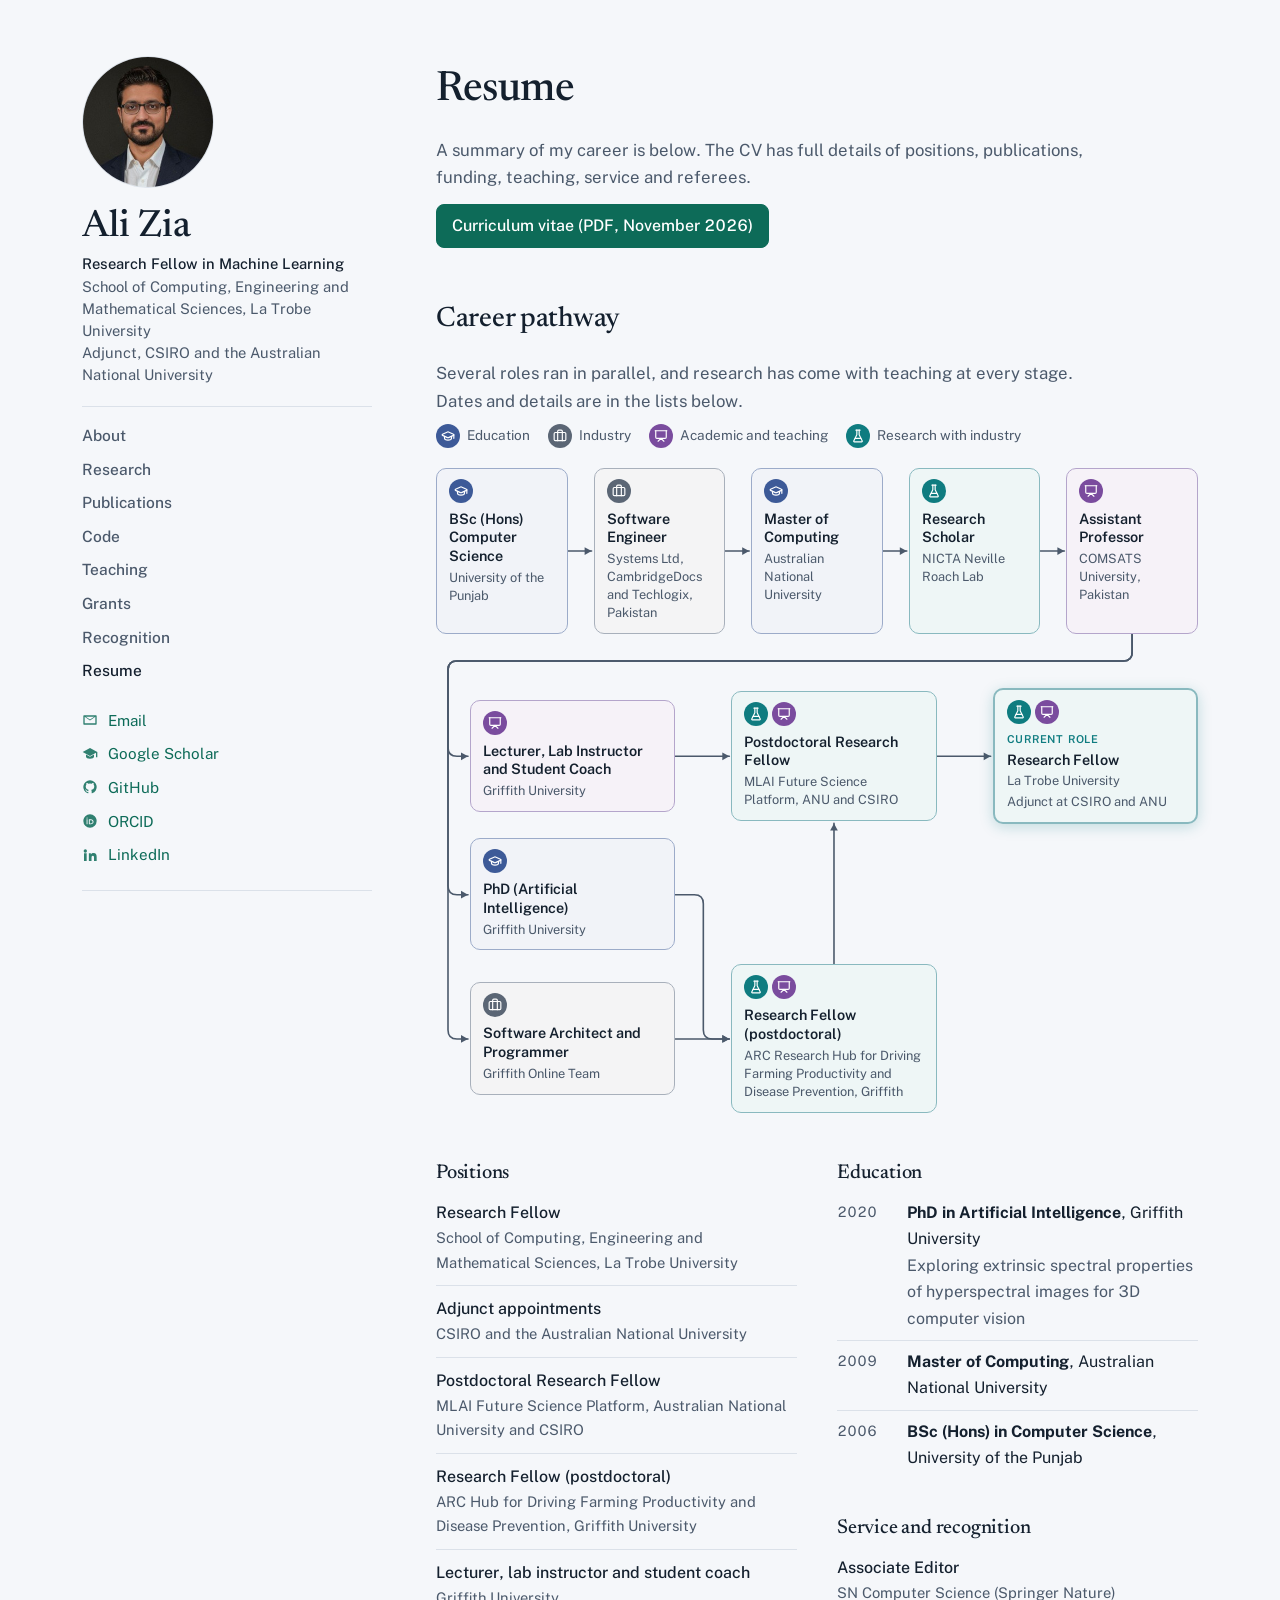
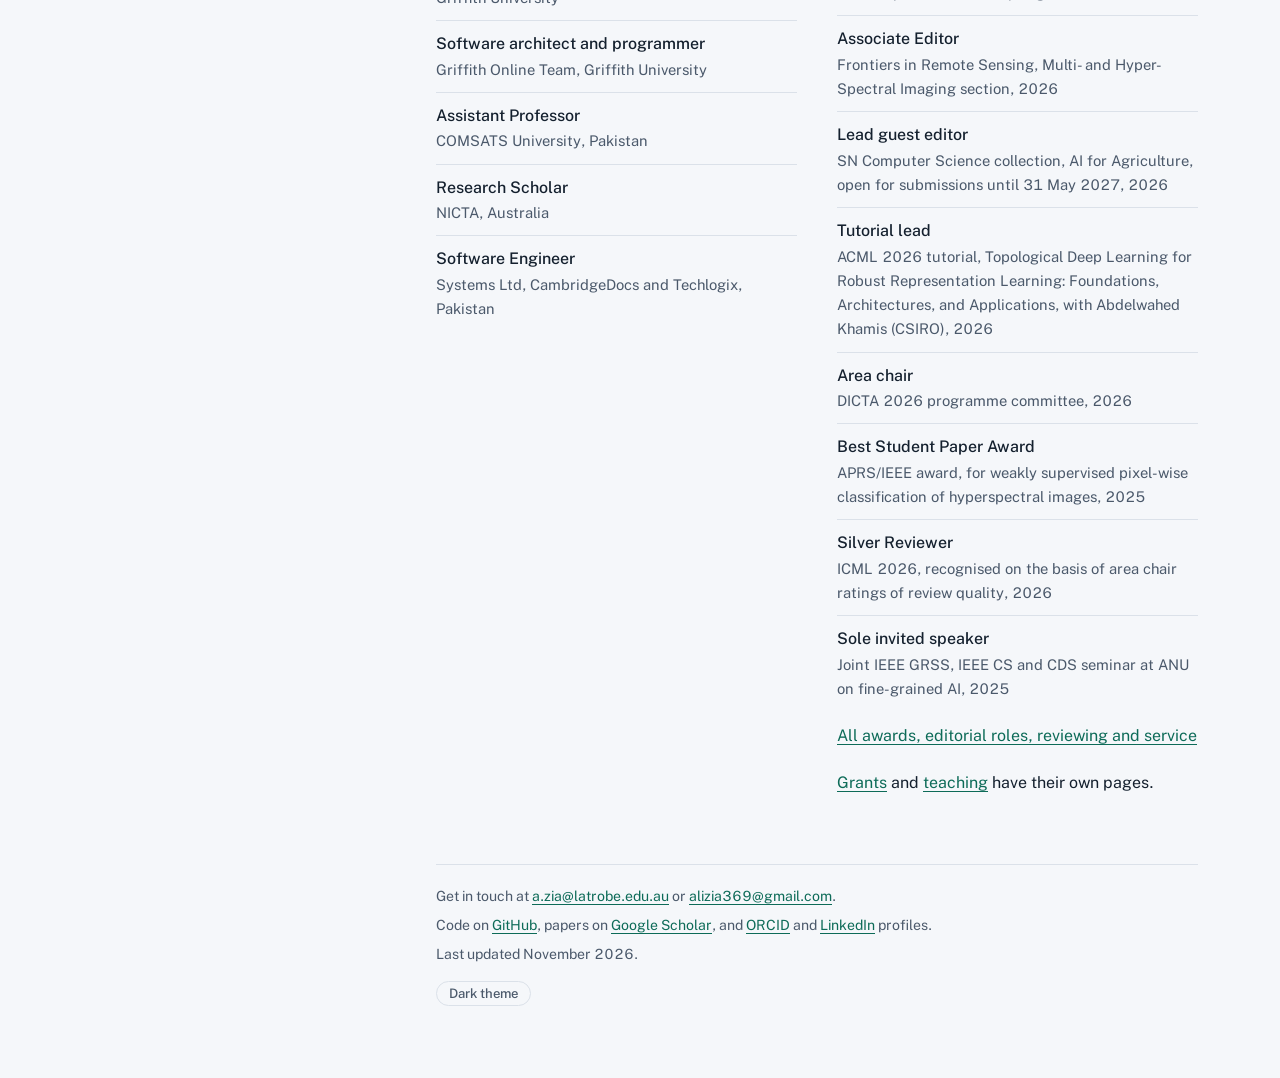
<file: resume/index.html>
<!doctype html>
<html lang="en">
<head>
<meta charset="utf-8">
<meta name="viewport" content="width=device-width, initial-scale=1">
<title>Resume | Ali Zia</title>
<meta name="description" content="Resume of Ali Zia: positions, education, service and downloadable CVs.">
<link rel="canonical" href="https://alizia369.github.io/resume/">
<meta property="og:title" content="Resume | Ali Zia">
<meta property="og:description" content="Resume of Ali Zia: positions, education, service and downloadable CVs.">
<meta property="og:image" content="https://alizia369.github.io/assets/img/profile.jpg">
<meta property="og:url" content="https://alizia369.github.io/resume/">
<meta name="theme-color" content="#f5f7fa">
<link rel="icon" href="data:image/svg+xml,%3Csvg xmlns='http://www.w3.org/2000/svg' viewBox='0 0 32 32'%3E%3Crect width='32' height='32' rx='7' fill='%2314202e'/%3E%3Ccircle cx='10' cy='21' r='3' fill='%235daa3a'/%3E%3Ccircle cx='16' cy='10' r='3' fill='%232f6fd0'/%3E%3Ccircle cx='23' cy='20' r='3' fill='%23e2792e'/%3E%3Cpath d='M10 21 16 10 23 20Z' fill='none' stroke='%23cfd8e3' stroke-width='1.5'/%3E%3C/svg%3E">
<link rel="preconnect" href="https://fonts.googleapis.com">
<link rel="preconnect" href="https://fonts.gstatic.com" crossorigin>
<link href="https://fonts.googleapis.com/css2?family=Newsreader:ital,opsz,wght@0,6..72,400;0,6..72,500;0,6..72,600;1,6..72,400&family=Public+Sans:wght@400;500;600&display=swap" rel="stylesheet">
<link rel="stylesheet" href="/assets/css/site.css">
</head>
<body>
<a class="skip" href="#content">Skip to content</a>
<div class="shell">
  <aside class="id" aria-label="Profile">
    <div class="id-top">
      <div class="portrait"><img src="/assets/img/profile.jpg" alt="Ali Zia" width="239" height="239"></div>
      <div>
        <a class="name" href="/">Ali Zia</a>
        <p class="role"><strong>Research Fellow in Machine Learning</strong><br>School of Computing, Engineering and Mathematical Sciences, La Trobe University<br>Adjunct, CSIRO and the Australian National University</p>
      </div>
    </div>
    <nav aria-label="Site"><ul class="menu"><li><a href="/">About</a></li><li><a href="/research/">Research</a></li><li><a href="/publications/">Publications</a></li><li><a href="/code/">Code</a></li><li><a href="/teaching/">Teaching</a></li><li><a href="/grants/">Grants</a></li><li><a href="/recognition/">Recognition</a></li><li><a href="/resume/" aria-current="page">Resume</a></li></ul></nav>
    <ul class="links"><li><a href="mailto:a.zia@latrobe.edu.au"><svg viewBox="0 0 24 24" aria-hidden="true"><path d="M3 5h18a1 1 0 0 1 1 1v12a1 1 0 0 1-1 1H3a1 1 0 0 1-1-1V6a1 1 0 0 1 1-1Zm1 2.3V17h16V7.3l-8 5.4-8-5.4ZM5.6 7 12 11.3 18.4 7H5.6Z"/></svg>Email</a></li><li><a href="https://scholar.google.com/citations?user=BVBJ06QAAAAJ"><svg viewBox="0 0 24 24" aria-hidden="true"><path d="M12 3 1 9l11 6 9-4.9V17h2V9L12 3Zm-6 9.7V16c0 1.7 2.7 3 6 3s6-1.3 6-3v-3.3l-6 3.3-6-3.3Z"/></svg>Google Scholar</a></li><li><a href="https://github.com/alizia369"><svg viewBox="0 0 24 24" aria-hidden="true"><path d="M12 2a10 10 0 0 0-3.2 19.5c.5.1.7-.2.7-.5v-1.7c-2.8.6-3.4-1.3-3.4-1.3-.5-1.2-1.1-1.5-1.1-1.5-.9-.6.1-.6.1-.6 1 .1 1.5 1 1.5 1 .9 1.6 2.4 1.1 3 .9.1-.7.4-1.1.6-1.4-2.2-.3-4.6-1.1-4.6-5a3.9 3.9 0 0 1 1-2.7 3.6 3.6 0 0 1 .1-2.7s.8-.3 2.8 1a9.6 9.6 0 0 1 5 0c1.9-1.3 2.8-1 2.8-1 .5 1.4.2 2.4.1 2.7a3.9 3.9 0 0 1 1 2.7c0 3.9-2.3 4.7-4.6 5 .4.3.7.9.7 1.9V21c0 .3.2.6.7.5A10 10 0 0 0 12 2Z"/></svg>GitHub</a></li><li><a href="https://orcid.org/0000-0003-4819-6666"><svg viewBox="0 0 24 24" aria-hidden="true"><path d="M12 2a10 10 0 1 0 0 20 10 10 0 0 0 0-20ZM8.3 17H6.9V9.4h1.4V17Zm-.7-8.6a.9.9 0 1 1 0-1.8.9.9 0 0 1 0 1.8ZM17.3 13.2c0 2.2-1.6 3.8-4 3.8h-3V9.4h3c2.4 0 4 1.6 4 3.8Zm-1.4 0c0-1.5-1-2.5-2.7-2.5h-1.5v5h1.5c1.7 0 2.7-1 2.7-2.5Z"/></svg>ORCID</a></li><li><a href="https://www.linkedin.com/in/ali-zia-0411b123/"><svg viewBox="0 0 24 24" aria-hidden="true"><path d="M4.98 3.5a2.5 2.5 0 1 1 0 5 2.5 2.5 0 0 1 0-5ZM3 9.5h4V21H3V9.5Zm6.5 0h3.8v1.6h.1c.5-1 1.8-2 3.8-2 4 0 4.8 2.6 4.8 6V21h-4v-5.2c0-1.2 0-2.8-1.7-2.8s-2 1.3-2 2.7V21h-4V9.5Z"/></svg>LinkedIn</a></li></ul>
    <div class="metrics">
      <p><b>982</b> citations, h-index <b>14</b></p>
      <p>Google Scholar, Nov 2026</p>
    </div>
  </aside>
  <main id="content">

    <section aria-labelledby="t">
      <h1 class="page-title" id="t">Resume</h1>
      <p class="intro-text">A summary of my career is below. The CV has full details of positions, publications, funding, teaching, service and referees.</p>
      <div class="downloads"><a class="primary" href="/assets/cv/Ali_Zia_CV.pdf">Curriculum vitae (PDF, November 2026)</a></div>
    </section>

    <section class="career-path" id="pathway" aria-labelledby="path-h">
      <h2 id="path-h">Career pathway</h2>
      <p class="intro-text">Several roles ran in parallel, and research has come with teaching at every stage. Dates and details are in the lists below.</p>
      <ul class="legend" aria-label="Key"><li><span class="badge" data-cat="edu"><svg aria-hidden="true" focusable="false" stroke="currentColor" fill="none" stroke-width="2" viewBox="0 0 24 24" stroke-linecap="round" stroke-linejoin="round" xmlns="http://www.w3.org/2000/svg"><path d="M21.42 10.922a1 1 0 0 0-.019-1.838L12.83 5.18a2 2 0 0 0-1.66 0L2.6 9.08a1 1 0 0 0 0 1.832l8.57 3.908a2 2 0 0 0 1.66 0z"></path><path d="M22 10v6"></path><path d="M6 12.5V16a6 3 0 0 0 12 0v-3.5"></path></svg></span>Education</li><li><span class="badge" data-cat="ind"><svg aria-hidden="true" focusable="false" stroke="currentColor" fill="none" stroke-width="2" viewBox="0 0 24 24" stroke-linecap="round" stroke-linejoin="round" xmlns="http://www.w3.org/2000/svg"><path d="M16 20V4a2 2 0 0 0-2-2h-4a2 2 0 0 0-2 2v16"></path><rect width="20" height="14" x="2" y="6" rx="2"></rect></svg></span>Industry</li><li><span class="badge" data-cat="acad"><svg aria-hidden="true" focusable="false" stroke="currentColor" fill="none" stroke-width="2" viewBox="0 0 24 24" stroke-linecap="round" stroke-linejoin="round" xmlns="http://www.w3.org/2000/svg"><path d="M2 3h20"></path><path d="M21 3v11a2 2 0 0 1-2 2H5a2 2 0 0 1-2-2V3"></path><path d="m7 21 5-5 5 5"></path></svg></span>Academic and teaching</li><li><span class="badge" data-cat="res"><svg aria-hidden="true" focusable="false" stroke="currentColor" fill="none" stroke-width="2" viewBox="0 0 24 24" stroke-linecap="round" stroke-linejoin="round" xmlns="http://www.w3.org/2000/svg"><path d="M10 2v7.527a2 2 0 0 1-.211.896L4.72 20.55a1 1 0 0 0 .9 1.45h12.76a1 1 0 0 0 .9-1.45l-5.069-10.127A2 2 0 0 1 14 9.527V2"></path><path d="M8.5 2h7"></path><path d="M7 16h10"></path></svg></span>Research with industry</li></ul>
      <div class="flow" data-flow data-edges="[[&quot;bsc&quot;, &quot;se&quot;], [&quot;se&quot;, &quot;ms&quot;], [&quot;ms&quot;, &quot;nicta&quot;], [&quot;nicta&quot;, &quot;comsats&quot;], [&quot;comsats&quot;, &quot;lecturer&quot;, &quot;wrap&quot;], [&quot;comsats&quot;, &quot;phd&quot;, &quot;wrap&quot;], [&quot;comsats&quot;, &quot;programmer&quot;, &quot;wrap&quot;], [&quot;lecturer&quot;, &quot;anu&quot;], [&quot;phd&quot;, &quot;arc&quot;], [&quot;programmer&quot;, &quot;arc&quot;], [&quot;arc&quot;, &quot;anu&quot;, &quot;up&quot;], [&quot;anu&quot;, &quot;latrobe&quot;]]">
        <svg class="flow-lines" aria-hidden="true" focusable="false"></svg>
        <ol class="band band1" aria-label="Early career"><li class="node" id="cn-bsc" data-cat="edu" style="--col:1;--row:1"><span class="badges"><span class="badge" data-cat="edu"><svg aria-hidden="true" focusable="false" stroke="currentColor" fill="none" stroke-width="2" viewBox="0 0 24 24" stroke-linecap="round" stroke-linejoin="round" xmlns="http://www.w3.org/2000/svg"><path d="M21.42 10.922a1 1 0 0 0-.019-1.838L12.83 5.18a2 2 0 0 0-1.66 0L2.6 9.08a1 1 0 0 0 0 1.832l8.57 3.908a2 2 0 0 0 1.66 0z"></path><path d="M22 10v6"></path><path d="M6 12.5V16a6 3 0 0 0 12 0v-3.5"></path></svg><span class="sr">Education</span></span></span><span class="r">BSc (Hons) Computer Science</span><span class="o">University of the Punjab</span></li><li class="node" id="cn-se" data-cat="ind" style="--col:2;--row:1"><span class="badges"><span class="badge" data-cat="ind"><svg aria-hidden="true" focusable="false" stroke="currentColor" fill="none" stroke-width="2" viewBox="0 0 24 24" stroke-linecap="round" stroke-linejoin="round" xmlns="http://www.w3.org/2000/svg"><path d="M16 20V4a2 2 0 0 0-2-2h-4a2 2 0 0 0-2 2v16"></path><rect width="20" height="14" x="2" y="6" rx="2"></rect></svg><span class="sr">Industry</span></span></span><span class="r">Software Engineer</span><span class="o">Systems Ltd, CambridgeDocs and Techlogix, Pakistan</span></li><li class="node" id="cn-ms" data-cat="edu" style="--col:3;--row:1"><span class="badges"><span class="badge" data-cat="edu"><svg aria-hidden="true" focusable="false" stroke="currentColor" fill="none" stroke-width="2" viewBox="0 0 24 24" stroke-linecap="round" stroke-linejoin="round" xmlns="http://www.w3.org/2000/svg"><path d="M21.42 10.922a1 1 0 0 0-.019-1.838L12.83 5.18a2 2 0 0 0-1.66 0L2.6 9.08a1 1 0 0 0 0 1.832l8.57 3.908a2 2 0 0 0 1.66 0z"></path><path d="M22 10v6"></path><path d="M6 12.5V16a6 3 0 0 0 12 0v-3.5"></path></svg><span class="sr">Education</span></span></span><span class="r">Master of Computing</span><span class="o">Australian National University</span></li><li class="node" id="cn-nicta" data-cat="res" style="--col:4;--row:1"><span class="badges"><span class="badge" data-cat="res"><svg aria-hidden="true" focusable="false" stroke="currentColor" fill="none" stroke-width="2" viewBox="0 0 24 24" stroke-linecap="round" stroke-linejoin="round" xmlns="http://www.w3.org/2000/svg"><path d="M10 2v7.527a2 2 0 0 1-.211.896L4.72 20.55a1 1 0 0 0 .9 1.45h12.76a1 1 0 0 0 .9-1.45l-5.069-10.127A2 2 0 0 1 14 9.527V2"></path><path d="M8.5 2h7"></path><path d="M7 16h10"></path></svg><span class="sr">Industry and academic research</span></span></span><span class="r">Research Scholar</span><span class="o">NICTA Neville Roach Lab</span></li><li class="node" id="cn-comsats" data-cat="acad" style="--col:5;--row:1"><span class="badges"><span class="badge" data-cat="acad"><svg aria-hidden="true" focusable="false" stroke="currentColor" fill="none" stroke-width="2" viewBox="0 0 24 24" stroke-linecap="round" stroke-linejoin="round" xmlns="http://www.w3.org/2000/svg"><path d="M2 3h20"></path><path d="M21 3v11a2 2 0 0 1-2 2H5a2 2 0 0 1-2-2V3"></path><path d="m7 21 5-5 5 5"></path></svg><span class="sr">Academic and teaching</span></span></span><span class="r">Assistant Professor</span><span class="o">COMSATS University, Pakistan</span></li></ol>
        <p class="par-label">In parallel at Griffith University</p>
        <ol class="band band2" aria-label="Griffith, postdoctoral and current roles"><li class="node par" id="cn-lecturer" data-cat="acad" style="--col:1;--row:1"><span class="badges"><span class="badge" data-cat="acad"><svg aria-hidden="true" focusable="false" stroke="currentColor" fill="none" stroke-width="2" viewBox="0 0 24 24" stroke-linecap="round" stroke-linejoin="round" xmlns="http://www.w3.org/2000/svg"><path d="M2 3h20"></path><path d="M21 3v11a2 2 0 0 1-2 2H5a2 2 0 0 1-2-2V3"></path><path d="m7 21 5-5 5 5"></path></svg><span class="sr">Academic and teaching</span></span></span><span class="r"><span class="full">Lecturer, Lab Instructor and Student Coach</span><span class="brief" aria-hidden="true">Lecturer and lab instructor</span></span><span class="o">Griffith University</span></li><li class="node par" id="cn-phd" data-cat="edu" style="--col:1;--row:2"><span class="badges"><span class="badge" data-cat="edu"><svg aria-hidden="true" focusable="false" stroke="currentColor" fill="none" stroke-width="2" viewBox="0 0 24 24" stroke-linecap="round" stroke-linejoin="round" xmlns="http://www.w3.org/2000/svg"><path d="M21.42 10.922a1 1 0 0 0-.019-1.838L12.83 5.18a2 2 0 0 0-1.66 0L2.6 9.08a1 1 0 0 0 0 1.832l8.57 3.908a2 2 0 0 0 1.66 0z"></path><path d="M22 10v6"></path><path d="M6 12.5V16a6 3 0 0 0 12 0v-3.5"></path></svg><span class="sr">Education</span></span></span><span class="r"><span class="full">PhD (Artificial Intelligence)</span><span class="brief" aria-hidden="true">PhD (AI)</span></span><span class="o">Griffith University</span></li><li class="node par" id="cn-programmer" data-cat="ind" style="--col:1;--row:3"><span class="badges"><span class="badge" data-cat="ind"><svg aria-hidden="true" focusable="false" stroke="currentColor" fill="none" stroke-width="2" viewBox="0 0 24 24" stroke-linecap="round" stroke-linejoin="round" xmlns="http://www.w3.org/2000/svg"><path d="M16 20V4a2 2 0 0 0-2-2h-4a2 2 0 0 0-2 2v16"></path><rect width="20" height="14" x="2" y="6" rx="2"></rect></svg><span class="sr">Industry</span></span></span><span class="r"><span class="full">Software Architect and Programmer</span><span class="brief" aria-hidden="true">Programmer</span></span><span class="o">Griffith Online Team</span></li><li class="node" id="cn-arc" data-cat="res" style="--col:2;--row:3"><span class="badges"><span class="badge" data-cat="res"><svg aria-hidden="true" focusable="false" stroke="currentColor" fill="none" stroke-width="2" viewBox="0 0 24 24" stroke-linecap="round" stroke-linejoin="round" xmlns="http://www.w3.org/2000/svg"><path d="M10 2v7.527a2 2 0 0 1-.211.896L4.72 20.55a1 1 0 0 0 .9 1.45h12.76a1 1 0 0 0 .9-1.45l-5.069-10.127A2 2 0 0 1 14 9.527V2"></path><path d="M8.5 2h7"></path><path d="M7 16h10"></path></svg><span class="sr">Industry and academic research</span></span><span class="badge" data-cat="acad"><svg aria-hidden="true" focusable="false" stroke="currentColor" fill="none" stroke-width="2" viewBox="0 0 24 24" stroke-linecap="round" stroke-linejoin="round" xmlns="http://www.w3.org/2000/svg"><path d="M2 3h20"></path><path d="M21 3v11a2 2 0 0 1-2 2H5a2 2 0 0 1-2-2V3"></path><path d="m7 21 5-5 5 5"></path></svg><span class="sr">with teaching</span></span></span><span class="r">Research Fellow (postdoctoral)</span><span class="o">ARC Research Hub for Driving Farming Productivity and Disease Prevention, Griffith</span></li><li class="node" id="cn-anu" data-cat="res" style="--col:2;--row:1"><span class="badges"><span class="badge" data-cat="res"><svg aria-hidden="true" focusable="false" stroke="currentColor" fill="none" stroke-width="2" viewBox="0 0 24 24" stroke-linecap="round" stroke-linejoin="round" xmlns="http://www.w3.org/2000/svg"><path d="M10 2v7.527a2 2 0 0 1-.211.896L4.72 20.55a1 1 0 0 0 .9 1.45h12.76a1 1 0 0 0 .9-1.45l-5.069-10.127A2 2 0 0 1 14 9.527V2"></path><path d="M8.5 2h7"></path><path d="M7 16h10"></path></svg><span class="sr">Industry and academic research</span></span><span class="badge" data-cat="acad"><svg aria-hidden="true" focusable="false" stroke="currentColor" fill="none" stroke-width="2" viewBox="0 0 24 24" stroke-linecap="round" stroke-linejoin="round" xmlns="http://www.w3.org/2000/svg"><path d="M2 3h20"></path><path d="M21 3v11a2 2 0 0 1-2 2H5a2 2 0 0 1-2-2V3"></path><path d="m7 21 5-5 5 5"></path></svg><span class="sr">with teaching</span></span></span><span class="r">Postdoctoral Research Fellow</span><span class="o">MLAI Future Science Platform, ANU and CSIRO</span></li><li class="node current" id="cn-latrobe" data-cat="res" style="--col:3;--row:1"><span class="badges"><span class="badge" data-cat="res"><svg aria-hidden="true" focusable="false" stroke="currentColor" fill="none" stroke-width="2" viewBox="0 0 24 24" stroke-linecap="round" stroke-linejoin="round" xmlns="http://www.w3.org/2000/svg"><path d="M10 2v7.527a2 2 0 0 1-.211.896L4.72 20.55a1 1 0 0 0 .9 1.45h12.76a1 1 0 0 0 .9-1.45l-5.069-10.127A2 2 0 0 1 14 9.527V2"></path><path d="M8.5 2h7"></path><path d="M7 16h10"></path></svg><span class="sr">Industry and academic research</span></span><span class="badge" data-cat="acad"><svg aria-hidden="true" focusable="false" stroke="currentColor" fill="none" stroke-width="2" viewBox="0 0 24 24" stroke-linecap="round" stroke-linejoin="round" xmlns="http://www.w3.org/2000/svg"><path d="M2 3h20"></path><path d="M21 3v11a2 2 0 0 1-2 2H5a2 2 0 0 1-2-2V3"></path><path d="m7 21 5-5 5 5"></path></svg><span class="sr">with teaching</span></span></span><span class="now">Current role</span><span class="r">Research Fellow</span><span class="o">La Trobe University</span><span class="o">Adjunct at CSIRO and ANU</span></li></ol>
      </div>
    </section>

    <section>
      <div class="two">
        <div>
          <h2 class="block-title">Positions</h2>
          <ul class="entries">
            <li><div class="h">Research Fellow</div><div class="s">School of Computing, Engineering and Mathematical Sciences, La Trobe University</div></li>
            <li><div class="h">Adjunct appointments</div><div class="s">CSIRO and the Australian National University</div></li>
            <li><div class="h">Postdoctoral Research Fellow</div><div class="s">MLAI Future Science Platform, Australian National University and CSIRO</div></li>
            <li><div class="h">Research Fellow (postdoctoral)</div><div class="s">ARC Hub for Driving Farming Productivity and Disease Prevention, Griffith University</div></li>
            <li><div class="h">Lecturer, lab instructor and student coach</div><div class="s">Griffith University</div></li>
            <li><div class="h">Software architect and programmer</div><div class="s">Griffith Online Team, Griffith University</div></li>
            <li><div class="h">Assistant Professor</div><div class="s">COMSATS University, Pakistan</div></li>
            <li><div class="h">Research Scholar</div><div class="s">NICTA, Australia</div></li>
            <li><div class="h">Software Engineer</div><div class="s">Systems Ltd, CambridgeDocs and Techlogix, Pakistan</div></li>
          </ul>
        </div>
        <div>
          <h2 class="block-title">Education</h2>
          <ul class="timeline">
            <li><span class="y">2020</span><div><b>PhD in Artificial Intelligence</b>, Griffith University<br><span class="muted">Exploring extrinsic spectral properties of hyperspectral images for 3D computer vision</span></div></li>
            <li><span class="y">2009</span><div><b>Master of Computing</b>, Australian National University</div></li>
            <li><span class="y">2006</span><div><b>BSc (Hons) in Computer Science</b>, University of the Punjab</div></li>
          </ul>
          <h2 class="block-title" style="margin-top:32px">Service and recognition</h2>
          <ul class="entries"><li><div class="h">Associate Editor</div><div class="s">SN Computer Science (Springer Nature)</div></li><li><div class="h">Associate Editor</div><div class="s">Frontiers in Remote Sensing, Multi- and Hyper-Spectral Imaging section, 2026</div></li><li><div class="h">Lead guest editor</div><div class="s">SN Computer Science collection, AI for Agriculture, open for submissions until 31 May 2027, 2026</div></li><li><div class="h">Tutorial lead</div><div class="s">ACML 2026 tutorial, Topological Deep Learning for Robust Representation Learning: Foundations, Architectures, and Applications, with Abdelwahed Khamis (CSIRO), 2026</div></li><li><div class="h">Area chair</div><div class="s">DICTA 2026 programme committee, 2026</div></li><li><div class="h">Best Student Paper Award</div><div class="s">APRS/IEEE award, for weakly supervised pixel-wise classification of hyperspectral images, 2025</div></li><li><div class="h">Silver Reviewer</div><div class="s">ICML 2026, recognised on the basis of area chair ratings of review quality, 2026</div></li><li><div class="h">Sole invited speaker</div><div class="s">Joint IEEE GRSS, IEEE CS and CDS seminar at ANU on fine-grained AI, 2025</div></li></ul>
          <p style="margin-top:12px"><a href="/recognition/">All awards, editorial roles, reviewing and service</a></p>
          <p style="margin-top:20px"><a href="/grants/">Grants</a> and <a href="/teaching/">teaching</a> have their own pages.</p>
        </div>
      </div>
    </section>
    <footer>
      <p>Get in touch at <a href="mailto:a.zia@latrobe.edu.au">a.zia@latrobe.edu.au</a> or <a href="mailto:alizia369@gmail.com">alizia369@gmail.com</a>.</p>
      <p>Code on <a href="https://github.com/alizia369">GitHub</a>, papers on <a href="https://scholar.google.com/citations?user=BVBJ06QAAAAJ">Google Scholar</a>, and <a href="https://orcid.org/0000-0003-4819-6666">ORCID</a> and <a href="https://www.linkedin.com/in/ali-zia-0411b123/">LinkedIn</a> profiles.</p>
      <p>Last updated November 2026.</p>
      <button class="theme-switch" type="button" id="theme-switch">Dark theme</button>
    </footer>
  </main>
</div>
<script src="/assets/js/site.js" defer></script>
</body>
</html>
</file>
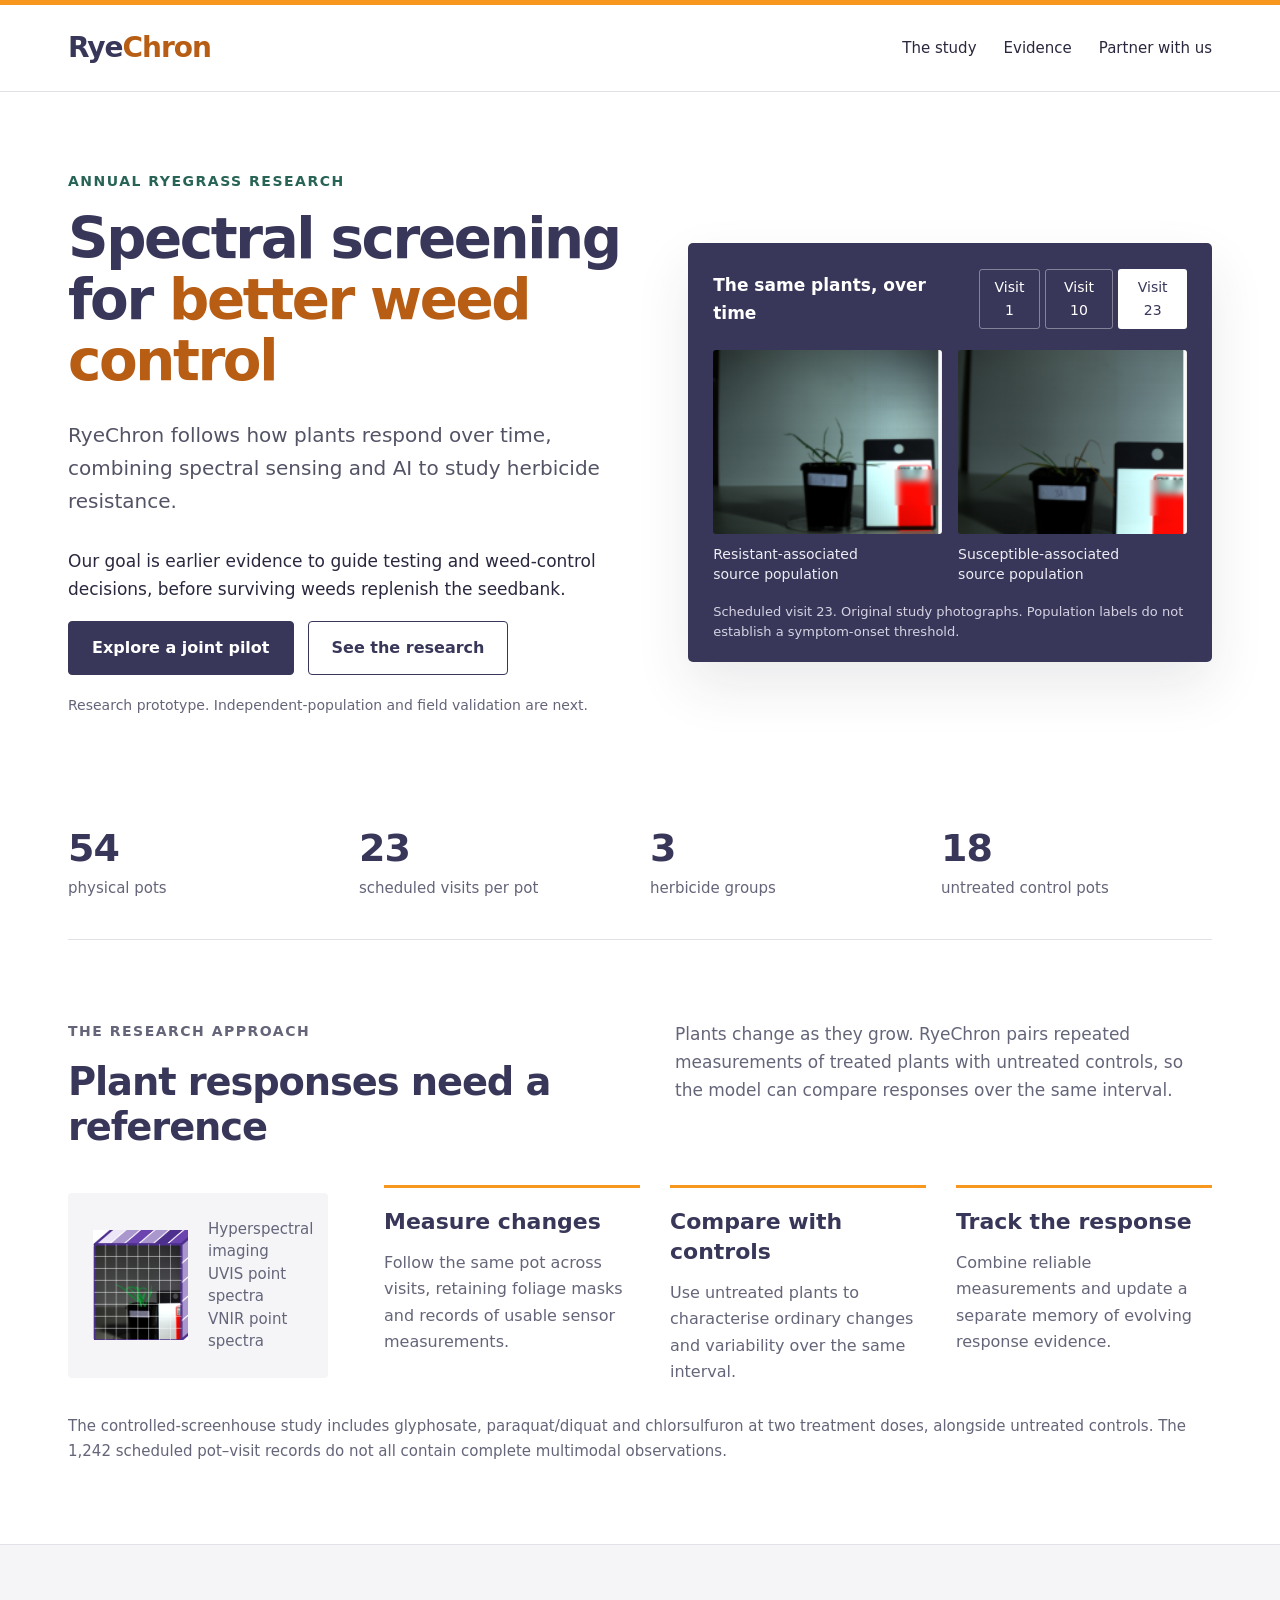
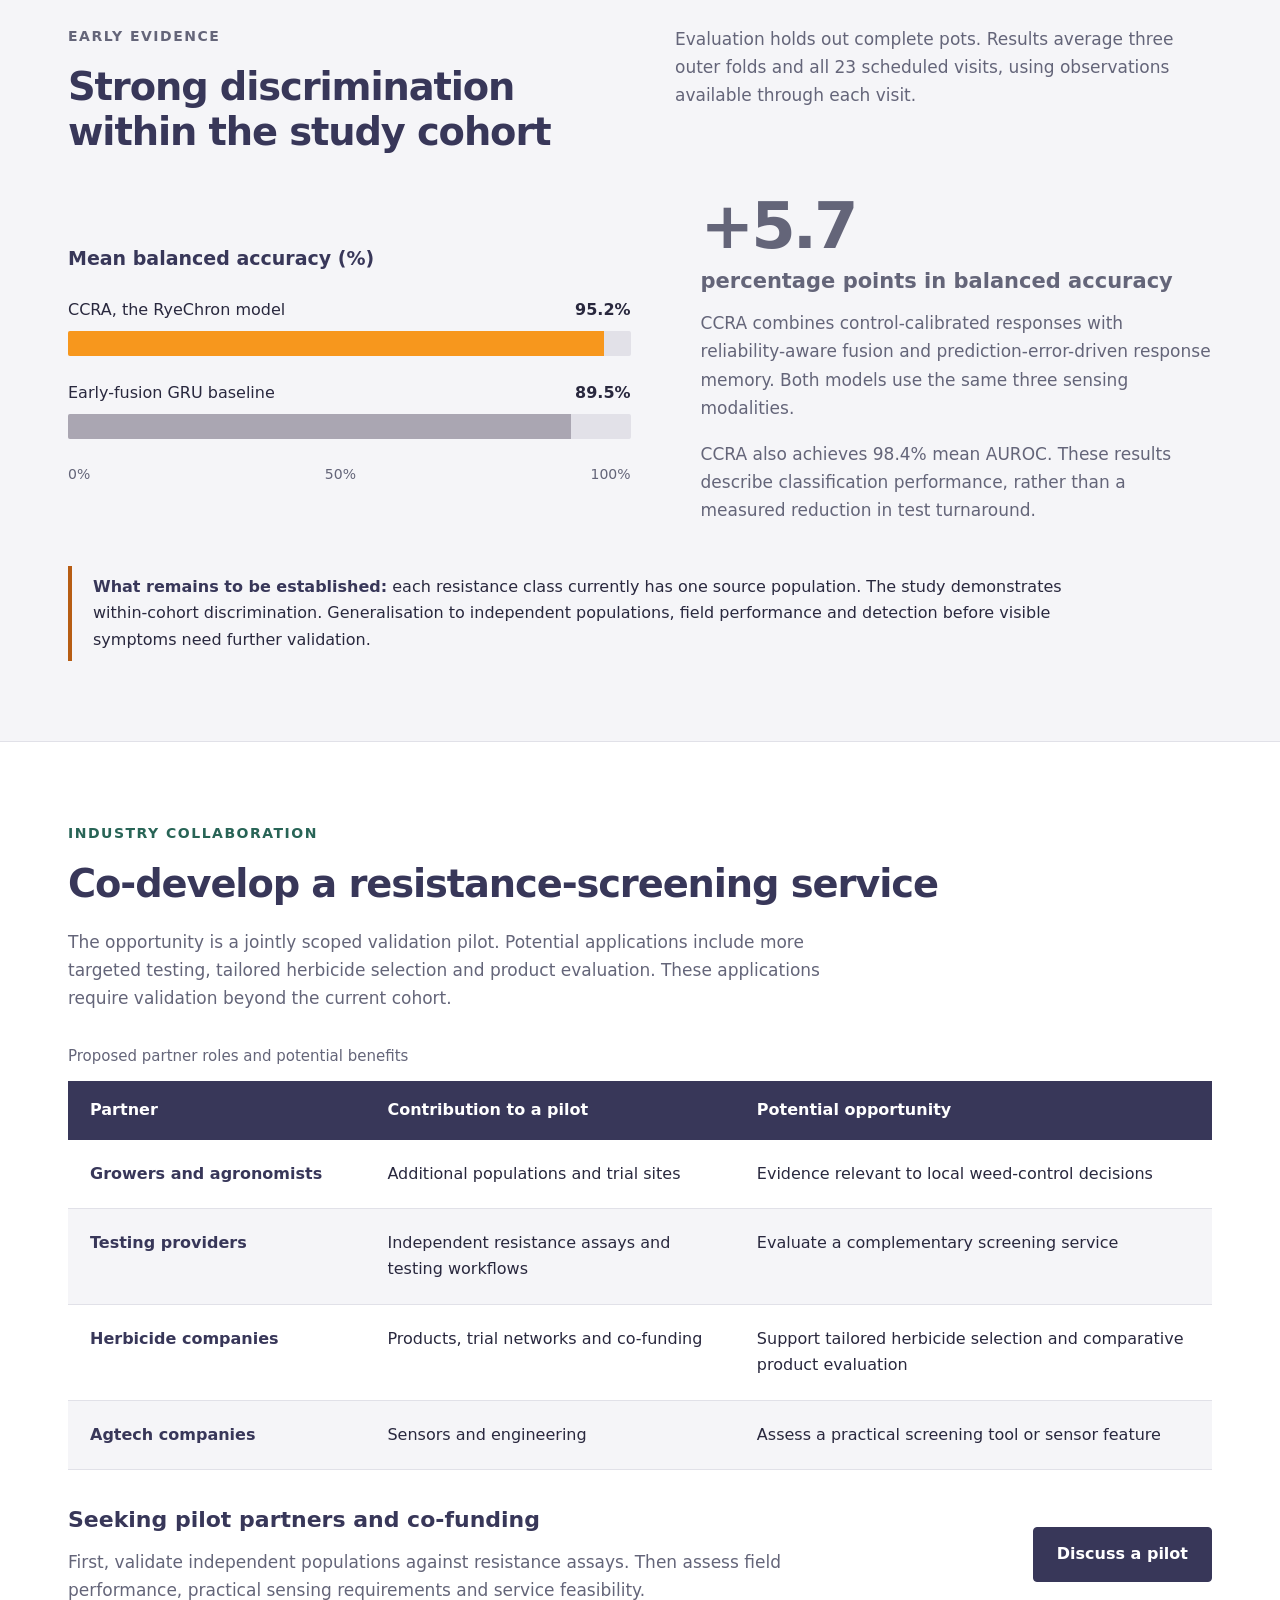
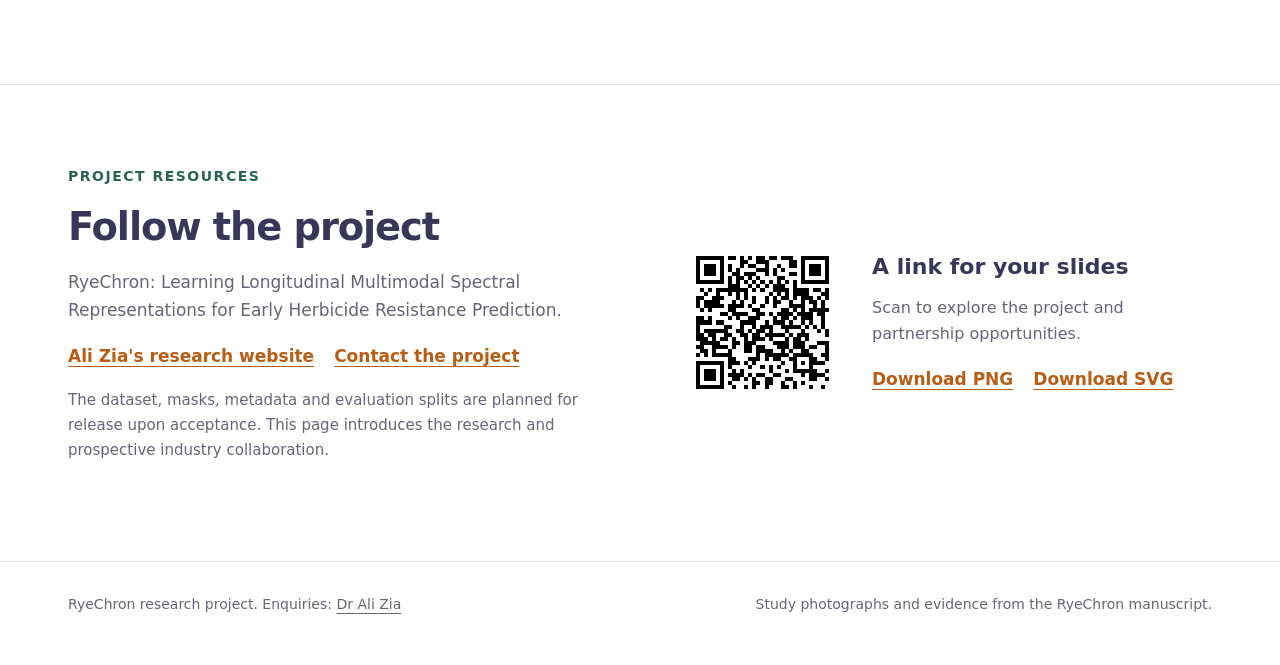
<file: ryechron/index.html>
<!doctype html>
<html lang="en">
<head>
<meta charset="utf-8"><meta name="viewport" content="width=device-width,initial-scale=1">
<title>RyeChron | Herbicide Resistance Screening</title>
<meta name="description" content="RyeChron studies longitudinal spectral sensing for herbicide resistance screening in annual ryegrass. Explore the dataset, early evidence and industry partnership opportunities.">
<meta name="theme-color" content="#383759">
<link rel="canonical" href="https://alizia369.github.io/ryechron/">
<meta property="og:title" content="RyeChron: Herbicide Resistance Screening">
<meta property="og:description" content="Spectral sensing to support better weed-control decisions. A research project and invitation to industry partners.">
<meta property="og:type" content="website"><meta property="og:url" content="https://alizia369.github.io/ryechron/">
<style>
:root{--ink:#29283e;--plum:#383759;--muted:#646579;--orange:#b75d14;--bright:#f7971d;--green:#286456;--line:#e1e1e8;--paper:#f5f5f8;--white:#fff}
*{box-sizing:border-box}html{scroll-behavior:smooth;scroll-padding-top:100px}body{margin:0;background:#fff;color:var(--ink);font:17px/1.65 system-ui,-apple-system,BlinkMacSystemFont,"Segoe UI",sans-serif}a{color:inherit}img{display:block;max-width:100%}button{font:inherit}a:focus-visible,button:focus-visible{outline:3px solid var(--bright);outline-offset:5px}.wrap{max-width:1220px;margin:auto;padding:0 38px}.skip{position:absolute;left:-999px}.skip:focus{left:20px;top:20px;background:white;padding:12px;z-index:5}header{border-top:5px solid var(--bright);border-bottom:1px solid var(--line);background:white}.nav{min-height:86px;display:flex;justify-content:space-between;align-items:center;gap:24px}.brand{font-weight:800;font-size:28px;letter-spacing:-1px;text-decoration:none;color:var(--plum)}.brand span{color:var(--orange)}nav{display:flex;align-items:center;gap:27px;font-size:15px}nav a{text-decoration:none}nav a:hover{text-decoration:underline;text-underline-offset:6px}.hero{padding:78px 0 64px;display:grid;grid-template-columns:1.06fr 1fr;gap:65px;align-items:center}.eyebrow{font-size:14px;font-weight:750;letter-spacing:1.5px;text-transform:uppercase;color:var(--green);margin:0 0 16px}h1{font-size:clamp(38px,4.4vw,61px);line-height:1.08;letter-spacing:-2.4px;color:var(--plum);margin:0 0 27px;font-weight:760}h1 span{color:var(--orange)}.lead{font-size:20px;line-height:1.65;color:#535366;max-width:570px;margin-bottom:29px}.actions{display:flex;flex-wrap:wrap;gap:14px}.button{display:inline-block;padding:13px 23px;background:var(--plum);color:#fff;border:1px solid var(--plum);text-decoration:none;font-size:16px;font-weight:650;border-radius:4px}.button.secondary{background:white;color:var(--plum)}.button:hover{background:#24233c;color:white}.stage{font-size:14px;color:var(--muted);margin-top:19px}.gallery{background:var(--plum);padding:26px 25px 21px;color:#fff;border-radius:5px;box-shadow:0 24px 55px #29283e19}.gallery-top{display:flex;align-items:center;justify-content:space-between;gap:16px;margin-bottom:21px}.gallery-top p{margin:0;font-size:17px;font-weight:650}.visit-buttons{display:flex;gap:5px}.visit-buttons button{border:1px solid #ffffff60;background:transparent;color:white;padding:6px 9px;cursor:pointer;font-size:14px;border-radius:3px}.visit-buttons button[aria-pressed=true]{background:#fff;color:var(--plum)}.plant-pair{display:grid;grid-template-columns:1fr 1fr;gap:16px}.plant-pair figure{margin:0}.plant-pair img{width:100%;aspect-ratio:1;object-fit:cover;background:#171721;border-radius:3px}.plant-pair figcaption{font-size:14px;line-height:1.45;margin-top:10px;color:#ededf4}.gallery-note{font-size:13px;color:#d4d3e3;line-height:1.5;margin:18px 0 0}.stats{padding:26px 0 38px;display:grid;grid-template-columns:repeat(4,1fr);border-bottom:1px solid var(--line);gap:20px}.stat strong{display:block;color:var(--plum);font-size:38px;letter-spacing:-1px;line-height:1.25}.stat span{font-size:15px;color:var(--muted)}section{padding:80px 0;border-bottom:1px solid var(--line)}.section-head{display:grid;grid-template-columns:1fr 1fr;gap:70px;align-items:start;margin-bottom:36px}h2{font-size:clamp(29px,3vw,40px);line-height:1.18;letter-spacing:-1.1px;color:var(--plum);margin:0}h3{font-size:22px;line-height:1.35;color:var(--plum);margin:0 0 13px}p{margin:0 0 18px}.section-head p{color:var(--muted)}.study-layout{display:grid;grid-template-columns:260px 1fr;gap:56px;align-items:center}.sensing-figure{margin:0;display:flex;gap:20px;align-items:center;background:var(--paper);padding:25px;border-radius:4px}.sensing-figure img{width:95px;image-rendering:auto}.sensing-figure figcaption{font-size:15px;line-height:1.5;color:var(--muted)}.process{display:grid;grid-template-columns:1fr 1fr 1fr;gap:30px}.process article{border-top:3px solid var(--bright);padding-top:19px}.process p{font-size:16px;color:var(--muted);margin:0}.data-note{font-size:15px;color:var(--muted);margin:29px 0 0}.evidence-section{background:var(--paper)}.results{display:grid;grid-template-columns:1.1fr 1fr;gap:70px;align-items:center}.chart{padding:25px 0}.chart h3{font-size:19px;margin-bottom:25px}.bar-label{display:flex;justify-content:space-between;font-size:16px;margin-bottom:8px;gap:20px}.bar-label strong{font-variant-numeric:tabular-nums}.track{height:25px;background:#e2e1e8;margin-bottom:24px;border-radius:2px;overflow:hidden}.bar{height:100%;background:#aaa6b2}.bar.ours{background:var(--bright)}.axis{display:flex;justify-content:space-between;color:var(--muted);font-size:14px}.gain{font-size:64px;line-height:1.1;letter-spacing:-3px;font-weight:750;color:var(--orange);margin:0 0 12px}.gain span{font-size:21px;letter-spacing:0;display:block;font-weight:600;line-height:1.5;margin-top:5px}.evidence-copy p{color:var(--muted)}.caution{margin:24px 0 0;border-left:4px solid var(--orange);padding:8px 0 8px 21px;font-size:16px;max-width:1030px}.caution strong{color:var(--plum)}.partner-intro{max-width:760px;color:var(--muted);margin:22px 0 32px}.table-scroll{overflow:auto}table{border-collapse:collapse;width:100%;text-align:left;font-size:16px;min-width:650px}th{background:var(--plum);color:white;padding:16px 22px;font-weight:650}td{padding:21px 22px;border-bottom:1px solid var(--line);vertical-align:top}td:first-child{font-weight:700;color:var(--plum);width:26%}tr:nth-child(even) td{background:var(--paper)}.pilot{margin-top:35px;display:flex;gap:40px;justify-content:space-between;align-items:center}.pilot p{color:var(--muted);max-width:760px;margin:8px 0 0}.pilot .button{white-space:nowrap}.resources{display:grid;grid-template-columns:1fr 1fr;gap:80px;align-items:center}.qr-block{display:flex;gap:27px;align-items:center}.qr-block img{width:165px;height:165px;flex-shrink:0}.qr-block p{color:var(--muted);font-size:16px}.text-link{color:var(--orange);font-weight:650;text-underline-offset:4px}.resource-links{display:flex;flex-wrap:wrap;gap:20px}.release-note{font-size:15px;color:var(--muted);margin-top:18px}footer{padding:31px 0;font-size:14px;color:var(--muted)}.footer{display:flex;justify-content:space-between;gap:25px}.footer a{text-underline-offset:4px}
@media(max-width:1000px){.hero{gap:32px}.gallery-top{display:block}.visit-buttons{margin-top:12px}.section-head{gap:35px}.study-layout{grid-template-columns:1fr}.sensing-figure{max-width:470px}.resources{gap:30px}.qr-block{gap:15px}.qr-block img{width:125px;height:125px}}
@media(max-width:720px){.wrap{padding:0 22px}.nav{min-height:78px;gap:15px;flex-wrap:wrap;padding-top:12px;padding-bottom:13px}nav{gap:17px;font-size:14px}.hero{grid-template-columns:1fr;padding:43px 0;gap:35px}h1{letter-spacing:-1.6px}.lead{font-size:18px}.gallery-top{display:flex}.gallery-top p{font-size:16px}.visit-buttons{margin-top:0}.gallery{padding:20px}.stats{grid-template-columns:1fr 1fr;gap:22px}.stat strong{font-size:33px}section{padding:51px 0}.section-head,.results,.resources{grid-template-columns:1fr;gap:22px}.section-head{margin-bottom:25px}.process{grid-template-columns:1fr;gap:22px}.process article{padding-top:13px}.process h3{font-size:21px}.study-layout{gap:29px}.results{gap:14px}.gain{font-size:52px}.pilot{display:block}.pilot .button{margin-top:22px}.qr-block img{width:145px;height:145px}.footer{display:block}.footer p{margin-bottom:9px}.resource-links{gap:15px}}
@media(prefers-reduced-motion:reduce){html{scroll-behavior:auto}}
</style>
</head>
<body>
<a class="skip" href="#main">Skip to content</a>
<header><div class="wrap nav"><a class="brand" href="#main" aria-label="RyeChron home">Rye<span>Chron</span></a><nav aria-label="Main navigation"><a href="#study">The study</a><a href="#evidence">Evidence</a><a href="#partners">Partner with us</a></nav></div></header>
<main id="main">
<div class="wrap">
<div class="hero">
<div><p class="eyebrow">Annual ryegrass research</p><h1>Spectral screening for <span>better weed control</span></h1>
<p class="lead">RyeChron follows how plants respond over time, combining spectral sensing and AI to study herbicide resistance.</p>
<p>Our goal is earlier evidence to guide testing and weed-control decisions, before surviving weeds replenish the seedbank.</p>
<div class="actions"><a class="button" href="#partners">Explore a joint pilot</a><a class="button secondary" href="#study">See the research</a></div><p class="stage">Research prototype. Independent-population and field validation are next.</p></div>
<div class="gallery"><div class="gallery-top"><p>The same plants, over time</p><div class="visit-buttons" role="group" aria-label="Choose a scheduled visit"><button type="button" data-visit="1" aria-pressed="false">Visit 1</button><button type="button" data-visit="10" aria-pressed="false">Visit 10</button><button type="button" data-visit="23" aria-pressed="true">Visit 23</button></div></div>
<div class="plant-pair"><figure><img id="resistant-photo" src="assets/plant-r23.png" alt="Representative resistant-associated ryegrass pot at scheduled visit 23" width="184" height="184"><figcaption>Resistant-associated<br>source population</figcaption></figure><figure><img id="susceptible-photo" src="assets/plant-s23.png" alt="Representative susceptible-associated ryegrass pot at scheduled visit 23" width="184" height="184"><figcaption>Susceptible-associated<br>source population</figcaption></figure></div><p class="gallery-note" id="gallery-note" aria-live="polite">Scheduled visit 23. Original study photographs. Population labels do not establish a symptom-onset threshold.</p></div>
</div>
<div class="stats" aria-label="Study design"><div class="stat"><strong>54</strong><span>physical pots</span></div><div class="stat"><strong>23</strong><span>scheduled visits per pot</span></div><div class="stat"><strong>3</strong><span>herbicide groups</span></div><div class="stat"><strong>18</strong><span>untreated control pots</span></div></div>
</div>
<section id="study"><div class="wrap"><div class="section-head"><div><p class="eyebrow">The research approach</p><h2>Plant responses need a reference</h2></div><p>Plants change as they grow. RyeChron pairs repeated measurements of treated plants with untreated controls, so the model can compare responses over the same interval.</p></div>
<div class="study-layout"><figure class="sensing-figure"><img src="assets/hyperspectral.png" alt="Hyperspectral image cube from the original method illustration" width="105" height="110" loading="lazy"><figcaption>Hyperspectral imaging<br>UVIS point spectra<br>VNIR point spectra</figcaption></figure>
<div class="process" aria-label="Method overview"><article><h3>Measure changes</h3><p>Follow the same pot across visits, retaining foliage masks and records of usable sensor measurements.</p></article><article><h3>Compare with controls</h3><p>Use untreated plants to characterise ordinary changes and variability over the same interval.</p></article><article><h3>Track the response</h3><p>Combine reliable measurements and update a separate memory of evolving response evidence.</p></article></div></div>
<p class="data-note">The controlled-screenhouse study includes glyphosate, paraquat/diquat and chlorsulfuron at two treatment doses, alongside untreated controls. The 1,242 scheduled pot–visit records do not all contain complete multimodal observations.</p>
</div></section>
<section id="evidence" class="evidence-section"><div class="wrap"><div class="section-head"><div><p class="eyebrow">Early evidence</p><h2>Strong discrimination within the study cohort</h2></div><p>Evaluation holds out complete pots. Results average three outer folds and all 23 scheduled visits, using observations available through each visit.</p></div>
<div class="results"><div class="chart" role="img" aria-label="Mean balanced accuracy: early-fusion GRU baseline 89.5 percent; CCRA 95.2 percent. The scale runs from zero to 100 percent."><h3>Mean balanced accuracy (%)</h3><div class="bar-label"><span>CCRA, the RyeChron model</span><strong>95.2%</strong></div><div class="track"><div class="bar ours" style="width:95.2%"></div></div><div class="bar-label"><span>Early-fusion GRU baseline</span><strong>89.5%</strong></div><div class="track"><div class="bar" style="width:89.5%"></div></div><div class="axis"><span>0%</span><span>50%</span><span>100%</span></div></div>
<div class="evidence-copy"><p class="gain">+5.7<span>percentage points in balanced accuracy</span></p><p>CCRA combines control-calibrated responses with reliability-aware fusion and prediction-error-driven response memory. Both models use the same three sensing modalities.</p><p>CCRA also achieves 98.4% mean AUROC. These results describe classification performance, rather than a measured reduction in test turnaround.</p></div></div>
<p class="caution"><strong>What remains to be established:</strong> each resistance class currently has one source population. The study demonstrates within-cohort discrimination. Generalisation to independent populations, field performance and detection before visible symptoms need further validation.</p>
</div></section>
<section id="partners"><div class="wrap"><p class="eyebrow">Industry collaboration</p><h2>Co-develop a resistance-screening service</h2><p class="partner-intro">The opportunity is a jointly scoped validation pilot. Potential applications include more targeted testing, tailored herbicide selection and product evaluation. These applications require validation beyond the current cohort.</p>
<div class="table-scroll"><table><caption style="text-align:left;margin-bottom:12px;font-size:15px;color:#646579">Proposed partner roles and potential benefits</caption><thead><tr><th scope="col">Partner</th><th scope="col">Contribution to a pilot</th><th scope="col">Potential opportunity</th></tr></thead><tbody>
<tr><td>Growers and agronomists</td><td>Additional populations and trial sites</td><td>Evidence relevant to local weed-control decisions</td></tr>
<tr><td>Testing providers</td><td>Independent resistance assays and testing workflows</td><td>Evaluate a complementary screening service</td></tr>
<tr><td>Herbicide companies</td><td>Products, trial networks and co-funding</td><td>Support tailored herbicide selection and comparative product evaluation</td></tr>
<tr><td>Agtech companies</td><td>Sensors and engineering</td><td>Assess a practical screening tool or sensor feature</td></tr>
</tbody></table></div>
<div class="pilot"><div><h3>Seeking pilot partners and co-funding</h3><p>First, validate independent populations against resistance assays. Then assess field performance, practical sensing requirements and service feasibility.</p></div><a class="button" href="mailto:a.zia@latrobe.edu.au?subject=RyeChron%20industry%20pilot">Discuss a pilot</a></div>
</div></section>
<section id="resources"><div class="wrap resources"><div><p class="eyebrow">Project resources</p><h2>Follow the project</h2><p style="margin-top:19px;color:#646579">RyeChron: Learning Longitudinal Multimodal Spectral Representations for Early Herbicide Resistance Prediction.</p><div class="resource-links"><a class="text-link" href="https://alizia369.github.io/">Ali Zia's research website</a><a class="text-link" href="mailto:a.zia@latrobe.edu.au?subject=RyeChron%20project">Contact the project</a></div><p class="release-note">The dataset, masks, metadata and evaluation splits are planned for release upon acceptance. This page introduces the research and prospective industry collaboration.</p></div>
<div class="qr-block"><img src="assets/ryechron-qr.svg" alt="QR code linking to this RyeChron project page" width="165" height="165" loading="lazy"><div><h3>A link for your slides</h3><p>Scan to explore the project and partnership opportunities.</p><div class="resource-links"><a class="text-link" href="assets/ryechron-qr.png" download="RyeChron_Project_QR.png">Download PNG</a><a class="text-link" href="assets/ryechron-qr.svg" download="RyeChron_Project_QR.svg">Download SVG</a></div></div></div>
</div></section>
</main><footer><div class="wrap footer"><p>RyeChron research project. Enquiries: <a href="mailto:a.zia@latrobe.edu.au">Dr Ali Zia</a></p><p>Study photographs and evidence from the RyeChron manuscript.</p></div></footer>
<script>
document.querySelectorAll('[data-visit]').forEach(function(button){button.addEventListener('click',function(){var visit=button.dataset.visit;document.querySelectorAll('[data-visit]').forEach(function(b){b.setAttribute('aria-pressed',String(b===button));});document.getElementById('resistant-photo').src='assets/plant-r'+visit+'.png';document.getElementById('resistant-photo').alt='Representative resistant-associated ryegrass pot at scheduled visit '+visit;document.getElementById('susceptible-photo').src='assets/plant-s'+visit+'.png';document.getElementById('susceptible-photo').alt='Representative susceptible-associated ryegrass pot at scheduled visit '+visit;document.getElementById('gallery-note').textContent='Scheduled visit '+visit+'. Original study photographs. Population labels do not establish a symptom-onset threshold.';});});
</script>
</body></html>
</file>
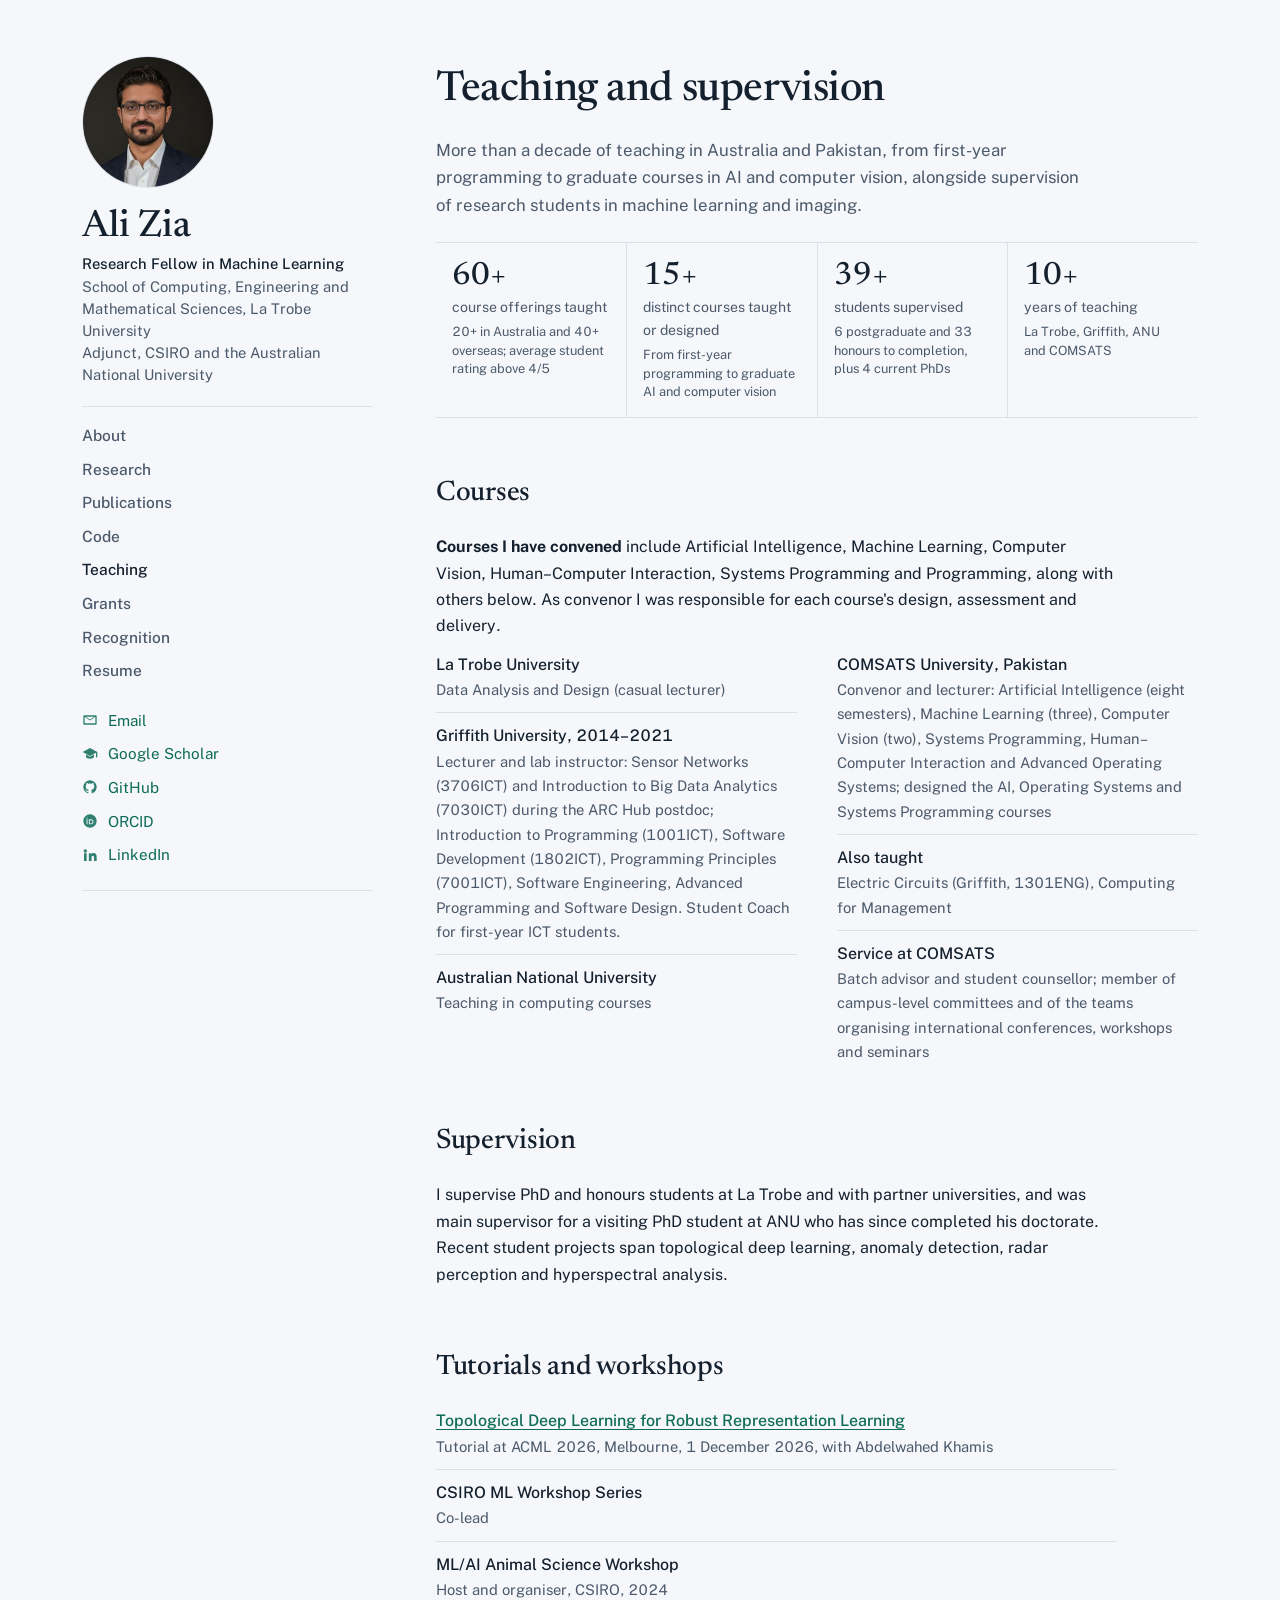
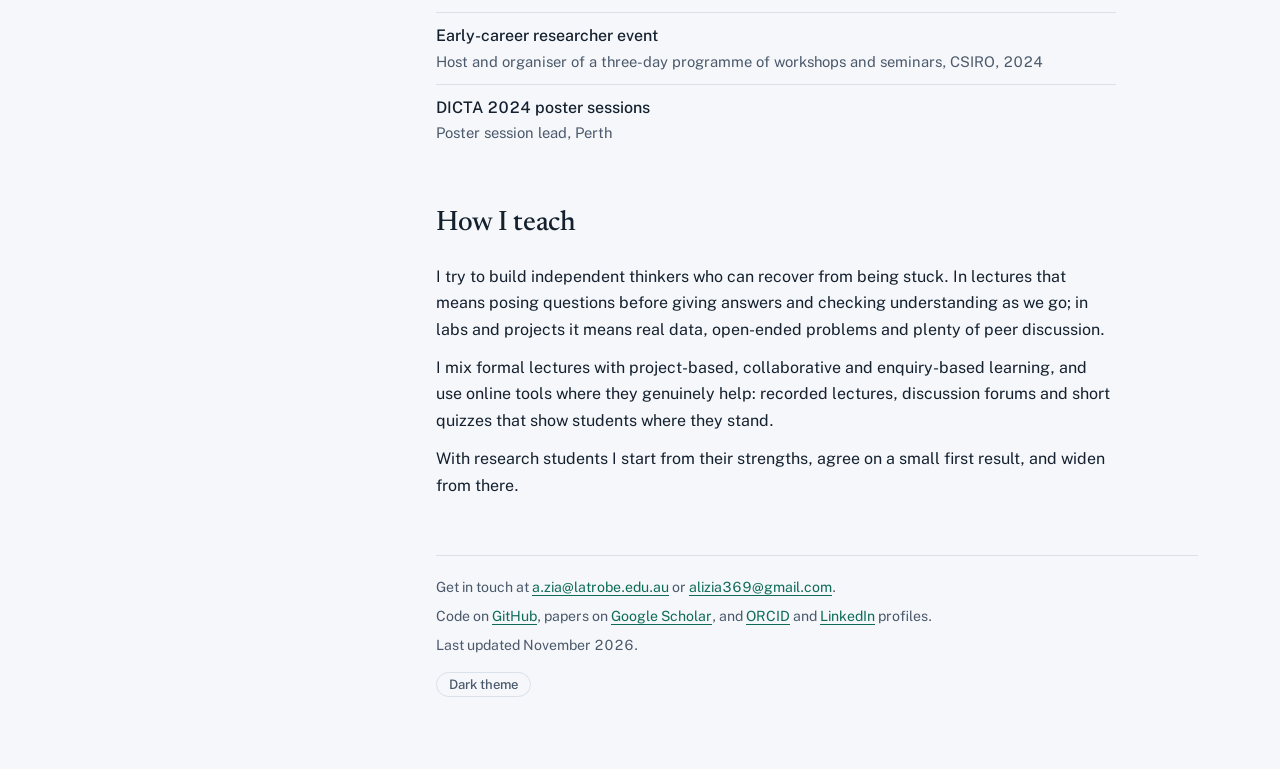
<file: teaching/index.html>
<!doctype html>
<html lang="en">
<head>
<meta charset="utf-8">
<meta name="viewport" content="width=device-width, initial-scale=1">
<title>Teaching | Ali Zia</title>
<meta name="description" content="Teaching and supervision by Ali Zia at La Trobe, Griffith, ANU and COMSATS.">
<link rel="canonical" href="https://alizia369.github.io/teaching/">
<meta property="og:title" content="Teaching | Ali Zia">
<meta property="og:description" content="Teaching and supervision by Ali Zia at La Trobe, Griffith, ANU and COMSATS.">
<meta property="og:image" content="https://alizia369.github.io/assets/img/profile.jpg">
<meta property="og:url" content="https://alizia369.github.io/teaching/">
<meta name="theme-color" content="#f5f7fa">
<link rel="icon" href="data:image/svg+xml,%3Csvg xmlns='http://www.w3.org/2000/svg' viewBox='0 0 32 32'%3E%3Crect width='32' height='32' rx='7' fill='%2314202e'/%3E%3Ccircle cx='10' cy='21' r='3' fill='%235daa3a'/%3E%3Ccircle cx='16' cy='10' r='3' fill='%232f6fd0'/%3E%3Ccircle cx='23' cy='20' r='3' fill='%23e2792e'/%3E%3Cpath d='M10 21 16 10 23 20Z' fill='none' stroke='%23cfd8e3' stroke-width='1.5'/%3E%3C/svg%3E">
<link rel="preconnect" href="https://fonts.googleapis.com">
<link rel="preconnect" href="https://fonts.gstatic.com" crossorigin>
<link href="https://fonts.googleapis.com/css2?family=Newsreader:ital,opsz,wght@0,6..72,400;0,6..72,500;0,6..72,600;1,6..72,400&family=Public+Sans:wght@400;500;600&display=swap" rel="stylesheet">
<link rel="stylesheet" href="/assets/css/site.css">
</head>
<body>
<a class="skip" href="#content">Skip to content</a>
<div class="shell">
  <aside class="id" aria-label="Profile">
    <div class="id-top">
      <div class="portrait"><img src="/assets/img/profile.jpg" alt="Ali Zia" width="239" height="239"></div>
      <div>
        <a class="name" href="/">Ali Zia</a>
        <p class="role"><strong>Research Fellow in Machine Learning</strong><br>School of Computing, Engineering and Mathematical Sciences, La Trobe University<br>Adjunct, CSIRO and the Australian National University</p>
      </div>
    </div>
    <nav aria-label="Site"><ul class="menu"><li><a href="/">About</a></li><li><a href="/research/">Research</a></li><li><a href="/publications/">Publications</a></li><li><a href="/code/">Code</a></li><li><a href="/teaching/" aria-current="page">Teaching</a></li><li><a href="/grants/">Grants</a></li><li><a href="/recognition/">Recognition</a></li><li><a href="/resume/">Resume</a></li></ul></nav>
    <ul class="links"><li><a href="mailto:a.zia@latrobe.edu.au"><svg viewBox="0 0 24 24" aria-hidden="true"><path d="M3 5h18a1 1 0 0 1 1 1v12a1 1 0 0 1-1 1H3a1 1 0 0 1-1-1V6a1 1 0 0 1 1-1Zm1 2.3V17h16V7.3l-8 5.4-8-5.4ZM5.6 7 12 11.3 18.4 7H5.6Z"/></svg>Email</a></li><li><a href="https://scholar.google.com/citations?user=BVBJ06QAAAAJ"><svg viewBox="0 0 24 24" aria-hidden="true"><path d="M12 3 1 9l11 6 9-4.9V17h2V9L12 3Zm-6 9.7V16c0 1.7 2.7 3 6 3s6-1.3 6-3v-3.3l-6 3.3-6-3.3Z"/></svg>Google Scholar</a></li><li><a href="https://github.com/alizia369"><svg viewBox="0 0 24 24" aria-hidden="true"><path d="M12 2a10 10 0 0 0-3.2 19.5c.5.1.7-.2.7-.5v-1.7c-2.8.6-3.4-1.3-3.4-1.3-.5-1.2-1.1-1.5-1.1-1.5-.9-.6.1-.6.1-.6 1 .1 1.5 1 1.5 1 .9 1.6 2.4 1.1 3 .9.1-.7.4-1.1.6-1.4-2.2-.3-4.6-1.1-4.6-5a3.9 3.9 0 0 1 1-2.7 3.6 3.6 0 0 1 .1-2.7s.8-.3 2.8 1a9.6 9.6 0 0 1 5 0c1.9-1.3 2.8-1 2.8-1 .5 1.4.2 2.4.1 2.7a3.9 3.9 0 0 1 1 2.7c0 3.9-2.3 4.7-4.6 5 .4.3.7.9.7 1.9V21c0 .3.2.6.7.5A10 10 0 0 0 12 2Z"/></svg>GitHub</a></li><li><a href="https://orcid.org/0000-0003-4819-6666"><svg viewBox="0 0 24 24" aria-hidden="true"><path d="M12 2a10 10 0 1 0 0 20 10 10 0 0 0 0-20ZM8.3 17H6.9V9.4h1.4V17Zm-.7-8.6a.9.9 0 1 1 0-1.8.9.9 0 0 1 0 1.8ZM17.3 13.2c0 2.2-1.6 3.8-4 3.8h-3V9.4h3c2.4 0 4 1.6 4 3.8Zm-1.4 0c0-1.5-1-2.5-2.7-2.5h-1.5v5h1.5c1.7 0 2.7-1 2.7-2.5Z"/></svg>ORCID</a></li><li><a href="https://www.linkedin.com/in/ali-zia-0411b123/"><svg viewBox="0 0 24 24" aria-hidden="true"><path d="M4.98 3.5a2.5 2.5 0 1 1 0 5 2.5 2.5 0 0 1 0-5ZM3 9.5h4V21H3V9.5Zm6.5 0h3.8v1.6h.1c.5-1 1.8-2 3.8-2 4 0 4.8 2.6 4.8 6V21h-4v-5.2c0-1.2 0-2.8-1.7-2.8s-2 1.3-2 2.7V21h-4V9.5Z"/></svg>LinkedIn</a></li></ul>
    <div class="metrics">
      <p><b>982</b> citations, h-index <b>14</b></p>
      <p>Google Scholar, Nov 2026</p>
    </div>
  </aside>
  <main id="content">

    <section aria-labelledby="t">
      <h1 class="page-title" id="t">Teaching and supervision</h1>
      <p class="intro-text">More than a decade of teaching in Australia and Pakistan, from first-year programming to graduate courses in AI and computer vision, alongside supervision of research students in machine learning and imaging.</p>
      <div class="tiles t4" role="group" aria-label="Teaching in numbers"><div class="tile"><b><span data-count="60" data-decimals="0" data-prefix="" data-suffix="+">60+</span></b><span class="l">course offerings taught</span><span class="d">20+ in Australia and 40+ overseas; average student rating above 4/5</span></div><div class="tile"><b><span data-count="15" data-decimals="0" data-prefix="" data-suffix="+">15+</span></b><span class="l">distinct courses taught or designed</span><span class="d">From first-year programming to graduate AI and computer vision</span></div><div class="tile"><b><span data-count="39" data-decimals="0" data-prefix="" data-suffix="+">39+</span></b><span class="l">students supervised</span><span class="d">6 postgraduate and 33 honours to completion, plus 4 current PhDs</span></div><div class="tile"><b><span data-count="10" data-decimals="0" data-prefix="" data-suffix="+">10+</span></b><span class="l">years of teaching</span><span class="d">La Trobe, Griffith, ANU and COMSATS</span></div></div>
    </section>

    <section aria-labelledby="courses-h">
      <h2 id="courses-h">Courses</h2>
      <p class="measure"><b>Courses I have convened</b> include Artificial Intelligence, Machine Learning, Computer Vision, Human–Computer Interaction, Systems Programming and Programming, along with others below. As convenor I was responsible for each course's design, assessment and delivery.</p>
      <div class="two">
        <div>
          <ul class="entries">
            <li><div class="h">La Trobe University</div><div class="s">Data Analysis and Design (casual lecturer)</div></li>
            <li><div class="h">Griffith University, 2014–2021</div><div class="s">Lecturer and lab instructor: Sensor Networks (3706ICT) and Introduction to Big Data Analytics (7030ICT) during the ARC Hub postdoc; Introduction to Programming (1001ICT), Software Development (1802ICT), Programming Principles (7001ICT), Software Engineering, Advanced Programming and Software Design. Student Coach for first-year ICT students.</div></li>
            <li><div class="h">Australian National University</div><div class="s">Teaching in computing courses</div></li>
          </ul>
        </div>
        <div>
          <ul class="entries">
            <li><div class="h">COMSATS University, Pakistan</div><div class="s">Convenor and lecturer: Artificial Intelligence (eight semesters), Machine Learning (three), Computer Vision (two), Systems Programming, Human–Computer Interaction and Advanced Operating Systems; designed the AI, Operating Systems and Systems Programming courses</div></li>
            <li><div class="h">Also taught</div><div class="s">Electric Circuits (Griffith, 1301ENG), Computing for Management</div></li>
            <li><div class="h">Service at COMSATS</div><div class="s">Batch advisor and student counsellor; member of campus-level committees and of the teams organising international conferences, workshops and seminars</div></li>
          </ul>
        </div>
      </div>
    </section>

    <section aria-labelledby="sup-h">
      <h2 id="sup-h">Supervision</h2>
      <p class="measure">I supervise PhD and honours students at La Trobe and with partner universities, and was main supervisor for a visiting PhD student at ANU who has since completed his doctorate. Recent student projects span topological deep learning, anomaly detection, radar perception and hyperspectral analysis.</p>
    </section>

    <section aria-labelledby="tut-h">
      <h2 id="tut-h">Tutorials and workshops</h2>
      <ul class="entries measure">
        <li><div class="h"><a href="https://alizia369.github.io/acml2026-tdl/">Topological Deep Learning for Robust Representation Learning</a></div><div class="s">Tutorial at ACML 2026, Melbourne, 1 December 2026, with Abdelwahed Khamis</div></li>
        <li><div class="h">CSIRO ML Workshop Series</div><div class="s">Co-lead</div></li>
        <li><div class="h">ML/AI Animal Science Workshop</div><div class="s">Host and organiser, CSIRO, 2024</div></li>
        <li><div class="h">Early-career researcher event</div><div class="s">Host and organiser of a three-day programme of workshops and seminars, CSIRO, 2024</div></li>
        <li><div class="h">DICTA 2024 poster sessions</div><div class="s">Poster session lead, Perth</div></li>
      </ul>
    </section>

    <section aria-labelledby="how-h">
      <h2 id="how-h">How I teach</h2>
      <div class="measure">
        <p>I try to build independent thinkers who can recover from being stuck. In lectures that means posing questions before giving answers and checking understanding as we go; in labs and projects it means real data, open-ended problems and plenty of peer discussion.</p>
        <p>I mix formal lectures with project-based, collaborative and enquiry-based learning, and use online tools where they genuinely help: recorded lectures, discussion forums and short quizzes that show students where they stand.</p>
        <p>With research students I start from their strengths, agree on a small first result, and widen from there.</p>
      </div>
    </section>
    <footer>
      <p>Get in touch at <a href="mailto:a.zia@latrobe.edu.au">a.zia@latrobe.edu.au</a> or <a href="mailto:alizia369@gmail.com">alizia369@gmail.com</a>.</p>
      <p>Code on <a href="https://github.com/alizia369">GitHub</a>, papers on <a href="https://scholar.google.com/citations?user=BVBJ06QAAAAJ">Google Scholar</a>, and <a href="https://orcid.org/0000-0003-4819-6666">ORCID</a> and <a href="https://www.linkedin.com/in/ali-zia-0411b123/">LinkedIn</a> profiles.</p>
      <p>Last updated November 2026.</p>
      <button class="theme-switch" type="button" id="theme-switch">Dark theme</button>
    </footer>
  </main>
</div>
<script src="/assets/js/site.js" defer></script>
</body>
</html>
</file>
<file: assets/css/site.css>
/* ali-zia.me — shared styles. Pages are generated by build.py. */
:root {
  --paper: #f5f7fa;
  --surface: #ffffff;
  --ink: #14202e;
  --ink-2: #4b596b;
  --line: #dbe1e9;
  --leaf: #0d6b58;
  --leaf-soft: #e3f1ec;
  --frame: #ffffff;
  --serif: "Newsreader", "Iowan Old Style", Georgia, serif;
  --sans: "Public Sans", system-ui, -apple-system, "Segoe UI", sans-serif;
  color-scheme: light;
}
@media (prefers-color-scheme: dark) {
  :root:not([data-theme="light"]) {
    --paper: #0e141c; --surface: #141c26; --ink: #e5ebf2; --ink-2: #a3afbd;
    --line: #263241; --leaf: #63c9ad; --leaf-soft: #15302a; --frame: #141c26; color-scheme: dark;
  }
}
:root[data-theme="dark"] {
  --paper: #0e141c; --surface: #141c26; --ink: #e5ebf2; --ink-2: #a3afbd;
  --line: #263241; --leaf: #63c9ad; --leaf-soft: #15302a; --frame: #141c26; color-scheme: dark;
}

* { box-sizing: border-box; }
html { scroll-behavior: smooth; scroll-padding-top: 16px; }
@media (prefers-reduced-motion: reduce) { html { scroll-behavior: auto; } }
body { margin: 0; background: var(--paper); color: var(--ink); font: 400 1rem/1.65 var(--sans); font-variant-numeric: tabular-nums; -webkit-font-smoothing: antialiased; }
a { color: var(--leaf); text-decoration-thickness: .07em; text-underline-offset: .18em; }
a:hover { text-decoration-thickness: .14em; }
:focus-visible { outline: 2px solid var(--leaf); outline-offset: 3px; border-radius: 3px; }
img, video { max-width: 100%; height: auto; display: block; }
h1, h2, h3 { font-family: var(--serif); font-weight: 500; margin: 0; letter-spacing: -0.01em; }
p { margin: 0 0 12px; }
.skip { position: absolute; left: -999px; top: 8px; background: var(--surface); padding: 8px 14px; z-index: 9; }
.skip:focus { left: 8px; }
.muted { color: var(--ink-2); }
.measure { max-width: 68ch; }

/* ---------- layout: identity column + reading column ---------- */
.shell { max-width: 1180px; margin: 0 auto; padding: 0 16px; display: grid; grid-template-columns: minmax(0, 1fr); }
@media (min-width: 960px) { .shell { grid-template-columns: 290px minmax(0, 1fr); gap: 64px; padding: 0 32px; } }

.id { padding: 28px 0 4px; min-width: 0; }
@media (min-width: 960px) { .id { position: sticky; top: 0; align-self: start; height: 100vh; overflow-y: auto; padding: 56px 0 32px; } }
.id-top { display: flex; gap: 16px; align-items: center; }
@media (min-width: 960px) { .id-top { display: block; } }
.portrait { width: 72px; height: 72px; flex: none; border-radius: 50%; background: var(--surface); border: 1px solid var(--line); overflow: hidden; }
@media (min-width: 960px) { .portrait { width: 132px; height: 132px; margin-bottom: 20px; } }
.portrait img { width: 100%; height: 100%; object-fit: cover; }
.id .name { font: 500 1.9rem/1.05 var(--serif); color: var(--ink); text-decoration: none; display: inline-block; }
@media (min-width: 960px) { .id .name { font-size: 2.35rem; } }
.role { margin: 6px 0 0; color: var(--ink-2); font-size: .92rem; line-height: 1.5; }
.role strong { color: var(--ink); font-weight: 500; }
.links { list-style: none; padding: 0; margin: 20px 0 0; display: none; gap: 6px; font-size: .95rem; }
@media (min-width: 960px) { .links { display: grid; } }
.links a { text-decoration: none; display: inline-flex; gap: 10px; align-items: center; }
.links a:hover { text-decoration: underline; }
.links svg { width: 16px; height: 16px; flex: none; fill: currentColor; opacity: .85; }
.metrics { margin: 20px 0 0; padding: 14px 0 0; border-top: 1px solid var(--line); font-size: .9rem; color: var(--ink-2); display: none; }
@media (min-width: 960px) { .metrics { display: block; } }
.metrics b { color: var(--ink); font-weight: 600; font-size: 1.05rem; }
.metrics p { margin: 0 0 2px; }

/* site menu: a row on phones, a list in the sidebar on desktop */
.menu { list-style: none; margin: 18px 0 0; padding: 0; display: flex; flex-wrap: wrap; gap: 0 2px; border-bottom: 1px solid var(--line); }
.menu a { display: block; padding: 8px 7px; color: var(--ink-2); text-decoration: none; font-weight: 500; font-size: .92rem; white-space: nowrap; }
.menu a:hover { color: var(--ink); }
.menu a[aria-current="page"] { color: var(--ink); box-shadow: inset 0 -2px 0 var(--leaf); }
@media (min-width: 960px) {
  .menu { display: block; border-bottom: 0; border-top: 1px solid var(--line); margin-top: 20px; padding-top: 12px; }
  .menu a { padding: 4px 0; font-size: .97rem; }
  .menu a[aria-current="page"] { box-shadow: none; }
  .menu a[aria-current="page"]::before { content: ""; display: inline-block; width: 14px; height: 2px; background: var(--leaf); vertical-align: middle; margin: 0 8px 3px -22px; }
}

main { padding: 8px 0 72px; min-width: 0; }
@media (min-width: 960px) { main { padding-top: 56px; } }
section { padding: 44px 0 0; }
main > section:first-child { padding-top: 24px; }
@media (min-width: 960px) { main > section:first-child { padding-top: 0; } }
section > h2 { font-size: 1.75rem; margin-bottom: 18px; }
.page-title { font-size: clamp(2rem, 4vw, 2.6rem); margin-bottom: 12px; }
.intro-text { font-size: 1.05rem; color: var(--ink-2); max-width: 66ch; }
.more-link { display: inline-block; margin-top: 12px; font-weight: 500; text-decoration: none; font-size: .95rem; }
.more-link:hover { text-decoration: underline; }

/* ---------- home opening ---------- */
.lede { font: 400 clamp(1.45rem, 2.6vw, 1.95rem)/1.32 var(--serif); margin: 0 0 18px; max-width: 30ch; letter-spacing: -0.01em; }
.fig-hero { margin: 30px 0 0; }
.filtration { width: 100%; height: auto; }
.f-frame { fill: var(--frame); stroke: var(--line); }
.f-pt { fill: var(--ink); }
.f-lab { font: 400 16px var(--serif); font-style: italic; fill: var(--ink-2); }
figcaption { font-size: .85rem; color: var(--ink-2); margin-top: 8px; max-width: 70ch; }
@media (max-width: 640px) { .filtration-wrap { overflow-x: auto; } .filtration { min-width: 600px; } }

/* ---------- news ---------- */
.news { list-style: none; margin: 0; padding: 0; }
.news li { display: grid; grid-template-columns: 5.2rem 1fr; gap: 14px; padding: 10px 0; border-top: 1px solid var(--line); }
.news li:first-child { border-top: 0; }
.news time { color: var(--ink-2); font-size: .9rem; padding-top: 1px; }
.news li.more { display: none; }
.news.open li.more { display: grid; }
.toggle { margin-top: 10px; background: none; border: 1px solid var(--line); border-radius: 999px; padding: 6px 14px; font: 500 .88rem var(--sans); color: var(--ink); cursor: pointer; }
.toggle:hover { border-color: var(--leaf); color: var(--leaf); }

/* ---------- research themes ---------- */
.themes { display: grid; gap: 28px; }
.theme { display: grid; gap: 18px; align-items: center; }
@media (min-width: 720px) { .theme { grid-template-columns: .9fr 1.1fr; gap: 30px; } .theme:nth-child(even) .theme-fig { order: 2; } }
.theme h3 { font-size: 1.3rem; margin-bottom: 6px; }
.theme p { margin: 0 0 8px; color: var(--ink-2); }
.theme-fig { background: var(--surface); border: 1px solid var(--line); border-radius: 10px; padding: 14px; }
.theme-fig img { border-radius: 4px; }
.pd, .spec { width: 100%; height: auto; max-height: 220px; }
.pd-diag { stroke: var(--ink-2); stroke-dasharray: 3 4; stroke-width: 1; }
.pd-axis { stroke: var(--line); stroke-width: 1.2; }
.pd-lab, .spec-lab { font: 400 12px var(--sans); fill: var(--ink-2); }
.spec-line { fill: none; stroke: var(--ink); stroke-width: 2.2; stroke-linejoin: round; }
.spec-mark { stroke: var(--ink-2); stroke-dasharray: 3 4; }
.spec-nir { fill: var(--ink-2); opacity: .35; }
.pd-pair { display: grid; grid-template-columns: 1fr 1fr; gap: 10px; align-items: center; }
.pd-key { font-size: .82rem; color: var(--ink-2); line-height: 1.5; margin: 0; }
.pd-key i { display: inline-block; width: 9px; height: 9px; margin-right: 6px; }

/* ---------- featured work ---------- */
.feat-group { margin-top: 26px; }
.feat-group:first-of-type { margin-top: 6px; }
.feat-theme { font-size: .8rem; font-weight: 600; letter-spacing: .08em; text-transform: uppercase; color: var(--ink-2); margin: 0 0 12px; }
.feat-grid { display: grid; gap: 18px; }
@media (min-width: 760px) { .feat-grid { grid-template-columns: repeat(2, minmax(0, 1fr)); } .feat-grid > .feat:last-child:nth-child(odd) { grid-column: 1 / -1; } }
.feat { display: flex; flex-direction: column; gap: 14px; border: 1px solid var(--line); border-radius: 10px; padding: 16px; background: var(--surface); }
.feat.nofig { border-style: dashed; }
.feat-fig { background: #fff; border: 1px solid var(--line); border-radius: 8px; padding: 8px; height: 200px; display: flex; align-items: center; justify-content: center; overflow: hidden; }
.feat-fig img { width: 100%; height: 100%; object-fit: contain; border-radius: 3px; }
.feat-fig.drawn { background: var(--paper); padding: 12px; }
.feat-fig.drawn svg { width: 100%; height: 100%; }
.feat-body { display: flex; flex-direction: column; flex: 1; }
.feat-body .actions { margin-top: auto; }
.feat-tags { display: flex; flex-wrap: wrap; align-items: center; gap: 6px; margin-bottom: 8px; }
.feat-tags .venue { margin-bottom: 0; }
.upcoming { margin: 28px 0 8px; padding: 18px 20px; border: 1px solid var(--leaf); border-left-width: 5px; border-radius: 10px; background: var(--leaf-soft); }
.up-label { display: block; font-size: .8rem; font-weight: 600; letter-spacing: .06em; text-transform: uppercase; color: var(--leaf); margin-bottom: 6px; }
.up-title { font-family: var(--serif, Georgia, serif); font-size: 1.2rem; line-height: 1.35; margin: 0 0 6px; }
.up-title a { color: var(--ink); text-decoration-color: var(--leaf); text-underline-offset: 3px; }
.up-text { margin: 0 0 12px; color: var(--ink-2); }
.venue { display: inline-block; font-size: .8rem; font-weight: 600; color: var(--leaf); background: var(--leaf-soft); padding: 2px 9px; border-radius: 999px; margin-bottom: 8px; }
.feat h3 { font-size: 1.28rem; line-height: 1.3; margin-bottom: 6px; }
.authors { margin: 0 0 8px; color: var(--ink-2); font-size: .92rem; }
b.me { color: var(--ink); font-weight: 600; }
.feat .what { margin: 0 0 12px; }
.actions { display: flex; flex-wrap: wrap; gap: 8px; }
.actions a { font-size: .86rem; font-weight: 500; text-decoration: none; border: 1px solid var(--line); border-radius: 6px; padding: 4px 11px; color: var(--ink); }
.actions a:hover { border-color: var(--leaf); color: var(--leaf); }
.actions a.code { border-color: var(--leaf); color: var(--leaf); }

/* ---------- full publications page ---------- */
.filters { position: sticky; top: 0; z-index: 5; background: var(--paper); padding: 14px 0; border-bottom: 1px solid var(--line); display: grid; gap: 10px; margin-top: 18px; }
.filters input[type="search"] { width: 100%; max-width: 420px; padding: 8px 12px; border: 1px solid var(--line); border-radius: 8px; font: 500 .95rem var(--sans); background: var(--surface); color: var(--ink); }
.chips { display: flex; flex-wrap: wrap; gap: 6px; }
.chip { border: 1px solid var(--line); background: var(--surface); color: var(--ink-2); border-radius: 999px; padding: 3px 11px; font: 500 .84rem var(--sans); cursor: pointer; }
.chip:hover { color: var(--ink); border-color: var(--ink-2); }
.chip[aria-pressed="true"] { background: var(--leaf); border-color: var(--leaf); color: var(--surface); }
.count { font-size: .88rem; color: var(--ink-2); }
.year-block h2 { font: 500 1.3rem var(--serif); color: var(--ink-2); margin: 28px 0 6px; }
.pubs { list-style: none; margin: 0; padding: 0; }
.pub { padding: 8px 0 8px 14px; border-left: 2px solid var(--line); margin-bottom: 8px; display: grid; gap: 2px; }
.pub:hover { border-left-color: var(--leaf); }
.pub .t { font-weight: 500; }
.pub .a { color: var(--ink-2); font-size: .92rem; }
.pub .meta { display: flex; flex-wrap: wrap; gap: 4px 12px; align-items: center; font-size: .9rem; }
.pub .v { font-family: var(--serif); font-style: italic; font-size: 1.02rem; }
.tag { font-size: .75rem; color: var(--ink-2); border: 1px solid var(--line); border-radius: 4px; padding: 0 6px; }
.award { font-size: .8rem; font-weight: 600; color: var(--leaf); }
.pub[hidden], .year-block[hidden] { display: none; }

/* ---------- research projects ---------- */
.projects { display: grid; gap: 28px; }
@media (min-width: 700px) { .projects { grid-template-columns: 1fr 1fr; } }
.project { display: flex; flex-direction: column; }
.project img { width: 100%; aspect-ratio: 16 / 10; object-fit: contain; padding: 6px; border-radius: 10px; border: 1px solid var(--line); background: #fff; }
.project h3 { font-size: 1.2rem; margin: 14px 0 2px; }
.project .partners { font-size: .85rem; color: var(--ink-2); margin-bottom: 6px; }
.project p { font-size: .95rem; margin-bottom: 6px; }
.project .refs { font-size: .88rem; margin: 0; padding: 0; list-style: none; }
.plain { margin: 0; padding-left: 1.1rem; }
.plain li { margin: 0 0 8px; }
.plain li::marker { color: var(--ink-2); }

/* ---------- statistics strip ---------- */
.stats { display: grid; grid-template-columns: repeat(2, minmax(0, 1fr)); border-top: 1px solid var(--line); border-bottom: 1px solid var(--line); margin: 22px 0 8px; }
@media (min-width: 720px) { .stats { grid-template-columns: repeat(4, minmax(0, 1fr)); } }
.stat { padding: 16px 16px 14px 0; }
.stat + .stat { border-left: 1px solid var(--line); padding-left: 16px; }
@media (max-width: 719px) { .stat:nth-child(3) { border-left: 0; padding-left: 0; } .stat:nth-child(n+3) { border-top: 1px solid var(--line); } }
.stat b { display: block; font: 500 2rem/1.1 var(--serif); color: var(--ink); }
.stat span { font-size: .88rem; color: var(--ink-2); }

/* ---------- entries, timelines, grants ---------- */
.two { display: grid; gap: 32px; }
@media (min-width: 760px) { .two { grid-template-columns: 1fr 1fr; gap: 40px; } }
.block-title { font-size: 1.25rem; margin: 0 0 10px; }
.entries { list-style: none; margin: 0; padding: 0; }
.entries li { padding: 10px 0; border-top: 1px solid var(--line); }
.entries li:first-child { border-top: 0; padding-top: 0; }
.entries .h { font-weight: 500; }
.entries .s { color: var(--ink-2); font-size: .92rem; }
.timeline { list-style: none; margin: 0; padding: 0; }
.timeline li { display: grid; grid-template-columns: 3.6rem 1fr; gap: 12px; padding: 8px 0; border-top: 1px solid var(--line); }
.timeline li:first-child { border-top: 0; padding-top: 0; }
.timeline .y { color: var(--ink-2); font-size: .9rem; }
.grants { width: 100%; border-collapse: collapse; font-size: .95rem; margin-top: 8px; }
.grants th { text-align: left; font-weight: 600; font-size: .84rem; color: var(--ink-2); padding: 8px 12px 8px 0; border-bottom: 1px solid var(--line); }
.grants td { padding: 12px 12px 12px 0; border-bottom: 1px solid var(--line); vertical-align: top; }
.grants .amt { white-space: nowrap; text-align: right; padding-right: 0; }
.grants .what { font-weight: 500; }
.grants .who { color: var(--ink-2); font-size: .88rem; }
@media (max-width: 600px) {
  .grants thead { display: none; }
  .grants tr { display: grid; grid-template-columns: 3.2rem minmax(0, 1fr) auto; gap: 0 10px; border-bottom: 1px solid var(--line); padding: 10px 0; }
  .grants td { border: 0; padding: 0; }
}
.downloads { display: flex; flex-wrap: wrap; gap: 10px; margin: 6px 0 4px; }
.downloads a { display: inline-block; padding: 8px 15px; border-radius: 8px; border: 1px solid var(--leaf); color: var(--leaf); text-decoration: none; font-weight: 500; }
.downloads a.primary { background: var(--leaf); color: var(--surface); }

/* ---------- code list ---------- */
.repo { display: grid; grid-template-columns: minmax(0, 1fr) auto; gap: 4px 16px; padding: 14px 0; border-top: 1px solid var(--line); }
.repo:first-child { border-top: 0; }
.repo a.name { font-weight: 600; text-decoration: none; }
.repo a.name:hover { text-decoration: underline; }
.repo p { grid-column: 1 / -1; margin: 0; color: var(--ink-2); font-size: .93rem; }
.repo .tag2 { font-size: .8rem; color: var(--ink-2); align-self: center; }

footer { margin-top: 56px; padding-top: 20px; border-top: 1px solid var(--line); color: var(--ink-2); font-size: .88rem; }
footer p { margin: 0 0 6px; }
.theme-switch { background: none; border: 1px solid var(--line); border-radius: 999px; padding: 4px 12px; color: var(--ink-2); font: 500 .82rem var(--sans); cursor: pointer; margin-top: 8px; }

/* ---------- career page: stats, pathway, focus and application cards ---------- */
:root { --c-violet: #7a4c9e; --c-teal: #0f7c80; --c-indigo: #3d5a98; --c-amber: #a35a0b; --c-green: #3e7c3a; --c-rose: #b4235a; --c-slate: #5b6675; }
@media (prefers-color-scheme: dark) {
  :root:not([data-theme="light"]) { --c-violet: #c3a0e6; --c-teal: #5fc6c9; --c-indigo: #98b2f0; --c-amber: #e9a55c; --c-green: #8fcf83; --c-rose: #f08bb0; --c-slate: #a9b4c2; }
}
:root[data-theme="dark"] { --c-violet: #c3a0e6; --c-teal: #5fc6c9; --c-indigo: #98b2f0; --c-amber: #e9a55c; --c-green: #8fcf83; --c-rose: #f08bb0; --c-slate: #a9b4c2; }
[data-cat="edu"] { --k: var(--c-indigo); }
[data-cat="ind"] { --k: var(--c-slate); }
[data-cat="acad"] { --k: var(--c-violet); }
[data-cat="res"] { --k: var(--c-teal); }
.sr { position: absolute; width: 1px; height: 1px; margin: -1px; overflow: hidden; clip: rect(0 0 0 0); white-space: nowrap; border: 0; }


.badge { width: 24px; height: 24px; border-radius: 50%; background: var(--k); color: var(--surface); display: inline-grid; place-items: center; flex: none; }
.badge svg { width: 14px; height: 14px; }
.legend { list-style: none; display: flex; flex-wrap: wrap; gap: 6px 18px; padding: 0; margin: -4px 0 20px; font-size: .85rem; color: var(--ink-2); }
.legend li { display: inline-flex; gap: 7px; align-items: center; }

.career-path { container: path / inline-size; }
.flow { position: relative; }
.flow-lines { position: absolute; inset: 0; width: 100%; height: 100%; overflow: visible; pointer-events: none; }
.band { list-style: none; margin: 0; padding: 0; display: grid; position: relative; }
.band1 { grid-template-columns: repeat(5, minmax(0, 1fr)); gap: 26px; }
.band2 { grid-template-columns: repeat(3, minmax(0, 1fr)); column-gap: 56px; row-gap: 14px; margin-top: 54px; padding-left: 34px; }
.band2 .node { grid-column: var(--col); grid-row: var(--row); align-self: center; }
.node { position: relative; display: flex; flex-direction: column; min-width: 0; padding: 10px 12px 11px; border-radius: 10px;
  background: color-mix(in srgb, var(--k) 7%, var(--surface)); border: 1px solid color-mix(in srgb, var(--k) 40%, var(--line)); }
.badges { display: flex; gap: 4px; margin-bottom: 7px; }
.node .r { font-weight: 600; font-size: .9rem; line-height: 1.3; color: var(--ink); }
.node .o { font-size: .8rem; line-height: 1.4; color: var(--ink-2); margin-top: 3px; }
.node .brief { display: none; }
.node.current { border-width: 2px; box-shadow: 0 3px 14px color-mix(in srgb, var(--k) 22%, transparent); }
.now { font-size: .68rem; font-weight: 600; letter-spacing: .07em; text-transform: uppercase; color: var(--k); margin-bottom: 2px; }
.par-label { display: none; }
.flow-lines .ln { fill: none; stroke: var(--ink-2); stroke-width: 1.6; stroke-linecap: round; stroke-linejoin: round;
  stroke-dasharray: var(--len); stroke-dashoffset: var(--len); transition: stroke-dashoffset .45s cubic-bezier(.4, 0, .2, 1) var(--d, 0s); }
.flow-lines .hd { fill: var(--ink-2); opacity: 0; transition: opacity .2s ease var(--hd, 0s); }
.flow.drawn .ln { stroke-dashoffset: 0; }
.flow.drawn .hd { opacity: 1; }
.flow.static .ln, .flow.static .hd { transition: none; }

/* narrow column (phones, or the sidebar layout on small laptops): a vertical timeline */
@container path (max-width: 619px) {
  .flow-lines { display: none; }
  .flow { padding-left: 26px; }
  .flow::before { content: ""; position: absolute; left: 8px; top: 18px; bottom: 18px; width: 2px; background: var(--line); border-radius: 2px; }
  .band1 { grid-template-columns: minmax(0, 1fr); gap: 12px; }
  .band2 { grid-template-columns: repeat(3, minmax(0, 1fr)); gap: 12px 8px; margin-top: 8px; padding-left: 0; }
  .band2 .node { grid-column: 1 / -1; grid-row: auto; align-self: stretch; }
  .band2 .node.par { grid-column: auto; grid-row: 1; padding: 8px 9px 9px; }
  .node::before, .par-label::before { content: ""; position: absolute; left: -23px; top: 17px; width: 10px; height: 10px; border-radius: 50%;
    background: var(--k, var(--ink-2)); box-shadow: 0 0 0 3px var(--paper); }
  .node.par::before { display: none; }
  .node.par .full { display: none; }
  .node.par .brief { display: inline; }
  .node.par .r { font-size: .82rem; }
  .node.par .o { font-size: .72rem; }
  .par-label { display: block; position: relative; margin: 16px 0 0; font-size: .74rem; font-weight: 600; letter-spacing: .06em; text-transform: uppercase; color: var(--ink-2); }
  .par-label::before { top: 5px; }
}

.area-ic { width: 36px; height: 36px; border-radius: 50%; background: var(--a); color: var(--surface); display: grid; place-items: center; flex: none; }
.area-ic svg { width: 19px; height: 19px; }
.vts { display: flex; flex-wrap: wrap; gap: 6px; }
.vt { font-size: .78rem; font-weight: 600; color: var(--a); background: color-mix(in srgb, var(--a) 12%, transparent); border-radius: 999px; padding: 1px 9px; text-decoration: none; white-space: nowrap; }
.vt:hover { text-decoration: underline; }

/* a paper opened from a venue tag: clear the sticky filter bar and highlight it */
.pub { scroll-margin-top: calc(var(--filters-h, 0px) + 16px); }
.pub:target { border-left-color: var(--leaf); background: var(--leaf-soft); border-radius: 0 6px 6px 0; }

@media (prefers-reduced-motion: reduce) {
  .flow-lines .ln { transition: none; stroke-dashoffset: 0; }
  .flow-lines .hd { transition: none; opacity: 1; }
}

/* ---------- number tiles (home, Research, Teaching) ---------- */
.tiles { display: grid; grid-template-columns: repeat(2, minmax(0, 1fr)); gap: 1px; background: var(--line); border-top: 1px solid var(--line); border-bottom: 1px solid var(--line); margin: 22px 0 8px; }
@media (min-width: 720px) { .tiles.t3 { grid-template-columns: repeat(3, minmax(0, 1fr)); } .tiles.t4 { grid-template-columns: repeat(4, minmax(0, 1fr)); } }
.tile { background: var(--paper); padding: 16px 16px 15px; min-width: 0; }
.tile b { display: block; font: 500 2rem/1.1 var(--serif); color: var(--ink); }
.tile b span { font: inherit; color: inherit; }
.tile .l { display: block; font-size: .88rem; color: var(--ink-2); margin-top: 2px; }
.tile .d { display: block; font-size: .8rem; line-height: 1.45; color: var(--ink-2); margin-top: 4px; }

/* ---------- home: compact career strip ---------- */
.mini-path { container: mini / inline-size; margin-top: 30px; }
.milestones { list-style: none; margin: 0; padding: 0; display: grid; grid-template-columns: repeat(7, minmax(0, 1fr)); gap: 12px; position: relative; }
.milestones::before { content: ""; position: absolute; left: 12px; right: 12px; top: 11px; height: 2px; background: var(--line); transform-origin: left center; }
.milestones li { position: relative; display: flex; flex-direction: column; gap: 1px; font-size: .8rem; line-height: 1.35; min-width: 0; }
.milestones .badge { position: relative; box-shadow: 0 0 0 4px var(--paper); margin-bottom: 9px; }
.milestones li.current .badge { box-shadow: 0 0 0 4px var(--paper), 0 0 0 6px color-mix(in srgb, var(--k) 45%, transparent); }
.milestones .r { font-weight: 600; color: var(--ink); }
.milestones .o { color: var(--ink-2); }
.mini-path.pre .milestones::before { transform: scaleX(0); }
.mini-path.pre li { opacity: 0; transform: translateY(6px); }
.mini-path.in .milestones::before { transform: scaleX(1); transition: transform 1.2s cubic-bezier(.4, 0, .2, 1); }
.mini-path.in li { opacity: 1; transform: none; transition: opacity .4s ease, transform .4s ease; transition-delay: calc(var(--i) * .15s + .1s); }
@container mini (max-width: 619px) {
  .milestones { grid-template-columns: minmax(0, 1fr); gap: 10px; }
  .milestones::before { left: 11px; right: auto; top: 12px; bottom: 12px; width: 2px; height: auto; transform-origin: center top; }
  .mini-path.pre .milestones::before { transform: scaleY(0); }
  .mini-path.in .milestones::before { transform: scaleY(1); }
  .milestones li { display: grid; grid-template-columns: 24px minmax(0, 1fr); column-gap: 12px; font-size: .86rem; }
  .milestones .badge { grid-row: span 2; align-self: center; margin: 0; }
}

/* ---------- home: research theme teasers ---------- */
.teasers { display: grid; gap: 14px; }
#research-themes { container: teasers / inline-size; }
@container teasers (min-width: 680px) { .teasers { grid-template-columns: repeat(3, minmax(0, 1fr)); } }
.teaser { display: flex; flex-direction: column; gap: 10px; padding: 16px 18px; border-radius: 12px; text-decoration: none; color: inherit;
  background: color-mix(in srgb, var(--a) 5%, var(--surface)); border: 1px solid color-mix(in srgb, var(--a) 30%, var(--line)); }
.teaser:hover { border-color: var(--a); }
.teaser .card-head { margin: 0; }
.teaser h3 { font-size: 1.12rem; }
.teaser .area-ic { width: 32px; height: 32px; }
.teaser .area-ic svg { width: 17px; height: 17px; }
.teaser p { margin: 0; font-size: .92rem; color: var(--ink-2); }
.teaser .go { margin-top: auto; font-size: .85rem; font-weight: 500; color: var(--a); }

/* ---------- Research: theme and application cards ---------- */
.jump { display: flex; flex-wrap: wrap; gap: 8px; margin-top: 18px; }
.jump a { font-size: .86rem; font-weight: 500; text-decoration: none; border: 1px solid var(--line); border-radius: 999px; padding: 4px 12px; color: var(--ink); }
.jump a:hover { border-color: var(--leaf); color: var(--leaf); }
.theme-card, .domain { margin-top: 18px; padding: 20px 22px; border-radius: 12px; scroll-margin-top: 16px;
  background: color-mix(in srgb, var(--a) 5%, var(--surface)); border: 1px solid color-mix(in srgb, var(--a) 30%, var(--line)); }
.card-head { display: flex; align-items: center; gap: 12px; margin-bottom: 14px; }
.card-head h3 { font-size: 1.35rem; line-height: 1.25; }
.theme-body { display: grid; gap: 16px; }
@media (min-width: 760px) { .theme-body { grid-template-columns: minmax(0, .9fr) minmax(0, 1.1fr); gap: 24px; align-items: start; } }
.theme-text p { margin: 0 0 10px; color: var(--ink-2); }
.ev-h { margin: 18px 0 10px; padding-top: 14px; border-top: 1px solid color-mix(in srgb, var(--a) 22%, var(--line));
  font-size: .74rem; font-weight: 600; letter-spacing: .07em; text-transform: uppercase; color: var(--a); }
.card-head + .ev-h { margin-top: 4px; padding-top: 0; border-top: 0; }
.ev { list-style: none; margin: 0; padding: 0; display: grid; gap: 14px 26px; }
@media (min-width: 640px) { .ev { grid-template-columns: repeat(2, minmax(0, 1fr)); } }
.ev li { display: grid; gap: 5px; align-content: start; }
.ev .it { font-weight: 500; line-height: 1.4; }
.domain .projects { gap: 22px; }
.project h4 { font: 500 1.15rem/1.3 var(--serif); margin: 14px 0 2px; }

@media (prefers-reduced-motion: reduce) {
  .mini-path.pre .milestones::before { transform: none; }
  .mini-path.pre li { opacity: 1; transform: none; }
}

/* ---------- Research: figures from the papers ---------- */
.theme-card, .domain { container: theme / inline-size; }
.gallery { display: grid; gap: 16px; grid-template-columns: minmax(0, 1fr); }
@container theme (min-width: 440px) { .gallery { grid-template-columns: repeat(2, minmax(0, 1fr)); } }
@container theme (min-width: 640px) { .gallery { grid-template-columns: repeat(3, minmax(0, 1fr)); } }
.g-item { margin: 0; display: flex; flex-direction: column; gap: 8px; min-width: 0; }
.g-media { display: grid; place-items: center; aspect-ratio: 4 / 3; padding: 6px; overflow: hidden; background: #fff; border: 1px solid var(--line); border-radius: 8px; }
a.g-media:hover { border-color: var(--a, var(--leaf)); }
.g-media { position: relative; }
.g-media img { position: absolute; inset: 6px; width: calc(100% - 12px); height: calc(100% - 12px); object-fit: contain; }
.g-media.drawn { background: var(--surface); padding: 10px; }
.g-media svg { width: 100%; height: 100%; }
.g-item figcaption { margin: 0; font-size: .84rem; line-height: 1.5; color: var(--ink-2); }
.g-item figcaption .vt { margin-left: 2px; }
.gallery[data-n="1"] { grid-template-columns: minmax(0, 1fr); max-width: 560px; }
@container theme (min-width: 440px) { .gallery[data-n="2"] { grid-template-columns: repeat(2, minmax(0, 1fr)); } }
.gallery[data-n="1"] .g-media { aspect-ratio: auto; }
.gallery[data-n="1"] .g-media img { position: static; width: 100%; height: auto; }
.g-credit { display: block; font-size: .72rem; color: var(--ink-2); opacity: .85; margin-top: 2px; }
.card-head + .ev-h + .gallery { margin-bottom: 4px; }
@container theme (min-width: 640px) { .gallery[data-n="4"] { grid-template-columns: repeat(2, minmax(0, 1fr)); } }

/* ---------- home: awards and recognition ---------- */
.awards { list-style: none; margin: 0; padding: 0; display: grid; gap: 0 28px; }
@media (min-width: 720px) { .awards { grid-template-columns: repeat(2, minmax(0, 1fr)); } }
.awards li { display: grid; grid-template-columns: 34px minmax(0, 1fr) auto; gap: 12px; align-items: start; padding: 12px 0; border-top: 1px solid var(--line); }
.aw-ic { width: 34px; height: 34px; border-radius: 50%; display: grid; place-items: center; background: var(--leaf-soft); color: var(--leaf); }
.aw-ic svg { width: 17px; height: 17px; }
.awards .h { display: block; font-weight: 600; line-height: 1.35; }
.awards .h a { color: inherit; text-decoration: underline; text-decoration-color: color-mix(in srgb, var(--leaf) 55%, transparent); text-underline-offset: 3px; text-decoration-thickness: 1.5px; }
.awards .h a:hover { color: var(--leaf); text-decoration-color: currentColor; }
.awards .s { display: block; font-size: .88rem; color: var(--ink-2); line-height: 1.45; margin-top: 2px; }
.awards .s .vt { --a: var(--leaf); margin-left: 2px; }
.rec-group { margin-top: 36px; }
.rec-group h2 { margin-bottom: 8px; }
.footnote { margin-top: 32px; font-size: .9rem; color: var(--ink-2); }
.awards .y { font-size: .82rem; color: var(--ink-2); white-space: nowrap; padding-top: 2px; }

/* caption under a theme's main figure */
.theme-cap { margin: 8px 2px 0; font-size: .84rem; line-height: 1.5; color: var(--ink-2); }

/* ---------- citations per year (home, At a glance) ---------- */
.cites { margin: 26px 0 10px; }
.cites-h { font-size: .88rem; color: var(--ink-2); margin: 0 0 6px; }
.cbars { list-style: none; margin: 0; padding: 22px 8px 0; height: 190px; display: grid; grid-template-columns: repeat(var(--n), minmax(0, 1fr)); gap: 2px; align-items: end; border-bottom: 1px solid var(--line); }
.cbars li { position: relative; height: 100%; display: flex; align-items: flex-end; }
.cbars .bar { position: relative; display: block; width: 100%; max-width: 30px; margin: 0 auto; height: max(var(--h), 2px); background: var(--leaf); border-radius: 4px 4px 0 0; transition: opacity .12s; }
.cbars:hover li:not(:hover) .bar { opacity: .5; }
.cbars .v { position: absolute; bottom: 100%; left: 50%; transform: translateX(-50%); margin-bottom: 3px; font-size: .75rem; line-height: 1.2; color: var(--ink); white-space: nowrap; opacity: 0; pointer-events: none; transition: opacity .12s; }
.cbars li.on .v, .cbars li:hover .v, .cbars .bar:focus-visible .v { opacity: 1; }
.cbars .yr { position: absolute; top: 100%; left: -6px; right: -6px; margin-top: 6px; text-align: center; font-size: .7rem; color: var(--ink-2); }
@media (max-width: 640px) { .cbars li:nth-last-child(even) .yr { visibility: hidden; } }
.cites figcaption { margin-top: 34px; font-size: .8rem; line-height: 1.45; color: var(--ink-2); }
@media (prefers-reduced-motion: reduce) { .cbars .bar, .cbars .v { transition: none; } }

/* ---------- methods by applications grid (research page) ---------- */
.mg-wrap { overflow-x: auto; margin: 18px 0 10px; }
.mgrid { width: 100%; table-layout: fixed; border-collapse: separate; border-spacing: 2px; font-size: .88rem; }
.mgrid thead th { padding: 6px 6px 8px; font-weight: 500; font-size: .82rem; line-height: 1.3; color: var(--ink-2); text-align: center; vertical-align: bottom; }
.mgrid thead td { width: 28%; background: none; }
.mgrid tbody th { padding: 8px 12px 8px 0; font-weight: 500; line-height: 1.3; color: var(--ink); text-align: left; }
.mgrid td { height: 54px; padding: 0; text-align: center; border-radius: 4px; background: var(--surface); background: color-mix(in srgb, var(--leaf) calc(8% + var(--k, 0) * 34%), var(--surface)); }
.mgrid td.z { background: transparent; box-shadow: inset 0 0 0 1px var(--line); color: var(--ink-2); }
.mgrid .cell { display: flex; align-items: center; justify-content: center; width: 100%; height: 100%; min-height: 54px; border-radius: 4px; font: 500 1.35rem/1 var(--serif); color: var(--ink); text-decoration: none; }
.mgrid .cell:hover, .mgrid .cell.cur { box-shadow: inset 0 0 0 2px var(--ink); }
.mg-list { display: none; margin: 8px 0 0; padding: 14px 18px; background: var(--surface); border: 1px solid var(--line); border-radius: 6px; }
.mg-list:target { display: block; }
.mg-lists.js .mg-list { display: none; }
.mg-lists.js .mg-list.open { display: block; }
.mg-list:focus { outline: none; }
.mg-list-h { margin: 0 0 6px; font-weight: 500; }
.mg-list ul { margin: 0; padding-left: 18px; }
.mg-list li { margin: 5px 0; font-size: .92rem; line-height: 1.5; }
@media (max-width: 640px) {
  .mgrid { font-size: .8rem; }
  .mgrid thead td { width: 30%; }
  .mgrid thead th { padding: 4px 2px 6px; font-size: .72rem; }
  .mgrid tbody th { padding-right: 6px; }
  .mgrid td, .mgrid .cell { height: 46px; min-height: 46px; }
  .mgrid .cell { font-size: 1.1rem; }
  .mg-list { padding: 12px 14px; }
}
</file>
